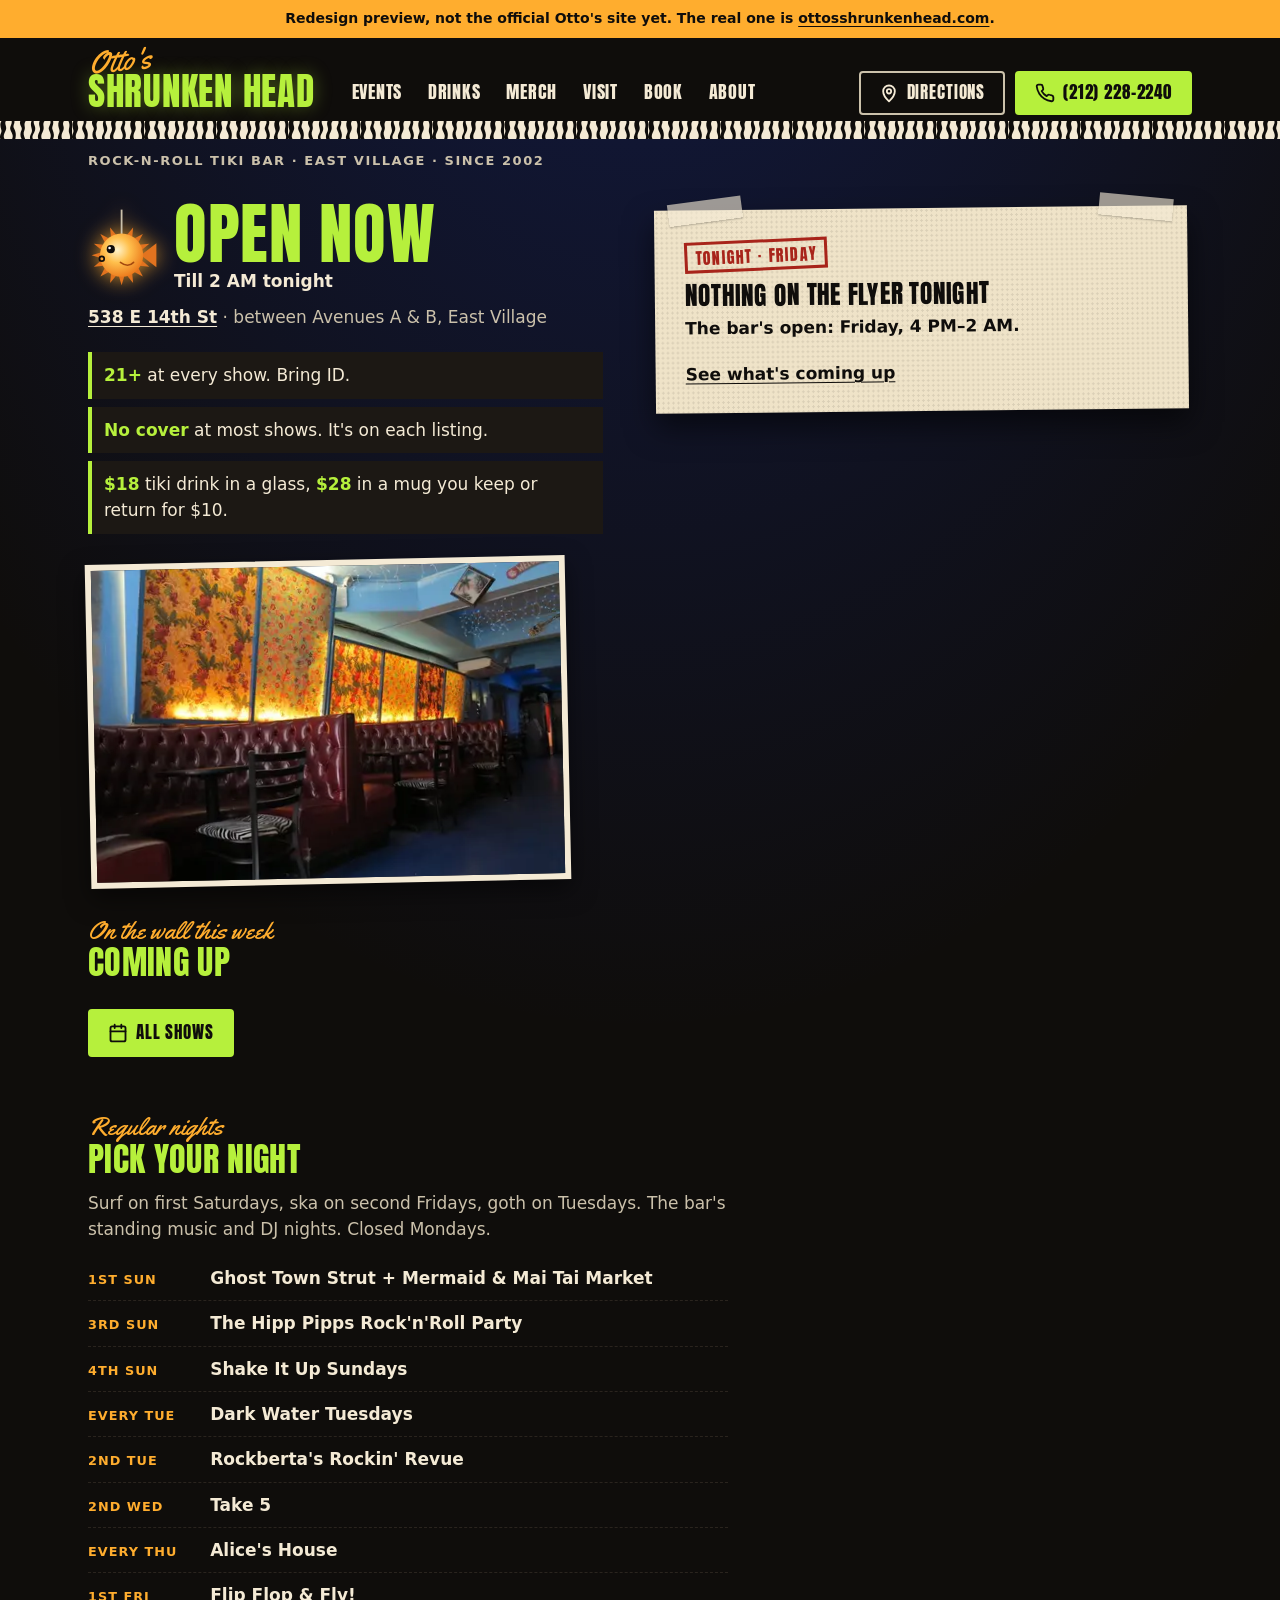
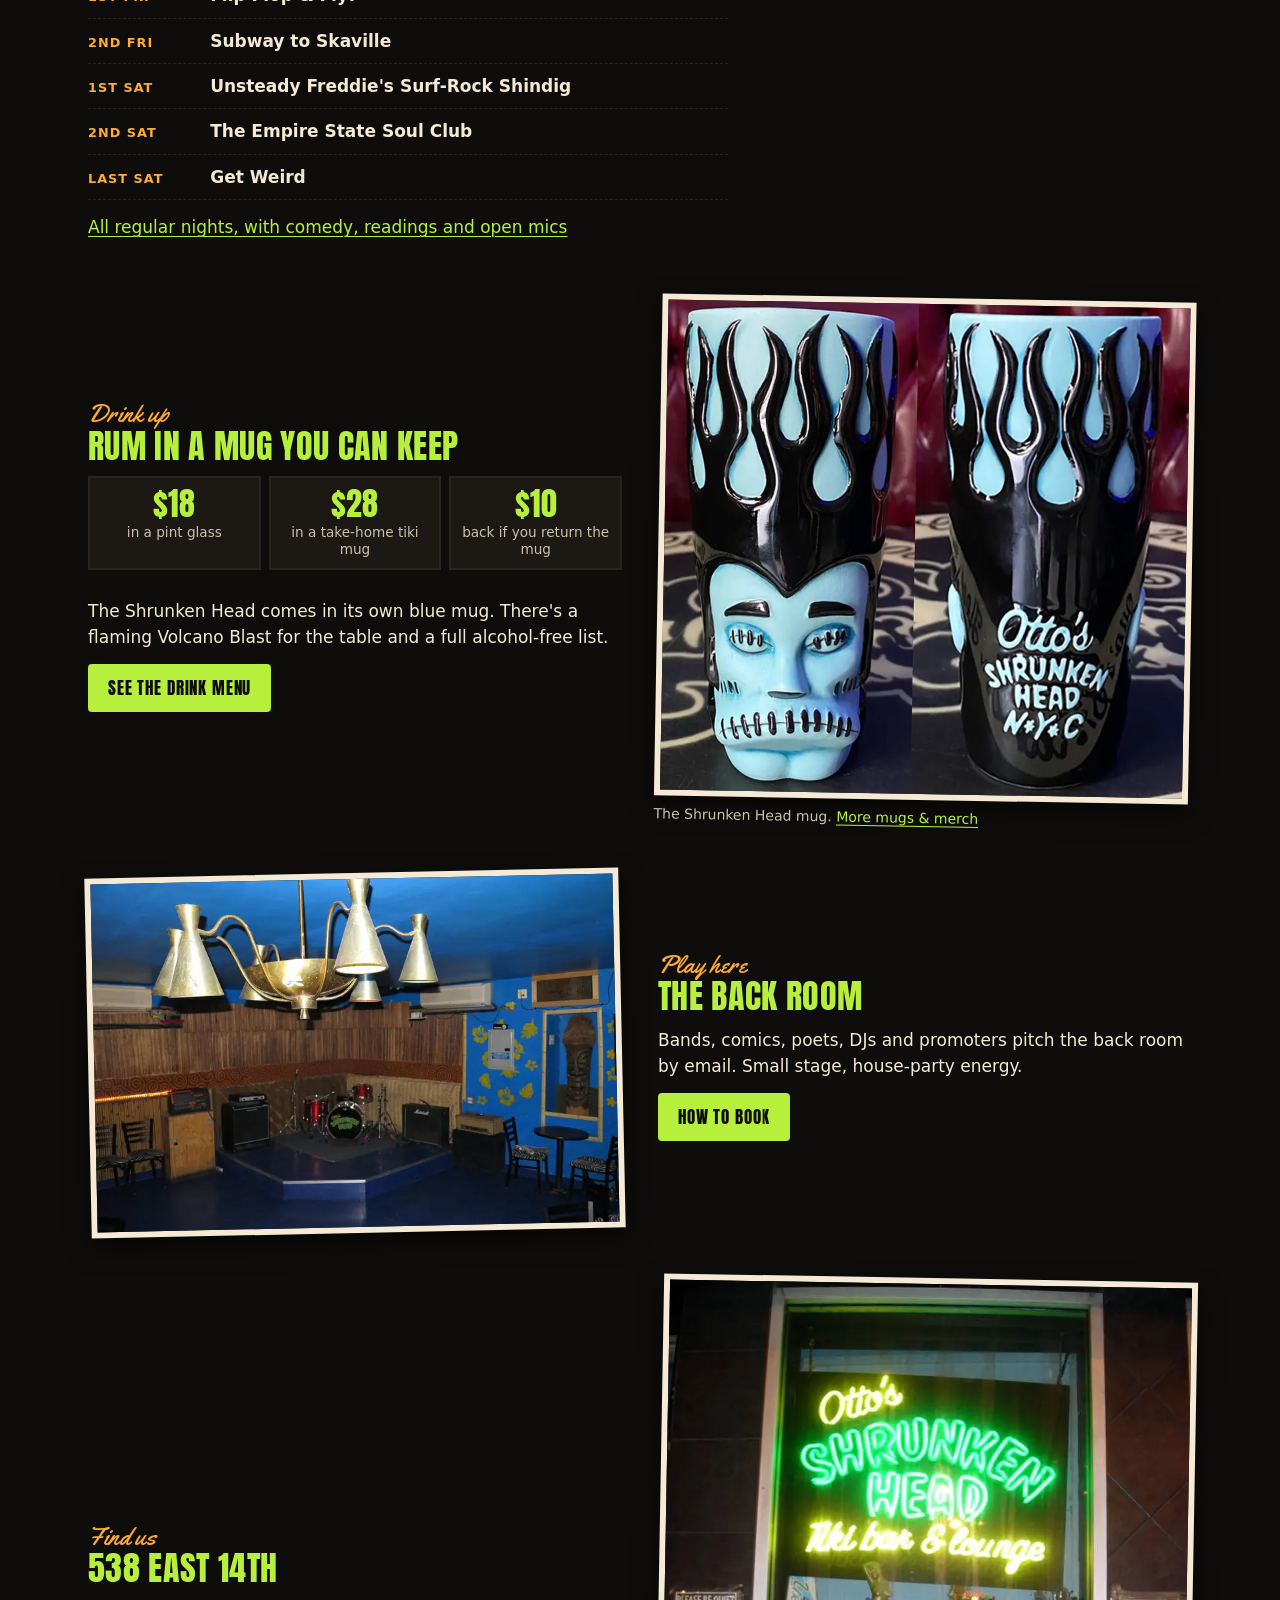
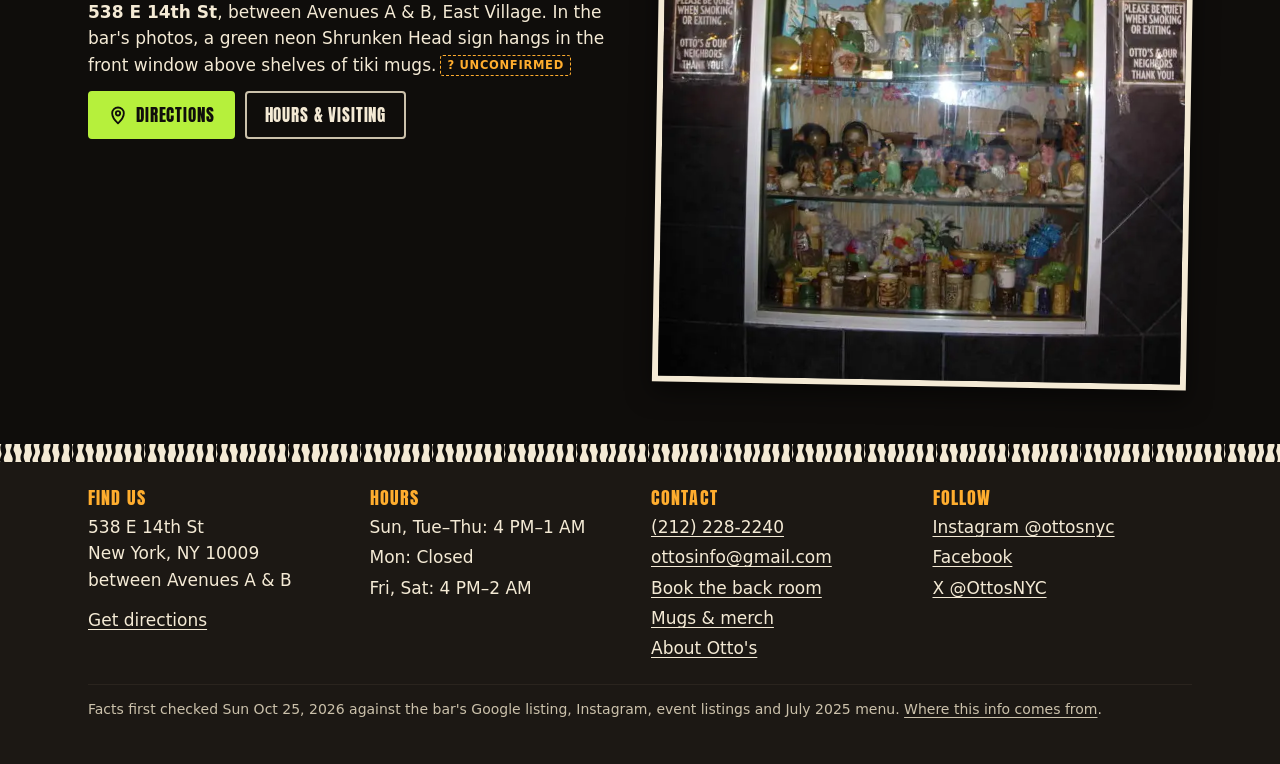
<file: index.html>
<!doctype html>
<html lang="en">
<head>
<meta charset="utf-8">
<meta name="viewport" content="width=device-width, initial-scale=1, viewport-fit=cover">
<title>Otto's Shrunken Head · Tiki bar, East Village NYC · Open tonight?</title>
<meta name="description" content="Is Otto's open tonight? Hours, tonight's bands and DJs, and directions to the rock-n-roll tiki bar at 538 E 14th St, East Village. Most shows free, 21+.">
<link rel="canonical" href="https://ottosshrunkenhead.com/">
<meta name="robots" content="noindex, nofollow">
<meta name="theme-color" content="#0f0d0b">
<meta property="og:type" content="website">
<meta property="og:site_name" content="Otto's Shrunken Head">
<meta property="og:title" content="Otto's Shrunken Head · Tiki bar, East Village NYC · Open tonight?">
<meta property="og:description" content="Is Otto's open tonight? Hours, tonight's bands and DJs, and directions to the rock-n-roll tiki bar at 538 E 14th St, East Village. Most shows free, 21+.">
<meta property="og:url" content="https://ottosshrunkenhead.com/">
<meta property="og:image" content="https://ottosshrunkenhead.com/assets/img/front-window-675.webp">
<link rel="icon" href="assets/favicon.svg" type="image/svg+xml">
<link rel="preload" href="assets/fonts/anton.woff2" as="font" type="font/woff2" crossorigin>
<style>@font-face{font-family:"Anton";src:url("assets/fonts/anton.woff2") format("woff2");font-display:swap}@font-face{font-family:"Yellowtail";src:url("assets/fonts/yellowtail.woff2") format("woff2");font-display:swap}@font-face{font-family:"Anton fallback";src:local("Impact"),local("Arial Narrow Bold"),local("Arial Bold");size-adjust:104%;ascent-override:118%;descent-override:33%}:root{--ink:#0f0d0b;--ink-2:#1c1814;--ink-3:#2a241e;--bone:#f4ead5;--bone-dim:#cbc1ab;--paper:#efe3c8;--lime:#b6f03c;--amber:#ffad2e;--oxblood:#7e1813;--stamp:#a8241a;--blue:#1733b0;--night:#0c1652;--pink:#ff86b9;--sky:#a9bcff;--f-display:"Anton","Anton fallback",Impact,"Arial Narrow Bold",sans-serif;--f-script:"Yellowtail","Brush Script MT",cursive;--f-body:system-ui,-apple-system,"Segoe UI",Roboto,"Helvetica Neue",Arial,sans-serif;--gutter:16px;--max:1160px;--bar-h:64px;--zebra:url("data:image/svg+xml,%3Csvg xmlns='http://www.w3.org/2000/svg' viewBox='0 0 160 40' preserveAspectRatio='none'%3E%3Crect width='160' height='40' fill='%23f4ead5'/%3E%3Cg fill='%230f0d0b'%3E%3Cpath d='M3 0h10c-4 7 3 12 0 20s-7 13-3 20H1c-4-8 4-13 2-20S-1 7 3 0z'/%3E%3Cpath d='M26 0h6c1 6-4 10-1 16s6 12 3 24h-7c4-9-2-14-4-21s4-11 3-19z'/%3E%3Cpath d='M45 0h12c-6 9 1 13-3 21-3 6-1 12 2 19h-8c-4-7-3-14 0-20s-6-11-3-20z'/%3E%3Cpath d='M70 0h5c-1 8 5 12 3 20s-8 12-5 20h-6c-2-9 5-13 4-20S67 8 70 0z'/%3E%3Cpath d='M88 0h11c-5 6-1 11-2 17-1 8-8 13-4 23h-8c-3-10 4-14 4-22 0-6-4-10-1-18z'/%3E%3Cpath d='M112 0h6c2 9-4 12-1 20s4 13 1 20h-7c4-7 1-13-2-20s5-12 3-20z'/%3E%3Cpath d='M131 0h11c-5 8 2 12-1 20-3 7-6 12-3 20h-9c-2-8 5-13 3-20s-4-12-1-20z'/%3E%3Cpath d='M152 0h8v40h-5c3-8-3-13-2-20s3-12-1-20z'/%3E%3C/g%3E%3C/svg%3E")}*,*::before,*::after{box-sizing:border-box}html{-webkit-text-size-adjust:100%;text-size-adjust:100%;scroll-padding-top:16px;scroll-padding-bottom:calc(var(--bar-h) + 24px)}body{margin:0;background:var(--ink);background-image:radial-gradient(120% 60% at 50% -10%,rgba(23,51,176,.38),transparent 60%);background-repeat:no-repeat;color:var(--bone);font:400 1.0625rem/1.55 var(--f-body);padding-bottom:calc(var(--bar-h) + env(safe-area-inset-bottom));overflow-wrap:break-word}img{max-width:100%;height:auto;display:block}a{color:var(--lime);text-underline-offset:.18em;text-decoration-thickness:.08em}a:hover{color:var(--bone)}:focus-visible{outline:3px solid var(--amber);outline-offset:3px;border-radius:2px}h1,h2,h3{line-height:1.05;margin:0}p{margin:0 0 .8em}ul,ol{margin:0;padding:0}[hidden]{display:none !important}.sr-only{position:absolute;width:1px;height:1px;padding:0;margin:-1px;overflow:hidden;clip:rect(0,0,0,0);white-space:nowrap;border:0}.skip{position:absolute;left:8px;top:-60px;z-index:50;background:var(--lime);color:var(--ink);padding:10px 14px;font-weight:700}.skip:focus{top:8px}.wrap{max-width:var(--max);margin:0 auto;padding:0 var(--gutter)}.zebra{height:18px;background:var(--zebra) repeat-x left center / 72px 100%}.preview-bar{margin:0;padding:8px var(--gutter);background:var(--amber);color:var(--ink);font-size:.875rem;font-weight:700;text-align:center}.preview-bar a{color:var(--ink)}.mast{background:var(--ink)}.mast__in{max-width:var(--max);margin:0 auto;padding:8px var(--gutter) 0;display:grid;grid-template-columns:1fr;align-items:end}.logo{display:inline-flex;flex-direction:column;text-decoration:none;color:inherit;padding:2px 0 4px;width:max-content}.logo__otto{font:400 1.5rem/0.8 var(--f-script);color:var(--amber);transform:rotate(-6deg);transform-origin:left bottom;margin-left:2px}.logo__head{font:400 1.75rem/1 var(--f-display);text-transform:uppercase;color:var(--lime);letter-spacing:.02em;margin-top:-2px;text-shadow:0 0 18px rgba(182,240,60,.35)}.nav{min-width:0}.nav ul{list-style:none;display:flex;gap:0;margin:0 calc(var(--gutter) * -1);padding:0 calc(var(--gutter) - 7px);overflow-x:auto;scrollbar-width:none}.nav ul::-webkit-scrollbar{display:none}.nav a{display:flex;align-items:center;min-height:44px;padding:0 7px;white-space:nowrap;font:400 1rem/1 var(--f-display);text-transform:uppercase;letter-spacing:.04em;color:var(--bone);text-decoration:none;border-bottom:4px solid transparent}.nav a:hover{color:var(--lime)}.nav a[aria-current="page"]{color:var(--lime);border-bottom-color:var(--lime)}.mast__cta{display:none}.btn{display:inline-flex;align-items:center;justify-content:center;gap:8px;min-height:48px;padding:0 18px;border-radius:4px;font:400 1.0625rem/1 var(--f-display);text-transform:uppercase;letter-spacing:.05em;text-decoration:none;color:var(--ink);background:var(--lime);border:2px solid var(--lime)}.btn:hover{background:var(--bone);border-color:var(--bone);color:var(--ink)}.btn--ghost{background:transparent;color:var(--bone);border-color:var(--bone-dim)}.btn--ghost:hover{background:var(--bone);color:var(--ink)}.btn svg{width:20px;height:20px;flex:none}.btns{display:flex;flex-wrap:wrap;gap:10px}.unc{display:inline-block;vertical-align:.1em;margin-left:.35em;font:700 .72rem/1 var(--f-body);letter-spacing:.06em;text-transform:uppercase;color:var(--amber);border:1.5px dashed var(--amber);border-radius:3px;padding:4px 6px 3px;text-decoration:none;white-space:nowrap}.unc::before{content:"? "}.unc:hover{background:var(--amber);color:var(--ink)}.flyer .unc,.paper .unc{color:var(--stamp);border-color:var(--stamp)}.flyer .unc:hover,.paper .unc:hover{background:var(--stamp);color:var(--paper)}.unc-note{color:var(--bone-dim);font-size:.9rem}.kicker{font:700 .8125rem/1.3 var(--f-body);text-transform:uppercase;letter-spacing:.12em;color:var(--bone-dim);margin:14px 0 10px}.status{display:grid;grid-template-columns:56px 1fr;gap:4px 14px;align-items:center;margin-bottom:18px}.status__state{font:400 2.75rem/0.95 var(--f-display);text-transform:uppercase;letter-spacing:.01em;color:var(--lime)}.status[data-open="false"] .status__state{color:var(--bone)}.status__detail{margin:2px 0 0;font-weight:600}.status__where{grid-column:1 / -1;margin:6px 0 0;color:var(--bone-dim)}.status__where a{color:var(--bone);font-weight:700}.puffer{width:56px;height:64px}.puffer svg{width:100%;height:100%;overflow:visible}.puffer .p-body{fill:url(#pufLit)}.puffer .p-spike{fill:#e2731f}.puffer[data-lit="true"] svg{filter:drop-shadow(0 0 10px rgba(255,173,46,.85));animation:glow 3.2s ease-in-out infinite}.puffer[data-lit="false"] .p-body{fill:#4b4339}.puffer[data-lit="false"] .p-spike{fill:#3a332c}@keyframes glow{50%{filter:drop-shadow(0 0 4px rgba(255,173,46,.55))}}.home-top{display:grid;grid-template-areas:"status" "flyer" "quick"}.home-top>.status{grid-area:status}.home-top>.tonight{grid-area:flyer}.home-top>.quick{grid-area:quick}.quick ul{list-style:none;display:grid;gap:8px;margin:4px 0 0}.quick li{padding:10px 12px;background:var(--ink-2);border-left:4px solid var(--lime)}.quick b{color:var(--lime);font-weight:800}.desk-only{display:none}.flyer{position:relative;color:var(--ink);background-color:var(--paper);background-image:radial-gradient(rgba(15,13,11,.09) 1px,transparent 1.3px);background-size:5px 5px;padding:22px 18px 18px;transform:rotate(-.6deg);box-shadow:0 14px 30px rgba(0,0,0,.55);margin:6px 4px 22px}.flyer::before,.flyer::after{content:"";position:absolute;top:-10px;width:74px;height:22px;background:rgba(244,234,213,.62);box-shadow:0 1px 2px rgba(0,0,0,.25)}.flyer::before{left:14px;transform:rotate(-7deg)}.flyer::after{right:14px;transform:rotate(6deg)}.flyer a{color:var(--ink)}.stamp{display:inline-block;font:400 1rem/1 var(--f-display);text-transform:uppercase;letter-spacing:.08em;color:var(--stamp);border:3px solid var(--stamp);padding:5px 8px 4px;transform:rotate(-2deg);margin:0 0 12px}.flyer__show + .flyer__show{border-top:2px dashed rgba(15,13,11,.35);margin-top:14px;padding-top:14px}.flyer__title{font:400 2rem/1 var(--f-display);text-transform:uppercase;letter-spacing:.01em}.flyer__meta{margin:6px 0 8px;font-weight:700}.flyer__more{display:inline-block;margin-top:12px;font-weight:700;min-height:24px}.flyer--quiet .flyer__title{font-size:1.6rem}.lineup{list-style:none;display:grid;gap:3px}.lineup li{display:grid;grid-template-columns:4.6em 1fr;gap:8px;align-items:baseline}.lineup__t{font-weight:700;font-variant-numeric:tabular-nums;font-size:.95rem}.lineup__act{font:400 1.25rem/1.15 var(--f-display);text-transform:uppercase;letter-spacing:.02em}.lineup--dark .lineup__t{color:var(--bone-dim)}.section{padding:34px 0 10px}.section__kick{font:400 1.6rem/1 var(--f-script);color:var(--amber);margin:0 0 2px}.section__h{font:400 2.1rem/1 var(--f-display);text-transform:uppercase;color:var(--lime);margin-bottom:14px;letter-spacing:.01em}.section__lede{color:var(--bone-dim);max-width:60ch}.page-h{font:400 3rem/0.95 var(--f-display);text-transform:uppercase;color:var(--lime);margin:6px 0 10px}.page-lede{font-size:1.125rem;max-width:56ch}.stubs{list-style:none;display:grid;gap:10px}.stub{display:grid;grid-template-columns:64px 1fr;gap:0;background:var(--ink-2);border-left:6px solid var(--oxblood);text-decoration:none;color:var(--bone);min-height:72px}.stub:hover{background:var(--ink-3);color:var(--bone)}.stub__date{display:grid;place-content:center;text-align:center;border-right:2px dashed var(--ink-3);padding:8px 4px}.stub__dow{font:700 .75rem/1 var(--f-body);text-transform:uppercase;letter-spacing:.1em;color:var(--amber)}.stub__day{font:400 1.9rem/1 var(--f-display)}.stub__mon{font:700 .75rem/1 var(--f-body);text-transform:uppercase;letter-spacing:.1em;color:var(--bone-dim)}.stub__body{padding:10px 12px}.stub__title{font:400 1.25rem/1.1 var(--f-display);text-transform:uppercase;display:block}.stub__line{display:-webkit-box;-webkit-line-clamp:2;-webkit-box-orient:vertical;overflow:hidden;color:var(--bone-dim);font-size:.95rem;margin-top:3px}.kind{display:inline-block;font:700 .72rem/1 var(--f-body);letter-spacing:.08em;text-transform:uppercase;padding:4px 6px 3px;border-radius:2px;color:var(--ink);background:var(--bone);vertical-align:.15em}.kind--music{background:var(--lime)}.kind--dj{background:var(--amber)}.kind--comedy{background:var(--pink)}.kind--openmic{background:var(--bone)}.kind--words{background:var(--sky)}.kind--market,.kind--party{background:var(--amber)}.week{list-style:none;display:grid;gap:14px}.week__day{background:var(--ink-2);padding:14px 14px 10px;border-top:4px solid var(--blue)}.week__name{font:400 1.5rem/1 var(--f-display);text-transform:uppercase;color:var(--bone);margin-bottom:8px}.week__list{list-style:none;display:grid;gap:10px}.week__which{font:700 .78rem/1.2 var(--f-body);text-transform:uppercase;letter-spacing:.08em;color:var(--amber)}.week__title{font-weight:700}.week__desc{color:var(--bone-dim);font-size:.95rem}.week__closed{color:var(--bone-dim)}.picks{list-style:none;display:grid;gap:0;max-width:640px}.picks li{display:grid;grid-template-columns:6.6em 1fr;gap:10px;align-items:baseline;padding:9px 0;border-bottom:1px dashed var(--ink-3)}.picks__when{font:700 .8rem/1.2 var(--f-body);text-transform:uppercase;letter-spacing:.08em;color:var(--amber)}.picks a{color:var(--bone);font-weight:700;text-decoration:none;min-height:24px}.picks__desc{display:block;color:var(--bone-dim);font-size:.92rem;font-weight:400}.picks a:hover{color:var(--lime);text-decoration:underline}.photo{margin:0;position:relative}.photo img{width:100%;border:6px solid var(--bone);box-shadow:0 10px 24px rgba(0,0,0,.5)}.photo figcaption{font-size:.875rem;color:var(--bone-dim);margin-top:8px}.tilt-l{transform:rotate(-1.2deg)}.tilt-r{transform:rotate(1deg)}.split{display:grid;gap:20px;align-items:center}.panel{background:var(--ink-2);padding:18px;border-top:4px solid var(--oxblood)}.panel--blue{border-top-color:var(--blue)}.panel--lime{border-top-color:var(--lime)}.deal{display:grid;grid-template-columns:repeat(3,1fr);gap:8px;margin:10px 0 14px}.deal__item{background:var(--ink-2);border:2px solid var(--ink-3);padding:10px 8px;text-align:center}.deal__price{display:block;font:400 2rem/1 var(--f-display);color:var(--lime)}.deal__label{display:block;font-size:.85rem;color:var(--bone-dim);margin-top:4px;line-height:1.25}.mug-ico{width:44px;height:54px;color:var(--lime)}.chips{list-style:none;display:flex;flex-wrap:wrap;gap:8px;margin:12px 0 6px}.chips a{display:inline-flex;align-items:center;min-height:40px;padding:0 14px;border-radius:999px;border:2px solid var(--bone-dim);color:var(--bone);text-decoration:none;font-weight:700;font-size:.95rem}.chips a:hover{border-color:var(--lime);color:var(--lime)}.day{margin-top:26px}.day__h{position:sticky;top:0;z-index:2;background:var(--ink);display:flex;align-items:baseline;gap:10px;flex-wrap:wrap;padding:10px 0 8px;border-bottom:3px solid var(--bone)}.day__dow{font:400 1.8rem/1 var(--f-display);text-transform:uppercase;color:var(--bone)}.day__date{font:400 1.8rem/1 var(--f-display);text-transform:uppercase;color:var(--bone-dim)}.day__tonight{font:400 1rem/1 var(--f-display);text-transform:uppercase;letter-spacing:.08em;background:var(--lime);color:var(--ink);padding:5px 8px 4px}.show{padding:16px 0 14px;border-bottom:1px solid var(--ink-3)}.show__top{display:flex;align-items:baseline;gap:10px;flex-wrap:wrap;margin-bottom:4px}.show__time{font-weight:800;font-variant-numeric:tabular-nums}.show__title{font:400 1.6rem/1.05 var(--f-display);text-transform:uppercase;letter-spacing:.01em;margin-bottom:8px}.show__desc{color:var(--bone-dim);margin:8px 0 0;max-width:62ch}.show__cover{display:inline-block;margin-top:8px;font-weight:700;color:var(--lime)}.show__flag{margin-top:8px}.regulars{background:var(--night);margin-top:40px;padding:34px 0 30px}.regulars .week__day{background:rgba(255,255,255,.05);border-top-color:var(--lime)}.menu-sec{padding-top:26px}.menu-sec__h{font:400 1.9rem/1 var(--f-display);text-transform:uppercase;color:var(--lime);display:flex;align-items:center;gap:8px;flex-wrap:wrap}.menu-sec__note{color:var(--amber);font-weight:700;margin:6px 0 10px}.drinks{list-style:none;display:grid;gap:0}.drink{padding:12px 0;border-bottom:1px dashed var(--ink-3)}.drink__row{display:flex;justify-content:space-between;gap:12px;align-items:baseline}.drink__name{font:400 1.35rem/1.1 var(--f-display);text-transform:uppercase;letter-spacing:.02em}.drink__price{font-weight:800;color:var(--lime);text-align:right;max-width:11em;flex:none}.drink__desc{color:var(--bone-dim);margin:3px 0 0}.flag{display:inline-block;font:700 .72rem/1 var(--f-body);text-transform:uppercase;letter-spacing:.08em;color:var(--ink);background:var(--amber);padding:4px 6px 3px;border-radius:2px;margin-left:6px;vertical-align:.2em}.prods{list-style:none;display:grid;grid-template-columns:repeat(2,1fr);gap:18px 12px;margin-top:8px}.prod img{width:100%;height:auto;aspect-ratio:4 / 5;object-fit:cover;border:5px solid var(--bone);background:var(--paper)}.prod--out img{filter:grayscale(1);opacity:.55}.prod__name{font:400 1.15rem/1.1 var(--f-display);text-transform:uppercase;letter-spacing:.02em;margin-top:8px}.prod__meta{display:flex;gap:8px;align-items:center;margin:4px 0 0}.prod__price{font-weight:800;color:var(--lime)}.prod__out{font:700 .72rem/1 var(--f-body);text-transform:uppercase;letter-spacing:.08em;color:var(--ink);background:var(--bone-dim);padding:4px 6px 3px;border-radius:2px}.prod__note{color:var(--bone-dim);font-size:.9rem;margin:2px 0 0}.prod__drink{color:var(--amber);font-size:.9rem;font-weight:700;margin:4px 0 0}.prod__buy{display:grid;gap:8px;margin-top:10px}.prod__size{display:grid;gap:4px;font-size:.85rem;font-weight:700;color:var(--bone-dim)}.prod__size select{min-height:40px;padding:0 8px;font:inherit;font-weight:400;color:var(--bone);background:var(--ink-2);border:2px solid var(--ink-3);border-radius:4px}.btn--small{min-height:44px;padding:0 12px;font-size:1rem}.btn.is-added{background:var(--amber);border-color:var(--amber)}.btn.is-added::after{content:" ✓"}.btn:disabled{opacity:.45;cursor:not-allowed}.pairs{list-style:none;display:grid;gap:0;max-width:720px}.pairs li{display:grid;grid-template-columns:48px 1fr;grid-template-rows:auto auto;column-gap:12px;align-items:center;padding:8px 0;border-bottom:1px dashed var(--ink-3)}.pairs img,.pairs__none{grid-row:1 / 3;width:48px;height:60px;object-fit:cover;border:3px solid var(--bone);background:var(--paper)}.pairs__none{border-style:dashed;border-color:var(--ink-3);background:transparent}.pairs__drink{font:400 1.2rem/1.1 var(--f-display);text-transform:uppercase;letter-spacing:.02em;color:var(--bone)}.pairs__mug{color:var(--bone-dim);font-size:.95rem}.pairs__mug a{color:var(--lime)}.drink__mug{display:block;color:var(--amber);font-size:.9rem;margin-top:2px}.drink__mug a{color:var(--amber)}.thanks{background:var(--lime);color:var(--ink);font-weight:700;padding:12px 14px;margin:16px 0 0}.cart-fab{position:fixed;right:14px;bottom:calc(var(--bar-h) + 14px + env(safe-area-inset-bottom));z-index:25;display:inline-flex;align-items:center;gap:8px;min-height:52px;padding:0 18px;border-radius:999px;font:400 1.1rem/1 var(--f-display);text-transform:uppercase;letter-spacing:.05em;color:var(--ink);background:var(--amber);border:3px solid var(--ink);box-shadow:0 8px 24px rgba(0,0,0,.55);cursor:pointer}.cart-fab svg{width:22px;height:22px}dialog.cart{width:min(520px,calc(100vw - 24px));max-height:calc(100vh - 32px);padding:18px;border:0;color:var(--ink);background:var(--paper);box-shadow:0 20px 60px rgba(0,0,0,.7)}dialog.cart::backdrop{background:rgba(15,13,11,.75)}.cart a{color:var(--ink)}.cart__head{display:flex;justify-content:space-between;align-items:center;gap:12px;border-bottom:3px solid var(--ink);padding-bottom:8px}.cart__head h2{font:400 1.8rem/1 var(--f-display);text-transform:uppercase}.cart__x{min-height:44px;padding:0 12px;font:700 .95rem/1 var(--f-body);background:transparent;border:2px solid var(--ink);border-radius:4px;color:var(--ink);cursor:pointer}.cart__empty{margin:16px 0}.cart__lines{list-style:none;display:grid}.cart__line{display:grid;grid-template-columns:1fr auto;grid-template-areas:"name price" "qty rm";gap:6px 10px;padding:12px 0;border-bottom:1px dashed rgba(15,13,11,.35)}.cart__name{grid-area:name;font:400 1.15rem/1.15 var(--f-display);text-transform:uppercase}.cart__price{grid-area:price;font-weight:800}.cart__qty{grid-area:qty;display:inline-flex;align-items:center;gap:10px}.cart__qty button{width:40px;height:40px;font:700 1.2rem/1 var(--f-body);background:var(--ink);color:var(--paper);border:0;border-radius:4px;cursor:pointer}.cart__rm{grid-area:rm;justify-self:end;min-height:40px;background:none;border:0;color:var(--stamp);font:700 .9rem/1 var(--f-body);text-decoration:underline;cursor:pointer}.cart__sums{margin:12px 0;display:grid;gap:4px}.cart__sums div{display:flex;justify-content:space-between}.cart__sums dt,.cart__sums dd{margin:0}.cart__total{font-weight:800;font-size:1.15rem;border-top:2px solid var(--ink);padding-top:6px}.cart__warn{background:var(--stamp);color:var(--paper);font-weight:700;padding:10px 12px}.cart__go{width:100%}.cart__go:hover{background:var(--ink);border-color:var(--ink);color:var(--paper)}.cart__off{background:var(--amber);padding:10px 12px;font-weight:700;margin-top:10px}.cart__off:focus{outline:3px solid var(--ink)}.cart__fine{font-size:.85rem;margin:10px 0 0;color:#4a4036}.press{list-style:none;display:grid;gap:12px}.press li{padding-left:14px;border-left:4px solid var(--blue)}.press__outlet{display:block;font:700 .78rem/1.3 var(--f-body);text-transform:uppercase;letter-spacing:.08em;color:var(--amber)}.press__title{color:var(--bone)}.legends b{font:400 1.25rem/1.15 var(--f-display);text-transform:uppercase;letter-spacing:.02em;color:var(--lime)}.hours{width:100%;border-collapse:collapse;font-size:1.0625rem}.hours th,.hours td{text-align:left;padding:10px 6px;border-bottom:1px solid var(--ink-3)}.hours th{font-weight:700}.hours td{text-align:right;font-variant-numeric:tabular-nums}.hours tr.is-today th,.hours tr.is-today td{color:var(--lime)}.hours tr.is-today th::after{content:" · today";font-weight:400;color:var(--bone-dim)}.facts{list-style:none;display:grid;gap:14px}.facts li{padding-left:16px;border-left:4px solid var(--oxblood);min-width:0;overflow-wrap:anywhere}.facts b{display:block;color:var(--bone)}.gear{padding-left:1.2em;display:grid;gap:4px}.src-table{width:100%;border-collapse:collapse;font-size:.95rem}.src-table th,.src-table td{text-align:left;vertical-align:top;padding:10px 8px;border-bottom:1px solid var(--ink-3)}.src-table thead th{color:var(--bone-dim);font-size:.8rem;text-transform:uppercase;letter-spacing:.08em}.ok{color:var(--lime);font-weight:700}.no{color:var(--amber);font-weight:700}.table-scroll{overflow-x:auto}.mailto-box{background:var(--paper);color:var(--ink);padding:16px;font-family:ui-monospace,Menlo,monospace;font-size:.9rem;white-space:pre-wrap;margin:10px 0 14px}.foot{margin-top:48px;background:var(--ink-2)}.foot__in{max-width:var(--max);margin:0 auto;padding:26px var(--gutter) 30px;display:grid;gap:22px}.foot h2{font:400 1.15rem/1 var(--f-display);text-transform:uppercase;letter-spacing:.06em;color:var(--amber);margin-bottom:8px}.foot ul{list-style:none;display:grid;gap:4px}.foot a{color:var(--bone);min-height:24px;display:inline-block}.foot__note{color:var(--bone-dim);font-size:.875rem;border-top:1px solid var(--ink-3);padding-top:14px}.foot__note a{color:var(--bone-dim)}.actbar{position:fixed;left:0;right:0;bottom:0;z-index:20;background:var(--ink);padding-bottom:env(safe-area-inset-bottom);box-shadow:0 -6px 20px rgba(0,0,0,.5)}.actbar .zebra{height:8px;background-size:32px 100%}.actbar ul{list-style:none;display:grid;grid-template-columns:repeat(3,1fr)}.actbar a{display:flex;flex-direction:column;align-items:center;justify-content:center;gap:3px;min-height:58px;color:var(--bone);text-decoration:none;font:400 .95rem/1 var(--f-display);text-transform:uppercase;letter-spacing:.06em}.actbar a:hover{color:var(--lime)}.actbar svg{width:22px;height:22px;color:var(--lime)}.actbar li + li a{border-left:1px solid var(--ink-3)}@media (min-width:700px){:root{--gutter:28px}.page-h{font-size:4.2rem}.split{grid-template-columns:1fr 1fr;gap:36px}.week{grid-template-columns:repeat(2,1fr)}.foot__in{grid-template-columns:repeat(4,1fr)}.foot__note{grid-column:1 / -1}.stubs{grid-template-columns:repeat(2,1fr)}.prods{grid-template-columns:repeat(3,1fr)}}@media (min-width:960px){:root{--bar-h:0px}.cart-fab{bottom:22px;right:22px}body{padding-bottom:0}.actbar{display:none}.mast__in{grid-template-columns:auto 1fr auto;gap:28px;padding-top:12px;padding-bottom:6px}.logo__otto{font-size:1.9rem}.logo__head{font-size:2.3rem}.nav ul{margin:0;padding:0;gap:8px}.nav a{font-size:1.15rem;padding:0 9px}.prods{grid-template-columns:repeat(4,1fr);gap:26px 20px}.mast__cta{display:flex;gap:10px;align-items:center}.mast__cta .btn{min-height:44px}.home-top{grid-template-columns:1fr 1.05fr;grid-template-areas:"status flyer" "quick flyer";grid-template-rows:auto 1fr;column-gap:48px;align-items:start;padding-top:22px}.desk-only{display:block;margin-top:26px;max-width:480px}.status__state{font-size:4.2rem}.status{grid-template-columns:72px 1fr}.puffer{width:72px;height:82px}.flyer{padding:30px 30px 26px}.flyer__title{font-size:2.6rem}.week{grid-template-columns:repeat(3,1fr)}.events-layout{display:grid;grid-template-columns:1fr 340px;gap:48px;align-items:start}.events-aside{position:sticky;top:20px}.menu-cols{columns:2;column-gap:48px}.menu-cols .menu-sec{break-inside:avoid}}@media (prefers-reduced-motion:reduce){*,*::before,*::after{animation:none !important;transition:none !important;scroll-behavior:auto !important}}@media print{.actbar,.mast__cta,.nav,.skip{display:none}body{background:#fff;color:#000}}</style>
<noscript><style>[data-status-live],.puffer{display:none}.nojs-hours{display:block!important}.status{grid-template-columns:1fr}</style></noscript>

<script type="application/ld+json">{"@context":"https://schema.org","@type":"BarOrPub","@id":"https://ottosshrunkenhead.com/#bar","name":"Otto's Shrunken Head","description":"Rock-n-roll tiki bar in the East Village since 2002. Rum drinks in tiki mugs up front, bands, DJs, comedy and open mics in the back room, most nights free.","url":"https://ottosshrunkenhead.com/","image":["https://ottosshrunkenhead.com/assets/img/front-window-675.webp","https://ottosshrunkenhead.com/assets/img/booths-1200.webp","https://ottosshrunkenhead.com/assets/img/back-room-stage-1200.webp"],"telephone":"+1-212-228-2240","email":"ottosinfo@gmail.com","address":{"@type":"PostalAddress","streetAddress":"538 E 14th St","addressLocality":"New York","addressRegion":"NY","postalCode":"10009","addressCountry":"US"},"geo":{"@type":"GeoCoordinates","latitude":40.7294629,"longitude":-73.9786985},"hasMap":"https://www.google.com/maps/search/?api=1&query=Otto's%20Shrunken%20Head%2C%20538%20E%2014th%20St%2C%20New%20York%2C%20NY%2010009","openingHoursSpecification":[{"@type":"OpeningHoursSpecification","dayOfWeek":["Sunday","Tuesday","Wednesday","Thursday"],"opens":"16:00","closes":"01:00"},{"@type":"OpeningHoursSpecification","dayOfWeek":["Friday","Saturday"],"opens":"16:00","closes":"02:00"}],"hasMenu":"https://ottosshrunkenhead.com/drinks.html","foundingDate":"2002","amenityFeature":[{"@type":"LocationFeatureSpecification","name":"Wheelchair-accessible entrance","value":true},{"@type":"LocationFeatureSpecification","name":"Wheelchair-accessible restroom","value":true},{"@type":"LocationFeatureSpecification","name":"Live music","value":true}],"sameAs":["https://www.instagram.com/ottosnyc/","https://www.facebook.com/OttosShrunkenHead","https://x.com/OttosNYC"]}</script>
</head>
<body>
<a class="skip" href="#main">Skip to content</a>
<p class="preview-bar">Redesign preview, not the official Otto's site yet. The real one is <a href="https://ottosshrunkenhead.com/">ottosshrunkenhead.com</a>.</p>
<header class="mast">
<div class="mast__in">
<a class="logo" href="index.html"><span class="logo__otto">Otto's</span><span class="logo__head">Shrunken Head</span><span class="sr-only">, home</span></a>
<nav class="nav" aria-label="Main"><ul><li><a href="events.html">Events</a></li><li><a href="drinks.html">Drinks</a></li><li><a href="merch.html">Merch</a></li><li><a href="visit.html">Visit</a></li><li><a href="book.html">Book</a></li><li><a href="about.html">About</a></li></ul></nav>
<div class="mast__cta"><a class="btn btn--ghost" href="https://www.google.com/maps/dir/?api=1&amp;destination=Otto's%20Shrunken%20Head%2C%20538%20E%2014th%20St%2C%20New%20York%2C%20NY%2010009"><svg viewBox="0 0 24 24" fill="none" stroke="currentColor" stroke-width="2.2" stroke-linecap="round" stroke-linejoin="round" aria-hidden="true" focusable="false"><path d="M12 22s7-6.2 7-12a7 7 0 1 0-14 0c0 5.8 7 12 7 12z"/><circle cx="12" cy="10" r="2.6"/></svg> Directions</a><a class="btn" href="tel:+12122282240"><svg viewBox="0 0 24 24" fill="none" stroke="currentColor" stroke-width="2.2" stroke-linecap="round" stroke-linejoin="round" aria-hidden="true" focusable="false"><path d="M22 16.9v3a2 2 0 0 1-2.2 2 19.8 19.8 0 0 1-8.6-3.1 19.5 19.5 0 0 1-6-6A19.8 19.8 0 0 1 2.1 4.2 2 2 0 0 1 4.1 2h3a2 2 0 0 1 2 1.7c.1.9.4 1.8.7 2.7a2 2 0 0 1-.5 2.1L8 9.8a16 16 0 0 0 6 6l1.3-1.3a2 2 0 0 1 2.1-.4c.9.3 1.8.6 2.7.7a2 2 0 0 1 1.7 2z"/></svg> (212) 228-2240</a></div>
</div>
<div class="zebra"></div>
</header>
<main id="main">

<div class="wrap">
<h1 class="kicker"><span class="sr-only">Otto's Shrunken Head: </span>Rock-n-roll tiki bar · East Village · since 2002</h1>
<div class="home-top">
<section class="status" data-status data-open="false" aria-labelledby="status-state">
<div class="puffer" data-lit="false"><svg viewBox="0 0 60 64" aria-hidden="true" focusable="false">
<defs><radialGradient id="pufLit" cx="40%" cy="38%" r="65%"><stop offset="0" stop-color="#fff4cc"/><stop offset=".45" stop-color="#ffc04d"/><stop offset="1" stop-color="#ec7a1c"/></radialGradient></defs>
<line x1="28" y1="0" x2="28" y2="21" stroke="#cbc1ab" stroke-width="1.5"/>
<polygon class="p-spike" points="44.5,42.1 51.1,47.6 42.6,46.8"/><polygon class="p-spike" points="41.7,48.1 45.7,55.7 38.1,51.7"/><polygon class="p-spike" points="36.8,52.6 37.6,61.1 32.1,54.5"/><polygon class="p-spike" points="30.5,54.8 28.0,63.0 25.5,54.8"/><polygon class="p-spike" points="23.9,54.5 18.4,61.1 19.2,52.6"/><polygon class="p-spike" points="17.9,51.7 10.3,55.7 14.3,48.1"/><polygon class="p-spike" points="13.4,46.8 4.9,47.6 11.5,42.1"/><polygon class="p-spike" points="11.2,40.5 3.0,38.0 11.2,35.5"/><polygon class="p-spike" points="11.5,33.9 4.9,28.4 13.4,29.2"/><polygon class="p-spike" points="14.3,27.9 10.3,20.3 17.9,24.3"/><polygon class="p-spike" points="19.2,23.4 18.4,14.9 23.9,21.5"/><polygon class="p-spike" points="32.1,21.5 37.6,14.9 36.8,23.4"/><polygon class="p-spike" points="38.1,24.3 45.7,20.3 41.7,27.9"/><polygon class="p-spike" points="42.6,29.2 51.1,28.4 44.5,33.9"/>
<polygon class="p-spike" points="44,38 57,28 57,48"/>
<circle class="p-body" cx="28" cy="38" r="18"/>
<circle cx="19" cy="33" r="3.4" fill="#0f0d0b"/><circle cx="18" cy="32" r="1.1" fill="#fff"/>
<circle cx="11.5" cy="41" r="2" fill="none" stroke="#0f0d0b" stroke-width="1.4"/>
<path d="M27 44c4 3 8 3 11 0" fill="none" stroke="#a3480f" stroke-width="1.3" stroke-linecap="round"/>
</svg></div>
<div data-status-live>
<h2 class="status__state" id="status-state" data-status-state>Closed now</h2>
<p class="status__detail" data-status-detail>Opens tomorrow at 4 PM</p>
</div>
<p class="status__detail nojs-hours" hidden>Sun, Tue–Thu 4 PM–1 AM · Mon Closed · Fri, Sat 4 PM–2 AM</p>
<p class="status__where"><a href="https://www.google.com/maps/dir/?api=1&amp;destination=Otto's%20Shrunken%20Head%2C%20538%20E%2014th%20St%2C%20New%20York%2C%20NY%2010009">538 E 14th St</a> · between Avenues A &amp; B, East Village</p>
</section>
<section class="quick" aria-label="Good to know">
<ul><li><b>21+</b> at every show. Bring ID.</li><li><b>No cover</b> at most shows. It's on each listing.</li><li><b>$18</b> tiki drink in a glass, <b>$28</b> in a mug you keep or return for $10.</li></ul>
<figure class="photo tilt-l desk-only"><img src="assets/img/booths-800.webp" srcset="assets/img/booths-480.webp 480w, assets/img/booths-800.webp 800w, assets/img/booths-1200.webp 1200w" sizes="480px" width="1200" height="801" alt="Red tufted leather booths under backlit orange floral panels, with a zebra-print chair." loading="lazy" decoding="async"></figure>
</section>
<section class="tonight" id="tonight" aria-labelledby="tonight-h">
<h2 id="tonight-h" class="sr-only">What's on tonight</h2>

<article class="flyer" data-night="2026-10-27" hidden>
<p class="stamp">Tonight · Tue Oct 27</p>
<div class="flyer__show">
<h3 class="flyer__title">Live music</h3>

<ol class="lineup "><li><span class="lineup__t">7 PM</span><span class="lineup__act">Jeff Weiss and the Earth Affair</span></li></ol>
</div><div class="flyer__show">
<h3 class="flyer__title">Bird &amp; Friends: Cosmic Unity</h3>
<p class="flyer__meta">9 PM–11 PM <span class="kind kind--comedy">Comedy</span></p>
<ol class="lineup "><li><span class="lineup__t">w/</span><span class="lineup__act">Michael Bird</span></li></ol>
</div><div class="flyer__show">
<h3 class="flyer__title">Party City</h3>
<p class="flyer__meta">11 PM <span class="kind kind--comedy">Comedy</span></p>

</div>
<a class="flyer__more" href="events.html#d-2026-10-27">Tonight's full listing</a>
</article>
<article class="flyer" data-night="2026-10-28" hidden>
<p class="stamp">Tonight · Wed Oct 28</p>
<div class="flyer__show">
<h3 class="flyer__title">Otto's Wednesday Band Night</h3>
<p class="flyer__meta">7 PM <span class="kind kind--openmic">Open mic</span></p>
<ol class="lineup "><li><span class="lineup__t">w/</span><span class="lineup__act">Otto's Shrunken Dead</span></li><li><span class="lineup__t">w/</span><span class="lineup__act">Early Days</span></li><li><span class="lineup__t">w/</span><span class="lineup__act">The Otto's Wednesday Band</span></li></ol>
</div>
<a class="flyer__more" href="events.html#d-2026-10-28">Tonight's full listing</a>
</article>
<article class="flyer" data-night="2026-10-29" hidden>
<p class="stamp">Tonight · Thu Oct 29</p>
<div class="flyer__show">
<h3 class="flyer__title">Alice's House</h3>
<p class="flyer__meta">6 PM <span class="kind kind--dj">DJ night</span></p>
<ol class="lineup "><li><span class="lineup__t">w/</span><span class="lineup__act">DJ Pitter Pat</span></li></ol>
</div><div class="flyer__show">
<h3 class="flyer__title">Live music</h3>
<p class="flyer__meta">7 PM–10 PM </p>
<ol class="lineup "><li><span class="lineup__t">7 PM</span><span class="lineup__act">Butter</span></li></ol>
</div>
<a class="flyer__more" href="events.html#d-2026-10-29">Tonight's full listing</a>
</article>
<article class="flyer" data-night="2026-10-30" hidden>
<p class="stamp">Tonight · Fri Oct 30</p>
<div class="flyer__show">
<h3 class="flyer__title">Live music</h3>

<ol class="lineup "><li><span class="lineup__t">7 PM</span><span class="lineup__act">Shawtime Duo</span></li><li><span class="lineup__t">8 PM</span><span class="lineup__act">Charbroiled Nuns</span></li><li><span class="lineup__t">9 PM</span><span class="lineup__act">Jabber Brigade</span></li><li><span class="lineup__t">10 PM</span><span class="lineup__act">Green Hell</span></li><li><span class="lineup__t">11 PM</span><span class="lineup__act">Rawmones</span></li></ol>
</div>
<a class="flyer__more" href="events.html#d-2026-10-30">Tonight's full listing</a>
</article>
<article class="flyer" data-night="2026-10-31" hidden>
<p class="stamp">Tonight · Sat Oct 31</p>
<div class="flyer__show">
<h3 class="flyer__title">Get Weird! Halloween Show</h3>
<p class="flyer__meta">7 PM <span class="kind kind--music">Live music</span></p>
<ol class="lineup "><li><span class="lineup__t">8 PM</span><span class="lineup__act">The Rover Boys Trio</span></li><li><span class="lineup__t">9 PM</span><span class="lineup__act">Band of Others</span></li><li><span class="lineup__t">10 PM</span><span class="lineup__act">The Pepperpot Bats</span></li><li><span class="lineup__t">11 PM</span><span class="lineup__act">Tarantinos NYC</span></li><li><span class="lineup__t">w/</span><span class="lineup__act">DJ Greg-Gory</span></li><li><span class="lineup__t">w/</span><span class="lineup__act">DJ Sindi Halfrats</span></li><li><span class="lineup__t">w/</span><span class="lineup__act">DJ One Iced Jack</span></li></ol>
</div>
<a class="flyer__more" href="events.html#d-2026-10-31">Tonight's full listing</a>
</article>
<article class="flyer" data-night="2026-11-01" hidden>
<p class="stamp">Tonight · Sun Nov 1</p>
<div class="flyer__show">
<h3 class="flyer__title">Honky Tonkin' at the Tiki Punk Bar</h3>
<p class="flyer__meta"> <span class="kind kind--music">Live music</span></p>
<ol class="lineup "><li><span class="lineup__t">6 PM</span><span class="lineup__act">James Godwin</span></li><li><span class="lineup__t">7 PM</span><span class="lineup__act">The Silver Dollar Generals</span></li><li><span class="lineup__t">8 PM</span><span class="lineup__act">Bang Bang Band Girl</span></li><li><span class="lineup__t">9 PM</span><span class="lineup__act">Florida Mans</span></li></ol>
</div>
<a class="flyer__more" href="events.html#d-2026-11-01">Tonight's full listing</a>
</article>
<article class="flyer" data-night="2026-11-03" hidden>
<p class="stamp">Tonight · Tue Nov 3</p>
<div class="flyer__show">
<h3 class="flyer__title">Old 2 Begin</h3>
<p class="flyer__meta">5 PM–7 PM <span class="kind kind--openmic">Open mic</span></p>

</div><div class="flyer__show">
<h3 class="flyer__title">Dark Water Tuesdays</h3>
<p class="flyer__meta">9 PM <span class="kind kind--dj">DJ night</span></p>
<ol class="lineup "><li><span class="lineup__t">w/</span><span class="lineup__act">DJ Paradox</span></li><li><span class="lineup__t">w/</span><span class="lineup__act">DJ Pitter Pat</span></li></ol>
</div><div class="flyer__show">
<h3 class="flyer__title">Bird &amp; Friends: Cosmic Unity</h3>
<p class="flyer__meta">9 PM–11 PM <span class="kind kind--comedy">Comedy</span></p>
<ol class="lineup "><li><span class="lineup__t">w/</span><span class="lineup__act">Michael Bird</span></li></ol>
</div><div class="flyer__show">
<h3 class="flyer__title">LMAO Show</h3>
<p class="flyer__meta">11 PM · One-drink minimum <span class="kind kind--comedy">Comedy</span></p>

</div>
<a class="flyer__more" href="events.html#d-2026-11-03">Tonight's full listing</a>
</article>
<article class="flyer" data-night="2026-11-04" hidden>
<p class="stamp">Tonight · Wed Nov 4</p>
<div class="flyer__show">
<h3 class="flyer__title">Otto's Wednesday Open Mic</h3>
<p class="flyer__meta">5 PM–10:30 PM <span class="kind kind--openmic">Open mic</span></p>

</div>
<a class="flyer__more" href="events.html#d-2026-11-04">Tonight's full listing</a>
</article>
<article class="flyer" data-night="2026-11-05" hidden>
<p class="stamp">Tonight · Thu Nov 5</p>
<div class="flyer__show">
<h3 class="flyer__title">Alice's House</h3>
<p class="flyer__meta">6 PM <span class="kind kind--dj">DJ night</span></p>
<ol class="lineup "><li><span class="lineup__t">w/</span><span class="lineup__act">DJ Pitter Pat</span></li></ol>
</div><div class="flyer__show">
<h3 class="flyer__title">Sit &amp; Die Co.</h3>
<p class="flyer__meta">8 PM–10 PM · No cover <span class="kind kind--music">Live music</span></p>
<ol class="lineup "><li><span class="lineup__t">w/</span><span class="lineup__act">Sit &amp; Die Co.</span></li><li><span class="lineup__t">w/</span><span class="lineup__act">Stella Rose Saint Clair</span></li></ol>
</div>
<a class="flyer__more" href="events.html#d-2026-11-05">Tonight's full listing</a>
</article>
<article class="flyer" data-night="2026-11-06" hidden>
<p class="stamp">Tonight · Fri Nov 6</p>
<div class="flyer__show">
<h3 class="flyer__title">No Name… and a Bag of Chips</h3>
<p class="flyer__meta">7 PM–8:30 PM · No cover <span class="kind kind--comedy">Comedy</span></p>
<ol class="lineup "><li><span class="lineup__t">w/</span><span class="lineup__act">The Summer Replacements</span></li><li><span class="lineup__t">w/</span><span class="lineup__act">Eric Vetter</span></li></ol>
</div><div class="flyer__show">
<h3 class="flyer__title">Flip Flop &amp; Fly!</h3>
<p class="flyer__meta">No cover <span class="kind kind--music">Live music</span></p>
<ol class="lineup "><li><span class="lineup__t">9 PM</span><span class="lineup__act">The Upper Hand</span></li><li><span class="lineup__t">10 PM</span><span class="lineup__act">Marley Bone</span></li><li><span class="lineup__t">11 PM</span><span class="lineup__act">The Black Angels NYC</span></li></ol>
</div>
<a class="flyer__more" href="events.html#d-2026-11-06">Tonight's full listing</a>
</article>
<article class="flyer" data-night="2026-11-07" hidden>
<p class="stamp">Tonight · Sat Nov 7</p>
<div class="flyer__show">
<h3 class="flyer__title">Live music</h3>

<ol class="lineup "><li><span class="lineup__t">5 PM</span><span class="lineup__act">Bloody Muffs</span></li><li><span class="lineup__t">6 PM</span><span class="lineup__act">Giftshop</span></li></ol>
</div><div class="flyer__show">
<h3 class="flyer__title">Unsteady Freddie's Surf-Rock Shindig</h3>
<p class="flyer__meta"> <span class="kind kind--music">Live music</span></p>
<ol class="lineup "><li><span class="lineup__t">8 PM</span><span class="lineup__act">The Weisstronauts</span></li><li><span class="lineup__t">9:30 PM</span><span class="lineup__act">9th Wave</span></li><li><span class="lineup__t">11 PM</span><span class="lineup__act">The Supertones</span></li></ol>
</div>
<a class="flyer__more" href="events.html#d-2026-11-07">Tonight's full listing</a>
</article>
<article class="flyer" data-night="2026-11-08" hidden>
<p class="stamp">Tonight · Sun Nov 8</p>
<div class="flyer__show">
<h3 class="flyer__title">Live music</h3>

<ol class="lineup "><li><span class="lineup__t">7 PM</span><span class="lineup__act">Gary Hood</span></li><li><span class="lineup__t">7:40 PM</span><span class="lineup__act">Ruminators with Patti Rothberg</span></li><li><span class="lineup__t">8:30 PM</span><span class="lineup__act">Didi Champagne (The Blueberry High Heels)</span></li><li><span class="lineup__t">9:15 PM</span><span class="lineup__act">Laurie Towers and John Pietaro, The Red Microphone</span></li></ol>
</div>
<a class="flyer__more" href="events.html#d-2026-11-08">Tonight's full listing</a>
</article>
<article class="flyer flyer--quiet" data-night="quiet" hidden>
<p class="stamp" data-fill-day>Tonight · Monday</p>
<h3 class="flyer__title">Nothing on the flyer tonight</h3>
<p class="flyer__meta">The bar's open: <span data-fill>Opens tomorrow at 4 PM</span>.</p>
<a class="flyer__more" href="events.html">See what's coming up</a>
</article>
<article class="flyer flyer--quiet" data-night="closed">
<p class="stamp" data-fill-day>Tonight · Monday</p>
<h3 class="flyer__title">Closed tonight</h3>
<p class="flyer__meta"><span data-fill>Opens tomorrow at 4 PM</span>.</p>
<a class="flyer__more" href="events.html">See what's coming up</a>
</article>
</section>
</div>

<section class="section" aria-labelledby="up-h">
<p class="section__kick">On the wall this week</p>
<h2 class="section__h" id="up-h">Coming up</h2>
<ul class="stubs" data-upcoming data-limit="6" data-after-tonight><li data-date="2026-10-27"><a class="stub" href="events.html#e-2026-10-27-jeff-weiss">
<span class="stub__date"><span class="stub__dow">Tue</span><span class="stub__day">27</span><span class="stub__mon">Oct</span></span>
<span class="stub__body"><span class="stub__title">Live music</span><span class="stub__line">7 PM · Jeff Weiss and the Earth Affair</span></span>
</a></li><li data-date="2026-10-27"><a class="stub" href="events.html#e-2026-10-27-bird-and-friends">
<span class="stub__date"><span class="stub__dow">Tue</span><span class="stub__day">27</span><span class="stub__mon">Oct</span></span>
<span class="stub__body"><span class="stub__title">Bird &amp; Friends: Cosmic Unity</span><span class="stub__line">9 PM · Michael Bird</span></span>
</a></li><li data-date="2026-10-27"><a class="stub" href="events.html#e-2026-10-27-party-city">
<span class="stub__date"><span class="stub__dow">Tue</span><span class="stub__day">27</span><span class="stub__mon">Oct</span></span>
<span class="stub__body"><span class="stub__title">Party City</span><span class="stub__line">11 PM · Comedy hour with fresh sets built from your suggestions. Newcomers can sign up for a five-minute slot.</span></span>
</a></li><li data-date="2026-10-28"><a class="stub" href="events.html#e-2026-10-28-wednesday-band-night">
<span class="stub__date"><span class="stub__dow">Wed</span><span class="stub__day">28</span><span class="stub__mon">Oct</span></span>
<span class="stub__body"><span class="stub__title">Otto's Wednesday Band Night</span><span class="stub__line">7 PM · Otto's Shrunken Dead · Early Days · The Otto's Wednesday Band</span></span>
</a></li><li data-date="2026-10-29"><a class="stub" href="events.html#e-2026-10-29-alices-house">
<span class="stub__date"><span class="stub__dow">Thu</span><span class="stub__day">29</span><span class="stub__mon">Oct</span></span>
<span class="stub__body"><span class="stub__title">Alice's House</span><span class="stub__line">6 PM · DJ Pitter Pat</span></span>
</a></li><li data-date="2026-10-29"><a class="stub" href="events.html#e-2026-10-29-butter">
<span class="stub__date"><span class="stub__dow">Thu</span><span class="stub__day">29</span><span class="stub__mon">Oct</span></span>
<span class="stub__body"><span class="stub__title">Live music</span><span class="stub__line">7 PM · Butter</span></span>
</a></li><li data-date="2026-10-30" hidden><a class="stub" href="events.html#e-2026-10-30-live-music">
<span class="stub__date"><span class="stub__dow">Fri</span><span class="stub__day">30</span><span class="stub__mon">Oct</span></span>
<span class="stub__body"><span class="stub__title">Live music</span><span class="stub__line">7 PM · Shawtime Duo · Charbroiled Nuns · Jabber Brigade + 2 more</span></span>
</a></li><li data-date="2026-10-31" hidden><a class="stub" href="events.html#e-2026-10-31-get-weird-halloween">
<span class="stub__date"><span class="stub__dow">Sat</span><span class="stub__day">31</span><span class="stub__mon">Oct</span></span>
<span class="stub__body"><span class="stub__title">Get Weird! Halloween Show</span><span class="stub__line">7 PM · The Rover Boys Trio · Band of Others · The Pepperpot Bats + 4 more</span></span>
</a></li><li data-date="2026-11-01" hidden><a class="stub" href="events.html#e-2026-11-01-honky-tonkin">
<span class="stub__date"><span class="stub__dow">Sun</span><span class="stub__day">1</span><span class="stub__mon">Nov</span></span>
<span class="stub__body"><span class="stub__title">Honky Tonkin' at the Tiki Punk Bar</span><span class="stub__line">6 PM · James Godwin · The Silver Dollar Generals · Bang Bang Band Girl + 1 more</span></span>
</a></li><li data-date="2026-11-03" hidden><a class="stub" href="events.html#e-2026-11-03-old-2-begin">
<span class="stub__date"><span class="stub__dow">Tue</span><span class="stub__day">3</span><span class="stub__mon">Nov</span></span>
<span class="stub__body"><span class="stub__title">Old 2 Begin</span><span class="stub__line">5 PM · Variety open mic for writers and performers 35 and over.</span></span>
</a></li><li data-date="2026-11-03" hidden><a class="stub" href="events.html#e-2026-11-03-dark-water">
<span class="stub__date"><span class="stub__dow">Tue</span><span class="stub__day">3</span><span class="stub__mon">Nov</span></span>
<span class="stub__body"><span class="stub__title">Dark Water Tuesdays</span><span class="stub__line">9 PM · DJ Paradox · DJ Pitter Pat</span></span>
</a></li><li data-date="2026-11-03" hidden><a class="stub" href="events.html#e-2026-11-03-bird-and-friends">
<span class="stub__date"><span class="stub__dow">Tue</span><span class="stub__day">3</span><span class="stub__mon">Nov</span></span>
<span class="stub__body"><span class="stub__title">Bird &amp; Friends: Cosmic Unity</span><span class="stub__line">9 PM · Michael Bird</span></span>
</a></li><li data-date="2026-11-03" hidden><a class="stub" href="events.html#e-2026-11-03-lmao-show">
<span class="stub__date"><span class="stub__dow">Tue</span><span class="stub__day">3</span><span class="stub__mon">Nov</span></span>
<span class="stub__body"><span class="stub__title">LMAO Show</span><span class="stub__line">11 PM · Stand-up from comics seen on Adult Swim, Amazon Prime and Just for Laughs.</span></span>
</a></li><li data-date="2026-11-04" hidden><a class="stub" href="events.html#e-2026-11-04-wednesday-open-mic">
<span class="stub__date"><span class="stub__dow">Wed</span><span class="stub__day">4</span><span class="stub__mon">Nov</span></span>
<span class="stub__body"><span class="stub__title">Otto's Wednesday Open Mic</span><span class="stub__line">5 PM · Open mic for musicians.</span></span>
</a></li><li data-date="2026-11-05" hidden><a class="stub" href="events.html#e-2026-11-05-alices-house">
<span class="stub__date"><span class="stub__dow">Thu</span><span class="stub__day">5</span><span class="stub__mon">Nov</span></span>
<span class="stub__body"><span class="stub__title">Alice's House</span><span class="stub__line">6 PM · DJ Pitter Pat</span></span>
</a></li><li data-date="2026-11-05" hidden><a class="stub" href="events.html#e-2026-11-05-sit-and-die">
<span class="stub__date"><span class="stub__dow">Thu</span><span class="stub__day">5</span><span class="stub__mon">Nov</span></span>
<span class="stub__body"><span class="stub__title">Sit &amp; Die Co.</span><span class="stub__line">8 PM · Sit &amp; Die Co. · Stella Rose Saint Clair</span></span>
</a></li><li data-date="2026-11-06" hidden><a class="stub" href="events.html#e-2026-11-06-no-name">
<span class="stub__date"><span class="stub__dow">Fri</span><span class="stub__day">6</span><span class="stub__mon">Nov</span></span>
<span class="stub__body"><span class="stub__title">No Name… and a Bag of Chips</span><span class="stub__line">7 PM · The Summer Replacements · Eric Vetter</span></span>
</a></li><li data-date="2026-11-06" hidden><a class="stub" href="events.html#e-2026-11-06-flip-flop-and-fly">
<span class="stub__date"><span class="stub__dow">Fri</span><span class="stub__day">6</span><span class="stub__mon">Nov</span></span>
<span class="stub__body"><span class="stub__title">Flip Flop &amp; Fly!</span><span class="stub__line">9 PM · The Upper Hand · Marley Bone · The Black Angels NYC</span></span>
</a></li><li data-date="2026-11-07" hidden><a class="stub" href="events.html#e-2026-11-07-bloody-muffs">
<span class="stub__date"><span class="stub__dow">Sat</span><span class="stub__day">7</span><span class="stub__mon">Nov</span></span>
<span class="stub__body"><span class="stub__title">Live music</span><span class="stub__line">5 PM · Bloody Muffs · Giftshop</span></span>
</a></li><li data-date="2026-11-07" hidden><a class="stub" href="events.html#e-2026-11-07-surf-rock-shindig">
<span class="stub__date"><span class="stub__dow">Sat</span><span class="stub__day">7</span><span class="stub__mon">Nov</span></span>
<span class="stub__body"><span class="stub__title">Unsteady Freddie's Surf-Rock Shindig</span><span class="stub__line">8 PM · The Weisstronauts · 9th Wave · The Supertones</span></span>
</a></li><li data-date="2026-11-08" hidden><a class="stub" href="events.html#e-2026-11-08-live-music">
<span class="stub__date"><span class="stub__dow">Sun</span><span class="stub__day">8</span><span class="stub__mon">Nov</span></span>
<span class="stub__body"><span class="stub__title">Live music</span><span class="stub__line">7 PM · Gary Hood · Ruminators with Patti Rothberg · Didi Champagne (The Blueberry High Heels) + 1 more</span></span>
</a></li><li data-date="2026-11-10" hidden><a class="stub" href="events.html#e-2026-11-10-bird-and-friends">
<span class="stub__date"><span class="stub__dow">Tue</span><span class="stub__day">10</span><span class="stub__mon">Nov</span></span>
<span class="stub__body"><span class="stub__title">Bird &amp; Friends: Cosmic Unity</span><span class="stub__line">9 PM · Michael Bird</span></span>
</a></li><li data-date="2026-11-10" hidden><a class="stub" href="events.html#e-2026-11-10-party-city">
<span class="stub__date"><span class="stub__dow">Tue</span><span class="stub__day">10</span><span class="stub__mon">Nov</span></span>
<span class="stub__body"><span class="stub__title">Party City</span><span class="stub__line">11 PM · Comedy hour with fresh sets built from your suggestions. Newcomers can sign up for a five-minute slot.</span></span>
</a></li><li data-date="2026-11-11" hidden><a class="stub" href="events.html#e-2026-11-11-take-5">
<span class="stub__date"><span class="stub__dow">Wed</span><span class="stub__day">11</span><span class="stub__mon">Nov</span></span>
<span class="stub__body"><span class="stub__title">Take 5</span><span class="stub__line">7 PM · DJ Yana Lil' Jerk</span></span>
</a></li><li data-date="2026-11-11" hidden><a class="stub" href="events.html#e-2026-11-11-wednesday-band-night">
<span class="stub__date"><span class="stub__dow">Wed</span><span class="stub__day">11</span><span class="stub__mon">Nov</span></span>
<span class="stub__body"><span class="stub__title">Otto's Wednesday Band Night</span><span class="stub__line">7 PM · Otto's Shrunken Dead · Early Days · The Otto's Wednesday Band</span></span>
</a></li><li data-date="2026-11-12" hidden><a class="stub" href="events.html#e-2026-11-12-alices-house">
<span class="stub__date"><span class="stub__dow">Thu</span><span class="stub__day">12</span><span class="stub__mon">Nov</span></span>
<span class="stub__body"><span class="stub__title">Alice's House</span><span class="stub__line">6 PM · DJ Pitter Pat</span></span>
</a></li><li data-date="2026-11-13" hidden><a class="stub" href="events.html#e-2026-11-13-subway-to-skaville">
<span class="stub__date"><span class="stub__dow">Fri</span><span class="stub__day">13</span><span class="stub__mon">Nov</span></span>
<span class="stub__body"><span class="stub__title">Subway to Skaville</span><span class="stub__line">8 PM · Kmoy · The Soularites · The Operators + 3 more</span></span>
</a></li><li data-date="2026-11-14" hidden><a class="stub" href="events.html#e-2026-11-14-live-music">
<span class="stub__date"><span class="stub__dow">Sat</span><span class="stub__day">14</span><span class="stub__mon">Nov</span></span>
<span class="stub__body"><span class="stub__title">Live music</span><span class="stub__line">5 PM · Marissa Gamble · Never Sometimes Always · So Choice</span></span>
</a></li><li data-date="2026-11-14" hidden><a class="stub" href="events.html#e-2026-11-14-empire-state-soul-club">
<span class="stub__date"><span class="stub__dow">Sat</span><span class="stub__day">14</span><span class="stub__mon">Nov</span></span>
<span class="stub__body"><span class="stub__title">The Empire State Soul Club</span><span class="stub__line">9 PM · DJ Connie T. Empress</span></span>
</a></li><li data-date="2026-11-15" hidden><a class="stub" href="events.html#e-2026-11-15-mike-mok">
<span class="stub__date"><span class="stub__dow">Sun</span><span class="stub__day">15</span><span class="stub__mon">Nov</span></span>
<span class="stub__body"><span class="stub__title">Live music</span><span class="stub__line">4:30 PM · Mike Mok and the Em-Tones</span></span>
</a></li><li data-date="2026-11-17" hidden><a class="stub" href="events.html#e-2026-11-17-michael-piroli">
<span class="stub__date"><span class="stub__dow">Tue</span><span class="stub__day">17</span><span class="stub__mon">Nov</span></span>
<span class="stub__body"><span class="stub__title">Live music</span><span class="stub__line">7:30 PM · Michael Piroli</span></span>
</a></li><li data-date="2026-11-17" hidden><a class="stub" href="events.html#e-2026-11-17-bird-and-friends">
<span class="stub__date"><span class="stub__dow">Tue</span><span class="stub__day">17</span><span class="stub__mon">Nov</span></span>
<span class="stub__body"><span class="stub__title">Bird &amp; Friends: Cosmic Unity</span><span class="stub__line">9 PM · Michael Bird</span></span>
</a></li><li data-date="2026-11-18" hidden><a class="stub" href="events.html#e-2026-11-18-wednesday-open-mic">
<span class="stub__date"><span class="stub__dow">Wed</span><span class="stub__day">18</span><span class="stub__mon">Nov</span></span>
<span class="stub__body"><span class="stub__title">Otto's Wednesday Open Mic</span><span class="stub__line">5 PM · Open mic for musicians.</span></span>
</a></li><li data-date="2026-11-18" hidden><a class="stub" href="events.html#e-2026-11-18-old-2-begin">
<span class="stub__date"><span class="stub__dow">Wed</span><span class="stub__day">18</span><span class="stub__mon">Nov</span></span>
<span class="stub__body"><span class="stub__title">Old 2 Begin</span><span class="stub__line">5 PM · Variety open mic for writers and performers 35 and over.</span></span>
</a></li><li data-date="2026-11-19" hidden><a class="stub" href="events.html#e-2026-11-19-alices-house">
<span class="stub__date"><span class="stub__dow">Thu</span><span class="stub__day">19</span><span class="stub__mon">Nov</span></span>
<span class="stub__body"><span class="stub__title">Alice's House</span><span class="stub__line">6 PM · DJ Pitter Pat</span></span>
</a></li><li data-date="2026-11-19" hidden><a class="stub" href="events.html#e-2026-11-19-neuronautic">
<span class="stub__date"><span class="stub__dow">Thu</span><span class="stub__day">19</span><span class="stub__mon">Nov</span></span>
<span class="stub__body"><span class="stub__title">NeuroNautic Institute Presents</span><span class="stub__line">7 PM · Monthly reading series from the NeuroNautic art collective and poetry press.</span></span>
</a></li><li data-date="2026-11-19" hidden><a class="stub" href="events.html#e-2026-11-19-kay-allen">
<span class="stub__date"><span class="stub__dow">Thu</span><span class="stub__day">19</span><span class="stub__mon">Nov</span></span>
<span class="stub__body"><span class="stub__title">Live music</span><span class="stub__line">9:30 PM · Kay Allen</span></span>
</a></li><li data-date="2026-11-20" hidden><a class="stub" href="events.html#e-2026-11-20-adverse-abstraction">
<span class="stub__date"><span class="stub__dow">Fri</span><span class="stub__day">20</span><span class="stub__mon">Nov</span></span>
<span class="stub__body"><span class="stub__title">Adverse Abstraction</span><span class="stub__line">5:30 PM · Poetry and experimental work from new and established artists.</span></span>
</a></li><li data-date="2026-11-21" hidden><a class="stub" href="events.html#e-2026-11-21-live-music">
<span class="stub__date"><span class="stub__dow">Sat</span><span class="stub__day">21</span><span class="stub__mon">Nov</span></span>
<span class="stub__body"><span class="stub__title">Live music</span><span class="stub__line">7:30 PM · Vipers in the Grass · Zerof's · Polyabuse + 1 more</span></span>
</a></li></ul>
<p style="margin-top:16px"><a class="btn" href="events.html"><svg viewBox="0 0 24 24" fill="none" stroke="currentColor" stroke-width="2.2" stroke-linecap="round" stroke-linejoin="round" aria-hidden="true" focusable="false"><rect x="3" y="4" width="18" height="18" rx="2"/><path d="M16 2v4M8 2v4M3 10h18"/></svg> All shows</a></p>
</section>

<section class="section" aria-labelledby="wk-h">
<p class="section__kick">Regular nights</p>
<h2 class="section__h" id="wk-h">Pick your night</h2>
<p class="section__lede">Surf on first Saturdays, ska on second Fridays, goth on Tuesdays. The bar's standing music and DJ nights. Closed Mondays.</p>
<ul class="picks"><li><span class="picks__when">1st Sun</span><a href="events.html#r-ghost-town-strut">Ghost Town Strut + Mermaid &amp; Mai Tai Market</a></li><li><span class="picks__when">3rd Sun</span><a href="events.html#r-hipp-pipps">The Hipp Pipps Rock'n'Roll Party</a></li><li><span class="picks__when">4th Sun</span><a href="events.html#r-shake-it-up">Shake It Up Sundays</a></li><li><span class="picks__when">Every Tue</span><a href="events.html#r-dark-water">Dark Water Tuesdays</a></li><li><span class="picks__when">2nd Tue</span><a href="events.html#r-rockberta">Rockberta's Rockin' Revue</a></li><li><span class="picks__when">2nd Wed</span><a href="events.html#r-take-5">Take 5</a></li><li><span class="picks__when">Every Thu</span><a href="events.html#r-alices-house">Alice's House</a></li><li><span class="picks__when">1st Fri</span><a href="events.html#r-flip-flop-fly">Flip Flop &amp; Fly!</a></li><li><span class="picks__when">2nd Fri</span><a href="events.html#r-skaville">Subway to Skaville</a></li><li><span class="picks__when">1st Sat</span><a href="events.html#r-surf-rock-shindig">Unsteady Freddie's Surf-Rock Shindig</a></li><li><span class="picks__when">2nd Sat</span><a href="events.html#r-empire-state-soul-club">The Empire State Soul Club</a></li><li><span class="picks__when">Last Sat</span><a href="events.html#r-get-weird">Get Weird</a></li></ul>
<p style="margin-top:14px"><a href="events.html#regulars">All regular nights, with comedy, readings and open mics</a></p>
</section>

<section class="section split" aria-labelledby="dr-h">
<div>
<p class="section__kick">Drink up</p>
<h2 class="section__h" id="dr-h">Rum in a mug you can keep</h2>
<div class="deal" role="list"><p class="deal__item" role="listitem"><span class="deal__price">$18</span><span class="deal__label">in a pint glass</span></p><p class="deal__item" role="listitem"><span class="deal__price">$28</span><span class="deal__label">in a take-home tiki mug</span></p><p class="deal__item" role="listitem"><span class="deal__price">$10</span><span class="deal__label">back if you return the mug</span></p></div>
<p>The Shrunken Head comes in its own blue mug. There's a flaming Volcano Blast for the table and a full alcohol-free list.</p>
<p><a class="btn" href="drinks.html">See the drink menu</a></p>
</div>
<figure class="photo tilt-r"><img src="assets/img/blue-mug-853.webp" srcset="assets/img/blue-mug-480.webp 480w, assets/img/blue-mug-853.webp 853w" sizes="(min-width: 700px) 45vw, 100vw" width="853" height="800" alt="The Otto's Shrunken Head mug in light blue and black, each with flames over a carved shrunken-head face." loading="lazy" decoding="async"><figcaption>The Shrunken Head mug. <a href="merch.html">More mugs &amp; merch</a></figcaption></figure>
</section>

<section class="section split" aria-labelledby="bk-h">
<figure class="photo tilt-l"><img src="assets/img/back-room-stage-800.webp" srcset="assets/img/back-room-stage-480.webp 480w, assets/img/back-room-stage-800.webp 800w, assets/img/back-room-stage-1200.webp 1200w" sizes="(min-width: 700px) 45vw, 100vw" width="1200" height="801" alt="The back room: a low carpeted stage with a drum kit and amps under a brass atomic-age chandelier, blue walls." loading="lazy" decoding="async"></figure>
<div>
<p class="section__kick">Play here</p>
<h2 class="section__h" id="bk-h">The back room</h2>
<p>Bands, comics, poets, DJs and promoters pitch the back room by email. Small stage, house-party energy.</p>
<p><a class="btn" href="book.html">How to book</a></p>
</div>
</section>

<section class="section split" aria-labelledby="fd-h">
<div>
<p class="section__kick">Find us</p>
<h2 class="section__h" id="fd-h">538 East 14th</h2>
<p><strong>538 E 14th St</strong>, between Avenues A &amp; B, East Village. In the bar's photos, a green neon Shrunken Head sign hangs in the front window above shelves of tiki mugs.<a class="unc" href="sources.html#f-window-sign" title="Seen in the bar's own photo from 2011. No recent photo checked.">Unconfirmed<span class="sr-only">: Green neon Shrunken Head sign in the front window. See sources</span></a></p>
<div class="btns"><a class="btn" href="https://www.google.com/maps/dir/?api=1&amp;destination=Otto's%20Shrunken%20Head%2C%20538%20E%2014th%20St%2C%20New%20York%2C%20NY%2010009"><svg viewBox="0 0 24 24" fill="none" stroke="currentColor" stroke-width="2.2" stroke-linecap="round" stroke-linejoin="round" aria-hidden="true" focusable="false"><path d="M12 22s7-6.2 7-12a7 7 0 1 0-14 0c0 5.8 7 12 7 12z"/><circle cx="12" cy="10" r="2.6"/></svg> Directions</a><a class="btn btn--ghost" href="visit.html">Hours & visiting</a></div>
</div>
<figure class="photo tilt-r"><img src="assets/img/front-window-675.webp" srcset="assets/img/front-window-480.webp 480w, assets/img/front-window-675.webp 675w" sizes="(min-width: 700px) 45vw, 100vw" width="675" height="900" alt="Otto's front window at night: green neon reading Otto's Shrunken Head, Tiki bar &amp; lounge, over shelves of tiki mugs." loading="lazy" decoding="async"></figure>
</section>
</div>
</main>
<footer class="foot">
<div class="zebra"></div>
<div class="foot__in">
<section aria-labelledby="ft-find"><h2 id="ft-find">Find us</h2><p>538 E 14th St<br>New York, NY 10009<br>between Avenues A &amp; B</p><a href="https://www.google.com/maps/dir/?api=1&amp;destination=Otto's%20Shrunken%20Head%2C%20538%20E%2014th%20St%2C%20New%20York%2C%20NY%2010009">Get directions</a></section>
<section aria-labelledby="ft-hours"><h2 id="ft-hours">Hours</h2><ul><li>Sun, Tue–Thu: 4 PM–1 AM</li><li>Mon: Closed</li><li>Fri, Sat: 4 PM–2 AM</li></ul></section>
<section aria-labelledby="ft-contact"><h2 id="ft-contact">Contact</h2><ul><li><a href="tel:+12122282240">(212) 228-2240</a></li><li><a href="mailto:ottosinfo@gmail.com">ottosinfo@gmail.com</a></li><li><a href="book.html">Book the back room</a></li><li><a href="merch.html">Mugs & merch</a></li><li><a href="about.html">About Otto's</a></li></ul></section>
<section aria-labelledby="ft-follow"><h2 id="ft-follow">Follow</h2><ul><li><a href="https://www.instagram.com/ottosnyc/">Instagram @ottosnyc</a></li><li><a href="https://www.facebook.com/OttosShrunkenHead">Facebook</a></li><li><a href="https://x.com/OttosNYC">X @OttosNYC</a></li></ul></section>
<p class="foot__note">Facts first checked Sun Oct 25, 2026 against the bar's Google listing, Instagram, event listings and July 2025 menu. <a href="sources.html">Where this info comes from</a>.</p>
</div>
</footer>
<nav class="actbar" aria-label="Quick actions">
<div class="zebra"></div>
<ul>
<li><a href="https://www.google.com/maps/dir/?api=1&amp;destination=Otto's%20Shrunken%20Head%2C%20538%20E%2014th%20St%2C%20New%20York%2C%20NY%2010009"><svg viewBox="0 0 24 24" fill="none" stroke="currentColor" stroke-width="2.2" stroke-linecap="round" stroke-linejoin="round" aria-hidden="true" focusable="false"><path d="M12 22s7-6.2 7-12a7 7 0 1 0-14 0c0 5.8 7 12 7 12z"/><circle cx="12" cy="10" r="2.6"/></svg>Directions</a></li>
<li><a href="tel:+12122282240"><svg viewBox="0 0 24 24" fill="none" stroke="currentColor" stroke-width="2.2" stroke-linecap="round" stroke-linejoin="round" aria-hidden="true" focusable="false"><path d="M22 16.9v3a2 2 0 0 1-2.2 2 19.8 19.8 0 0 1-8.6-3.1 19.5 19.5 0 0 1-6-6A19.8 19.8 0 0 1 2.1 4.2 2 2 0 0 1 4.1 2h3a2 2 0 0 1 2 1.7c.1.9.4 1.8.7 2.7a2 2 0 0 1-.5 2.1L8 9.8a16 16 0 0 0 6 6l1.3-1.3a2 2 0 0 1 2.1-.4c.9.3 1.8.6 2.7.7a2 2 0 0 1 1.7 2z"/></svg>Call</a></li>
<li><a href="events.html"><svg viewBox="0 0 24 24" fill="none" stroke="currentColor" stroke-width="2.2" stroke-linecap="round" stroke-linejoin="round" aria-hidden="true" focusable="false"><rect x="3" y="4" width="18" height="18" rx="2"/><path d="M16 2v4M8 2v4M3 10h18"/></svg>Shows</a></li>
</ul>
</nav>
<script>window.OTTO_HOURS=[[16,25],null,[16,25],[16,25],[16,25],[16,26],[16,26]];(function () {
var H = window.OTTO_HOURS;
var SHORT = ['Sun', 'Mon', 'Tue', 'Wed', 'Thu', 'Fri', 'Sat'];
var LONG = ['Sunday', 'Monday', 'Tuesday', 'Wednesday', 'Thursday', 'Friday', 'Saturday'];
var p = {};
try {
new Intl.DateTimeFormat('en-US', { timeZone: 'America/New_York', year: 'numeric', month: '2-digit', day: '2-digit', hour: '2-digit', minute: '2-digit', hourCycle: 'h23', weekday: 'short' })
.formatToParts(new Date()).forEach(function (x) { p[x.type] = x.value; });
} catch (e) { return; }
var dow = SHORT.indexOf(p.weekday), mins = (+p.hour) * 60 + (+p.minute);
var today = p.year + '-' + p.month + '-' + p.day;
function shift(iso, n) { var t = new Date(iso + 'T12:00:00Z'); t.setUTCDate(t.getUTCDate() + n); return t.toISOString().slice(0, 10); }
function clock(h) { var hr = Math.floor(h) % 24, m = Math.round((h % 1) * 60), x = hr % 12 || 12; return x + (m ? ':' + (m < 10 ? '0' : '') + m : '') + (hr < 12 ? ' AM' : ' PM'); }
// Open now?
var y = H[(dow + 6) % 7], t = H[dow], open = false, closeAt = null, late = false;
if (y && y[1] > 24 && mins < (y[1] - 24) * 60) { open = true; closeAt = y[1]; late = true; }
else if (t && mins >= t[0] * 60 && (t[1] > 24 || mins < t[1] * 60)) { open = true; closeAt = t[1]; }
// "Tonight" stays on the previous evening while the bar is still open after midnight
var night = late ? shift(today, -1) : today;
var nightDow = late ? (dow + 6) % 7 : dow;
var detail;
if (open) detail = 'Till ' + clock(closeAt) + (closeAt > 24 && mins >= 12 * 60 ? ' tonight' : '');
else if (t && mins < t[0] * 60) detail = 'Opens today at ' + clock(t[0]);
else {
for (var k = 1; k <= 7; k++) {
var nx = H[(dow + k) % 7];
if (nx) { detail = 'Opens ' + (k === 1 ? 'tomorrow' : LONG[(dow + k) % 7]) + ' at ' + clock(nx[0]); break; }
}
}
var st = document.querySelector('[data-status]');
if (st) {
st.setAttribute('data-open', open ? 'true' : 'false');
st.querySelector('[data-status-state]').textContent = open ? 'Open now' : 'Closed now';
st.querySelector('[data-status-detail]').textContent = detail;
var pf = st.querySelector('.puffer');
if (pf) pf.setAttribute('data-lit', open ? 'true' : 'false');
}
// Tonight's flyer
var flyers = document.querySelectorAll('[data-night]');
if (flyers.length) {
var hit = null;
for (var i = 0; i < flyers.length; i++) if (flyers[i].getAttribute('data-night') === night) hit = flyers[i];
if (!hit) {
var hn = H[nightDow];
hit = document.querySelector(hn ? '[data-night="quiet"]' : '[data-night="closed"]');
var slot = hit && hit.querySelector('[data-fill]');
if (slot) slot.textContent = hn ? LONG[nightDow] + ', ' + clock(hn[0]) + '–' + clock(hn[1]) : (detail || '');
var lab = hit && hit.querySelector('[data-fill-day]');
if (lab) lab.textContent = 'Tonight · ' + LONG[nightDow];
}
for (var j = 0; j < flyers.length; j++) flyers[j].hidden = flyers[j] !== hit;
}
// Upcoming lists: hide past dates, honour data-limit, optionally skip tonight
var lists = document.querySelectorAll('[data-upcoming]');
for (var a = 0; a < lists.length; a++) {
var L = lists[a], limit = +L.getAttribute('data-limit') || 999, after = L.hasAttribute('data-after-tonight'), shown = 0;
var items = L.querySelectorAll('[data-date]');
for (var b = 0; b < items.length; b++) {
var d = items[b].getAttribute('data-date');
var keep = (after ? d > night : d >= night) && shown < limit;
items[b].hidden = !keep;
if (keep) shown++;
}
}
// Day groups on the events page
var days = document.querySelectorAll('[data-day]');
for (var c = 0; c < days.length; c++) {
var dd = days[c].getAttribute('data-day');
days[c].hidden = dd < night;
var badge = days[c].querySelector('[data-tonight-badge]');
if (badge) badge.hidden = dd !== night;
}
var tl = document.querySelector('[data-tonight-link]');
if (tl) tl.hidden = !document.querySelector('[data-day="' + night + '"]');
// Hours table
var rows = document.querySelectorAll('[data-dow]');
for (var r = 0; r < rows.length; r++) {
var isToday = +rows[r].getAttribute('data-dow') === nightDow;
rows[r].classList.toggle('is-today', isToday);
if (isToday) rows[r].setAttribute('aria-current', 'date'); else rows[r].removeAttribute('aria-current');
}
})();</script>
</body>
</html>
</file>
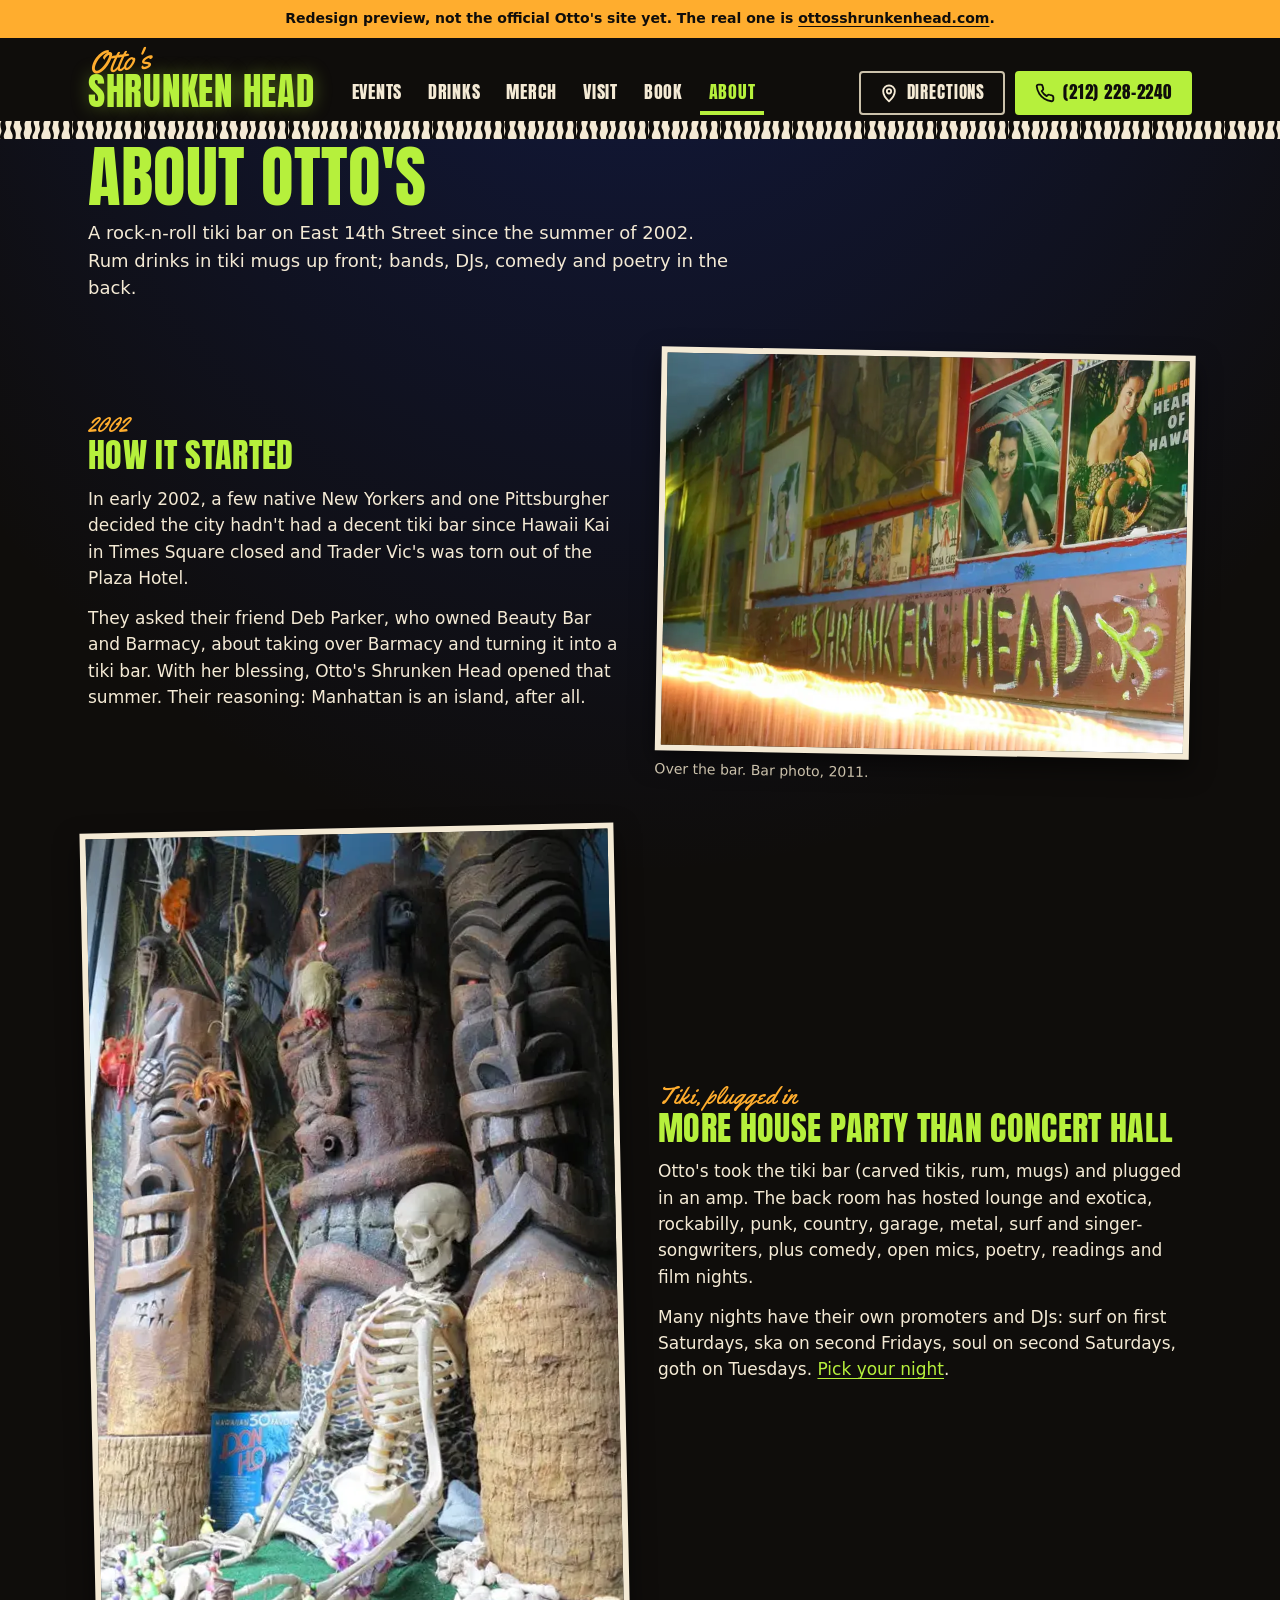
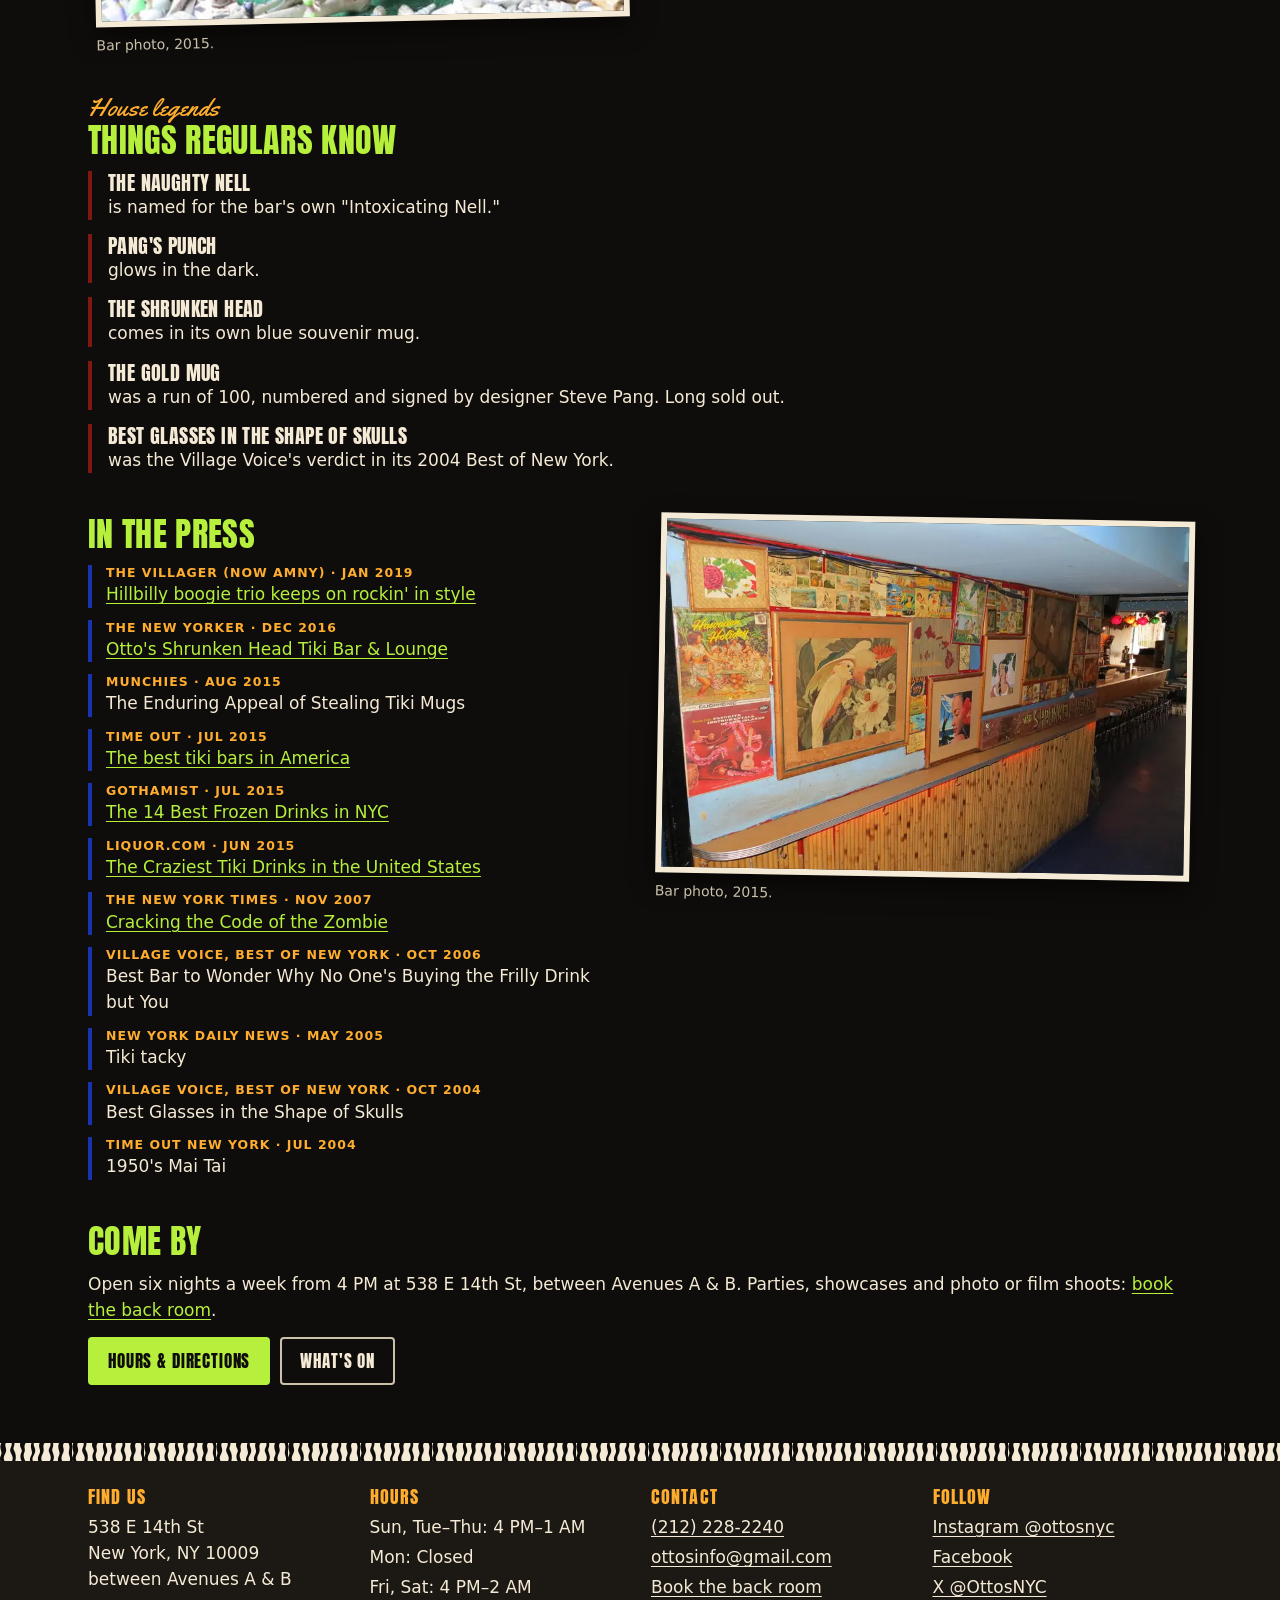
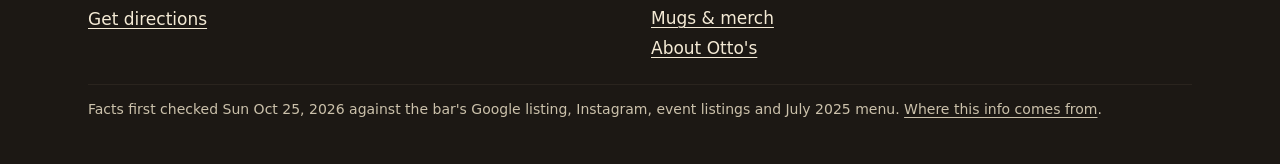
<file: about.html>
<!doctype html>
<html lang="en">
<head>
<meta charset="utf-8">
<meta name="viewport" content="width=device-width, initial-scale=1, viewport-fit=cover">
<title>About · Otto's Shrunken Head, East Village tiki bar since 2002</title>
<meta name="description" content="How Otto's Shrunken Head became New York's rock-n-roll tiki bar in 2002: the history, the house legends and the press.">
<link rel="canonical" href="https://ottosshrunkenhead.com/about.html">
<meta name="robots" content="noindex, nofollow">
<meta name="theme-color" content="#0f0d0b">
<meta property="og:type" content="website">
<meta property="og:site_name" content="Otto's Shrunken Head">
<meta property="og:title" content="About · Otto's Shrunken Head, East Village tiki bar since 2002">
<meta property="og:description" content="How Otto's Shrunken Head became New York's rock-n-roll tiki bar in 2002: the history, the house legends and the press.">
<meta property="og:url" content="https://ottosshrunkenhead.com/about.html">
<meta property="og:image" content="https://ottosshrunkenhead.com/assets/img/front-window-675.webp">
<link rel="icon" href="assets/favicon.svg" type="image/svg+xml">
<link rel="preload" href="assets/fonts/anton.woff2" as="font" type="font/woff2" crossorigin>
<style>@font-face{font-family:"Anton";src:url("assets/fonts/anton.woff2") format("woff2");font-display:swap}@font-face{font-family:"Yellowtail";src:url("assets/fonts/yellowtail.woff2") format("woff2");font-display:swap}@font-face{font-family:"Anton fallback";src:local("Impact"),local("Arial Narrow Bold"),local("Arial Bold");size-adjust:104%;ascent-override:118%;descent-override:33%}:root{--ink:#0f0d0b;--ink-2:#1c1814;--ink-3:#2a241e;--bone:#f4ead5;--bone-dim:#cbc1ab;--paper:#efe3c8;--lime:#b6f03c;--amber:#ffad2e;--oxblood:#7e1813;--stamp:#a8241a;--blue:#1733b0;--night:#0c1652;--pink:#ff86b9;--sky:#a9bcff;--f-display:"Anton","Anton fallback",Impact,"Arial Narrow Bold",sans-serif;--f-script:"Yellowtail","Brush Script MT",cursive;--f-body:system-ui,-apple-system,"Segoe UI",Roboto,"Helvetica Neue",Arial,sans-serif;--gutter:16px;--max:1160px;--bar-h:64px;--zebra:url("data:image/svg+xml,%3Csvg xmlns='http://www.w3.org/2000/svg' viewBox='0 0 160 40' preserveAspectRatio='none'%3E%3Crect width='160' height='40' fill='%23f4ead5'/%3E%3Cg fill='%230f0d0b'%3E%3Cpath d='M3 0h10c-4 7 3 12 0 20s-7 13-3 20H1c-4-8 4-13 2-20S-1 7 3 0z'/%3E%3Cpath d='M26 0h6c1 6-4 10-1 16s6 12 3 24h-7c4-9-2-14-4-21s4-11 3-19z'/%3E%3Cpath d='M45 0h12c-6 9 1 13-3 21-3 6-1 12 2 19h-8c-4-7-3-14 0-20s-6-11-3-20z'/%3E%3Cpath d='M70 0h5c-1 8 5 12 3 20s-8 12-5 20h-6c-2-9 5-13 4-20S67 8 70 0z'/%3E%3Cpath d='M88 0h11c-5 6-1 11-2 17-1 8-8 13-4 23h-8c-3-10 4-14 4-22 0-6-4-10-1-18z'/%3E%3Cpath d='M112 0h6c2 9-4 12-1 20s4 13 1 20h-7c4-7 1-13-2-20s5-12 3-20z'/%3E%3Cpath d='M131 0h11c-5 8 2 12-1 20-3 7-6 12-3 20h-9c-2-8 5-13 3-20s-4-12-1-20z'/%3E%3Cpath d='M152 0h8v40h-5c3-8-3-13-2-20s3-12-1-20z'/%3E%3C/g%3E%3C/svg%3E")}*,*::before,*::after{box-sizing:border-box}html{-webkit-text-size-adjust:100%;text-size-adjust:100%;scroll-padding-top:16px;scroll-padding-bottom:calc(var(--bar-h) + 24px)}body{margin:0;background:var(--ink);background-image:radial-gradient(120% 60% at 50% -10%,rgba(23,51,176,.38),transparent 60%);background-repeat:no-repeat;color:var(--bone);font:400 1.0625rem/1.55 var(--f-body);padding-bottom:calc(var(--bar-h) + env(safe-area-inset-bottom));overflow-wrap:break-word}img{max-width:100%;height:auto;display:block}a{color:var(--lime);text-underline-offset:.18em;text-decoration-thickness:.08em}a:hover{color:var(--bone)}:focus-visible{outline:3px solid var(--amber);outline-offset:3px;border-radius:2px}h1,h2,h3{line-height:1.05;margin:0}p{margin:0 0 .8em}ul,ol{margin:0;padding:0}[hidden]{display:none !important}.sr-only{position:absolute;width:1px;height:1px;padding:0;margin:-1px;overflow:hidden;clip:rect(0,0,0,0);white-space:nowrap;border:0}.skip{position:absolute;left:8px;top:-60px;z-index:50;background:var(--lime);color:var(--ink);padding:10px 14px;font-weight:700}.skip:focus{top:8px}.wrap{max-width:var(--max);margin:0 auto;padding:0 var(--gutter)}.zebra{height:18px;background:var(--zebra) repeat-x left center / 72px 100%}.preview-bar{margin:0;padding:8px var(--gutter);background:var(--amber);color:var(--ink);font-size:.875rem;font-weight:700;text-align:center}.preview-bar a{color:var(--ink)}.mast{background:var(--ink)}.mast__in{max-width:var(--max);margin:0 auto;padding:8px var(--gutter) 0;display:grid;grid-template-columns:1fr;align-items:end}.logo{display:inline-flex;flex-direction:column;text-decoration:none;color:inherit;padding:2px 0 4px;width:max-content}.logo__otto{font:400 1.5rem/0.8 var(--f-script);color:var(--amber);transform:rotate(-6deg);transform-origin:left bottom;margin-left:2px}.logo__head{font:400 1.75rem/1 var(--f-display);text-transform:uppercase;color:var(--lime);letter-spacing:.02em;margin-top:-2px;text-shadow:0 0 18px rgba(182,240,60,.35)}.nav{min-width:0}.nav ul{list-style:none;display:flex;gap:0;margin:0 calc(var(--gutter) * -1);padding:0 calc(var(--gutter) - 7px);overflow-x:auto;scrollbar-width:none}.nav ul::-webkit-scrollbar{display:none}.nav a{display:flex;align-items:center;min-height:44px;padding:0 7px;white-space:nowrap;font:400 1rem/1 var(--f-display);text-transform:uppercase;letter-spacing:.04em;color:var(--bone);text-decoration:none;border-bottom:4px solid transparent}.nav a:hover{color:var(--lime)}.nav a[aria-current="page"]{color:var(--lime);border-bottom-color:var(--lime)}.mast__cta{display:none}.btn{display:inline-flex;align-items:center;justify-content:center;gap:8px;min-height:48px;padding:0 18px;border-radius:4px;font:400 1.0625rem/1 var(--f-display);text-transform:uppercase;letter-spacing:.05em;text-decoration:none;color:var(--ink);background:var(--lime);border:2px solid var(--lime)}.btn:hover{background:var(--bone);border-color:var(--bone);color:var(--ink)}.btn--ghost{background:transparent;color:var(--bone);border-color:var(--bone-dim)}.btn--ghost:hover{background:var(--bone);color:var(--ink)}.btn svg{width:20px;height:20px;flex:none}.btns{display:flex;flex-wrap:wrap;gap:10px}.unc{display:inline-block;vertical-align:.1em;margin-left:.35em;font:700 .72rem/1 var(--f-body);letter-spacing:.06em;text-transform:uppercase;color:var(--amber);border:1.5px dashed var(--amber);border-radius:3px;padding:4px 6px 3px;text-decoration:none;white-space:nowrap}.unc::before{content:"? "}.unc:hover{background:var(--amber);color:var(--ink)}.flyer .unc,.paper .unc{color:var(--stamp);border-color:var(--stamp)}.flyer .unc:hover,.paper .unc:hover{background:var(--stamp);color:var(--paper)}.unc-note{color:var(--bone-dim);font-size:.9rem}.kicker{font:700 .8125rem/1.3 var(--f-body);text-transform:uppercase;letter-spacing:.12em;color:var(--bone-dim);margin:14px 0 10px}.status{display:grid;grid-template-columns:56px 1fr;gap:4px 14px;align-items:center;margin-bottom:18px}.status__state{font:400 2.75rem/0.95 var(--f-display);text-transform:uppercase;letter-spacing:.01em;color:var(--lime)}.status[data-open="false"] .status__state{color:var(--bone)}.status__detail{margin:2px 0 0;font-weight:600}.status__where{grid-column:1 / -1;margin:6px 0 0;color:var(--bone-dim)}.status__where a{color:var(--bone);font-weight:700}.puffer{width:56px;height:64px}.puffer svg{width:100%;height:100%;overflow:visible}.puffer .p-body{fill:url(#pufLit)}.puffer .p-spike{fill:#e2731f}.puffer[data-lit="true"] svg{filter:drop-shadow(0 0 10px rgba(255,173,46,.85));animation:glow 3.2s ease-in-out infinite}.puffer[data-lit="false"] .p-body{fill:#4b4339}.puffer[data-lit="false"] .p-spike{fill:#3a332c}@keyframes glow{50%{filter:drop-shadow(0 0 4px rgba(255,173,46,.55))}}.home-top{display:grid;grid-template-areas:"status" "flyer" "quick"}.home-top>.status{grid-area:status}.home-top>.tonight{grid-area:flyer}.home-top>.quick{grid-area:quick}.quick ul{list-style:none;display:grid;gap:8px;margin:4px 0 0}.quick li{padding:10px 12px;background:var(--ink-2);border-left:4px solid var(--lime)}.quick b{color:var(--lime);font-weight:800}.desk-only{display:none}.flyer{position:relative;color:var(--ink);background-color:var(--paper);background-image:radial-gradient(rgba(15,13,11,.09) 1px,transparent 1.3px);background-size:5px 5px;padding:22px 18px 18px;transform:rotate(-.6deg);box-shadow:0 14px 30px rgba(0,0,0,.55);margin:6px 4px 22px}.flyer::before,.flyer::after{content:"";position:absolute;top:-10px;width:74px;height:22px;background:rgba(244,234,213,.62);box-shadow:0 1px 2px rgba(0,0,0,.25)}.flyer::before{left:14px;transform:rotate(-7deg)}.flyer::after{right:14px;transform:rotate(6deg)}.flyer a{color:var(--ink)}.stamp{display:inline-block;font:400 1rem/1 var(--f-display);text-transform:uppercase;letter-spacing:.08em;color:var(--stamp);border:3px solid var(--stamp);padding:5px 8px 4px;transform:rotate(-2deg);margin:0 0 12px}.flyer__show + .flyer__show{border-top:2px dashed rgba(15,13,11,.35);margin-top:14px;padding-top:14px}.flyer__title{font:400 2rem/1 var(--f-display);text-transform:uppercase;letter-spacing:.01em}.flyer__meta{margin:6px 0 8px;font-weight:700}.flyer__more{display:inline-block;margin-top:12px;font-weight:700;min-height:24px}.flyer--quiet .flyer__title{font-size:1.6rem}.lineup{list-style:none;display:grid;gap:3px}.lineup li{display:grid;grid-template-columns:4.6em 1fr;gap:8px;align-items:baseline}.lineup__t{font-weight:700;font-variant-numeric:tabular-nums;font-size:.95rem}.lineup__act{font:400 1.25rem/1.15 var(--f-display);text-transform:uppercase;letter-spacing:.02em}.lineup--dark .lineup__t{color:var(--bone-dim)}.section{padding:34px 0 10px}.section__kick{font:400 1.6rem/1 var(--f-script);color:var(--amber);margin:0 0 2px}.section__h{font:400 2.1rem/1 var(--f-display);text-transform:uppercase;color:var(--lime);margin-bottom:14px;letter-spacing:.01em}.section__lede{color:var(--bone-dim);max-width:60ch}.page-h{font:400 3rem/0.95 var(--f-display);text-transform:uppercase;color:var(--lime);margin:6px 0 10px}.page-lede{font-size:1.125rem;max-width:56ch}.stubs{list-style:none;display:grid;gap:10px}.stub{display:grid;grid-template-columns:64px 1fr;gap:0;background:var(--ink-2);border-left:6px solid var(--oxblood);text-decoration:none;color:var(--bone);min-height:72px}.stub:hover{background:var(--ink-3);color:var(--bone)}.stub__date{display:grid;place-content:center;text-align:center;border-right:2px dashed var(--ink-3);padding:8px 4px}.stub__dow{font:700 .75rem/1 var(--f-body);text-transform:uppercase;letter-spacing:.1em;color:var(--amber)}.stub__day{font:400 1.9rem/1 var(--f-display)}.stub__mon{font:700 .75rem/1 var(--f-body);text-transform:uppercase;letter-spacing:.1em;color:var(--bone-dim)}.stub__body{padding:10px 12px}.stub__title{font:400 1.25rem/1.1 var(--f-display);text-transform:uppercase;display:block}.stub__line{display:-webkit-box;-webkit-line-clamp:2;-webkit-box-orient:vertical;overflow:hidden;color:var(--bone-dim);font-size:.95rem;margin-top:3px}.kind{display:inline-block;font:700 .72rem/1 var(--f-body);letter-spacing:.08em;text-transform:uppercase;padding:4px 6px 3px;border-radius:2px;color:var(--ink);background:var(--bone);vertical-align:.15em}.kind--music{background:var(--lime)}.kind--dj{background:var(--amber)}.kind--comedy{background:var(--pink)}.kind--openmic{background:var(--bone)}.kind--words{background:var(--sky)}.kind--market,.kind--party{background:var(--amber)}.week{list-style:none;display:grid;gap:14px}.week__day{background:var(--ink-2);padding:14px 14px 10px;border-top:4px solid var(--blue)}.week__name{font:400 1.5rem/1 var(--f-display);text-transform:uppercase;color:var(--bone);margin-bottom:8px}.week__list{list-style:none;display:grid;gap:10px}.week__which{font:700 .78rem/1.2 var(--f-body);text-transform:uppercase;letter-spacing:.08em;color:var(--amber)}.week__title{font-weight:700}.week__desc{color:var(--bone-dim);font-size:.95rem}.week__closed{color:var(--bone-dim)}.picks{list-style:none;display:grid;gap:0;max-width:640px}.picks li{display:grid;grid-template-columns:6.6em 1fr;gap:10px;align-items:baseline;padding:9px 0;border-bottom:1px dashed var(--ink-3)}.picks__when{font:700 .8rem/1.2 var(--f-body);text-transform:uppercase;letter-spacing:.08em;color:var(--amber)}.picks a{color:var(--bone);font-weight:700;text-decoration:none;min-height:24px}.picks__desc{display:block;color:var(--bone-dim);font-size:.92rem;font-weight:400}.picks a:hover{color:var(--lime);text-decoration:underline}.photo{margin:0;position:relative}.photo img{width:100%;border:6px solid var(--bone);box-shadow:0 10px 24px rgba(0,0,0,.5)}.photo figcaption{font-size:.875rem;color:var(--bone-dim);margin-top:8px}.tilt-l{transform:rotate(-1.2deg)}.tilt-r{transform:rotate(1deg)}.split{display:grid;gap:20px;align-items:center}.panel{background:var(--ink-2);padding:18px;border-top:4px solid var(--oxblood)}.panel--blue{border-top-color:var(--blue)}.panel--lime{border-top-color:var(--lime)}.deal{display:grid;grid-template-columns:repeat(3,1fr);gap:8px;margin:10px 0 14px}.deal__item{background:var(--ink-2);border:2px solid var(--ink-3);padding:10px 8px;text-align:center}.deal__price{display:block;font:400 2rem/1 var(--f-display);color:var(--lime)}.deal__label{display:block;font-size:.85rem;color:var(--bone-dim);margin-top:4px;line-height:1.25}.mug-ico{width:44px;height:54px;color:var(--lime)}.chips{list-style:none;display:flex;flex-wrap:wrap;gap:8px;margin:12px 0 6px}.chips a{display:inline-flex;align-items:center;min-height:40px;padding:0 14px;border-radius:999px;border:2px solid var(--bone-dim);color:var(--bone);text-decoration:none;font-weight:700;font-size:.95rem}.chips a:hover{border-color:var(--lime);color:var(--lime)}.day{margin-top:26px}.day__h{position:sticky;top:0;z-index:2;background:var(--ink);display:flex;align-items:baseline;gap:10px;flex-wrap:wrap;padding:10px 0 8px;border-bottom:3px solid var(--bone)}.day__dow{font:400 1.8rem/1 var(--f-display);text-transform:uppercase;color:var(--bone)}.day__date{font:400 1.8rem/1 var(--f-display);text-transform:uppercase;color:var(--bone-dim)}.day__tonight{font:400 1rem/1 var(--f-display);text-transform:uppercase;letter-spacing:.08em;background:var(--lime);color:var(--ink);padding:5px 8px 4px}.show{padding:16px 0 14px;border-bottom:1px solid var(--ink-3)}.show__top{display:flex;align-items:baseline;gap:10px;flex-wrap:wrap;margin-bottom:4px}.show__time{font-weight:800;font-variant-numeric:tabular-nums}.show__title{font:400 1.6rem/1.05 var(--f-display);text-transform:uppercase;letter-spacing:.01em;margin-bottom:8px}.show__desc{color:var(--bone-dim);margin:8px 0 0;max-width:62ch}.show__cover{display:inline-block;margin-top:8px;font-weight:700;color:var(--lime)}.show__flag{margin-top:8px}.regulars{background:var(--night);margin-top:40px;padding:34px 0 30px}.regulars .week__day{background:rgba(255,255,255,.05);border-top-color:var(--lime)}.menu-sec{padding-top:26px}.menu-sec__h{font:400 1.9rem/1 var(--f-display);text-transform:uppercase;color:var(--lime);display:flex;align-items:center;gap:8px;flex-wrap:wrap}.menu-sec__note{color:var(--amber);font-weight:700;margin:6px 0 10px}.drinks{list-style:none;display:grid;gap:0}.drink{padding:12px 0;border-bottom:1px dashed var(--ink-3)}.drink__row{display:flex;justify-content:space-between;gap:12px;align-items:baseline}.drink__name{font:400 1.35rem/1.1 var(--f-display);text-transform:uppercase;letter-spacing:.02em}.drink__price{font-weight:800;color:var(--lime);text-align:right;max-width:11em;flex:none}.drink__desc{color:var(--bone-dim);margin:3px 0 0}.flag{display:inline-block;font:700 .72rem/1 var(--f-body);text-transform:uppercase;letter-spacing:.08em;color:var(--ink);background:var(--amber);padding:4px 6px 3px;border-radius:2px;margin-left:6px;vertical-align:.2em}.prods{list-style:none;display:grid;grid-template-columns:repeat(2,1fr);gap:18px 12px;margin-top:8px}.prod img{width:100%;height:auto;aspect-ratio:4 / 5;object-fit:cover;border:5px solid var(--bone);background:var(--paper)}.prod--out img{filter:grayscale(1);opacity:.55}.prod__name{font:400 1.15rem/1.1 var(--f-display);text-transform:uppercase;letter-spacing:.02em;margin-top:8px}.prod__meta{display:flex;gap:8px;align-items:center;margin:4px 0 0}.prod__price{font-weight:800;color:var(--lime)}.prod__out{font:700 .72rem/1 var(--f-body);text-transform:uppercase;letter-spacing:.08em;color:var(--ink);background:var(--bone-dim);padding:4px 6px 3px;border-radius:2px}.prod__note{color:var(--bone-dim);font-size:.9rem;margin:2px 0 0}.prod__drink{color:var(--amber);font-size:.9rem;font-weight:700;margin:4px 0 0}.prod__buy{display:grid;gap:8px;margin-top:10px}.prod__size{display:grid;gap:4px;font-size:.85rem;font-weight:700;color:var(--bone-dim)}.prod__size select{min-height:40px;padding:0 8px;font:inherit;font-weight:400;color:var(--bone);background:var(--ink-2);border:2px solid var(--ink-3);border-radius:4px}.btn--small{min-height:44px;padding:0 12px;font-size:1rem}.btn.is-added{background:var(--amber);border-color:var(--amber)}.btn.is-added::after{content:" ✓"}.btn:disabled{opacity:.45;cursor:not-allowed}.pairs{list-style:none;display:grid;gap:0;max-width:720px}.pairs li{display:grid;grid-template-columns:48px 1fr;grid-template-rows:auto auto;column-gap:12px;align-items:center;padding:8px 0;border-bottom:1px dashed var(--ink-3)}.pairs img,.pairs__none{grid-row:1 / 3;width:48px;height:60px;object-fit:cover;border:3px solid var(--bone);background:var(--paper)}.pairs__none{border-style:dashed;border-color:var(--ink-3);background:transparent}.pairs__drink{font:400 1.2rem/1.1 var(--f-display);text-transform:uppercase;letter-spacing:.02em;color:var(--bone)}.pairs__mug{color:var(--bone-dim);font-size:.95rem}.pairs__mug a{color:var(--lime)}.drink__mug{display:block;color:var(--amber);font-size:.9rem;margin-top:2px}.drink__mug a{color:var(--amber)}.thanks{background:var(--lime);color:var(--ink);font-weight:700;padding:12px 14px;margin:16px 0 0}.cart-fab{position:fixed;right:14px;bottom:calc(var(--bar-h) + 14px + env(safe-area-inset-bottom));z-index:25;display:inline-flex;align-items:center;gap:8px;min-height:52px;padding:0 18px;border-radius:999px;font:400 1.1rem/1 var(--f-display);text-transform:uppercase;letter-spacing:.05em;color:var(--ink);background:var(--amber);border:3px solid var(--ink);box-shadow:0 8px 24px rgba(0,0,0,.55);cursor:pointer}.cart-fab svg{width:22px;height:22px}dialog.cart{width:min(520px,calc(100vw - 24px));max-height:calc(100vh - 32px);padding:18px;border:0;color:var(--ink);background:var(--paper);box-shadow:0 20px 60px rgba(0,0,0,.7)}dialog.cart::backdrop{background:rgba(15,13,11,.75)}.cart a{color:var(--ink)}.cart__head{display:flex;justify-content:space-between;align-items:center;gap:12px;border-bottom:3px solid var(--ink);padding-bottom:8px}.cart__head h2{font:400 1.8rem/1 var(--f-display);text-transform:uppercase}.cart__x{min-height:44px;padding:0 12px;font:700 .95rem/1 var(--f-body);background:transparent;border:2px solid var(--ink);border-radius:4px;color:var(--ink);cursor:pointer}.cart__empty{margin:16px 0}.cart__lines{list-style:none;display:grid}.cart__line{display:grid;grid-template-columns:1fr auto;grid-template-areas:"name price" "qty rm";gap:6px 10px;padding:12px 0;border-bottom:1px dashed rgba(15,13,11,.35)}.cart__name{grid-area:name;font:400 1.15rem/1.15 var(--f-display);text-transform:uppercase}.cart__price{grid-area:price;font-weight:800}.cart__qty{grid-area:qty;display:inline-flex;align-items:center;gap:10px}.cart__qty button{width:40px;height:40px;font:700 1.2rem/1 var(--f-body);background:var(--ink);color:var(--paper);border:0;border-radius:4px;cursor:pointer}.cart__rm{grid-area:rm;justify-self:end;min-height:40px;background:none;border:0;color:var(--stamp);font:700 .9rem/1 var(--f-body);text-decoration:underline;cursor:pointer}.cart__sums{margin:12px 0;display:grid;gap:4px}.cart__sums div{display:flex;justify-content:space-between}.cart__sums dt,.cart__sums dd{margin:0}.cart__total{font-weight:800;font-size:1.15rem;border-top:2px solid var(--ink);padding-top:6px}.cart__warn{background:var(--stamp);color:var(--paper);font-weight:700;padding:10px 12px}.cart__go{width:100%}.cart__go:hover{background:var(--ink);border-color:var(--ink);color:var(--paper)}.cart__off{background:var(--amber);padding:10px 12px;font-weight:700;margin-top:10px}.cart__off:focus{outline:3px solid var(--ink)}.cart__fine{font-size:.85rem;margin:10px 0 0;color:#4a4036}.press{list-style:none;display:grid;gap:12px}.press li{padding-left:14px;border-left:4px solid var(--blue)}.press__outlet{display:block;font:700 .78rem/1.3 var(--f-body);text-transform:uppercase;letter-spacing:.08em;color:var(--amber)}.press__title{color:var(--bone)}.legends b{font:400 1.25rem/1.15 var(--f-display);text-transform:uppercase;letter-spacing:.02em;color:var(--lime)}.hours{width:100%;border-collapse:collapse;font-size:1.0625rem}.hours th,.hours td{text-align:left;padding:10px 6px;border-bottom:1px solid var(--ink-3)}.hours th{font-weight:700}.hours td{text-align:right;font-variant-numeric:tabular-nums}.hours tr.is-today th,.hours tr.is-today td{color:var(--lime)}.hours tr.is-today th::after{content:" · today";font-weight:400;color:var(--bone-dim)}.facts{list-style:none;display:grid;gap:14px}.facts li{padding-left:16px;border-left:4px solid var(--oxblood);min-width:0;overflow-wrap:anywhere}.facts b{display:block;color:var(--bone)}.gear{padding-left:1.2em;display:grid;gap:4px}.src-table{width:100%;border-collapse:collapse;font-size:.95rem}.src-table th,.src-table td{text-align:left;vertical-align:top;padding:10px 8px;border-bottom:1px solid var(--ink-3)}.src-table thead th{color:var(--bone-dim);font-size:.8rem;text-transform:uppercase;letter-spacing:.08em}.ok{color:var(--lime);font-weight:700}.no{color:var(--amber);font-weight:700}.table-scroll{overflow-x:auto}.mailto-box{background:var(--paper);color:var(--ink);padding:16px;font-family:ui-monospace,Menlo,monospace;font-size:.9rem;white-space:pre-wrap;margin:10px 0 14px}.foot{margin-top:48px;background:var(--ink-2)}.foot__in{max-width:var(--max);margin:0 auto;padding:26px var(--gutter) 30px;display:grid;gap:22px}.foot h2{font:400 1.15rem/1 var(--f-display);text-transform:uppercase;letter-spacing:.06em;color:var(--amber);margin-bottom:8px}.foot ul{list-style:none;display:grid;gap:4px}.foot a{color:var(--bone);min-height:24px;display:inline-block}.foot__note{color:var(--bone-dim);font-size:.875rem;border-top:1px solid var(--ink-3);padding-top:14px}.foot__note a{color:var(--bone-dim)}.actbar{position:fixed;left:0;right:0;bottom:0;z-index:20;background:var(--ink);padding-bottom:env(safe-area-inset-bottom);box-shadow:0 -6px 20px rgba(0,0,0,.5)}.actbar .zebra{height:8px;background-size:32px 100%}.actbar ul{list-style:none;display:grid;grid-template-columns:repeat(3,1fr)}.actbar a{display:flex;flex-direction:column;align-items:center;justify-content:center;gap:3px;min-height:58px;color:var(--bone);text-decoration:none;font:400 .95rem/1 var(--f-display);text-transform:uppercase;letter-spacing:.06em}.actbar a:hover{color:var(--lime)}.actbar svg{width:22px;height:22px;color:var(--lime)}.actbar li + li a{border-left:1px solid var(--ink-3)}@media (min-width:700px){:root{--gutter:28px}.page-h{font-size:4.2rem}.split{grid-template-columns:1fr 1fr;gap:36px}.week{grid-template-columns:repeat(2,1fr)}.foot__in{grid-template-columns:repeat(4,1fr)}.foot__note{grid-column:1 / -1}.stubs{grid-template-columns:repeat(2,1fr)}.prods{grid-template-columns:repeat(3,1fr)}}@media (min-width:960px){:root{--bar-h:0px}.cart-fab{bottom:22px;right:22px}body{padding-bottom:0}.actbar{display:none}.mast__in{grid-template-columns:auto 1fr auto;gap:28px;padding-top:12px;padding-bottom:6px}.logo__otto{font-size:1.9rem}.logo__head{font-size:2.3rem}.nav ul{margin:0;padding:0;gap:8px}.nav a{font-size:1.15rem;padding:0 9px}.prods{grid-template-columns:repeat(4,1fr);gap:26px 20px}.mast__cta{display:flex;gap:10px;align-items:center}.mast__cta .btn{min-height:44px}.home-top{grid-template-columns:1fr 1.05fr;grid-template-areas:"status flyer" "quick flyer";grid-template-rows:auto 1fr;column-gap:48px;align-items:start;padding-top:22px}.desk-only{display:block;margin-top:26px;max-width:480px}.status__state{font-size:4.2rem}.status{grid-template-columns:72px 1fr}.puffer{width:72px;height:82px}.flyer{padding:30px 30px 26px}.flyer__title{font-size:2.6rem}.week{grid-template-columns:repeat(3,1fr)}.events-layout{display:grid;grid-template-columns:1fr 340px;gap:48px;align-items:start}.events-aside{position:sticky;top:20px}.menu-cols{columns:2;column-gap:48px}.menu-cols .menu-sec{break-inside:avoid}}@media (prefers-reduced-motion:reduce){*,*::before,*::after{animation:none !important;transition:none !important;scroll-behavior:auto !important}}@media print{.actbar,.mast__cta,.nav,.skip{display:none}body{background:#fff;color:#000}}</style>
<noscript><style>[data-status-live],.puffer{display:none}.nojs-hours{display:block!important}.status{grid-template-columns:1fr}</style></noscript>


</head>
<body>
<a class="skip" href="#main">Skip to content</a>
<p class="preview-bar">Redesign preview, not the official Otto's site yet. The real one is <a href="https://ottosshrunkenhead.com/">ottosshrunkenhead.com</a>.</p>
<header class="mast">
<div class="mast__in">
<a class="logo" href="index.html"><span class="logo__otto">Otto's</span><span class="logo__head">Shrunken Head</span><span class="sr-only">, home</span></a>
<nav class="nav" aria-label="Main"><ul><li><a href="events.html">Events</a></li><li><a href="drinks.html">Drinks</a></li><li><a href="merch.html">Merch</a></li><li><a href="visit.html">Visit</a></li><li><a href="book.html">Book</a></li><li><a href="about.html" aria-current="page">About</a></li></ul></nav>
<div class="mast__cta"><a class="btn btn--ghost" href="https://www.google.com/maps/dir/?api=1&amp;destination=Otto's%20Shrunken%20Head%2C%20538%20E%2014th%20St%2C%20New%20York%2C%20NY%2010009"><svg viewBox="0 0 24 24" fill="none" stroke="currentColor" stroke-width="2.2" stroke-linecap="round" stroke-linejoin="round" aria-hidden="true" focusable="false"><path d="M12 22s7-6.2 7-12a7 7 0 1 0-14 0c0 5.8 7 12 7 12z"/><circle cx="12" cy="10" r="2.6"/></svg> Directions</a><a class="btn" href="tel:+12122282240"><svg viewBox="0 0 24 24" fill="none" stroke="currentColor" stroke-width="2.2" stroke-linecap="round" stroke-linejoin="round" aria-hidden="true" focusable="false"><path d="M22 16.9v3a2 2 0 0 1-2.2 2 19.8 19.8 0 0 1-8.6-3.1 19.5 19.5 0 0 1-6-6A19.8 19.8 0 0 1 2.1 4.2 2 2 0 0 1 4.1 2h3a2 2 0 0 1 2 1.7c.1.9.4 1.8.7 2.7a2 2 0 0 1-.5 2.1L8 9.8a16 16 0 0 0 6 6l1.3-1.3a2 2 0 0 1 2.1-.4c.9.3 1.8.6 2.7.7a2 2 0 0 1 1.7 2z"/></svg> (212) 228-2240</a></div>
</div>
<div class="zebra"></div>
</header>
<main id="main">

<div class="wrap">
<h1 class="page-h">About Otto's</h1>
<p class="page-lede">A rock-n-roll tiki bar on East 14th Street since the summer of 2002. Rum drinks in tiki mugs up front; bands, DJs, comedy and poetry in the back.</p>

<section class="section split" aria-labelledby="start-h">
<div>
<p class="section__kick">2002</p>
<h2 class="section__h" id="start-h">How it started</h2>
<p>In early 2002, a few native New Yorkers and one Pittsburgher decided the city hadn't had a decent tiki bar since Hawaii Kai in Times Square closed and Trader Vic's was torn out of the Plaza Hotel.</p>
<p>They asked their friend Deb Parker, who owned Beauty Bar and Barmacy, about taking over Barmacy and turning it into a tiki bar. With her blessing, Otto's Shrunken Head opened that summer. Their reasoning: Manhattan is an island, after all.</p>
</div>
<figure class="photo tilt-r"><img src="assets/img/sign-800.webp" srcset="assets/img/sign-480.webp 480w, assets/img/sign-800.webp 800w" sizes="(min-width: 700px) 45vw, 100vw" width="800" height="600" alt="Hand-painted lime-green lettering reading The Shrunken Head on dark wood above the bar, under framed pin-up paintings." loading="lazy" decoding="async"><figcaption>Over the bar. Bar photo, 2011.</figcaption></figure>
</section>

<section class="section split" aria-labelledby="plug-h">
<figure class="photo tilt-l"><img src="assets/img/tikis-480.webp" srcset="assets/img/tikis-480.webp 480w" sizes="(min-width: 700px) 30vw, 100vw" width="480" height="719" alt="Carved wooden tiki poles with a seated skeleton at their base." loading="lazy" decoding="async"><figcaption>Bar photo, 2015.</figcaption></figure>
<div>
<p class="section__kick">Tiki, plugged in</p>
<h2 class="section__h" id="plug-h">More house party than concert hall</h2>
<p>Otto's took the tiki bar (carved tikis, rum, mugs) and plugged in an amp. The back room has hosted lounge and exotica, rockabilly, punk, country, garage, metal, surf and singer-songwriters, plus comedy, open mics, poetry, readings and film nights.</p>
<p>Many nights have their own promoters and DJs: surf on first Saturdays, ska on second Fridays, soul on second Saturdays, goth on Tuesdays. <a href="events.html#regulars">Pick your night</a>.</p>
</div>
</section>

<section class="section" aria-labelledby="leg-h">
<p class="section__kick">House legends</p>
<h2 class="section__h" id="leg-h">Things regulars know</h2>
<ul class="facts legends"><li><b>The Naughty Nell</b>is named for the bar's own &quot;Intoxicating Nell.&quot;</li><li><b>Pang's Punch</b>glows in the dark.</li><li><b>The Shrunken Head</b>comes in its own blue souvenir mug.</li><li><b>The Gold Mug</b>was a run of 100, numbered and signed by designer Steve Pang. Long sold out.</li><li><b>Best Glasses in the Shape of Skulls</b>was the Village Voice's verdict in its 2004 Best of New York.</li></ul>
</section>

<section class="section split" aria-labelledby="pr-h" style="align-items:start">
<div>
<h2 class="section__h" id="pr-h">In the press</h2>
<ul class="press"><li><span class="press__outlet">The Villager (now amNY) · Jan 2019</span><a href="https://www.amny.com/news/hillbilly-boogie-trio-keeps-on-rockin-in-style/">Hillbilly boogie trio keeps on rockin' in style</a></li><li><span class="press__outlet">The New Yorker · Dec 2016</span><a href="https://www.newyorker.com/magazine/2016/12/12/ottos-shrunken-head-tiki-bar-lounge">Otto's Shrunken Head Tiki Bar &amp; Lounge</a></li><li><span class="press__outlet">Munchies · Aug 2015</span><span class="press__title">The Enduring Appeal of Stealing Tiki Mugs</span></li><li><span class="press__outlet">Time Out · Jul 2015</span><a href="https://www.timeout.com/newyork/bars/best-tiki-bars-in-america">The best tiki bars in America</a></li><li><span class="press__outlet">Gothamist · Jul 2015</span><a href="https://gothamist.com/food/the-14-best-frozen-drinks-in-nyc">The 14 Best Frozen Drinks in NYC</a></li><li><span class="press__outlet">Liquor.com · Jun 2015</span><a href="https://www.liquor.com/articles/most-outrageous-tiki-drinks/">The Craziest Tiki Drinks in the United States</a></li><li><span class="press__outlet">The New York Times · Nov 2007</span><a href="https://www.nytimes.com/2007/11/28/dining/28tiki.html">Cracking the Code of the Zombie</a></li><li><span class="press__outlet">Village Voice, Best of New York · Oct 2006</span><span class="press__title">Best Bar to Wonder Why No One's Buying the Frilly Drink but You</span></li><li><span class="press__outlet">New York Daily News · May 2005</span><span class="press__title">Tiki tacky</span></li><li><span class="press__outlet">Village Voice, Best of New York · Oct 2004</span><span class="press__title">Best Glasses in the Shape of Skulls</span></li><li><span class="press__outlet">Time Out New York · Jul 2004</span><span class="press__title">1950's Mai Tai</span></li></ul>
</div>
<figure class="photo tilt-r"><img src="assets/img/bar-wall-800.webp" srcset="assets/img/bar-wall-480.webp 480w, assets/img/bar-wall-800.webp 800w" sizes="(min-width: 700px) 45vw, 100vw" width="800" height="534" alt="The bar: bamboo-fronted counter under a wall of framed vintage tiki and pin-up art." loading="lazy" decoding="async"><figcaption>Bar photo, 2015.</figcaption></figure>
</section>

<section class="section" aria-labelledby="cb-h">
<h2 class="section__h" id="cb-h">Come by</h2>
<p>Open six nights a week from 4 PM at 538 E 14th St, between Avenues A &amp; B. Parties, showcases and photo or film shoots: <a href="book.html">book the back room</a>.</p>
<div class="btns"><a class="btn" href="visit.html">Hours & directions</a><a class="btn btn--ghost" href="events.html">What's on</a></div>
</section>
</div>
</main>
<footer class="foot">
<div class="zebra"></div>
<div class="foot__in">
<section aria-labelledby="ft-find"><h2 id="ft-find">Find us</h2><p>538 E 14th St<br>New York, NY 10009<br>between Avenues A &amp; B</p><a href="https://www.google.com/maps/dir/?api=1&amp;destination=Otto's%20Shrunken%20Head%2C%20538%20E%2014th%20St%2C%20New%20York%2C%20NY%2010009">Get directions</a></section>
<section aria-labelledby="ft-hours"><h2 id="ft-hours">Hours</h2><ul><li>Sun, Tue–Thu: 4 PM–1 AM</li><li>Mon: Closed</li><li>Fri, Sat: 4 PM–2 AM</li></ul></section>
<section aria-labelledby="ft-contact"><h2 id="ft-contact">Contact</h2><ul><li><a href="tel:+12122282240">(212) 228-2240</a></li><li><a href="mailto:ottosinfo@gmail.com">ottosinfo@gmail.com</a></li><li><a href="book.html">Book the back room</a></li><li><a href="merch.html">Mugs & merch</a></li><li><a href="about.html">About Otto's</a></li></ul></section>
<section aria-labelledby="ft-follow"><h2 id="ft-follow">Follow</h2><ul><li><a href="https://www.instagram.com/ottosnyc/">Instagram @ottosnyc</a></li><li><a href="https://www.facebook.com/OttosShrunkenHead">Facebook</a></li><li><a href="https://x.com/OttosNYC">X @OttosNYC</a></li></ul></section>
<p class="foot__note">Facts first checked Sun Oct 25, 2026 against the bar's Google listing, Instagram, event listings and July 2025 menu. <a href="sources.html">Where this info comes from</a>.</p>
</div>
</footer>
<nav class="actbar" aria-label="Quick actions">
<div class="zebra"></div>
<ul>
<li><a href="https://www.google.com/maps/dir/?api=1&amp;destination=Otto's%20Shrunken%20Head%2C%20538%20E%2014th%20St%2C%20New%20York%2C%20NY%2010009"><svg viewBox="0 0 24 24" fill="none" stroke="currentColor" stroke-width="2.2" stroke-linecap="round" stroke-linejoin="round" aria-hidden="true" focusable="false"><path d="M12 22s7-6.2 7-12a7 7 0 1 0-14 0c0 5.8 7 12 7 12z"/><circle cx="12" cy="10" r="2.6"/></svg>Directions</a></li>
<li><a href="tel:+12122282240"><svg viewBox="0 0 24 24" fill="none" stroke="currentColor" stroke-width="2.2" stroke-linecap="round" stroke-linejoin="round" aria-hidden="true" focusable="false"><path d="M22 16.9v3a2 2 0 0 1-2.2 2 19.8 19.8 0 0 1-8.6-3.1 19.5 19.5 0 0 1-6-6A19.8 19.8 0 0 1 2.1 4.2 2 2 0 0 1 4.1 2h3a2 2 0 0 1 2 1.7c.1.9.4 1.8.7 2.7a2 2 0 0 1-.5 2.1L8 9.8a16 16 0 0 0 6 6l1.3-1.3a2 2 0 0 1 2.1-.4c.9.3 1.8.6 2.7.7a2 2 0 0 1 1.7 2z"/></svg>Call</a></li>
<li><a href="events.html"><svg viewBox="0 0 24 24" fill="none" stroke="currentColor" stroke-width="2.2" stroke-linecap="round" stroke-linejoin="round" aria-hidden="true" focusable="false"><rect x="3" y="4" width="18" height="18" rx="2"/><path d="M16 2v4M8 2v4M3 10h18"/></svg>Shows</a></li>
</ul>
</nav>
<script>window.OTTO_HOURS=[[16,25],null,[16,25],[16,25],[16,25],[16,26],[16,26]];(function () {
var H = window.OTTO_HOURS;
var SHORT = ['Sun', 'Mon', 'Tue', 'Wed', 'Thu', 'Fri', 'Sat'];
var LONG = ['Sunday', 'Monday', 'Tuesday', 'Wednesday', 'Thursday', 'Friday', 'Saturday'];
var p = {};
try {
new Intl.DateTimeFormat('en-US', { timeZone: 'America/New_York', year: 'numeric', month: '2-digit', day: '2-digit', hour: '2-digit', minute: '2-digit', hourCycle: 'h23', weekday: 'short' })
.formatToParts(new Date()).forEach(function (x) { p[x.type] = x.value; });
} catch (e) { return; }
var dow = SHORT.indexOf(p.weekday), mins = (+p.hour) * 60 + (+p.minute);
var today = p.year + '-' + p.month + '-' + p.day;
function shift(iso, n) { var t = new Date(iso + 'T12:00:00Z'); t.setUTCDate(t.getUTCDate() + n); return t.toISOString().slice(0, 10); }
function clock(h) { var hr = Math.floor(h) % 24, m = Math.round((h % 1) * 60), x = hr % 12 || 12; return x + (m ? ':' + (m < 10 ? '0' : '') + m : '') + (hr < 12 ? ' AM' : ' PM'); }
// Open now?
var y = H[(dow + 6) % 7], t = H[dow], open = false, closeAt = null, late = false;
if (y && y[1] > 24 && mins < (y[1] - 24) * 60) { open = true; closeAt = y[1]; late = true; }
else if (t && mins >= t[0] * 60 && (t[1] > 24 || mins < t[1] * 60)) { open = true; closeAt = t[1]; }
// "Tonight" stays on the previous evening while the bar is still open after midnight
var night = late ? shift(today, -1) : today;
var nightDow = late ? (dow + 6) % 7 : dow;
var detail;
if (open) detail = 'Till ' + clock(closeAt) + (closeAt > 24 && mins >= 12 * 60 ? ' tonight' : '');
else if (t && mins < t[0] * 60) detail = 'Opens today at ' + clock(t[0]);
else {
for (var k = 1; k <= 7; k++) {
var nx = H[(dow + k) % 7];
if (nx) { detail = 'Opens ' + (k === 1 ? 'tomorrow' : LONG[(dow + k) % 7]) + ' at ' + clock(nx[0]); break; }
}
}
var st = document.querySelector('[data-status]');
if (st) {
st.setAttribute('data-open', open ? 'true' : 'false');
st.querySelector('[data-status-state]').textContent = open ? 'Open now' : 'Closed now';
st.querySelector('[data-status-detail]').textContent = detail;
var pf = st.querySelector('.puffer');
if (pf) pf.setAttribute('data-lit', open ? 'true' : 'false');
}
// Tonight's flyer
var flyers = document.querySelectorAll('[data-night]');
if (flyers.length) {
var hit = null;
for (var i = 0; i < flyers.length; i++) if (flyers[i].getAttribute('data-night') === night) hit = flyers[i];
if (!hit) {
var hn = H[nightDow];
hit = document.querySelector(hn ? '[data-night="quiet"]' : '[data-night="closed"]');
var slot = hit && hit.querySelector('[data-fill]');
if (slot) slot.textContent = hn ? LONG[nightDow] + ', ' + clock(hn[0]) + '–' + clock(hn[1]) : (detail || '');
var lab = hit && hit.querySelector('[data-fill-day]');
if (lab) lab.textContent = 'Tonight · ' + LONG[nightDow];
}
for (var j = 0; j < flyers.length; j++) flyers[j].hidden = flyers[j] !== hit;
}
// Upcoming lists: hide past dates, honour data-limit, optionally skip tonight
var lists = document.querySelectorAll('[data-upcoming]');
for (var a = 0; a < lists.length; a++) {
var L = lists[a], limit = +L.getAttribute('data-limit') || 999, after = L.hasAttribute('data-after-tonight'), shown = 0;
var items = L.querySelectorAll('[data-date]');
for (var b = 0; b < items.length; b++) {
var d = items[b].getAttribute('data-date');
var keep = (after ? d > night : d >= night) && shown < limit;
items[b].hidden = !keep;
if (keep) shown++;
}
}
// Day groups on the events page
var days = document.querySelectorAll('[data-day]');
for (var c = 0; c < days.length; c++) {
var dd = days[c].getAttribute('data-day');
days[c].hidden = dd < night;
var badge = days[c].querySelector('[data-tonight-badge]');
if (badge) badge.hidden = dd !== night;
}
var tl = document.querySelector('[data-tonight-link]');
if (tl) tl.hidden = !document.querySelector('[data-day="' + night + '"]');
// Hours table
var rows = document.querySelectorAll('[data-dow]');
for (var r = 0; r < rows.length; r++) {
var isToday = +rows[r].getAttribute('data-dow') === nightDow;
rows[r].classList.toggle('is-today', isToday);
if (isToday) rows[r].setAttribute('aria-current', 'date'); else rows[r].removeAttribute('aria-current');
}
})();</script>
</body>
</html>
</file>
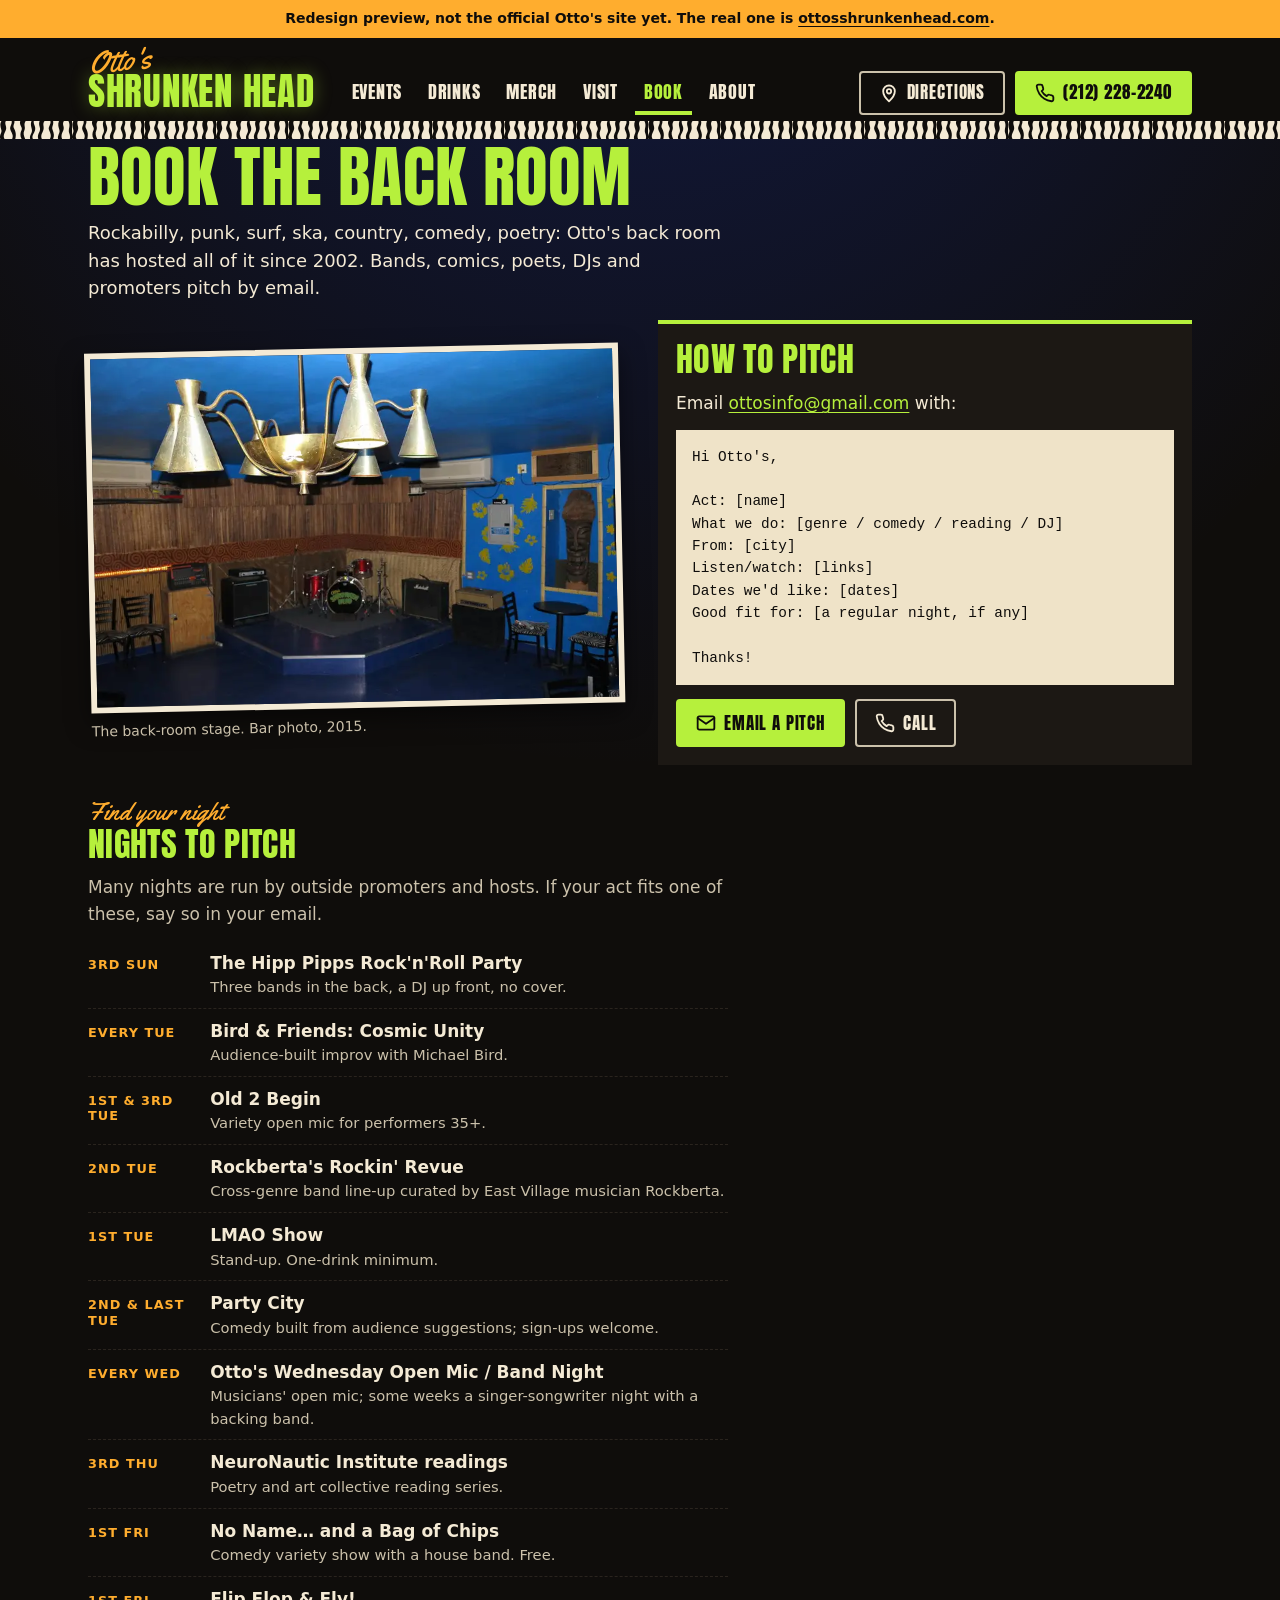
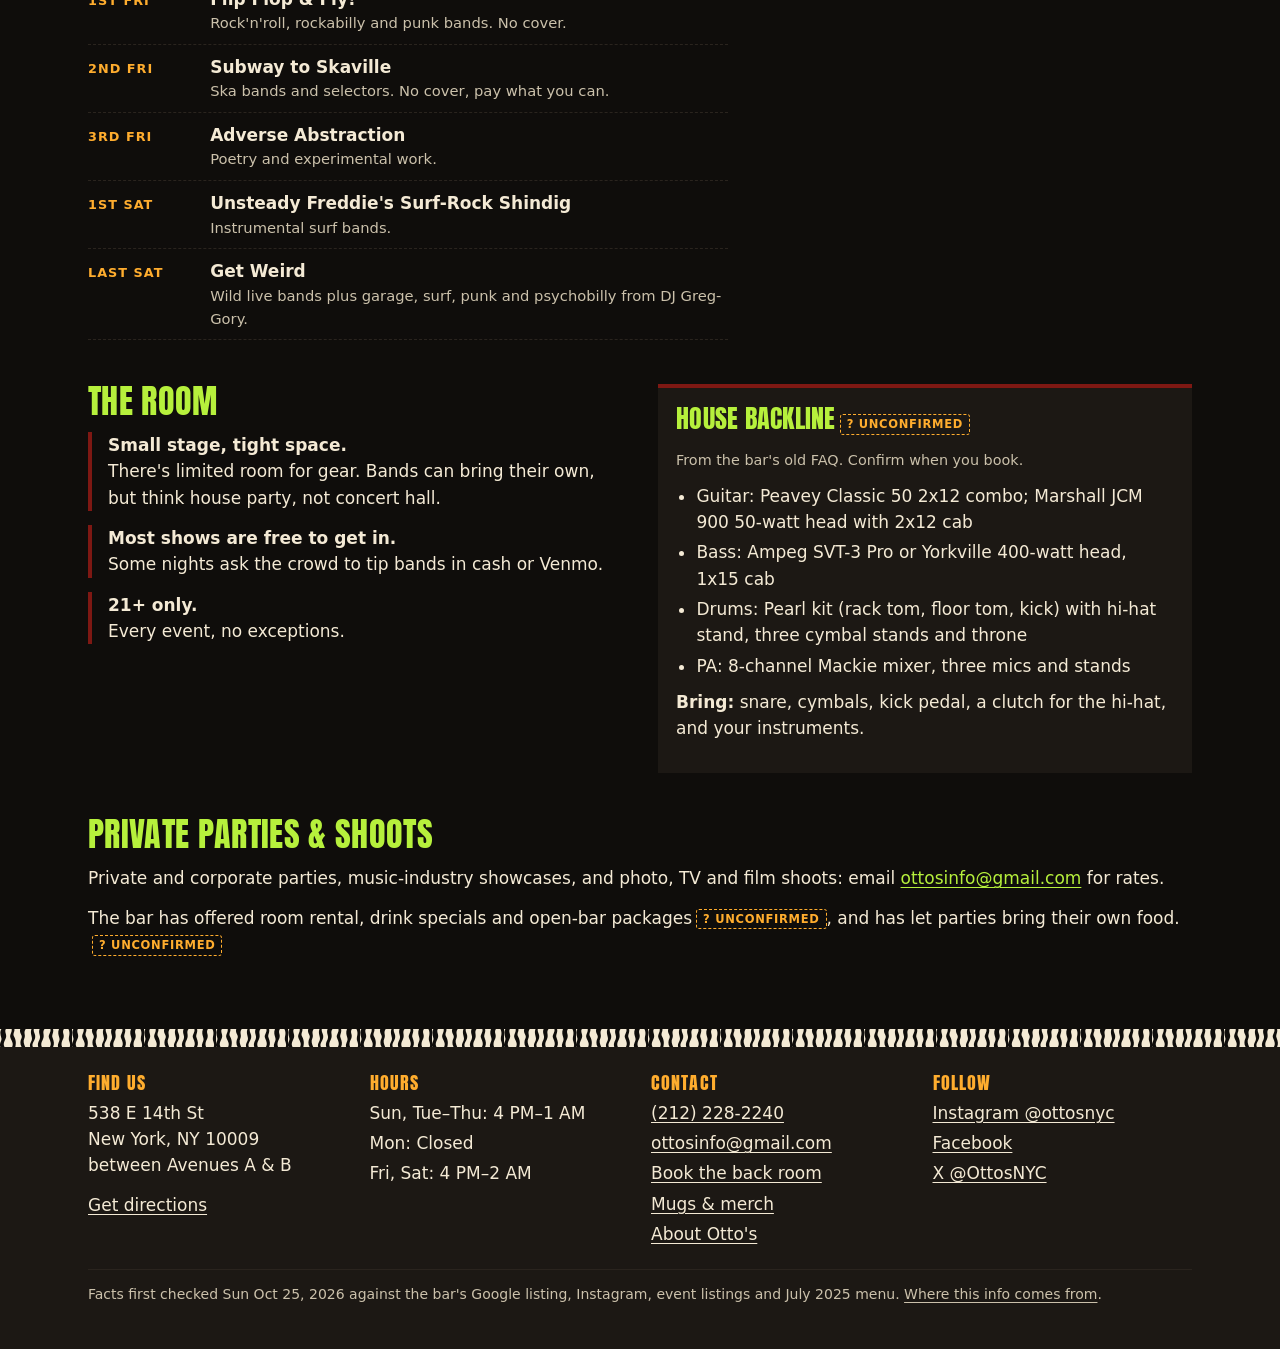
<file: book.html>
<!doctype html>
<html lang="en">
<head>
<meta charset="utf-8">
<meta name="viewport" content="width=device-width, initial-scale=1, viewport-fit=cover">
<title>Book the back room · bands, comedy, parties · Otto's Shrunken Head</title>
<meta name="description" content="Play Otto's Shrunken Head: how bands, comics, poets and promoters pitch the East Village back room, which nights fit, the house backline, and private parties.">
<link rel="canonical" href="https://ottosshrunkenhead.com/book.html">
<meta name="robots" content="noindex, nofollow">
<meta name="theme-color" content="#0f0d0b">
<meta property="og:type" content="website">
<meta property="og:site_name" content="Otto's Shrunken Head">
<meta property="og:title" content="Book the back room · bands, comedy, parties · Otto's Shrunken Head">
<meta property="og:description" content="Play Otto's Shrunken Head: how bands, comics, poets and promoters pitch the East Village back room, which nights fit, the house backline, and private parties.">
<meta property="og:url" content="https://ottosshrunkenhead.com/book.html">
<meta property="og:image" content="https://ottosshrunkenhead.com/assets/img/front-window-675.webp">
<link rel="icon" href="assets/favicon.svg" type="image/svg+xml">
<link rel="preload" href="assets/fonts/anton.woff2" as="font" type="font/woff2" crossorigin>
<style>@font-face{font-family:"Anton";src:url("assets/fonts/anton.woff2") format("woff2");font-display:swap}@font-face{font-family:"Yellowtail";src:url("assets/fonts/yellowtail.woff2") format("woff2");font-display:swap}@font-face{font-family:"Anton fallback";src:local("Impact"),local("Arial Narrow Bold"),local("Arial Bold");size-adjust:104%;ascent-override:118%;descent-override:33%}:root{--ink:#0f0d0b;--ink-2:#1c1814;--ink-3:#2a241e;--bone:#f4ead5;--bone-dim:#cbc1ab;--paper:#efe3c8;--lime:#b6f03c;--amber:#ffad2e;--oxblood:#7e1813;--stamp:#a8241a;--blue:#1733b0;--night:#0c1652;--pink:#ff86b9;--sky:#a9bcff;--f-display:"Anton","Anton fallback",Impact,"Arial Narrow Bold",sans-serif;--f-script:"Yellowtail","Brush Script MT",cursive;--f-body:system-ui,-apple-system,"Segoe UI",Roboto,"Helvetica Neue",Arial,sans-serif;--gutter:16px;--max:1160px;--bar-h:64px;--zebra:url("data:image/svg+xml,%3Csvg xmlns='http://www.w3.org/2000/svg' viewBox='0 0 160 40' preserveAspectRatio='none'%3E%3Crect width='160' height='40' fill='%23f4ead5'/%3E%3Cg fill='%230f0d0b'%3E%3Cpath d='M3 0h10c-4 7 3 12 0 20s-7 13-3 20H1c-4-8 4-13 2-20S-1 7 3 0z'/%3E%3Cpath d='M26 0h6c1 6-4 10-1 16s6 12 3 24h-7c4-9-2-14-4-21s4-11 3-19z'/%3E%3Cpath d='M45 0h12c-6 9 1 13-3 21-3 6-1 12 2 19h-8c-4-7-3-14 0-20s-6-11-3-20z'/%3E%3Cpath d='M70 0h5c-1 8 5 12 3 20s-8 12-5 20h-6c-2-9 5-13 4-20S67 8 70 0z'/%3E%3Cpath d='M88 0h11c-5 6-1 11-2 17-1 8-8 13-4 23h-8c-3-10 4-14 4-22 0-6-4-10-1-18z'/%3E%3Cpath d='M112 0h6c2 9-4 12-1 20s4 13 1 20h-7c4-7 1-13-2-20s5-12 3-20z'/%3E%3Cpath d='M131 0h11c-5 8 2 12-1 20-3 7-6 12-3 20h-9c-2-8 5-13 3-20s-4-12-1-20z'/%3E%3Cpath d='M152 0h8v40h-5c3-8-3-13-2-20s3-12-1-20z'/%3E%3C/g%3E%3C/svg%3E")}*,*::before,*::after{box-sizing:border-box}html{-webkit-text-size-adjust:100%;text-size-adjust:100%;scroll-padding-top:16px;scroll-padding-bottom:calc(var(--bar-h) + 24px)}body{margin:0;background:var(--ink);background-image:radial-gradient(120% 60% at 50% -10%,rgba(23,51,176,.38),transparent 60%);background-repeat:no-repeat;color:var(--bone);font:400 1.0625rem/1.55 var(--f-body);padding-bottom:calc(var(--bar-h) + env(safe-area-inset-bottom));overflow-wrap:break-word}img{max-width:100%;height:auto;display:block}a{color:var(--lime);text-underline-offset:.18em;text-decoration-thickness:.08em}a:hover{color:var(--bone)}:focus-visible{outline:3px solid var(--amber);outline-offset:3px;border-radius:2px}h1,h2,h3{line-height:1.05;margin:0}p{margin:0 0 .8em}ul,ol{margin:0;padding:0}[hidden]{display:none !important}.sr-only{position:absolute;width:1px;height:1px;padding:0;margin:-1px;overflow:hidden;clip:rect(0,0,0,0);white-space:nowrap;border:0}.skip{position:absolute;left:8px;top:-60px;z-index:50;background:var(--lime);color:var(--ink);padding:10px 14px;font-weight:700}.skip:focus{top:8px}.wrap{max-width:var(--max);margin:0 auto;padding:0 var(--gutter)}.zebra{height:18px;background:var(--zebra) repeat-x left center / 72px 100%}.preview-bar{margin:0;padding:8px var(--gutter);background:var(--amber);color:var(--ink);font-size:.875rem;font-weight:700;text-align:center}.preview-bar a{color:var(--ink)}.mast{background:var(--ink)}.mast__in{max-width:var(--max);margin:0 auto;padding:8px var(--gutter) 0;display:grid;grid-template-columns:1fr;align-items:end}.logo{display:inline-flex;flex-direction:column;text-decoration:none;color:inherit;padding:2px 0 4px;width:max-content}.logo__otto{font:400 1.5rem/0.8 var(--f-script);color:var(--amber);transform:rotate(-6deg);transform-origin:left bottom;margin-left:2px}.logo__head{font:400 1.75rem/1 var(--f-display);text-transform:uppercase;color:var(--lime);letter-spacing:.02em;margin-top:-2px;text-shadow:0 0 18px rgba(182,240,60,.35)}.nav{min-width:0}.nav ul{list-style:none;display:flex;gap:0;margin:0 calc(var(--gutter) * -1);padding:0 calc(var(--gutter) - 7px);overflow-x:auto;scrollbar-width:none}.nav ul::-webkit-scrollbar{display:none}.nav a{display:flex;align-items:center;min-height:44px;padding:0 7px;white-space:nowrap;font:400 1rem/1 var(--f-display);text-transform:uppercase;letter-spacing:.04em;color:var(--bone);text-decoration:none;border-bottom:4px solid transparent}.nav a:hover{color:var(--lime)}.nav a[aria-current="page"]{color:var(--lime);border-bottom-color:var(--lime)}.mast__cta{display:none}.btn{display:inline-flex;align-items:center;justify-content:center;gap:8px;min-height:48px;padding:0 18px;border-radius:4px;font:400 1.0625rem/1 var(--f-display);text-transform:uppercase;letter-spacing:.05em;text-decoration:none;color:var(--ink);background:var(--lime);border:2px solid var(--lime)}.btn:hover{background:var(--bone);border-color:var(--bone);color:var(--ink)}.btn--ghost{background:transparent;color:var(--bone);border-color:var(--bone-dim)}.btn--ghost:hover{background:var(--bone);color:var(--ink)}.btn svg{width:20px;height:20px;flex:none}.btns{display:flex;flex-wrap:wrap;gap:10px}.unc{display:inline-block;vertical-align:.1em;margin-left:.35em;font:700 .72rem/1 var(--f-body);letter-spacing:.06em;text-transform:uppercase;color:var(--amber);border:1.5px dashed var(--amber);border-radius:3px;padding:4px 6px 3px;text-decoration:none;white-space:nowrap}.unc::before{content:"? "}.unc:hover{background:var(--amber);color:var(--ink)}.flyer .unc,.paper .unc{color:var(--stamp);border-color:var(--stamp)}.flyer .unc:hover,.paper .unc:hover{background:var(--stamp);color:var(--paper)}.unc-note{color:var(--bone-dim);font-size:.9rem}.kicker{font:700 .8125rem/1.3 var(--f-body);text-transform:uppercase;letter-spacing:.12em;color:var(--bone-dim);margin:14px 0 10px}.status{display:grid;grid-template-columns:56px 1fr;gap:4px 14px;align-items:center;margin-bottom:18px}.status__state{font:400 2.75rem/0.95 var(--f-display);text-transform:uppercase;letter-spacing:.01em;color:var(--lime)}.status[data-open="false"] .status__state{color:var(--bone)}.status__detail{margin:2px 0 0;font-weight:600}.status__where{grid-column:1 / -1;margin:6px 0 0;color:var(--bone-dim)}.status__where a{color:var(--bone);font-weight:700}.puffer{width:56px;height:64px}.puffer svg{width:100%;height:100%;overflow:visible}.puffer .p-body{fill:url(#pufLit)}.puffer .p-spike{fill:#e2731f}.puffer[data-lit="true"] svg{filter:drop-shadow(0 0 10px rgba(255,173,46,.85));animation:glow 3.2s ease-in-out infinite}.puffer[data-lit="false"] .p-body{fill:#4b4339}.puffer[data-lit="false"] .p-spike{fill:#3a332c}@keyframes glow{50%{filter:drop-shadow(0 0 4px rgba(255,173,46,.55))}}.home-top{display:grid;grid-template-areas:"status" "flyer" "quick"}.home-top>.status{grid-area:status}.home-top>.tonight{grid-area:flyer}.home-top>.quick{grid-area:quick}.quick ul{list-style:none;display:grid;gap:8px;margin:4px 0 0}.quick li{padding:10px 12px;background:var(--ink-2);border-left:4px solid var(--lime)}.quick b{color:var(--lime);font-weight:800}.desk-only{display:none}.flyer{position:relative;color:var(--ink);background-color:var(--paper);background-image:radial-gradient(rgba(15,13,11,.09) 1px,transparent 1.3px);background-size:5px 5px;padding:22px 18px 18px;transform:rotate(-.6deg);box-shadow:0 14px 30px rgba(0,0,0,.55);margin:6px 4px 22px}.flyer::before,.flyer::after{content:"";position:absolute;top:-10px;width:74px;height:22px;background:rgba(244,234,213,.62);box-shadow:0 1px 2px rgba(0,0,0,.25)}.flyer::before{left:14px;transform:rotate(-7deg)}.flyer::after{right:14px;transform:rotate(6deg)}.flyer a{color:var(--ink)}.stamp{display:inline-block;font:400 1rem/1 var(--f-display);text-transform:uppercase;letter-spacing:.08em;color:var(--stamp);border:3px solid var(--stamp);padding:5px 8px 4px;transform:rotate(-2deg);margin:0 0 12px}.flyer__show + .flyer__show{border-top:2px dashed rgba(15,13,11,.35);margin-top:14px;padding-top:14px}.flyer__title{font:400 2rem/1 var(--f-display);text-transform:uppercase;letter-spacing:.01em}.flyer__meta{margin:6px 0 8px;font-weight:700}.flyer__more{display:inline-block;margin-top:12px;font-weight:700;min-height:24px}.flyer--quiet .flyer__title{font-size:1.6rem}.lineup{list-style:none;display:grid;gap:3px}.lineup li{display:grid;grid-template-columns:4.6em 1fr;gap:8px;align-items:baseline}.lineup__t{font-weight:700;font-variant-numeric:tabular-nums;font-size:.95rem}.lineup__act{font:400 1.25rem/1.15 var(--f-display);text-transform:uppercase;letter-spacing:.02em}.lineup--dark .lineup__t{color:var(--bone-dim)}.section{padding:34px 0 10px}.section__kick{font:400 1.6rem/1 var(--f-script);color:var(--amber);margin:0 0 2px}.section__h{font:400 2.1rem/1 var(--f-display);text-transform:uppercase;color:var(--lime);margin-bottom:14px;letter-spacing:.01em}.section__lede{color:var(--bone-dim);max-width:60ch}.page-h{font:400 3rem/0.95 var(--f-display);text-transform:uppercase;color:var(--lime);margin:6px 0 10px}.page-lede{font-size:1.125rem;max-width:56ch}.stubs{list-style:none;display:grid;gap:10px}.stub{display:grid;grid-template-columns:64px 1fr;gap:0;background:var(--ink-2);border-left:6px solid var(--oxblood);text-decoration:none;color:var(--bone);min-height:72px}.stub:hover{background:var(--ink-3);color:var(--bone)}.stub__date{display:grid;place-content:center;text-align:center;border-right:2px dashed var(--ink-3);padding:8px 4px}.stub__dow{font:700 .75rem/1 var(--f-body);text-transform:uppercase;letter-spacing:.1em;color:var(--amber)}.stub__day{font:400 1.9rem/1 var(--f-display)}.stub__mon{font:700 .75rem/1 var(--f-body);text-transform:uppercase;letter-spacing:.1em;color:var(--bone-dim)}.stub__body{padding:10px 12px}.stub__title{font:400 1.25rem/1.1 var(--f-display);text-transform:uppercase;display:block}.stub__line{display:-webkit-box;-webkit-line-clamp:2;-webkit-box-orient:vertical;overflow:hidden;color:var(--bone-dim);font-size:.95rem;margin-top:3px}.kind{display:inline-block;font:700 .72rem/1 var(--f-body);letter-spacing:.08em;text-transform:uppercase;padding:4px 6px 3px;border-radius:2px;color:var(--ink);background:var(--bone);vertical-align:.15em}.kind--music{background:var(--lime)}.kind--dj{background:var(--amber)}.kind--comedy{background:var(--pink)}.kind--openmic{background:var(--bone)}.kind--words{background:var(--sky)}.kind--market,.kind--party{background:var(--amber)}.week{list-style:none;display:grid;gap:14px}.week__day{background:var(--ink-2);padding:14px 14px 10px;border-top:4px solid var(--blue)}.week__name{font:400 1.5rem/1 var(--f-display);text-transform:uppercase;color:var(--bone);margin-bottom:8px}.week__list{list-style:none;display:grid;gap:10px}.week__which{font:700 .78rem/1.2 var(--f-body);text-transform:uppercase;letter-spacing:.08em;color:var(--amber)}.week__title{font-weight:700}.week__desc{color:var(--bone-dim);font-size:.95rem}.week__closed{color:var(--bone-dim)}.picks{list-style:none;display:grid;gap:0;max-width:640px}.picks li{display:grid;grid-template-columns:6.6em 1fr;gap:10px;align-items:baseline;padding:9px 0;border-bottom:1px dashed var(--ink-3)}.picks__when{font:700 .8rem/1.2 var(--f-body);text-transform:uppercase;letter-spacing:.08em;color:var(--amber)}.picks a{color:var(--bone);font-weight:700;text-decoration:none;min-height:24px}.picks__desc{display:block;color:var(--bone-dim);font-size:.92rem;font-weight:400}.picks a:hover{color:var(--lime);text-decoration:underline}.photo{margin:0;position:relative}.photo img{width:100%;border:6px solid var(--bone);box-shadow:0 10px 24px rgba(0,0,0,.5)}.photo figcaption{font-size:.875rem;color:var(--bone-dim);margin-top:8px}.tilt-l{transform:rotate(-1.2deg)}.tilt-r{transform:rotate(1deg)}.split{display:grid;gap:20px;align-items:center}.panel{background:var(--ink-2);padding:18px;border-top:4px solid var(--oxblood)}.panel--blue{border-top-color:var(--blue)}.panel--lime{border-top-color:var(--lime)}.deal{display:grid;grid-template-columns:repeat(3,1fr);gap:8px;margin:10px 0 14px}.deal__item{background:var(--ink-2);border:2px solid var(--ink-3);padding:10px 8px;text-align:center}.deal__price{display:block;font:400 2rem/1 var(--f-display);color:var(--lime)}.deal__label{display:block;font-size:.85rem;color:var(--bone-dim);margin-top:4px;line-height:1.25}.mug-ico{width:44px;height:54px;color:var(--lime)}.chips{list-style:none;display:flex;flex-wrap:wrap;gap:8px;margin:12px 0 6px}.chips a{display:inline-flex;align-items:center;min-height:40px;padding:0 14px;border-radius:999px;border:2px solid var(--bone-dim);color:var(--bone);text-decoration:none;font-weight:700;font-size:.95rem}.chips a:hover{border-color:var(--lime);color:var(--lime)}.day{margin-top:26px}.day__h{position:sticky;top:0;z-index:2;background:var(--ink);display:flex;align-items:baseline;gap:10px;flex-wrap:wrap;padding:10px 0 8px;border-bottom:3px solid var(--bone)}.day__dow{font:400 1.8rem/1 var(--f-display);text-transform:uppercase;color:var(--bone)}.day__date{font:400 1.8rem/1 var(--f-display);text-transform:uppercase;color:var(--bone-dim)}.day__tonight{font:400 1rem/1 var(--f-display);text-transform:uppercase;letter-spacing:.08em;background:var(--lime);color:var(--ink);padding:5px 8px 4px}.show{padding:16px 0 14px;border-bottom:1px solid var(--ink-3)}.show__top{display:flex;align-items:baseline;gap:10px;flex-wrap:wrap;margin-bottom:4px}.show__time{font-weight:800;font-variant-numeric:tabular-nums}.show__title{font:400 1.6rem/1.05 var(--f-display);text-transform:uppercase;letter-spacing:.01em;margin-bottom:8px}.show__desc{color:var(--bone-dim);margin:8px 0 0;max-width:62ch}.show__cover{display:inline-block;margin-top:8px;font-weight:700;color:var(--lime)}.show__flag{margin-top:8px}.regulars{background:var(--night);margin-top:40px;padding:34px 0 30px}.regulars .week__day{background:rgba(255,255,255,.05);border-top-color:var(--lime)}.menu-sec{padding-top:26px}.menu-sec__h{font:400 1.9rem/1 var(--f-display);text-transform:uppercase;color:var(--lime);display:flex;align-items:center;gap:8px;flex-wrap:wrap}.menu-sec__note{color:var(--amber);font-weight:700;margin:6px 0 10px}.drinks{list-style:none;display:grid;gap:0}.drink{padding:12px 0;border-bottom:1px dashed var(--ink-3)}.drink__row{display:flex;justify-content:space-between;gap:12px;align-items:baseline}.drink__name{font:400 1.35rem/1.1 var(--f-display);text-transform:uppercase;letter-spacing:.02em}.drink__price{font-weight:800;color:var(--lime);text-align:right;max-width:11em;flex:none}.drink__desc{color:var(--bone-dim);margin:3px 0 0}.flag{display:inline-block;font:700 .72rem/1 var(--f-body);text-transform:uppercase;letter-spacing:.08em;color:var(--ink);background:var(--amber);padding:4px 6px 3px;border-radius:2px;margin-left:6px;vertical-align:.2em}.prods{list-style:none;display:grid;grid-template-columns:repeat(2,1fr);gap:18px 12px;margin-top:8px}.prod img{width:100%;height:auto;aspect-ratio:4 / 5;object-fit:cover;border:5px solid var(--bone);background:var(--paper)}.prod--out img{filter:grayscale(1);opacity:.55}.prod__name{font:400 1.15rem/1.1 var(--f-display);text-transform:uppercase;letter-spacing:.02em;margin-top:8px}.prod__meta{display:flex;gap:8px;align-items:center;margin:4px 0 0}.prod__price{font-weight:800;color:var(--lime)}.prod__out{font:700 .72rem/1 var(--f-body);text-transform:uppercase;letter-spacing:.08em;color:var(--ink);background:var(--bone-dim);padding:4px 6px 3px;border-radius:2px}.prod__note{color:var(--bone-dim);font-size:.9rem;margin:2px 0 0}.prod__drink{color:var(--amber);font-size:.9rem;font-weight:700;margin:4px 0 0}.prod__buy{display:grid;gap:8px;margin-top:10px}.prod__size{display:grid;gap:4px;font-size:.85rem;font-weight:700;color:var(--bone-dim)}.prod__size select{min-height:40px;padding:0 8px;font:inherit;font-weight:400;color:var(--bone);background:var(--ink-2);border:2px solid var(--ink-3);border-radius:4px}.btn--small{min-height:44px;padding:0 12px;font-size:1rem}.btn.is-added{background:var(--amber);border-color:var(--amber)}.btn.is-added::after{content:" ✓"}.btn:disabled{opacity:.45;cursor:not-allowed}.pairs{list-style:none;display:grid;gap:0;max-width:720px}.pairs li{display:grid;grid-template-columns:48px 1fr;grid-template-rows:auto auto;column-gap:12px;align-items:center;padding:8px 0;border-bottom:1px dashed var(--ink-3)}.pairs img,.pairs__none{grid-row:1 / 3;width:48px;height:60px;object-fit:cover;border:3px solid var(--bone);background:var(--paper)}.pairs__none{border-style:dashed;border-color:var(--ink-3);background:transparent}.pairs__drink{font:400 1.2rem/1.1 var(--f-display);text-transform:uppercase;letter-spacing:.02em;color:var(--bone)}.pairs__mug{color:var(--bone-dim);font-size:.95rem}.pairs__mug a{color:var(--lime)}.drink__mug{display:block;color:var(--amber);font-size:.9rem;margin-top:2px}.drink__mug a{color:var(--amber)}.thanks{background:var(--lime);color:var(--ink);font-weight:700;padding:12px 14px;margin:16px 0 0}.cart-fab{position:fixed;right:14px;bottom:calc(var(--bar-h) + 14px + env(safe-area-inset-bottom));z-index:25;display:inline-flex;align-items:center;gap:8px;min-height:52px;padding:0 18px;border-radius:999px;font:400 1.1rem/1 var(--f-display);text-transform:uppercase;letter-spacing:.05em;color:var(--ink);background:var(--amber);border:3px solid var(--ink);box-shadow:0 8px 24px rgba(0,0,0,.55);cursor:pointer}.cart-fab svg{width:22px;height:22px}dialog.cart{width:min(520px,calc(100vw - 24px));max-height:calc(100vh - 32px);padding:18px;border:0;color:var(--ink);background:var(--paper);box-shadow:0 20px 60px rgba(0,0,0,.7)}dialog.cart::backdrop{background:rgba(15,13,11,.75)}.cart a{color:var(--ink)}.cart__head{display:flex;justify-content:space-between;align-items:center;gap:12px;border-bottom:3px solid var(--ink);padding-bottom:8px}.cart__head h2{font:400 1.8rem/1 var(--f-display);text-transform:uppercase}.cart__x{min-height:44px;padding:0 12px;font:700 .95rem/1 var(--f-body);background:transparent;border:2px solid var(--ink);border-radius:4px;color:var(--ink);cursor:pointer}.cart__empty{margin:16px 0}.cart__lines{list-style:none;display:grid}.cart__line{display:grid;grid-template-columns:1fr auto;grid-template-areas:"name price" "qty rm";gap:6px 10px;padding:12px 0;border-bottom:1px dashed rgba(15,13,11,.35)}.cart__name{grid-area:name;font:400 1.15rem/1.15 var(--f-display);text-transform:uppercase}.cart__price{grid-area:price;font-weight:800}.cart__qty{grid-area:qty;display:inline-flex;align-items:center;gap:10px}.cart__qty button{width:40px;height:40px;font:700 1.2rem/1 var(--f-body);background:var(--ink);color:var(--paper);border:0;border-radius:4px;cursor:pointer}.cart__rm{grid-area:rm;justify-self:end;min-height:40px;background:none;border:0;color:var(--stamp);font:700 .9rem/1 var(--f-body);text-decoration:underline;cursor:pointer}.cart__sums{margin:12px 0;display:grid;gap:4px}.cart__sums div{display:flex;justify-content:space-between}.cart__sums dt,.cart__sums dd{margin:0}.cart__total{font-weight:800;font-size:1.15rem;border-top:2px solid var(--ink);padding-top:6px}.cart__warn{background:var(--stamp);color:var(--paper);font-weight:700;padding:10px 12px}.cart__go{width:100%}.cart__go:hover{background:var(--ink);border-color:var(--ink);color:var(--paper)}.cart__off{background:var(--amber);padding:10px 12px;font-weight:700;margin-top:10px}.cart__off:focus{outline:3px solid var(--ink)}.cart__fine{font-size:.85rem;margin:10px 0 0;color:#4a4036}.press{list-style:none;display:grid;gap:12px}.press li{padding-left:14px;border-left:4px solid var(--blue)}.press__outlet{display:block;font:700 .78rem/1.3 var(--f-body);text-transform:uppercase;letter-spacing:.08em;color:var(--amber)}.press__title{color:var(--bone)}.legends b{font:400 1.25rem/1.15 var(--f-display);text-transform:uppercase;letter-spacing:.02em;color:var(--lime)}.hours{width:100%;border-collapse:collapse;font-size:1.0625rem}.hours th,.hours td{text-align:left;padding:10px 6px;border-bottom:1px solid var(--ink-3)}.hours th{font-weight:700}.hours td{text-align:right;font-variant-numeric:tabular-nums}.hours tr.is-today th,.hours tr.is-today td{color:var(--lime)}.hours tr.is-today th::after{content:" · today";font-weight:400;color:var(--bone-dim)}.facts{list-style:none;display:grid;gap:14px}.facts li{padding-left:16px;border-left:4px solid var(--oxblood);min-width:0;overflow-wrap:anywhere}.facts b{display:block;color:var(--bone)}.gear{padding-left:1.2em;display:grid;gap:4px}.src-table{width:100%;border-collapse:collapse;font-size:.95rem}.src-table th,.src-table td{text-align:left;vertical-align:top;padding:10px 8px;border-bottom:1px solid var(--ink-3)}.src-table thead th{color:var(--bone-dim);font-size:.8rem;text-transform:uppercase;letter-spacing:.08em}.ok{color:var(--lime);font-weight:700}.no{color:var(--amber);font-weight:700}.table-scroll{overflow-x:auto}.mailto-box{background:var(--paper);color:var(--ink);padding:16px;font-family:ui-monospace,Menlo,monospace;font-size:.9rem;white-space:pre-wrap;margin:10px 0 14px}.foot{margin-top:48px;background:var(--ink-2)}.foot__in{max-width:var(--max);margin:0 auto;padding:26px var(--gutter) 30px;display:grid;gap:22px}.foot h2{font:400 1.15rem/1 var(--f-display);text-transform:uppercase;letter-spacing:.06em;color:var(--amber);margin-bottom:8px}.foot ul{list-style:none;display:grid;gap:4px}.foot a{color:var(--bone);min-height:24px;display:inline-block}.foot__note{color:var(--bone-dim);font-size:.875rem;border-top:1px solid var(--ink-3);padding-top:14px}.foot__note a{color:var(--bone-dim)}.actbar{position:fixed;left:0;right:0;bottom:0;z-index:20;background:var(--ink);padding-bottom:env(safe-area-inset-bottom);box-shadow:0 -6px 20px rgba(0,0,0,.5)}.actbar .zebra{height:8px;background-size:32px 100%}.actbar ul{list-style:none;display:grid;grid-template-columns:repeat(3,1fr)}.actbar a{display:flex;flex-direction:column;align-items:center;justify-content:center;gap:3px;min-height:58px;color:var(--bone);text-decoration:none;font:400 .95rem/1 var(--f-display);text-transform:uppercase;letter-spacing:.06em}.actbar a:hover{color:var(--lime)}.actbar svg{width:22px;height:22px;color:var(--lime)}.actbar li + li a{border-left:1px solid var(--ink-3)}@media (min-width:700px){:root{--gutter:28px}.page-h{font-size:4.2rem}.split{grid-template-columns:1fr 1fr;gap:36px}.week{grid-template-columns:repeat(2,1fr)}.foot__in{grid-template-columns:repeat(4,1fr)}.foot__note{grid-column:1 / -1}.stubs{grid-template-columns:repeat(2,1fr)}.prods{grid-template-columns:repeat(3,1fr)}}@media (min-width:960px){:root{--bar-h:0px}.cart-fab{bottom:22px;right:22px}body{padding-bottom:0}.actbar{display:none}.mast__in{grid-template-columns:auto 1fr auto;gap:28px;padding-top:12px;padding-bottom:6px}.logo__otto{font-size:1.9rem}.logo__head{font-size:2.3rem}.nav ul{margin:0;padding:0;gap:8px}.nav a{font-size:1.15rem;padding:0 9px}.prods{grid-template-columns:repeat(4,1fr);gap:26px 20px}.mast__cta{display:flex;gap:10px;align-items:center}.mast__cta .btn{min-height:44px}.home-top{grid-template-columns:1fr 1.05fr;grid-template-areas:"status flyer" "quick flyer";grid-template-rows:auto 1fr;column-gap:48px;align-items:start;padding-top:22px}.desk-only{display:block;margin-top:26px;max-width:480px}.status__state{font-size:4.2rem}.status{grid-template-columns:72px 1fr}.puffer{width:72px;height:82px}.flyer{padding:30px 30px 26px}.flyer__title{font-size:2.6rem}.week{grid-template-columns:repeat(3,1fr)}.events-layout{display:grid;grid-template-columns:1fr 340px;gap:48px;align-items:start}.events-aside{position:sticky;top:20px}.menu-cols{columns:2;column-gap:48px}.menu-cols .menu-sec{break-inside:avoid}}@media (prefers-reduced-motion:reduce){*,*::before,*::after{animation:none !important;transition:none !important;scroll-behavior:auto !important}}@media print{.actbar,.mast__cta,.nav,.skip{display:none}body{background:#fff;color:#000}}</style>
<noscript><style>[data-status-live],.puffer{display:none}.nojs-hours{display:block!important}.status{grid-template-columns:1fr}</style></noscript>


</head>
<body>
<a class="skip" href="#main">Skip to content</a>
<p class="preview-bar">Redesign preview, not the official Otto's site yet. The real one is <a href="https://ottosshrunkenhead.com/">ottosshrunkenhead.com</a>.</p>
<header class="mast">
<div class="mast__in">
<a class="logo" href="index.html"><span class="logo__otto">Otto's</span><span class="logo__head">Shrunken Head</span><span class="sr-only">, home</span></a>
<nav class="nav" aria-label="Main"><ul><li><a href="events.html">Events</a></li><li><a href="drinks.html">Drinks</a></li><li><a href="merch.html">Merch</a></li><li><a href="visit.html">Visit</a></li><li><a href="book.html" aria-current="page">Book</a></li><li><a href="about.html">About</a></li></ul></nav>
<div class="mast__cta"><a class="btn btn--ghost" href="https://www.google.com/maps/dir/?api=1&amp;destination=Otto's%20Shrunken%20Head%2C%20538%20E%2014th%20St%2C%20New%20York%2C%20NY%2010009"><svg viewBox="0 0 24 24" fill="none" stroke="currentColor" stroke-width="2.2" stroke-linecap="round" stroke-linejoin="round" aria-hidden="true" focusable="false"><path d="M12 22s7-6.2 7-12a7 7 0 1 0-14 0c0 5.8 7 12 7 12z"/><circle cx="12" cy="10" r="2.6"/></svg> Directions</a><a class="btn" href="tel:+12122282240"><svg viewBox="0 0 24 24" fill="none" stroke="currentColor" stroke-width="2.2" stroke-linecap="round" stroke-linejoin="round" aria-hidden="true" focusable="false"><path d="M22 16.9v3a2 2 0 0 1-2.2 2 19.8 19.8 0 0 1-8.6-3.1 19.5 19.5 0 0 1-6-6A19.8 19.8 0 0 1 2.1 4.2 2 2 0 0 1 4.1 2h3a2 2 0 0 1 2 1.7c.1.9.4 1.8.7 2.7a2 2 0 0 1-.5 2.1L8 9.8a16 16 0 0 0 6 6l1.3-1.3a2 2 0 0 1 2.1-.4c.9.3 1.8.6 2.7.7a2 2 0 0 1 1.7 2z"/></svg> (212) 228-2240</a></div>
</div>
<div class="zebra"></div>
</header>
<main id="main">

<div class="wrap">
<h1 class="page-h">Book the back room</h1>
<p class="page-lede">Rockabilly, punk, surf, ska, country, comedy, poetry: Otto's back room has hosted all of it since 2002. Bands, comics, poets, DJs and promoters pitch by email.</p>
<div class="split" style="margin-top:18px">
<figure class="photo tilt-l"><img src="assets/img/back-room-stage-800.webp" srcset="assets/img/back-room-stage-480.webp 480w, assets/img/back-room-stage-800.webp 800w, assets/img/back-room-stage-1200.webp 1200w" sizes="(min-width: 700px) 45vw, 100vw" width="1200" height="801" alt="The back-room stage: low carpeted riser with a drum kit and amps, a brass atomic-age chandelier overhead, blue walls."><figcaption>The back-room stage. Bar photo, 2015.</figcaption></figure>
<section class="panel panel--lime" aria-labelledby="pitch-h">
<h2 class="section__h" id="pitch-h">How to pitch</h2>
<p>Email <a href="mailto:ottosinfo@gmail.com">ottosinfo@gmail.com</a> with:</p>
<div class="mailto-box">Hi Otto's,

Act: [name]
What we do: [genre / comedy / reading / DJ]
From: [city]
Listen/watch: [links]
Dates we'd like: [dates]
Good fit for: [a regular night, if any]

Thanks!</div>
<div class="btns"><a class="btn" href="mailto:ottosinfo@gmail.com?subject=Booking%20pitch%3A%20%5Bact%20name%5D%20for%20the%20back%20room&amp;body=Hi%20Otto's%2C%0A%0AAct%3A%20%5Bname%5D%0AWhat%20we%20do%3A%20%5Bgenre%20%2F%20comedy%20%2F%20reading%20%2F%20DJ%5D%0AFrom%3A%20%5Bcity%5D%0AListen%2Fwatch%3A%20%5Blinks%5D%0ADates%20we'd%20like%3A%20%5Bdates%5D%0AGood%20fit%20for%3A%20%5Ba%20regular%20night%2C%20if%20any%5D%0A%0AThanks!"><svg viewBox="0 0 24 24" fill="none" stroke="currentColor" stroke-width="2.2" stroke-linecap="round" stroke-linejoin="round" aria-hidden="true" focusable="false"><rect x="2" y="4" width="20" height="16" rx="2"/><path d="m22 6-10 7L2 6"/></svg> Email a pitch</a><a class="btn btn--ghost" href="tel:+12122282240"><svg viewBox="0 0 24 24" fill="none" stroke="currentColor" stroke-width="2.2" stroke-linecap="round" stroke-linejoin="round" aria-hidden="true" focusable="false"><path d="M22 16.9v3a2 2 0 0 1-2.2 2 19.8 19.8 0 0 1-8.6-3.1 19.5 19.5 0 0 1-6-6A19.8 19.8 0 0 1 2.1 4.2 2 2 0 0 1 4.1 2h3a2 2 0 0 1 2 1.7c.1.9.4 1.8.7 2.7a2 2 0 0 1-.5 2.1L8 9.8a16 16 0 0 0 6 6l1.3-1.3a2 2 0 0 1 2.1-.4c.9.3 1.8.6 2.7.7a2 2 0 0 1 1.7 2z"/></svg> Call</a></div>
</section>
</div>

<section class="section" aria-labelledby="pn-h">
<p class="section__kick">Find your night</p>
<h2 class="section__h" id="pn-h">Nights to pitch</h2>
<p class="section__lede">Many nights are run by outside promoters and hosts. If your act fits one of these, say so in your email.</p>
<ul class="picks"><li><span class="picks__when">3rd Sun</span><span><a href="events.html#r-hipp-pipps">The Hipp Pipps Rock'n'Roll Party</a><span class="picks__desc">Three bands in the back, a DJ up front, no cover.</span></span></li><li><span class="picks__when">Every Tue</span><span><a href="events.html#r-bird-and-friends">Bird &amp; Friends: Cosmic Unity</a><span class="picks__desc">Audience-built improv with Michael Bird.</span></span></li><li><span class="picks__when">1st &amp; 3rd Tue</span><span><a href="events.html#r-old-2-begin">Old 2 Begin</a><span class="picks__desc">Variety open mic for performers 35+.</span></span></li><li><span class="picks__when">2nd Tue</span><span><a href="events.html#r-rockberta">Rockberta's Rockin' Revue</a><span class="picks__desc">Cross-genre band line-up curated by East Village musician Rockberta.</span></span></li><li><span class="picks__when">1st Tue</span><span><a href="events.html#r-lmao">LMAO Show</a><span class="picks__desc">Stand-up. One-drink minimum.</span></span></li><li><span class="picks__when">2nd &amp; Last Tue</span><span><a href="events.html#r-party-city">Party City</a><span class="picks__desc">Comedy built from audience suggestions; sign-ups welcome.</span></span></li><li><span class="picks__when">Every Wed</span><span><a href="events.html#r-wednesday-open-mic">Otto's Wednesday Open Mic / Band Night</a><span class="picks__desc">Musicians' open mic; some weeks a singer-songwriter night with a backing band.</span></span></li><li><span class="picks__when">3rd Thu</span><span><a href="events.html#r-neuronautic">NeuroNautic Institute readings</a><span class="picks__desc">Poetry and art collective reading series.</span></span></li><li><span class="picks__when">1st Fri</span><span><a href="events.html#r-no-name">No Name… and a Bag of Chips</a><span class="picks__desc">Comedy variety show with a house band. Free.</span></span></li><li><span class="picks__when">1st Fri</span><span><a href="events.html#r-flip-flop-fly">Flip Flop &amp; Fly!</a><span class="picks__desc">Rock'n'roll, rockabilly and punk bands. No cover.</span></span></li><li><span class="picks__when">2nd Fri</span><span><a href="events.html#r-skaville">Subway to Skaville</a><span class="picks__desc">Ska bands and selectors. No cover, pay what you can.</span></span></li><li><span class="picks__when">3rd Fri</span><span><a href="events.html#r-adverse-abstraction">Adverse Abstraction</a><span class="picks__desc">Poetry and experimental work.</span></span></li><li><span class="picks__when">1st Sat</span><span><a href="events.html#r-surf-rock-shindig">Unsteady Freddie's Surf-Rock Shindig</a><span class="picks__desc">Instrumental surf bands.</span></span></li><li><span class="picks__when">Last Sat</span><span><a href="events.html#r-get-weird">Get Weird</a><span class="picks__desc">Wild live bands plus garage, surf, punk and psychobilly from DJ Greg-Gory.</span></span></li></ul>
</section>

<section class="section split" aria-labelledby="rm-h" style="align-items:start">
<div>
<h2 class="section__h" id="rm-h">The room</h2>
<ul class="facts"><li><b>Small stage, tight space.</b>There's limited room for gear. Bands can bring their own, but think house party, not concert hall.</li><li><b>Most shows are free to get in.</b>Some nights ask the crowd to tip bands in cash or Venmo.</li><li><b>21+ only.</b>Every event, no exceptions.</li></ul>
</div>
<div class="panel">
<h2 class="section__h" style="font-size:1.6rem">House backline<a class="unc" href="sources.html#f-backline" title="Only listed in the old FAQ, which still mentions MySpace. Gear may have changed.">Unconfirmed<span class="sr-only">: House backline (amps, drum kit, PA). See sources</span></a></h2>
<p class="unc-note">From the bar's old FAQ. Confirm when you book.</p>
<ul class="gear"><li>Guitar: Peavey Classic 50 2x12 combo; Marshall JCM 900 50-watt head with 2x12 cab</li><li>Bass: Ampeg SVT-3 Pro or Yorkville 400-watt head, 1x15 cab</li><li>Drums: Pearl kit (rack tom, floor tom, kick) with hi-hat stand, three cymbal stands and throne</li><li>PA: 8-channel Mackie mixer, three mics and stands</li></ul>
<p style="margin-top:10px"><b>Bring:</b> snare, cymbals, kick pedal, a clutch for the hi-hat, and your instruments.</p>
</div>
</section>

<section class="section" aria-labelledby="pp-h">
<h2 class="section__h" id="pp-h">Private parties &amp; shoots</h2>
<p>Private and corporate parties, music-industry showcases, and photo, TV and film shoots: email <a href="mailto:ottosinfo@gmail.com">ottosinfo@gmail.com</a> for rates.</p>
<p>The bar has offered room rental, drink specials and open-bar packages<a class="unc" href="sources.html#f-party-packages" title="Not confirmed by the bar">Unconfirmed<span class="sr-only">: Party options: room rental rates, drink specials, open-bar packages. See sources</span></a>, and has let parties bring their own food.<a class="unc" href="sources.html#f-outside-food" title="Not confirmed by the bar">Unconfirmed<span class="sr-only">: Private parties may bring their own food. See sources</span></a></p>
</section>
</div>
</main>
<footer class="foot">
<div class="zebra"></div>
<div class="foot__in">
<section aria-labelledby="ft-find"><h2 id="ft-find">Find us</h2><p>538 E 14th St<br>New York, NY 10009<br>between Avenues A &amp; B</p><a href="https://www.google.com/maps/dir/?api=1&amp;destination=Otto's%20Shrunken%20Head%2C%20538%20E%2014th%20St%2C%20New%20York%2C%20NY%2010009">Get directions</a></section>
<section aria-labelledby="ft-hours"><h2 id="ft-hours">Hours</h2><ul><li>Sun, Tue–Thu: 4 PM–1 AM</li><li>Mon: Closed</li><li>Fri, Sat: 4 PM–2 AM</li></ul></section>
<section aria-labelledby="ft-contact"><h2 id="ft-contact">Contact</h2><ul><li><a href="tel:+12122282240">(212) 228-2240</a></li><li><a href="mailto:ottosinfo@gmail.com">ottosinfo@gmail.com</a></li><li><a href="book.html">Book the back room</a></li><li><a href="merch.html">Mugs & merch</a></li><li><a href="about.html">About Otto's</a></li></ul></section>
<section aria-labelledby="ft-follow"><h2 id="ft-follow">Follow</h2><ul><li><a href="https://www.instagram.com/ottosnyc/">Instagram @ottosnyc</a></li><li><a href="https://www.facebook.com/OttosShrunkenHead">Facebook</a></li><li><a href="https://x.com/OttosNYC">X @OttosNYC</a></li></ul></section>
<p class="foot__note">Facts first checked Sun Oct 25, 2026 against the bar's Google listing, Instagram, event listings and July 2025 menu. <a href="sources.html">Where this info comes from</a>.</p>
</div>
</footer>
<nav class="actbar" aria-label="Quick actions">
<div class="zebra"></div>
<ul>
<li><a href="https://www.google.com/maps/dir/?api=1&amp;destination=Otto's%20Shrunken%20Head%2C%20538%20E%2014th%20St%2C%20New%20York%2C%20NY%2010009"><svg viewBox="0 0 24 24" fill="none" stroke="currentColor" stroke-width="2.2" stroke-linecap="round" stroke-linejoin="round" aria-hidden="true" focusable="false"><path d="M12 22s7-6.2 7-12a7 7 0 1 0-14 0c0 5.8 7 12 7 12z"/><circle cx="12" cy="10" r="2.6"/></svg>Directions</a></li>
<li><a href="tel:+12122282240"><svg viewBox="0 0 24 24" fill="none" stroke="currentColor" stroke-width="2.2" stroke-linecap="round" stroke-linejoin="round" aria-hidden="true" focusable="false"><path d="M22 16.9v3a2 2 0 0 1-2.2 2 19.8 19.8 0 0 1-8.6-3.1 19.5 19.5 0 0 1-6-6A19.8 19.8 0 0 1 2.1 4.2 2 2 0 0 1 4.1 2h3a2 2 0 0 1 2 1.7c.1.9.4 1.8.7 2.7a2 2 0 0 1-.5 2.1L8 9.8a16 16 0 0 0 6 6l1.3-1.3a2 2 0 0 1 2.1-.4c.9.3 1.8.6 2.7.7a2 2 0 0 1 1.7 2z"/></svg>Call</a></li>
<li><a href="events.html"><svg viewBox="0 0 24 24" fill="none" stroke="currentColor" stroke-width="2.2" stroke-linecap="round" stroke-linejoin="round" aria-hidden="true" focusable="false"><rect x="3" y="4" width="18" height="18" rx="2"/><path d="M16 2v4M8 2v4M3 10h18"/></svg>Shows</a></li>
</ul>
</nav>
<script>window.OTTO_HOURS=[[16,25],null,[16,25],[16,25],[16,25],[16,26],[16,26]];(function () {
var H = window.OTTO_HOURS;
var SHORT = ['Sun', 'Mon', 'Tue', 'Wed', 'Thu', 'Fri', 'Sat'];
var LONG = ['Sunday', 'Monday', 'Tuesday', 'Wednesday', 'Thursday', 'Friday', 'Saturday'];
var p = {};
try {
new Intl.DateTimeFormat('en-US', { timeZone: 'America/New_York', year: 'numeric', month: '2-digit', day: '2-digit', hour: '2-digit', minute: '2-digit', hourCycle: 'h23', weekday: 'short' })
.formatToParts(new Date()).forEach(function (x) { p[x.type] = x.value; });
} catch (e) { return; }
var dow = SHORT.indexOf(p.weekday), mins = (+p.hour) * 60 + (+p.minute);
var today = p.year + '-' + p.month + '-' + p.day;
function shift(iso, n) { var t = new Date(iso + 'T12:00:00Z'); t.setUTCDate(t.getUTCDate() + n); return t.toISOString().slice(0, 10); }
function clock(h) { var hr = Math.floor(h) % 24, m = Math.round((h % 1) * 60), x = hr % 12 || 12; return x + (m ? ':' + (m < 10 ? '0' : '') + m : '') + (hr < 12 ? ' AM' : ' PM'); }
// Open now?
var y = H[(dow + 6) % 7], t = H[dow], open = false, closeAt = null, late = false;
if (y && y[1] > 24 && mins < (y[1] - 24) * 60) { open = true; closeAt = y[1]; late = true; }
else if (t && mins >= t[0] * 60 && (t[1] > 24 || mins < t[1] * 60)) { open = true; closeAt = t[1]; }
// "Tonight" stays on the previous evening while the bar is still open after midnight
var night = late ? shift(today, -1) : today;
var nightDow = late ? (dow + 6) % 7 : dow;
var detail;
if (open) detail = 'Till ' + clock(closeAt) + (closeAt > 24 && mins >= 12 * 60 ? ' tonight' : '');
else if (t && mins < t[0] * 60) detail = 'Opens today at ' + clock(t[0]);
else {
for (var k = 1; k <= 7; k++) {
var nx = H[(dow + k) % 7];
if (nx) { detail = 'Opens ' + (k === 1 ? 'tomorrow' : LONG[(dow + k) % 7]) + ' at ' + clock(nx[0]); break; }
}
}
var st = document.querySelector('[data-status]');
if (st) {
st.setAttribute('data-open', open ? 'true' : 'false');
st.querySelector('[data-status-state]').textContent = open ? 'Open now' : 'Closed now';
st.querySelector('[data-status-detail]').textContent = detail;
var pf = st.querySelector('.puffer');
if (pf) pf.setAttribute('data-lit', open ? 'true' : 'false');
}
// Tonight's flyer
var flyers = document.querySelectorAll('[data-night]');
if (flyers.length) {
var hit = null;
for (var i = 0; i < flyers.length; i++) if (flyers[i].getAttribute('data-night') === night) hit = flyers[i];
if (!hit) {
var hn = H[nightDow];
hit = document.querySelector(hn ? '[data-night="quiet"]' : '[data-night="closed"]');
var slot = hit && hit.querySelector('[data-fill]');
if (slot) slot.textContent = hn ? LONG[nightDow] + ', ' + clock(hn[0]) + '–' + clock(hn[1]) : (detail || '');
var lab = hit && hit.querySelector('[data-fill-day]');
if (lab) lab.textContent = 'Tonight · ' + LONG[nightDow];
}
for (var j = 0; j < flyers.length; j++) flyers[j].hidden = flyers[j] !== hit;
}
// Upcoming lists: hide past dates, honour data-limit, optionally skip tonight
var lists = document.querySelectorAll('[data-upcoming]');
for (var a = 0; a < lists.length; a++) {
var L = lists[a], limit = +L.getAttribute('data-limit') || 999, after = L.hasAttribute('data-after-tonight'), shown = 0;
var items = L.querySelectorAll('[data-date]');
for (var b = 0; b < items.length; b++) {
var d = items[b].getAttribute('data-date');
var keep = (after ? d > night : d >= night) && shown < limit;
items[b].hidden = !keep;
if (keep) shown++;
}
}
// Day groups on the events page
var days = document.querySelectorAll('[data-day]');
for (var c = 0; c < days.length; c++) {
var dd = days[c].getAttribute('data-day');
days[c].hidden = dd < night;
var badge = days[c].querySelector('[data-tonight-badge]');
if (badge) badge.hidden = dd !== night;
}
var tl = document.querySelector('[data-tonight-link]');
if (tl) tl.hidden = !document.querySelector('[data-day="' + night + '"]');
// Hours table
var rows = document.querySelectorAll('[data-dow]');
for (var r = 0; r < rows.length; r++) {
var isToday = +rows[r].getAttribute('data-dow') === nightDow;
rows[r].classList.toggle('is-today', isToday);
if (isToday) rows[r].setAttribute('aria-current', 'date'); else rows[r].removeAttribute('aria-current');
}
})();</script>
</body>
</html>
</file>
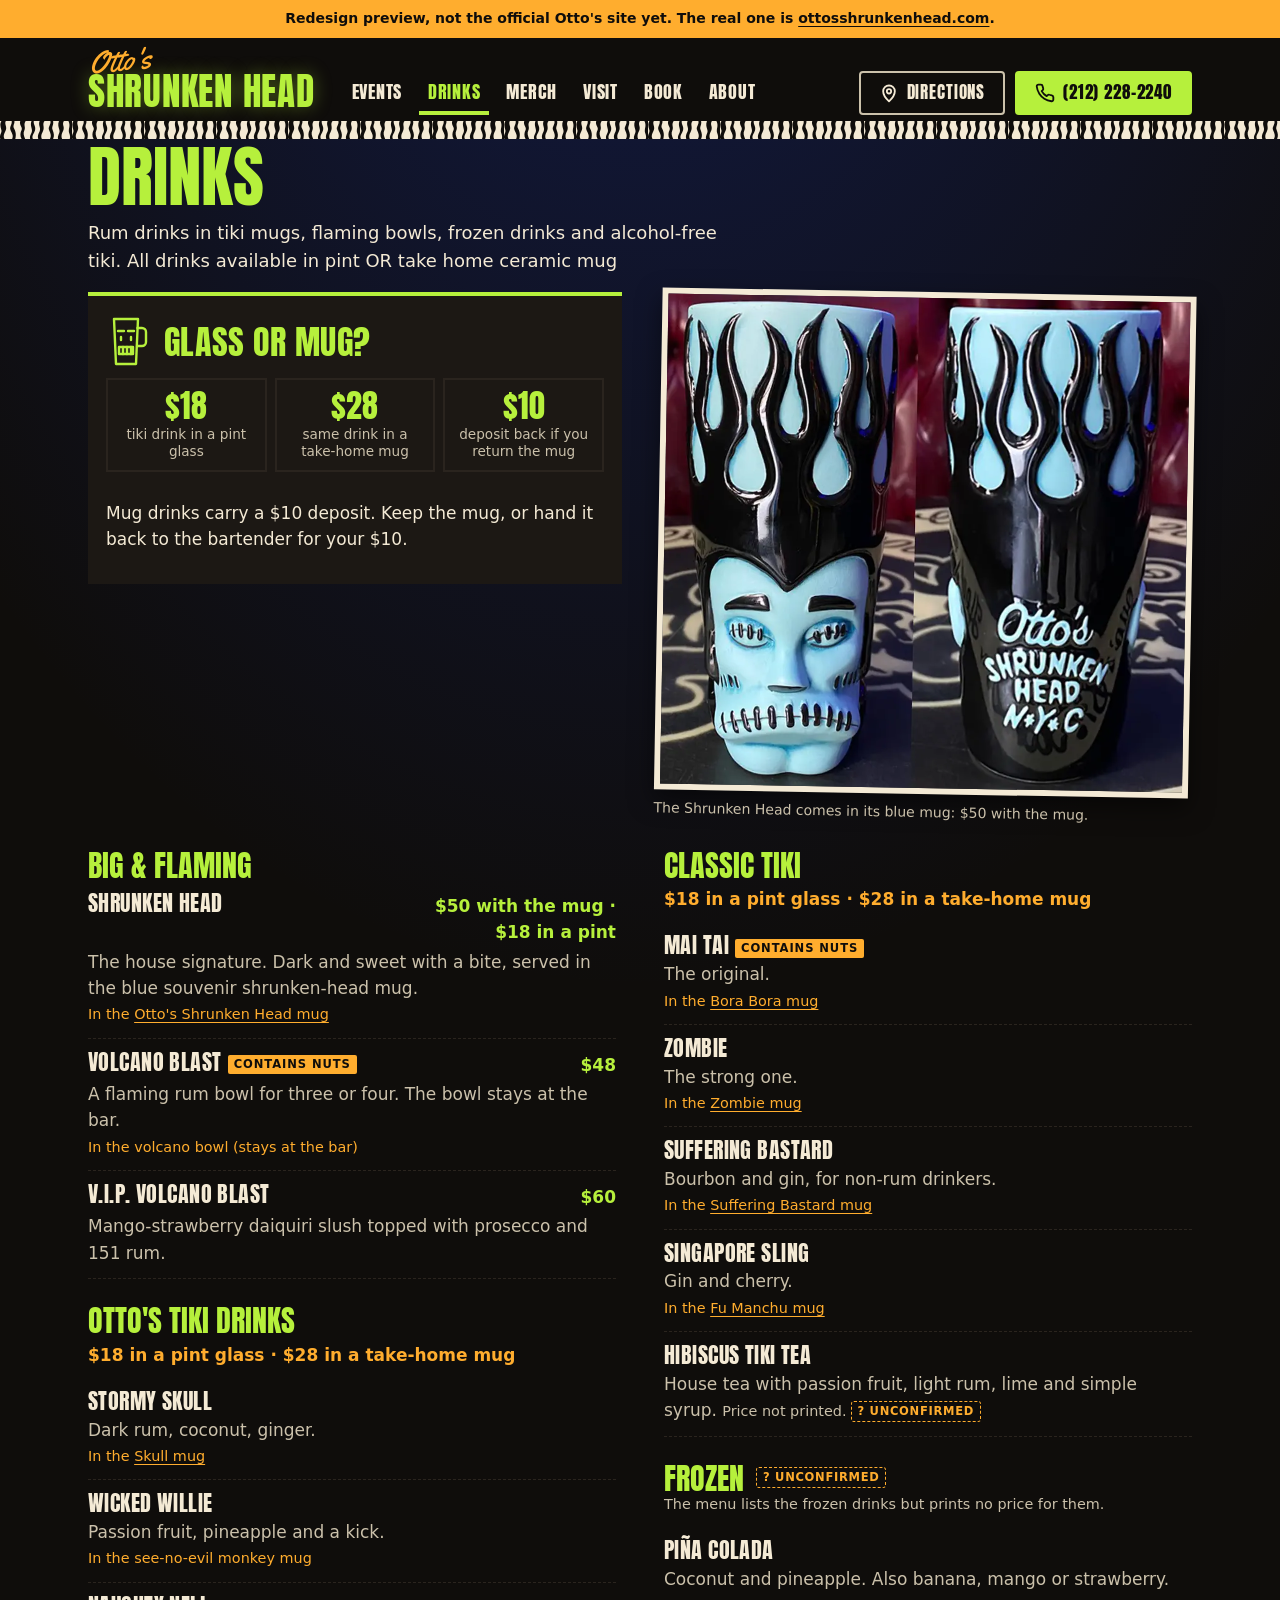
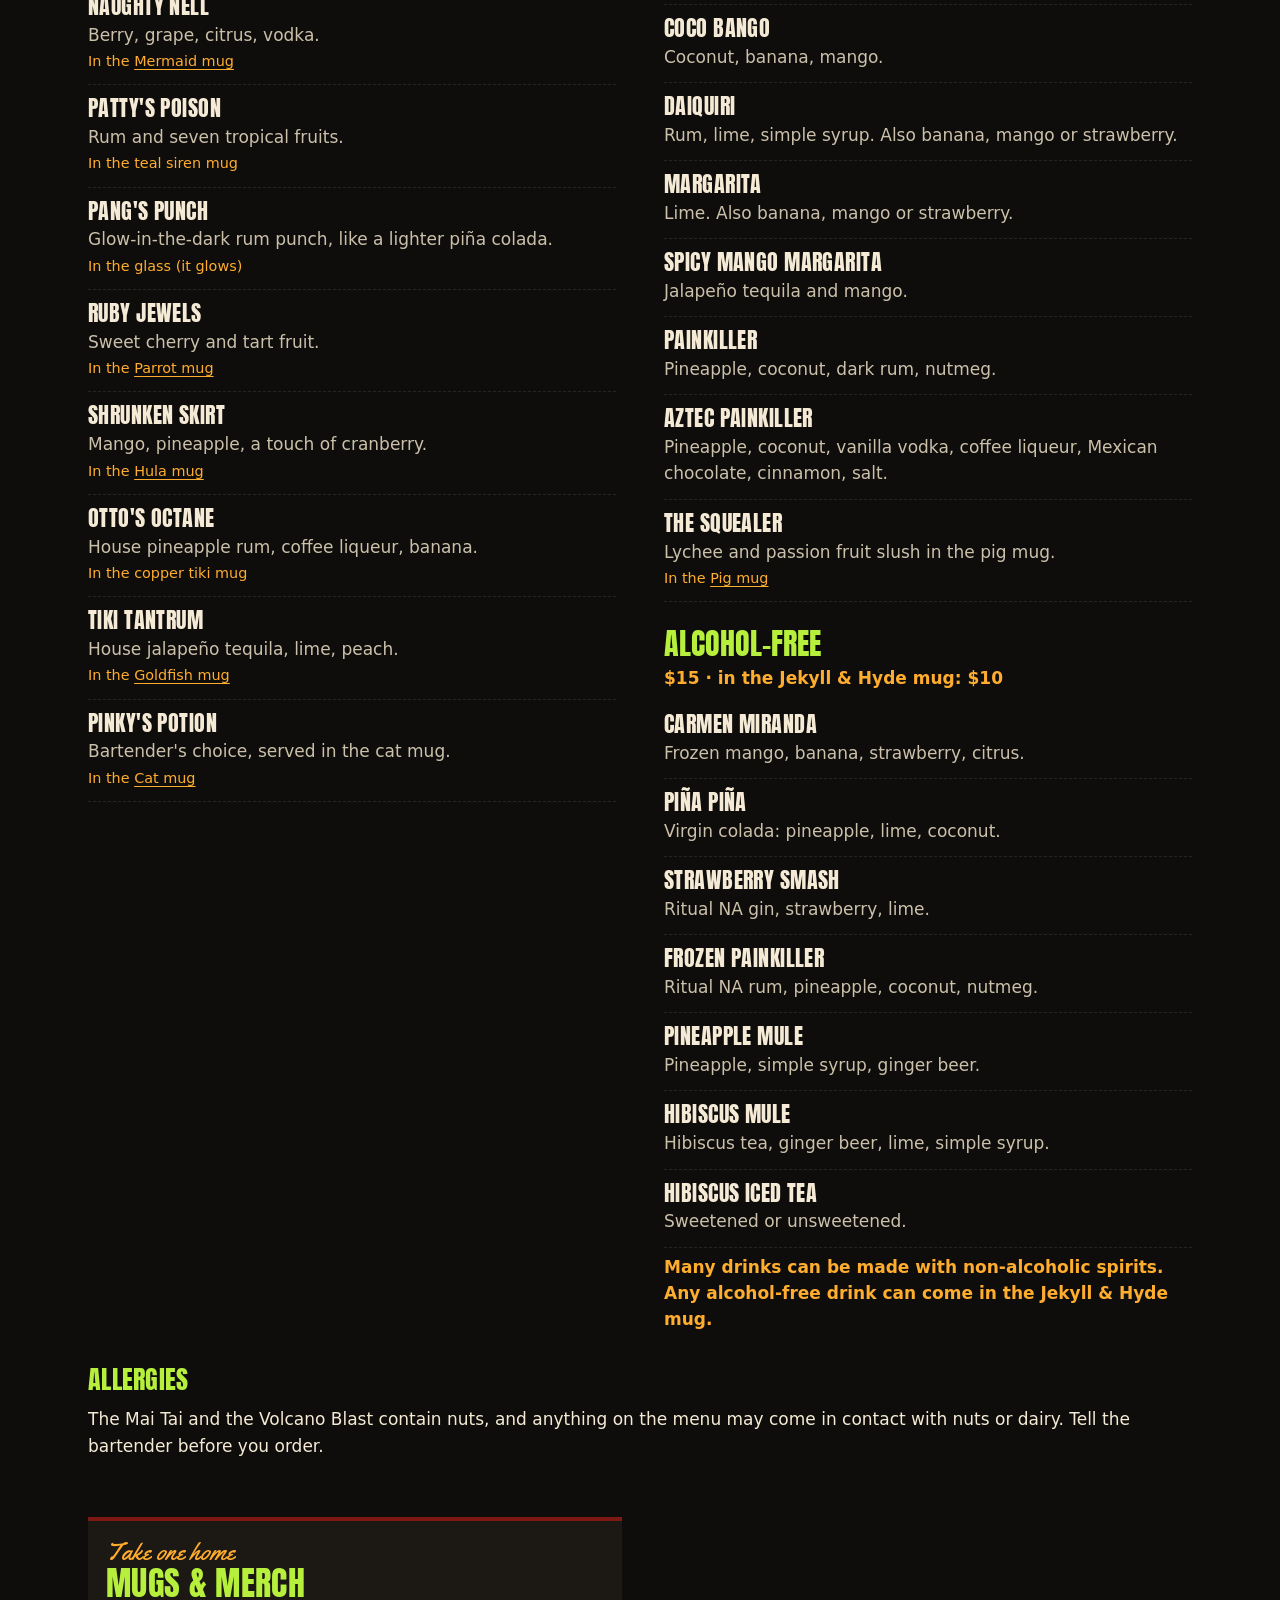
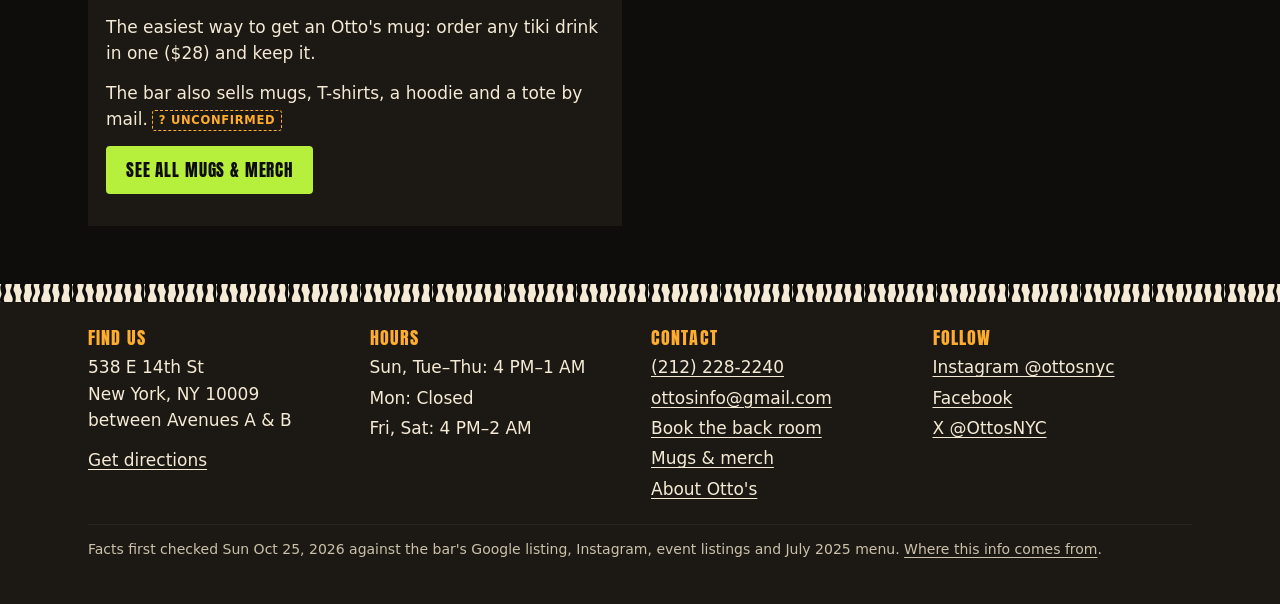
<file: drinks.html>
<!doctype html>
<html lang="en">
<head>
<meta charset="utf-8">
<meta name="viewport" content="width=device-width, initial-scale=1, viewport-fit=cover">
<title>Drink menu &amp; tiki mugs · Otto's Shrunken Head</title>
<meta name="description" content="Otto's tiki drinks are $18 in a pint glass or $28 in a take-home mug ($10 deposit back). Shrunken Head, Volcano Blast, Mai Tai, Zombie, frozen and alcohol-free drinks.">
<link rel="canonical" href="https://ottosshrunkenhead.com/drinks.html">
<meta name="robots" content="noindex, nofollow">
<meta name="theme-color" content="#0f0d0b">
<meta property="og:type" content="website">
<meta property="og:site_name" content="Otto's Shrunken Head">
<meta property="og:title" content="Drink menu &amp; tiki mugs · Otto's Shrunken Head">
<meta property="og:description" content="Otto's tiki drinks are $18 in a pint glass or $28 in a take-home mug ($10 deposit back). Shrunken Head, Volcano Blast, Mai Tai, Zombie, frozen and alcohol-free drinks.">
<meta property="og:url" content="https://ottosshrunkenhead.com/drinks.html">
<meta property="og:image" content="https://ottosshrunkenhead.com/assets/img/front-window-675.webp">
<link rel="icon" href="assets/favicon.svg" type="image/svg+xml">
<link rel="preload" href="assets/fonts/anton.woff2" as="font" type="font/woff2" crossorigin>
<style>@font-face{font-family:"Anton";src:url("assets/fonts/anton.woff2") format("woff2");font-display:swap}@font-face{font-family:"Yellowtail";src:url("assets/fonts/yellowtail.woff2") format("woff2");font-display:swap}@font-face{font-family:"Anton fallback";src:local("Impact"),local("Arial Narrow Bold"),local("Arial Bold");size-adjust:104%;ascent-override:118%;descent-override:33%}:root{--ink:#0f0d0b;--ink-2:#1c1814;--ink-3:#2a241e;--bone:#f4ead5;--bone-dim:#cbc1ab;--paper:#efe3c8;--lime:#b6f03c;--amber:#ffad2e;--oxblood:#7e1813;--stamp:#a8241a;--blue:#1733b0;--night:#0c1652;--pink:#ff86b9;--sky:#a9bcff;--f-display:"Anton","Anton fallback",Impact,"Arial Narrow Bold",sans-serif;--f-script:"Yellowtail","Brush Script MT",cursive;--f-body:system-ui,-apple-system,"Segoe UI",Roboto,"Helvetica Neue",Arial,sans-serif;--gutter:16px;--max:1160px;--bar-h:64px;--zebra:url("data:image/svg+xml,%3Csvg xmlns='http://www.w3.org/2000/svg' viewBox='0 0 160 40' preserveAspectRatio='none'%3E%3Crect width='160' height='40' fill='%23f4ead5'/%3E%3Cg fill='%230f0d0b'%3E%3Cpath d='M3 0h10c-4 7 3 12 0 20s-7 13-3 20H1c-4-8 4-13 2-20S-1 7 3 0z'/%3E%3Cpath d='M26 0h6c1 6-4 10-1 16s6 12 3 24h-7c4-9-2-14-4-21s4-11 3-19z'/%3E%3Cpath d='M45 0h12c-6 9 1 13-3 21-3 6-1 12 2 19h-8c-4-7-3-14 0-20s-6-11-3-20z'/%3E%3Cpath d='M70 0h5c-1 8 5 12 3 20s-8 12-5 20h-6c-2-9 5-13 4-20S67 8 70 0z'/%3E%3Cpath d='M88 0h11c-5 6-1 11-2 17-1 8-8 13-4 23h-8c-3-10 4-14 4-22 0-6-4-10-1-18z'/%3E%3Cpath d='M112 0h6c2 9-4 12-1 20s4 13 1 20h-7c4-7 1-13-2-20s5-12 3-20z'/%3E%3Cpath d='M131 0h11c-5 8 2 12-1 20-3 7-6 12-3 20h-9c-2-8 5-13 3-20s-4-12-1-20z'/%3E%3Cpath d='M152 0h8v40h-5c3-8-3-13-2-20s3-12-1-20z'/%3E%3C/g%3E%3C/svg%3E")}*,*::before,*::after{box-sizing:border-box}html{-webkit-text-size-adjust:100%;text-size-adjust:100%;scroll-padding-top:16px;scroll-padding-bottom:calc(var(--bar-h) + 24px)}body{margin:0;background:var(--ink);background-image:radial-gradient(120% 60% at 50% -10%,rgba(23,51,176,.38),transparent 60%);background-repeat:no-repeat;color:var(--bone);font:400 1.0625rem/1.55 var(--f-body);padding-bottom:calc(var(--bar-h) + env(safe-area-inset-bottom));overflow-wrap:break-word}img{max-width:100%;height:auto;display:block}a{color:var(--lime);text-underline-offset:.18em;text-decoration-thickness:.08em}a:hover{color:var(--bone)}:focus-visible{outline:3px solid var(--amber);outline-offset:3px;border-radius:2px}h1,h2,h3{line-height:1.05;margin:0}p{margin:0 0 .8em}ul,ol{margin:0;padding:0}[hidden]{display:none !important}.sr-only{position:absolute;width:1px;height:1px;padding:0;margin:-1px;overflow:hidden;clip:rect(0,0,0,0);white-space:nowrap;border:0}.skip{position:absolute;left:8px;top:-60px;z-index:50;background:var(--lime);color:var(--ink);padding:10px 14px;font-weight:700}.skip:focus{top:8px}.wrap{max-width:var(--max);margin:0 auto;padding:0 var(--gutter)}.zebra{height:18px;background:var(--zebra) repeat-x left center / 72px 100%}.preview-bar{margin:0;padding:8px var(--gutter);background:var(--amber);color:var(--ink);font-size:.875rem;font-weight:700;text-align:center}.preview-bar a{color:var(--ink)}.mast{background:var(--ink)}.mast__in{max-width:var(--max);margin:0 auto;padding:8px var(--gutter) 0;display:grid;grid-template-columns:1fr;align-items:end}.logo{display:inline-flex;flex-direction:column;text-decoration:none;color:inherit;padding:2px 0 4px;width:max-content}.logo__otto{font:400 1.5rem/0.8 var(--f-script);color:var(--amber);transform:rotate(-6deg);transform-origin:left bottom;margin-left:2px}.logo__head{font:400 1.75rem/1 var(--f-display);text-transform:uppercase;color:var(--lime);letter-spacing:.02em;margin-top:-2px;text-shadow:0 0 18px rgba(182,240,60,.35)}.nav{min-width:0}.nav ul{list-style:none;display:flex;gap:0;margin:0 calc(var(--gutter) * -1);padding:0 calc(var(--gutter) - 7px);overflow-x:auto;scrollbar-width:none}.nav ul::-webkit-scrollbar{display:none}.nav a{display:flex;align-items:center;min-height:44px;padding:0 7px;white-space:nowrap;font:400 1rem/1 var(--f-display);text-transform:uppercase;letter-spacing:.04em;color:var(--bone);text-decoration:none;border-bottom:4px solid transparent}.nav a:hover{color:var(--lime)}.nav a[aria-current="page"]{color:var(--lime);border-bottom-color:var(--lime)}.mast__cta{display:none}.btn{display:inline-flex;align-items:center;justify-content:center;gap:8px;min-height:48px;padding:0 18px;border-radius:4px;font:400 1.0625rem/1 var(--f-display);text-transform:uppercase;letter-spacing:.05em;text-decoration:none;color:var(--ink);background:var(--lime);border:2px solid var(--lime)}.btn:hover{background:var(--bone);border-color:var(--bone);color:var(--ink)}.btn--ghost{background:transparent;color:var(--bone);border-color:var(--bone-dim)}.btn--ghost:hover{background:var(--bone);color:var(--ink)}.btn svg{width:20px;height:20px;flex:none}.btns{display:flex;flex-wrap:wrap;gap:10px}.unc{display:inline-block;vertical-align:.1em;margin-left:.35em;font:700 .72rem/1 var(--f-body);letter-spacing:.06em;text-transform:uppercase;color:var(--amber);border:1.5px dashed var(--amber);border-radius:3px;padding:4px 6px 3px;text-decoration:none;white-space:nowrap}.unc::before{content:"? "}.unc:hover{background:var(--amber);color:var(--ink)}.flyer .unc,.paper .unc{color:var(--stamp);border-color:var(--stamp)}.flyer .unc:hover,.paper .unc:hover{background:var(--stamp);color:var(--paper)}.unc-note{color:var(--bone-dim);font-size:.9rem}.kicker{font:700 .8125rem/1.3 var(--f-body);text-transform:uppercase;letter-spacing:.12em;color:var(--bone-dim);margin:14px 0 10px}.status{display:grid;grid-template-columns:56px 1fr;gap:4px 14px;align-items:center;margin-bottom:18px}.status__state{font:400 2.75rem/0.95 var(--f-display);text-transform:uppercase;letter-spacing:.01em;color:var(--lime)}.status[data-open="false"] .status__state{color:var(--bone)}.status__detail{margin:2px 0 0;font-weight:600}.status__where{grid-column:1 / -1;margin:6px 0 0;color:var(--bone-dim)}.status__where a{color:var(--bone);font-weight:700}.puffer{width:56px;height:64px}.puffer svg{width:100%;height:100%;overflow:visible}.puffer .p-body{fill:url(#pufLit)}.puffer .p-spike{fill:#e2731f}.puffer[data-lit="true"] svg{filter:drop-shadow(0 0 10px rgba(255,173,46,.85));animation:glow 3.2s ease-in-out infinite}.puffer[data-lit="false"] .p-body{fill:#4b4339}.puffer[data-lit="false"] .p-spike{fill:#3a332c}@keyframes glow{50%{filter:drop-shadow(0 0 4px rgba(255,173,46,.55))}}.home-top{display:grid;grid-template-areas:"status" "flyer" "quick"}.home-top>.status{grid-area:status}.home-top>.tonight{grid-area:flyer}.home-top>.quick{grid-area:quick}.quick ul{list-style:none;display:grid;gap:8px;margin:4px 0 0}.quick li{padding:10px 12px;background:var(--ink-2);border-left:4px solid var(--lime)}.quick b{color:var(--lime);font-weight:800}.desk-only{display:none}.flyer{position:relative;color:var(--ink);background-color:var(--paper);background-image:radial-gradient(rgba(15,13,11,.09) 1px,transparent 1.3px);background-size:5px 5px;padding:22px 18px 18px;transform:rotate(-.6deg);box-shadow:0 14px 30px rgba(0,0,0,.55);margin:6px 4px 22px}.flyer::before,.flyer::after{content:"";position:absolute;top:-10px;width:74px;height:22px;background:rgba(244,234,213,.62);box-shadow:0 1px 2px rgba(0,0,0,.25)}.flyer::before{left:14px;transform:rotate(-7deg)}.flyer::after{right:14px;transform:rotate(6deg)}.flyer a{color:var(--ink)}.stamp{display:inline-block;font:400 1rem/1 var(--f-display);text-transform:uppercase;letter-spacing:.08em;color:var(--stamp);border:3px solid var(--stamp);padding:5px 8px 4px;transform:rotate(-2deg);margin:0 0 12px}.flyer__show + .flyer__show{border-top:2px dashed rgba(15,13,11,.35);margin-top:14px;padding-top:14px}.flyer__title{font:400 2rem/1 var(--f-display);text-transform:uppercase;letter-spacing:.01em}.flyer__meta{margin:6px 0 8px;font-weight:700}.flyer__more{display:inline-block;margin-top:12px;font-weight:700;min-height:24px}.flyer--quiet .flyer__title{font-size:1.6rem}.lineup{list-style:none;display:grid;gap:3px}.lineup li{display:grid;grid-template-columns:4.6em 1fr;gap:8px;align-items:baseline}.lineup__t{font-weight:700;font-variant-numeric:tabular-nums;font-size:.95rem}.lineup__act{font:400 1.25rem/1.15 var(--f-display);text-transform:uppercase;letter-spacing:.02em}.lineup--dark .lineup__t{color:var(--bone-dim)}.section{padding:34px 0 10px}.section__kick{font:400 1.6rem/1 var(--f-script);color:var(--amber);margin:0 0 2px}.section__h{font:400 2.1rem/1 var(--f-display);text-transform:uppercase;color:var(--lime);margin-bottom:14px;letter-spacing:.01em}.section__lede{color:var(--bone-dim);max-width:60ch}.page-h{font:400 3rem/0.95 var(--f-display);text-transform:uppercase;color:var(--lime);margin:6px 0 10px}.page-lede{font-size:1.125rem;max-width:56ch}.stubs{list-style:none;display:grid;gap:10px}.stub{display:grid;grid-template-columns:64px 1fr;gap:0;background:var(--ink-2);border-left:6px solid var(--oxblood);text-decoration:none;color:var(--bone);min-height:72px}.stub:hover{background:var(--ink-3);color:var(--bone)}.stub__date{display:grid;place-content:center;text-align:center;border-right:2px dashed var(--ink-3);padding:8px 4px}.stub__dow{font:700 .75rem/1 var(--f-body);text-transform:uppercase;letter-spacing:.1em;color:var(--amber)}.stub__day{font:400 1.9rem/1 var(--f-display)}.stub__mon{font:700 .75rem/1 var(--f-body);text-transform:uppercase;letter-spacing:.1em;color:var(--bone-dim)}.stub__body{padding:10px 12px}.stub__title{font:400 1.25rem/1.1 var(--f-display);text-transform:uppercase;display:block}.stub__line{display:-webkit-box;-webkit-line-clamp:2;-webkit-box-orient:vertical;overflow:hidden;color:var(--bone-dim);font-size:.95rem;margin-top:3px}.kind{display:inline-block;font:700 .72rem/1 var(--f-body);letter-spacing:.08em;text-transform:uppercase;padding:4px 6px 3px;border-radius:2px;color:var(--ink);background:var(--bone);vertical-align:.15em}.kind--music{background:var(--lime)}.kind--dj{background:var(--amber)}.kind--comedy{background:var(--pink)}.kind--openmic{background:var(--bone)}.kind--words{background:var(--sky)}.kind--market,.kind--party{background:var(--amber)}.week{list-style:none;display:grid;gap:14px}.week__day{background:var(--ink-2);padding:14px 14px 10px;border-top:4px solid var(--blue)}.week__name{font:400 1.5rem/1 var(--f-display);text-transform:uppercase;color:var(--bone);margin-bottom:8px}.week__list{list-style:none;display:grid;gap:10px}.week__which{font:700 .78rem/1.2 var(--f-body);text-transform:uppercase;letter-spacing:.08em;color:var(--amber)}.week__title{font-weight:700}.week__desc{color:var(--bone-dim);font-size:.95rem}.week__closed{color:var(--bone-dim)}.picks{list-style:none;display:grid;gap:0;max-width:640px}.picks li{display:grid;grid-template-columns:6.6em 1fr;gap:10px;align-items:baseline;padding:9px 0;border-bottom:1px dashed var(--ink-3)}.picks__when{font:700 .8rem/1.2 var(--f-body);text-transform:uppercase;letter-spacing:.08em;color:var(--amber)}.picks a{color:var(--bone);font-weight:700;text-decoration:none;min-height:24px}.picks__desc{display:block;color:var(--bone-dim);font-size:.92rem;font-weight:400}.picks a:hover{color:var(--lime);text-decoration:underline}.photo{margin:0;position:relative}.photo img{width:100%;border:6px solid var(--bone);box-shadow:0 10px 24px rgba(0,0,0,.5)}.photo figcaption{font-size:.875rem;color:var(--bone-dim);margin-top:8px}.tilt-l{transform:rotate(-1.2deg)}.tilt-r{transform:rotate(1deg)}.split{display:grid;gap:20px;align-items:center}.panel{background:var(--ink-2);padding:18px;border-top:4px solid var(--oxblood)}.panel--blue{border-top-color:var(--blue)}.panel--lime{border-top-color:var(--lime)}.deal{display:grid;grid-template-columns:repeat(3,1fr);gap:8px;margin:10px 0 14px}.deal__item{background:var(--ink-2);border:2px solid var(--ink-3);padding:10px 8px;text-align:center}.deal__price{display:block;font:400 2rem/1 var(--f-display);color:var(--lime)}.deal__label{display:block;font-size:.85rem;color:var(--bone-dim);margin-top:4px;line-height:1.25}.mug-ico{width:44px;height:54px;color:var(--lime)}.chips{list-style:none;display:flex;flex-wrap:wrap;gap:8px;margin:12px 0 6px}.chips a{display:inline-flex;align-items:center;min-height:40px;padding:0 14px;border-radius:999px;border:2px solid var(--bone-dim);color:var(--bone);text-decoration:none;font-weight:700;font-size:.95rem}.chips a:hover{border-color:var(--lime);color:var(--lime)}.day{margin-top:26px}.day__h{position:sticky;top:0;z-index:2;background:var(--ink);display:flex;align-items:baseline;gap:10px;flex-wrap:wrap;padding:10px 0 8px;border-bottom:3px solid var(--bone)}.day__dow{font:400 1.8rem/1 var(--f-display);text-transform:uppercase;color:var(--bone)}.day__date{font:400 1.8rem/1 var(--f-display);text-transform:uppercase;color:var(--bone-dim)}.day__tonight{font:400 1rem/1 var(--f-display);text-transform:uppercase;letter-spacing:.08em;background:var(--lime);color:var(--ink);padding:5px 8px 4px}.show{padding:16px 0 14px;border-bottom:1px solid var(--ink-3)}.show__top{display:flex;align-items:baseline;gap:10px;flex-wrap:wrap;margin-bottom:4px}.show__time{font-weight:800;font-variant-numeric:tabular-nums}.show__title{font:400 1.6rem/1.05 var(--f-display);text-transform:uppercase;letter-spacing:.01em;margin-bottom:8px}.show__desc{color:var(--bone-dim);margin:8px 0 0;max-width:62ch}.show__cover{display:inline-block;margin-top:8px;font-weight:700;color:var(--lime)}.show__flag{margin-top:8px}.regulars{background:var(--night);margin-top:40px;padding:34px 0 30px}.regulars .week__day{background:rgba(255,255,255,.05);border-top-color:var(--lime)}.menu-sec{padding-top:26px}.menu-sec__h{font:400 1.9rem/1 var(--f-display);text-transform:uppercase;color:var(--lime);display:flex;align-items:center;gap:8px;flex-wrap:wrap}.menu-sec__note{color:var(--amber);font-weight:700;margin:6px 0 10px}.drinks{list-style:none;display:grid;gap:0}.drink{padding:12px 0;border-bottom:1px dashed var(--ink-3)}.drink__row{display:flex;justify-content:space-between;gap:12px;align-items:baseline}.drink__name{font:400 1.35rem/1.1 var(--f-display);text-transform:uppercase;letter-spacing:.02em}.drink__price{font-weight:800;color:var(--lime);text-align:right;max-width:11em;flex:none}.drink__desc{color:var(--bone-dim);margin:3px 0 0}.flag{display:inline-block;font:700 .72rem/1 var(--f-body);text-transform:uppercase;letter-spacing:.08em;color:var(--ink);background:var(--amber);padding:4px 6px 3px;border-radius:2px;margin-left:6px;vertical-align:.2em}.prods{list-style:none;display:grid;grid-template-columns:repeat(2,1fr);gap:18px 12px;margin-top:8px}.prod img{width:100%;height:auto;aspect-ratio:4 / 5;object-fit:cover;border:5px solid var(--bone);background:var(--paper)}.prod--out img{filter:grayscale(1);opacity:.55}.prod__name{font:400 1.15rem/1.1 var(--f-display);text-transform:uppercase;letter-spacing:.02em;margin-top:8px}.prod__meta{display:flex;gap:8px;align-items:center;margin:4px 0 0}.prod__price{font-weight:800;color:var(--lime)}.prod__out{font:700 .72rem/1 var(--f-body);text-transform:uppercase;letter-spacing:.08em;color:var(--ink);background:var(--bone-dim);padding:4px 6px 3px;border-radius:2px}.prod__note{color:var(--bone-dim);font-size:.9rem;margin:2px 0 0}.prod__drink{color:var(--amber);font-size:.9rem;font-weight:700;margin:4px 0 0}.prod__buy{display:grid;gap:8px;margin-top:10px}.prod__size{display:grid;gap:4px;font-size:.85rem;font-weight:700;color:var(--bone-dim)}.prod__size select{min-height:40px;padding:0 8px;font:inherit;font-weight:400;color:var(--bone);background:var(--ink-2);border:2px solid var(--ink-3);border-radius:4px}.btn--small{min-height:44px;padding:0 12px;font-size:1rem}.btn.is-added{background:var(--amber);border-color:var(--amber)}.btn.is-added::after{content:" ✓"}.btn:disabled{opacity:.45;cursor:not-allowed}.pairs{list-style:none;display:grid;gap:0;max-width:720px}.pairs li{display:grid;grid-template-columns:48px 1fr;grid-template-rows:auto auto;column-gap:12px;align-items:center;padding:8px 0;border-bottom:1px dashed var(--ink-3)}.pairs img,.pairs__none{grid-row:1 / 3;width:48px;height:60px;object-fit:cover;border:3px solid var(--bone);background:var(--paper)}.pairs__none{border-style:dashed;border-color:var(--ink-3);background:transparent}.pairs__drink{font:400 1.2rem/1.1 var(--f-display);text-transform:uppercase;letter-spacing:.02em;color:var(--bone)}.pairs__mug{color:var(--bone-dim);font-size:.95rem}.pairs__mug a{color:var(--lime)}.drink__mug{display:block;color:var(--amber);font-size:.9rem;margin-top:2px}.drink__mug a{color:var(--amber)}.thanks{background:var(--lime);color:var(--ink);font-weight:700;padding:12px 14px;margin:16px 0 0}.cart-fab{position:fixed;right:14px;bottom:calc(var(--bar-h) + 14px + env(safe-area-inset-bottom));z-index:25;display:inline-flex;align-items:center;gap:8px;min-height:52px;padding:0 18px;border-radius:999px;font:400 1.1rem/1 var(--f-display);text-transform:uppercase;letter-spacing:.05em;color:var(--ink);background:var(--amber);border:3px solid var(--ink);box-shadow:0 8px 24px rgba(0,0,0,.55);cursor:pointer}.cart-fab svg{width:22px;height:22px}dialog.cart{width:min(520px,calc(100vw - 24px));max-height:calc(100vh - 32px);padding:18px;border:0;color:var(--ink);background:var(--paper);box-shadow:0 20px 60px rgba(0,0,0,.7)}dialog.cart::backdrop{background:rgba(15,13,11,.75)}.cart a{color:var(--ink)}.cart__head{display:flex;justify-content:space-between;align-items:center;gap:12px;border-bottom:3px solid var(--ink);padding-bottom:8px}.cart__head h2{font:400 1.8rem/1 var(--f-display);text-transform:uppercase}.cart__x{min-height:44px;padding:0 12px;font:700 .95rem/1 var(--f-body);background:transparent;border:2px solid var(--ink);border-radius:4px;color:var(--ink);cursor:pointer}.cart__empty{margin:16px 0}.cart__lines{list-style:none;display:grid}.cart__line{display:grid;grid-template-columns:1fr auto;grid-template-areas:"name price" "qty rm";gap:6px 10px;padding:12px 0;border-bottom:1px dashed rgba(15,13,11,.35)}.cart__name{grid-area:name;font:400 1.15rem/1.15 var(--f-display);text-transform:uppercase}.cart__price{grid-area:price;font-weight:800}.cart__qty{grid-area:qty;display:inline-flex;align-items:center;gap:10px}.cart__qty button{width:40px;height:40px;font:700 1.2rem/1 var(--f-body);background:var(--ink);color:var(--paper);border:0;border-radius:4px;cursor:pointer}.cart__rm{grid-area:rm;justify-self:end;min-height:40px;background:none;border:0;color:var(--stamp);font:700 .9rem/1 var(--f-body);text-decoration:underline;cursor:pointer}.cart__sums{margin:12px 0;display:grid;gap:4px}.cart__sums div{display:flex;justify-content:space-between}.cart__sums dt,.cart__sums dd{margin:0}.cart__total{font-weight:800;font-size:1.15rem;border-top:2px solid var(--ink);padding-top:6px}.cart__warn{background:var(--stamp);color:var(--paper);font-weight:700;padding:10px 12px}.cart__go{width:100%}.cart__go:hover{background:var(--ink);border-color:var(--ink);color:var(--paper)}.cart__off{background:var(--amber);padding:10px 12px;font-weight:700;margin-top:10px}.cart__off:focus{outline:3px solid var(--ink)}.cart__fine{font-size:.85rem;margin:10px 0 0;color:#4a4036}.press{list-style:none;display:grid;gap:12px}.press li{padding-left:14px;border-left:4px solid var(--blue)}.press__outlet{display:block;font:700 .78rem/1.3 var(--f-body);text-transform:uppercase;letter-spacing:.08em;color:var(--amber)}.press__title{color:var(--bone)}.legends b{font:400 1.25rem/1.15 var(--f-display);text-transform:uppercase;letter-spacing:.02em;color:var(--lime)}.hours{width:100%;border-collapse:collapse;font-size:1.0625rem}.hours th,.hours td{text-align:left;padding:10px 6px;border-bottom:1px solid var(--ink-3)}.hours th{font-weight:700}.hours td{text-align:right;font-variant-numeric:tabular-nums}.hours tr.is-today th,.hours tr.is-today td{color:var(--lime)}.hours tr.is-today th::after{content:" · today";font-weight:400;color:var(--bone-dim)}.facts{list-style:none;display:grid;gap:14px}.facts li{padding-left:16px;border-left:4px solid var(--oxblood);min-width:0;overflow-wrap:anywhere}.facts b{display:block;color:var(--bone)}.gear{padding-left:1.2em;display:grid;gap:4px}.src-table{width:100%;border-collapse:collapse;font-size:.95rem}.src-table th,.src-table td{text-align:left;vertical-align:top;padding:10px 8px;border-bottom:1px solid var(--ink-3)}.src-table thead th{color:var(--bone-dim);font-size:.8rem;text-transform:uppercase;letter-spacing:.08em}.ok{color:var(--lime);font-weight:700}.no{color:var(--amber);font-weight:700}.table-scroll{overflow-x:auto}.mailto-box{background:var(--paper);color:var(--ink);padding:16px;font-family:ui-monospace,Menlo,monospace;font-size:.9rem;white-space:pre-wrap;margin:10px 0 14px}.foot{margin-top:48px;background:var(--ink-2)}.foot__in{max-width:var(--max);margin:0 auto;padding:26px var(--gutter) 30px;display:grid;gap:22px}.foot h2{font:400 1.15rem/1 var(--f-display);text-transform:uppercase;letter-spacing:.06em;color:var(--amber);margin-bottom:8px}.foot ul{list-style:none;display:grid;gap:4px}.foot a{color:var(--bone);min-height:24px;display:inline-block}.foot__note{color:var(--bone-dim);font-size:.875rem;border-top:1px solid var(--ink-3);padding-top:14px}.foot__note a{color:var(--bone-dim)}.actbar{position:fixed;left:0;right:0;bottom:0;z-index:20;background:var(--ink);padding-bottom:env(safe-area-inset-bottom);box-shadow:0 -6px 20px rgba(0,0,0,.5)}.actbar .zebra{height:8px;background-size:32px 100%}.actbar ul{list-style:none;display:grid;grid-template-columns:repeat(3,1fr)}.actbar a{display:flex;flex-direction:column;align-items:center;justify-content:center;gap:3px;min-height:58px;color:var(--bone);text-decoration:none;font:400 .95rem/1 var(--f-display);text-transform:uppercase;letter-spacing:.06em}.actbar a:hover{color:var(--lime)}.actbar svg{width:22px;height:22px;color:var(--lime)}.actbar li + li a{border-left:1px solid var(--ink-3)}@media (min-width:700px){:root{--gutter:28px}.page-h{font-size:4.2rem}.split{grid-template-columns:1fr 1fr;gap:36px}.week{grid-template-columns:repeat(2,1fr)}.foot__in{grid-template-columns:repeat(4,1fr)}.foot__note{grid-column:1 / -1}.stubs{grid-template-columns:repeat(2,1fr)}.prods{grid-template-columns:repeat(3,1fr)}}@media (min-width:960px){:root{--bar-h:0px}.cart-fab{bottom:22px;right:22px}body{padding-bottom:0}.actbar{display:none}.mast__in{grid-template-columns:auto 1fr auto;gap:28px;padding-top:12px;padding-bottom:6px}.logo__otto{font-size:1.9rem}.logo__head{font-size:2.3rem}.nav ul{margin:0;padding:0;gap:8px}.nav a{font-size:1.15rem;padding:0 9px}.prods{grid-template-columns:repeat(4,1fr);gap:26px 20px}.mast__cta{display:flex;gap:10px;align-items:center}.mast__cta .btn{min-height:44px}.home-top{grid-template-columns:1fr 1.05fr;grid-template-areas:"status flyer" "quick flyer";grid-template-rows:auto 1fr;column-gap:48px;align-items:start;padding-top:22px}.desk-only{display:block;margin-top:26px;max-width:480px}.status__state{font-size:4.2rem}.status{grid-template-columns:72px 1fr}.puffer{width:72px;height:82px}.flyer{padding:30px 30px 26px}.flyer__title{font-size:2.6rem}.week{grid-template-columns:repeat(3,1fr)}.events-layout{display:grid;grid-template-columns:1fr 340px;gap:48px;align-items:start}.events-aside{position:sticky;top:20px}.menu-cols{columns:2;column-gap:48px}.menu-cols .menu-sec{break-inside:avoid}}@media (prefers-reduced-motion:reduce){*,*::before,*::after{animation:none !important;transition:none !important;scroll-behavior:auto !important}}@media print{.actbar,.mast__cta,.nav,.skip{display:none}body{background:#fff;color:#000}}</style>
<noscript><style>[data-status-live],.puffer{display:none}.nojs-hours{display:block!important}.status{grid-template-columns:1fr}</style></noscript>


</head>
<body>
<a class="skip" href="#main">Skip to content</a>
<p class="preview-bar">Redesign preview, not the official Otto's site yet. The real one is <a href="https://ottosshrunkenhead.com/">ottosshrunkenhead.com</a>.</p>
<header class="mast">
<div class="mast__in">
<a class="logo" href="index.html"><span class="logo__otto">Otto's</span><span class="logo__head">Shrunken Head</span><span class="sr-only">, home</span></a>
<nav class="nav" aria-label="Main"><ul><li><a href="events.html">Events</a></li><li><a href="drinks.html" aria-current="page">Drinks</a></li><li><a href="merch.html">Merch</a></li><li><a href="visit.html">Visit</a></li><li><a href="book.html">Book</a></li><li><a href="about.html">About</a></li></ul></nav>
<div class="mast__cta"><a class="btn btn--ghost" href="https://www.google.com/maps/dir/?api=1&amp;destination=Otto's%20Shrunken%20Head%2C%20538%20E%2014th%20St%2C%20New%20York%2C%20NY%2010009"><svg viewBox="0 0 24 24" fill="none" stroke="currentColor" stroke-width="2.2" stroke-linecap="round" stroke-linejoin="round" aria-hidden="true" focusable="false"><path d="M12 22s7-6.2 7-12a7 7 0 1 0-14 0c0 5.8 7 12 7 12z"/><circle cx="12" cy="10" r="2.6"/></svg> Directions</a><a class="btn" href="tel:+12122282240"><svg viewBox="0 0 24 24" fill="none" stroke="currentColor" stroke-width="2.2" stroke-linecap="round" stroke-linejoin="round" aria-hidden="true" focusable="false"><path d="M22 16.9v3a2 2 0 0 1-2.2 2 19.8 19.8 0 0 1-8.6-3.1 19.5 19.5 0 0 1-6-6A19.8 19.8 0 0 1 2.1 4.2 2 2 0 0 1 4.1 2h3a2 2 0 0 1 2 1.7c.1.9.4 1.8.7 2.7a2 2 0 0 1-.5 2.1L8 9.8a16 16 0 0 0 6 6l1.3-1.3a2 2 0 0 1 2.1-.4c.9.3 1.8.6 2.7.7a2 2 0 0 1 1.7 2z"/></svg> (212) 228-2240</a></div>
</div>
<div class="zebra"></div>
</header>
<main id="main">

<div class="wrap">
<h1 class="page-h">Drinks</h1>
<p class="page-lede">Rum drinks in tiki mugs, flaming bowls, frozen drinks and alcohol-free tiki. All drinks available in pint OR take home ceramic mug

</p>
<div class="split" style="align-items:start;margin-top:18px">
<div class="panel panel--lime">
<div style="display:flex;gap:14px;align-items:center"><svg class="mug-ico" viewBox="0 0 44 54" fill="none" stroke="currentColor" stroke-width="2.4" stroke-linejoin="round" stroke-linecap="round" aria-hidden="true" focusable="false"><path d="M8 5h24l-2 45H10z"/><path d="M31.5 14H36a4 4 0 0 1 4 4v10a4 4 0 0 1-4 4h-5"/><path d="M12 17h6M22 17h6"/><path d="M15 23v3M25 23v3"/><path d="M13 33h14v7H13z"/><path d="M17 33v7M21 33v7M25 33v7"/></svg><h2 class="section__h" style="margin:0">Glass or mug?</h2></div>
<div class="deal" role="list"><p class="deal__item" role="listitem"><span class="deal__price">$18</span><span class="deal__label">tiki drink in a pint glass</span></p><p class="deal__item" role="listitem"><span class="deal__price">$28</span><span class="deal__label">same drink in a take-home mug</span></p><p class="deal__item" role="listitem"><span class="deal__price">$10</span><span class="deal__label">deposit back if you return the mug</span></p></div>
<p>Mug drinks carry a $10 deposit. Keep the mug, or hand it back to the bartender for your $10.</p>
</div>
<figure class="photo tilt-r"><img src="assets/img/blue-mug-853.webp" srcset="assets/img/blue-mug-480.webp 480w, assets/img/blue-mug-853.webp 853w" sizes="(min-width: 700px) 45vw, 100vw" width="853" height="800" alt="The Otto's Shrunken Head mug in light blue and black, each with flames over a carved shrunken-head face." loading="lazy" decoding="async"><figcaption>The Shrunken Head comes in its blue mug: $50 with the mug.</figcaption></figure>
</div>
<div class="menu-cols">
<section class="menu-sec" id="big" aria-labelledby="m-big">
<h2 class="menu-sec__h" id="m-big">Big &amp; flaming</h2>


<ul class="drinks"><li class="drink"><div class="drink__row"><h3 class="drink__name">Shrunken Head</h3><span class="drink__price">$50 with the mug · $18 in a pint</span></div><p class="drink__desc">The house signature. Dark and sweet with a bite, served in the blue souvenir shrunken-head mug. <span class="drink__mug">In the <a href="merch.html#p-shrunken-head">Otto's Shrunken Head mug</a></span></p></li><li class="drink"><div class="drink__row"><h3 class="drink__name">Volcano Blast<span class="flag">Contains nuts</span></h3><span class="drink__price">$48</span></div><p class="drink__desc">A flaming rum bowl for three or four. The bowl stays at the bar. <span class="drink__mug">In the volcano bowl (stays at the bar)</span></p></li><li class="drink"><div class="drink__row"><h3 class="drink__name">V.I.P. Volcano Blast</h3><span class="drink__price">$60</span></div><p class="drink__desc">Mango-strawberry daiquiri slush topped with prosecco and 151 rum.</p></li></ul>

</section>
<section class="menu-sec" id="originals" aria-labelledby="m-originals">
<h2 class="menu-sec__h" id="m-originals">Otto's tiki drinks</h2>
<p class="menu-sec__note">$18 in a pint glass · $28 in a take-home mug</p>

<ul class="drinks"><li class="drink"><div class="drink__row"><h3 class="drink__name">Stormy Skull</h3></div><p class="drink__desc">Dark rum, coconut, ginger. <span class="drink__mug">In the <a href="merch.html#p-skull">Skull mug</a></span></p></li><li class="drink"><div class="drink__row"><h3 class="drink__name">Wicked Willie</h3></div><p class="drink__desc">Passion fruit, pineapple and a kick. <span class="drink__mug">In the see-no-evil monkey mug</span></p></li><li class="drink"><div class="drink__row"><h3 class="drink__name">Naughty Nell</h3></div><p class="drink__desc">Berry, grape, citrus, vodka. <span class="drink__mug">In the <a href="merch.html#p-mermaid">Mermaid mug</a></span></p></li><li class="drink"><div class="drink__row"><h3 class="drink__name">Patty's Poison</h3></div><p class="drink__desc">Rum and seven tropical fruits. <span class="drink__mug">In the teal siren mug</span></p></li><li class="drink"><div class="drink__row"><h3 class="drink__name">Pang's Punch</h3></div><p class="drink__desc">Glow-in-the-dark rum punch, like a lighter piña colada. <span class="drink__mug">In the glass (it glows)</span></p></li><li class="drink"><div class="drink__row"><h3 class="drink__name">Ruby Jewels</h3></div><p class="drink__desc">Sweet cherry and tart fruit. <span class="drink__mug">In the <a href="merch.html#p-parrot">Parrot mug</a></span></p></li><li class="drink"><div class="drink__row"><h3 class="drink__name">Shrunken Skirt</h3></div><p class="drink__desc">Mango, pineapple, a touch of cranberry. <span class="drink__mug">In the <a href="merch.html#p-hula">Hula mug</a></span></p></li><li class="drink"><div class="drink__row"><h3 class="drink__name">Otto's Octane</h3></div><p class="drink__desc">House pineapple rum, coffee liqueur, banana. <span class="drink__mug">In the copper tiki mug</span></p></li><li class="drink"><div class="drink__row"><h3 class="drink__name">Tiki Tantrum</h3></div><p class="drink__desc">House jalapeño tequila, lime, peach. <span class="drink__mug">In the <a href="merch.html#p-goldfish">Goldfish mug</a></span></p></li><li class="drink"><div class="drink__row"><h3 class="drink__name">Pinky's Potion</h3></div><p class="drink__desc">Bartender's choice, served in the cat mug. <span class="drink__mug">In the <a href="merch.html#p-cat">Cat mug</a></span></p></li></ul>

</section>
<section class="menu-sec" id="classics" aria-labelledby="m-classics">
<h2 class="menu-sec__h" id="m-classics">Classic tiki</h2>
<p class="menu-sec__note">$18 in a pint glass · $28 in a take-home mug</p>

<ul class="drinks"><li class="drink"><div class="drink__row"><h3 class="drink__name">Mai Tai<span class="flag">Contains nuts</span></h3></div><p class="drink__desc">The original. <span class="drink__mug">In the <a href="merch.html#p-bora-bora">Bora Bora mug</a></span></p></li><li class="drink"><div class="drink__row"><h3 class="drink__name">Zombie</h3></div><p class="drink__desc">The strong one. <span class="drink__mug">In the <a href="merch.html#p-zombie">Zombie mug</a></span></p></li><li class="drink"><div class="drink__row"><h3 class="drink__name">Suffering Bastard</h3></div><p class="drink__desc">Bourbon and gin, for non-rum drinkers. <span class="drink__mug">In the <a href="merch.html#p-suffering-bastard">Suffering Bastard mug</a></span></p></li><li class="drink"><div class="drink__row"><h3 class="drink__name">Singapore Sling</h3></div><p class="drink__desc">Gin and cherry. <span class="drink__mug">In the <a href="merch.html#p-fu-manchu">Fu Manchu mug</a></span></p></li><li class="drink"><div class="drink__row"><h3 class="drink__name">Hibiscus Tiki Tea</h3></div><p class="drink__desc">House tea with passion fruit, light rum, lime and simple syrup. <span class="unc-note">Price not printed.</span><a class="unc" href="sources.html#f-tea-price" title="Listed without a price.">Unconfirmed<span class="sr-only">: Price of the Hibiscus Tiki Tea. See sources</span></a></p></li></ul>

</section>
<section class="menu-sec" id="frozen" aria-labelledby="m-frozen">
<h2 class="menu-sec__h" id="m-frozen">Frozen<a class="unc" href="sources.html#f-frozen-prices" title="The menu lists the frozen drinks but prints no price for them.">Unconfirmed<span class="sr-only">: Prices for frozen drinks. See sources</span></a></h2>

<p class="unc-note">The menu lists the frozen drinks but prints no price for them.</p>
<ul class="drinks"><li class="drink"><div class="drink__row"><h3 class="drink__name">Piña Colada</h3></div><p class="drink__desc">Coconut and pineapple. Also banana, mango or strawberry.</p></li><li class="drink"><div class="drink__row"><h3 class="drink__name">Coco Bango</h3></div><p class="drink__desc">Coconut, banana, mango.</p></li><li class="drink"><div class="drink__row"><h3 class="drink__name">Daiquiri</h3></div><p class="drink__desc">Rum, lime, simple syrup. Also banana, mango or strawberry.</p></li><li class="drink"><div class="drink__row"><h3 class="drink__name">Margarita</h3></div><p class="drink__desc">Lime. Also banana, mango or strawberry.</p></li><li class="drink"><div class="drink__row"><h3 class="drink__name">Spicy Mango Margarita</h3></div><p class="drink__desc">Jalapeño tequila and mango.</p></li><li class="drink"><div class="drink__row"><h3 class="drink__name">Painkiller</h3></div><p class="drink__desc">Pineapple, coconut, dark rum, nutmeg.</p></li><li class="drink"><div class="drink__row"><h3 class="drink__name">Aztec Painkiller</h3></div><p class="drink__desc">Pineapple, coconut, vanilla vodka, coffee liqueur, Mexican chocolate, cinnamon, salt.</p></li><li class="drink"><div class="drink__row"><h3 class="drink__name">The Squealer</h3></div><p class="drink__desc">Lychee and passion fruit slush in the pig mug. <span class="drink__mug">In the <a href="merch.html#p-pig">Pig mug</a></span></p></li></ul>

</section>
<section class="menu-sec" id="zero" aria-labelledby="m-zero">
<h2 class="menu-sec__h" id="m-zero">Alcohol-free</h2>
<p class="menu-sec__note">$15 · in the Jekyll &amp; Hyde mug: $10</p>

<ul class="drinks"><li class="drink"><div class="drink__row"><h3 class="drink__name">Carmen Miranda</h3></div><p class="drink__desc">Frozen mango, banana, strawberry, citrus.</p></li><li class="drink"><div class="drink__row"><h3 class="drink__name">Piña Piña</h3></div><p class="drink__desc">Virgin colada: pineapple, lime, coconut.</p></li><li class="drink"><div class="drink__row"><h3 class="drink__name">Strawberry Smash</h3></div><p class="drink__desc">Ritual NA gin, strawberry, lime.</p></li><li class="drink"><div class="drink__row"><h3 class="drink__name">Frozen Painkiller</h3></div><p class="drink__desc">Ritual NA rum, pineapple, coconut, nutmeg.</p></li><li class="drink"><div class="drink__row"><h3 class="drink__name">Pineapple Mule</h3></div><p class="drink__desc">Pineapple, simple syrup, ginger beer.</p></li><li class="drink"><div class="drink__row"><h3 class="drink__name">Hibiscus Mule</h3></div><p class="drink__desc">Hibiscus tea, ginger beer, lime, simple syrup.</p></li><li class="drink"><div class="drink__row"><h3 class="drink__name">Hibiscus Iced Tea</h3></div><p class="drink__desc">Sweetened or unsweetened.</p></li></ul>
<p class="menu-sec__note">Many drinks can be made with non-alcoholic spirits. Any alcohol-free drink can come in the Jekyll &amp; Hyde mug.</p>
</section></div>
<section class="section" aria-labelledby="al-h">
<h2 class="section__h" id="al-h" style="font-size:1.6rem">Allergies</h2>
<p>The Mai Tai and the Volcano Blast contain nuts, and anything on the menu may come in contact with nuts or dairy. Tell the bartender before you order.</p>
</section>
<section class="section split" aria-labelledby="mg-h">
<div class="panel">
<p class="section__kick">Take one home</p>
<h2 class="section__h" id="mg-h">Mugs &amp; merch</h2>
<p>The easiest way to get an Otto's mug: order any tiki drink in one ($28) and keep it.</p>
<p>The bar also sells mugs, T-shirts, a hoodie and a tote by mail.<a class="unc" href="sources.html#f-shop" title="Copied from the bar's PayPal shop page, which hasn't been updated in a while. Check before ordering.">Unconfirmed<span class="sr-only">: Online shop: items, prices and stock (most mugs $11, Shrunken Head mug $60, tees $30), US only, two-mug minimum, $7.50 shipping per item. See sources</span></a></p>
<p><a class="btn" href="merch.html">See all mugs & merch</a></p>
</div>
</section>
</div>
</main>
<footer class="foot">
<div class="zebra"></div>
<div class="foot__in">
<section aria-labelledby="ft-find"><h2 id="ft-find">Find us</h2><p>538 E 14th St<br>New York, NY 10009<br>between Avenues A &amp; B</p><a href="https://www.google.com/maps/dir/?api=1&amp;destination=Otto's%20Shrunken%20Head%2C%20538%20E%2014th%20St%2C%20New%20York%2C%20NY%2010009">Get directions</a></section>
<section aria-labelledby="ft-hours"><h2 id="ft-hours">Hours</h2><ul><li>Sun, Tue–Thu: 4 PM–1 AM</li><li>Mon: Closed</li><li>Fri, Sat: 4 PM–2 AM</li></ul></section>
<section aria-labelledby="ft-contact"><h2 id="ft-contact">Contact</h2><ul><li><a href="tel:+12122282240">(212) 228-2240</a></li><li><a href="mailto:ottosinfo@gmail.com">ottosinfo@gmail.com</a></li><li><a href="book.html">Book the back room</a></li><li><a href="merch.html">Mugs & merch</a></li><li><a href="about.html">About Otto's</a></li></ul></section>
<section aria-labelledby="ft-follow"><h2 id="ft-follow">Follow</h2><ul><li><a href="https://www.instagram.com/ottosnyc/">Instagram @ottosnyc</a></li><li><a href="https://www.facebook.com/OttosShrunkenHead">Facebook</a></li><li><a href="https://x.com/OttosNYC">X @OttosNYC</a></li></ul></section>
<p class="foot__note">Facts first checked Sun Oct 25, 2026 against the bar's Google listing, Instagram, event listings and July 2025 menu. <a href="sources.html">Where this info comes from</a>.</p>
</div>
</footer>
<nav class="actbar" aria-label="Quick actions">
<div class="zebra"></div>
<ul>
<li><a href="https://www.google.com/maps/dir/?api=1&amp;destination=Otto's%20Shrunken%20Head%2C%20538%20E%2014th%20St%2C%20New%20York%2C%20NY%2010009"><svg viewBox="0 0 24 24" fill="none" stroke="currentColor" stroke-width="2.2" stroke-linecap="round" stroke-linejoin="round" aria-hidden="true" focusable="false"><path d="M12 22s7-6.2 7-12a7 7 0 1 0-14 0c0 5.8 7 12 7 12z"/><circle cx="12" cy="10" r="2.6"/></svg>Directions</a></li>
<li><a href="tel:+12122282240"><svg viewBox="0 0 24 24" fill="none" stroke="currentColor" stroke-width="2.2" stroke-linecap="round" stroke-linejoin="round" aria-hidden="true" focusable="false"><path d="M22 16.9v3a2 2 0 0 1-2.2 2 19.8 19.8 0 0 1-8.6-3.1 19.5 19.5 0 0 1-6-6A19.8 19.8 0 0 1 2.1 4.2 2 2 0 0 1 4.1 2h3a2 2 0 0 1 2 1.7c.1.9.4 1.8.7 2.7a2 2 0 0 1-.5 2.1L8 9.8a16 16 0 0 0 6 6l1.3-1.3a2 2 0 0 1 2.1-.4c.9.3 1.8.6 2.7.7a2 2 0 0 1 1.7 2z"/></svg>Call</a></li>
<li><a href="events.html"><svg viewBox="0 0 24 24" fill="none" stroke="currentColor" stroke-width="2.2" stroke-linecap="round" stroke-linejoin="round" aria-hidden="true" focusable="false"><rect x="3" y="4" width="18" height="18" rx="2"/><path d="M16 2v4M8 2v4M3 10h18"/></svg>Shows</a></li>
</ul>
</nav>
<script>window.OTTO_HOURS=[[16,25],null,[16,25],[16,25],[16,25],[16,26],[16,26]];(function () {
var H = window.OTTO_HOURS;
var SHORT = ['Sun', 'Mon', 'Tue', 'Wed', 'Thu', 'Fri', 'Sat'];
var LONG = ['Sunday', 'Monday', 'Tuesday', 'Wednesday', 'Thursday', 'Friday', 'Saturday'];
var p = {};
try {
new Intl.DateTimeFormat('en-US', { timeZone: 'America/New_York', year: 'numeric', month: '2-digit', day: '2-digit', hour: '2-digit', minute: '2-digit', hourCycle: 'h23', weekday: 'short' })
.formatToParts(new Date()).forEach(function (x) { p[x.type] = x.value; });
} catch (e) { return; }
var dow = SHORT.indexOf(p.weekday), mins = (+p.hour) * 60 + (+p.minute);
var today = p.year + '-' + p.month + '-' + p.day;
function shift(iso, n) { var t = new Date(iso + 'T12:00:00Z'); t.setUTCDate(t.getUTCDate() + n); return t.toISOString().slice(0, 10); }
function clock(h) { var hr = Math.floor(h) % 24, m = Math.round((h % 1) * 60), x = hr % 12 || 12; return x + (m ? ':' + (m < 10 ? '0' : '') + m : '') + (hr < 12 ? ' AM' : ' PM'); }
// Open now?
var y = H[(dow + 6) % 7], t = H[dow], open = false, closeAt = null, late = false;
if (y && y[1] > 24 && mins < (y[1] - 24) * 60) { open = true; closeAt = y[1]; late = true; }
else if (t && mins >= t[0] * 60 && (t[1] > 24 || mins < t[1] * 60)) { open = true; closeAt = t[1]; }
// "Tonight" stays on the previous evening while the bar is still open after midnight
var night = late ? shift(today, -1) : today;
var nightDow = late ? (dow + 6) % 7 : dow;
var detail;
if (open) detail = 'Till ' + clock(closeAt) + (closeAt > 24 && mins >= 12 * 60 ? ' tonight' : '');
else if (t && mins < t[0] * 60) detail = 'Opens today at ' + clock(t[0]);
else {
for (var k = 1; k <= 7; k++) {
var nx = H[(dow + k) % 7];
if (nx) { detail = 'Opens ' + (k === 1 ? 'tomorrow' : LONG[(dow + k) % 7]) + ' at ' + clock(nx[0]); break; }
}
}
var st = document.querySelector('[data-status]');
if (st) {
st.setAttribute('data-open', open ? 'true' : 'false');
st.querySelector('[data-status-state]').textContent = open ? 'Open now' : 'Closed now';
st.querySelector('[data-status-detail]').textContent = detail;
var pf = st.querySelector('.puffer');
if (pf) pf.setAttribute('data-lit', open ? 'true' : 'false');
}
// Tonight's flyer
var flyers = document.querySelectorAll('[data-night]');
if (flyers.length) {
var hit = null;
for (var i = 0; i < flyers.length; i++) if (flyers[i].getAttribute('data-night') === night) hit = flyers[i];
if (!hit) {
var hn = H[nightDow];
hit = document.querySelector(hn ? '[data-night="quiet"]' : '[data-night="closed"]');
var slot = hit && hit.querySelector('[data-fill]');
if (slot) slot.textContent = hn ? LONG[nightDow] + ', ' + clock(hn[0]) + '–' + clock(hn[1]) : (detail || '');
var lab = hit && hit.querySelector('[data-fill-day]');
if (lab) lab.textContent = 'Tonight · ' + LONG[nightDow];
}
for (var j = 0; j < flyers.length; j++) flyers[j].hidden = flyers[j] !== hit;
}
// Upcoming lists: hide past dates, honour data-limit, optionally skip tonight
var lists = document.querySelectorAll('[data-upcoming]');
for (var a = 0; a < lists.length; a++) {
var L = lists[a], limit = +L.getAttribute('data-limit') || 999, after = L.hasAttribute('data-after-tonight'), shown = 0;
var items = L.querySelectorAll('[data-date]');
for (var b = 0; b < items.length; b++) {
var d = items[b].getAttribute('data-date');
var keep = (after ? d > night : d >= night) && shown < limit;
items[b].hidden = !keep;
if (keep) shown++;
}
}
// Day groups on the events page
var days = document.querySelectorAll('[data-day]');
for (var c = 0; c < days.length; c++) {
var dd = days[c].getAttribute('data-day');
days[c].hidden = dd < night;
var badge = days[c].querySelector('[data-tonight-badge]');
if (badge) badge.hidden = dd !== night;
}
var tl = document.querySelector('[data-tonight-link]');
if (tl) tl.hidden = !document.querySelector('[data-day="' + night + '"]');
// Hours table
var rows = document.querySelectorAll('[data-dow]');
for (var r = 0; r < rows.length; r++) {
var isToday = +rows[r].getAttribute('data-dow') === nightDow;
rows[r].classList.toggle('is-today', isToday);
if (isToday) rows[r].setAttribute('aria-current', 'date'); else rows[r].removeAttribute('aria-current');
}
})();</script>
</body>
</html>
</file>
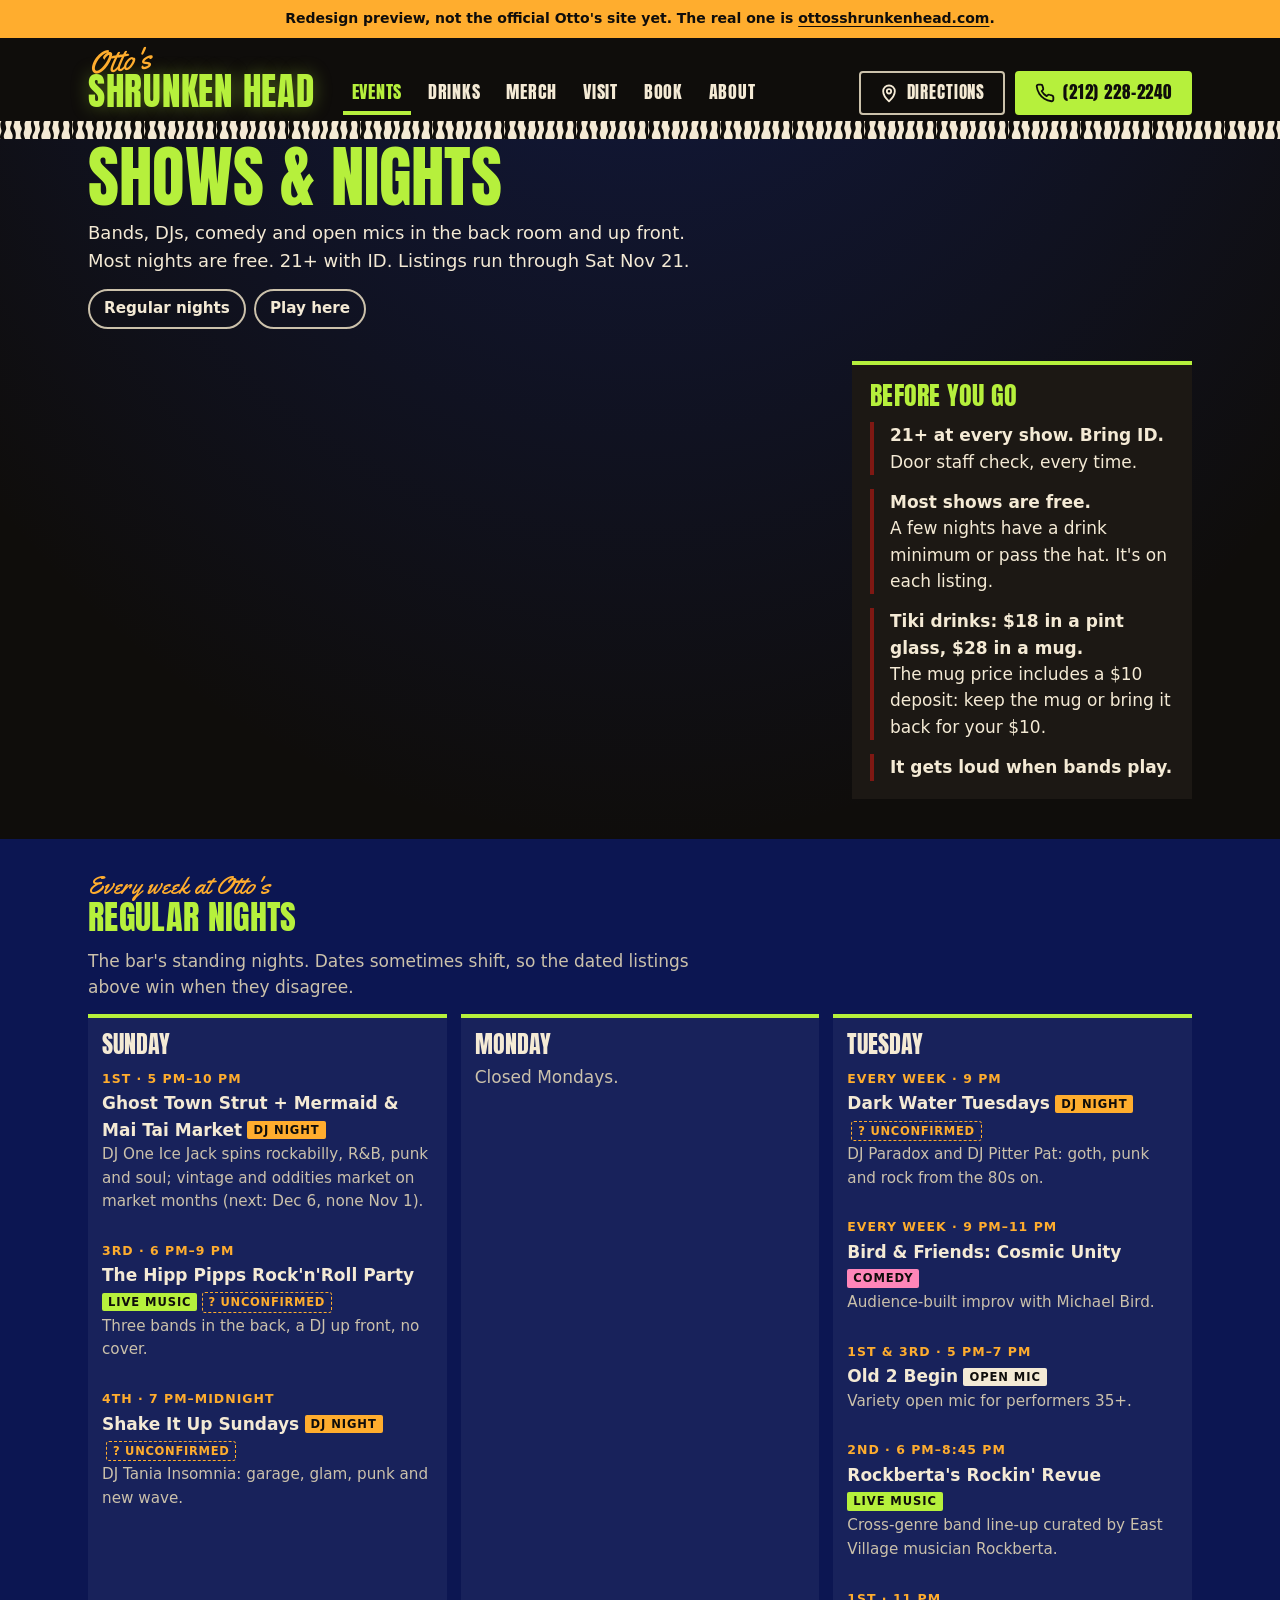
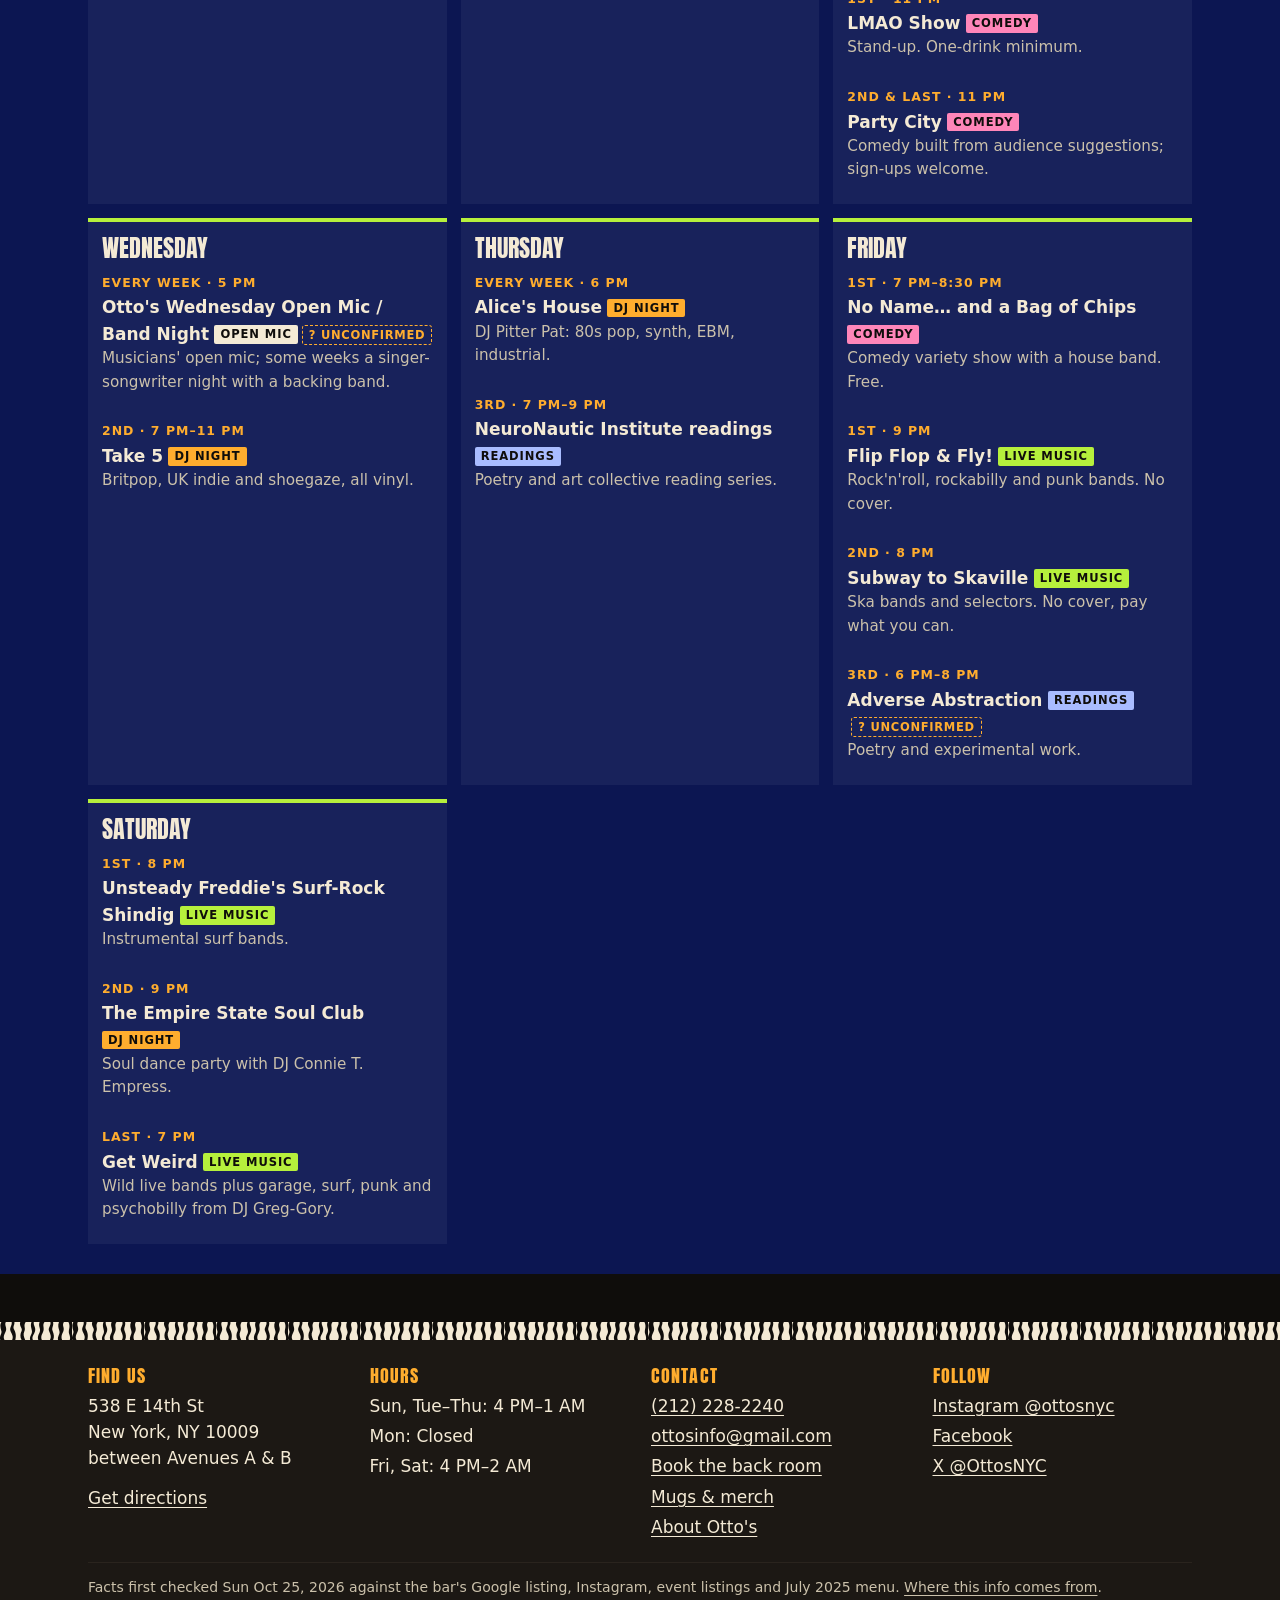
<file: events.html>
<!doctype html>
<html lang="en">
<head>
<meta charset="utf-8">
<meta name="viewport" content="width=device-width, initial-scale=1, viewport-fit=cover">
<title>Shows &amp; events · Otto's Shrunken Head, East Village tiki bar</title>
<meta name="description" content="Tonight and upcoming at Otto's Shrunken Head: rockabilly, punk, surf and ska bands, DJs, comedy and open mics. Most shows free, 21+. Through Sat Nov 21.">
<link rel="canonical" href="https://ottosshrunkenhead.com/events.html">
<meta name="robots" content="noindex, nofollow">
<meta name="theme-color" content="#0f0d0b">
<meta property="og:type" content="website">
<meta property="og:site_name" content="Otto's Shrunken Head">
<meta property="og:title" content="Shows &amp; events · Otto's Shrunken Head, East Village tiki bar">
<meta property="og:description" content="Tonight and upcoming at Otto's Shrunken Head: rockabilly, punk, surf and ska bands, DJs, comedy and open mics. Most shows free, 21+. Through Sat Nov 21.">
<meta property="og:url" content="https://ottosshrunkenhead.com/events.html">
<meta property="og:image" content="https://ottosshrunkenhead.com/assets/img/front-window-675.webp">
<link rel="icon" href="assets/favicon.svg" type="image/svg+xml">
<link rel="preload" href="assets/fonts/anton.woff2" as="font" type="font/woff2" crossorigin>
<style>@font-face{font-family:"Anton";src:url("assets/fonts/anton.woff2") format("woff2");font-display:swap}@font-face{font-family:"Yellowtail";src:url("assets/fonts/yellowtail.woff2") format("woff2");font-display:swap}@font-face{font-family:"Anton fallback";src:local("Impact"),local("Arial Narrow Bold"),local("Arial Bold");size-adjust:104%;ascent-override:118%;descent-override:33%}:root{--ink:#0f0d0b;--ink-2:#1c1814;--ink-3:#2a241e;--bone:#f4ead5;--bone-dim:#cbc1ab;--paper:#efe3c8;--lime:#b6f03c;--amber:#ffad2e;--oxblood:#7e1813;--stamp:#a8241a;--blue:#1733b0;--night:#0c1652;--pink:#ff86b9;--sky:#a9bcff;--f-display:"Anton","Anton fallback",Impact,"Arial Narrow Bold",sans-serif;--f-script:"Yellowtail","Brush Script MT",cursive;--f-body:system-ui,-apple-system,"Segoe UI",Roboto,"Helvetica Neue",Arial,sans-serif;--gutter:16px;--max:1160px;--bar-h:64px;--zebra:url("data:image/svg+xml,%3Csvg xmlns='http://www.w3.org/2000/svg' viewBox='0 0 160 40' preserveAspectRatio='none'%3E%3Crect width='160' height='40' fill='%23f4ead5'/%3E%3Cg fill='%230f0d0b'%3E%3Cpath d='M3 0h10c-4 7 3 12 0 20s-7 13-3 20H1c-4-8 4-13 2-20S-1 7 3 0z'/%3E%3Cpath d='M26 0h6c1 6-4 10-1 16s6 12 3 24h-7c4-9-2-14-4-21s4-11 3-19z'/%3E%3Cpath d='M45 0h12c-6 9 1 13-3 21-3 6-1 12 2 19h-8c-4-7-3-14 0-20s-6-11-3-20z'/%3E%3Cpath d='M70 0h5c-1 8 5 12 3 20s-8 12-5 20h-6c-2-9 5-13 4-20S67 8 70 0z'/%3E%3Cpath d='M88 0h11c-5 6-1 11-2 17-1 8-8 13-4 23h-8c-3-10 4-14 4-22 0-6-4-10-1-18z'/%3E%3Cpath d='M112 0h6c2 9-4 12-1 20s4 13 1 20h-7c4-7 1-13-2-20s5-12 3-20z'/%3E%3Cpath d='M131 0h11c-5 8 2 12-1 20-3 7-6 12-3 20h-9c-2-8 5-13 3-20s-4-12-1-20z'/%3E%3Cpath d='M152 0h8v40h-5c3-8-3-13-2-20s3-12-1-20z'/%3E%3C/g%3E%3C/svg%3E")}*,*::before,*::after{box-sizing:border-box}html{-webkit-text-size-adjust:100%;text-size-adjust:100%;scroll-padding-top:16px;scroll-padding-bottom:calc(var(--bar-h) + 24px)}body{margin:0;background:var(--ink);background-image:radial-gradient(120% 60% at 50% -10%,rgba(23,51,176,.38),transparent 60%);background-repeat:no-repeat;color:var(--bone);font:400 1.0625rem/1.55 var(--f-body);padding-bottom:calc(var(--bar-h) + env(safe-area-inset-bottom));overflow-wrap:break-word}img{max-width:100%;height:auto;display:block}a{color:var(--lime);text-underline-offset:.18em;text-decoration-thickness:.08em}a:hover{color:var(--bone)}:focus-visible{outline:3px solid var(--amber);outline-offset:3px;border-radius:2px}h1,h2,h3{line-height:1.05;margin:0}p{margin:0 0 .8em}ul,ol{margin:0;padding:0}[hidden]{display:none !important}.sr-only{position:absolute;width:1px;height:1px;padding:0;margin:-1px;overflow:hidden;clip:rect(0,0,0,0);white-space:nowrap;border:0}.skip{position:absolute;left:8px;top:-60px;z-index:50;background:var(--lime);color:var(--ink);padding:10px 14px;font-weight:700}.skip:focus{top:8px}.wrap{max-width:var(--max);margin:0 auto;padding:0 var(--gutter)}.zebra{height:18px;background:var(--zebra) repeat-x left center / 72px 100%}.preview-bar{margin:0;padding:8px var(--gutter);background:var(--amber);color:var(--ink);font-size:.875rem;font-weight:700;text-align:center}.preview-bar a{color:var(--ink)}.mast{background:var(--ink)}.mast__in{max-width:var(--max);margin:0 auto;padding:8px var(--gutter) 0;display:grid;grid-template-columns:1fr;align-items:end}.logo{display:inline-flex;flex-direction:column;text-decoration:none;color:inherit;padding:2px 0 4px;width:max-content}.logo__otto{font:400 1.5rem/0.8 var(--f-script);color:var(--amber);transform:rotate(-6deg);transform-origin:left bottom;margin-left:2px}.logo__head{font:400 1.75rem/1 var(--f-display);text-transform:uppercase;color:var(--lime);letter-spacing:.02em;margin-top:-2px;text-shadow:0 0 18px rgba(182,240,60,.35)}.nav{min-width:0}.nav ul{list-style:none;display:flex;gap:0;margin:0 calc(var(--gutter) * -1);padding:0 calc(var(--gutter) - 7px);overflow-x:auto;scrollbar-width:none}.nav ul::-webkit-scrollbar{display:none}.nav a{display:flex;align-items:center;min-height:44px;padding:0 7px;white-space:nowrap;font:400 1rem/1 var(--f-display);text-transform:uppercase;letter-spacing:.04em;color:var(--bone);text-decoration:none;border-bottom:4px solid transparent}.nav a:hover{color:var(--lime)}.nav a[aria-current="page"]{color:var(--lime);border-bottom-color:var(--lime)}.mast__cta{display:none}.btn{display:inline-flex;align-items:center;justify-content:center;gap:8px;min-height:48px;padding:0 18px;border-radius:4px;font:400 1.0625rem/1 var(--f-display);text-transform:uppercase;letter-spacing:.05em;text-decoration:none;color:var(--ink);background:var(--lime);border:2px solid var(--lime)}.btn:hover{background:var(--bone);border-color:var(--bone);color:var(--ink)}.btn--ghost{background:transparent;color:var(--bone);border-color:var(--bone-dim)}.btn--ghost:hover{background:var(--bone);color:var(--ink)}.btn svg{width:20px;height:20px;flex:none}.btns{display:flex;flex-wrap:wrap;gap:10px}.unc{display:inline-block;vertical-align:.1em;margin-left:.35em;font:700 .72rem/1 var(--f-body);letter-spacing:.06em;text-transform:uppercase;color:var(--amber);border:1.5px dashed var(--amber);border-radius:3px;padding:4px 6px 3px;text-decoration:none;white-space:nowrap}.unc::before{content:"? "}.unc:hover{background:var(--amber);color:var(--ink)}.flyer .unc,.paper .unc{color:var(--stamp);border-color:var(--stamp)}.flyer .unc:hover,.paper .unc:hover{background:var(--stamp);color:var(--paper)}.unc-note{color:var(--bone-dim);font-size:.9rem}.kicker{font:700 .8125rem/1.3 var(--f-body);text-transform:uppercase;letter-spacing:.12em;color:var(--bone-dim);margin:14px 0 10px}.status{display:grid;grid-template-columns:56px 1fr;gap:4px 14px;align-items:center;margin-bottom:18px}.status__state{font:400 2.75rem/0.95 var(--f-display);text-transform:uppercase;letter-spacing:.01em;color:var(--lime)}.status[data-open="false"] .status__state{color:var(--bone)}.status__detail{margin:2px 0 0;font-weight:600}.status__where{grid-column:1 / -1;margin:6px 0 0;color:var(--bone-dim)}.status__where a{color:var(--bone);font-weight:700}.puffer{width:56px;height:64px}.puffer svg{width:100%;height:100%;overflow:visible}.puffer .p-body{fill:url(#pufLit)}.puffer .p-spike{fill:#e2731f}.puffer[data-lit="true"] svg{filter:drop-shadow(0 0 10px rgba(255,173,46,.85));animation:glow 3.2s ease-in-out infinite}.puffer[data-lit="false"] .p-body{fill:#4b4339}.puffer[data-lit="false"] .p-spike{fill:#3a332c}@keyframes glow{50%{filter:drop-shadow(0 0 4px rgba(255,173,46,.55))}}.home-top{display:grid;grid-template-areas:"status" "flyer" "quick"}.home-top>.status{grid-area:status}.home-top>.tonight{grid-area:flyer}.home-top>.quick{grid-area:quick}.quick ul{list-style:none;display:grid;gap:8px;margin:4px 0 0}.quick li{padding:10px 12px;background:var(--ink-2);border-left:4px solid var(--lime)}.quick b{color:var(--lime);font-weight:800}.desk-only{display:none}.flyer{position:relative;color:var(--ink);background-color:var(--paper);background-image:radial-gradient(rgba(15,13,11,.09) 1px,transparent 1.3px);background-size:5px 5px;padding:22px 18px 18px;transform:rotate(-.6deg);box-shadow:0 14px 30px rgba(0,0,0,.55);margin:6px 4px 22px}.flyer::before,.flyer::after{content:"";position:absolute;top:-10px;width:74px;height:22px;background:rgba(244,234,213,.62);box-shadow:0 1px 2px rgba(0,0,0,.25)}.flyer::before{left:14px;transform:rotate(-7deg)}.flyer::after{right:14px;transform:rotate(6deg)}.flyer a{color:var(--ink)}.stamp{display:inline-block;font:400 1rem/1 var(--f-display);text-transform:uppercase;letter-spacing:.08em;color:var(--stamp);border:3px solid var(--stamp);padding:5px 8px 4px;transform:rotate(-2deg);margin:0 0 12px}.flyer__show + .flyer__show{border-top:2px dashed rgba(15,13,11,.35);margin-top:14px;padding-top:14px}.flyer__title{font:400 2rem/1 var(--f-display);text-transform:uppercase;letter-spacing:.01em}.flyer__meta{margin:6px 0 8px;font-weight:700}.flyer__more{display:inline-block;margin-top:12px;font-weight:700;min-height:24px}.flyer--quiet .flyer__title{font-size:1.6rem}.lineup{list-style:none;display:grid;gap:3px}.lineup li{display:grid;grid-template-columns:4.6em 1fr;gap:8px;align-items:baseline}.lineup__t{font-weight:700;font-variant-numeric:tabular-nums;font-size:.95rem}.lineup__act{font:400 1.25rem/1.15 var(--f-display);text-transform:uppercase;letter-spacing:.02em}.lineup--dark .lineup__t{color:var(--bone-dim)}.section{padding:34px 0 10px}.section__kick{font:400 1.6rem/1 var(--f-script);color:var(--amber);margin:0 0 2px}.section__h{font:400 2.1rem/1 var(--f-display);text-transform:uppercase;color:var(--lime);margin-bottom:14px;letter-spacing:.01em}.section__lede{color:var(--bone-dim);max-width:60ch}.page-h{font:400 3rem/0.95 var(--f-display);text-transform:uppercase;color:var(--lime);margin:6px 0 10px}.page-lede{font-size:1.125rem;max-width:56ch}.stubs{list-style:none;display:grid;gap:10px}.stub{display:grid;grid-template-columns:64px 1fr;gap:0;background:var(--ink-2);border-left:6px solid var(--oxblood);text-decoration:none;color:var(--bone);min-height:72px}.stub:hover{background:var(--ink-3);color:var(--bone)}.stub__date{display:grid;place-content:center;text-align:center;border-right:2px dashed var(--ink-3);padding:8px 4px}.stub__dow{font:700 .75rem/1 var(--f-body);text-transform:uppercase;letter-spacing:.1em;color:var(--amber)}.stub__day{font:400 1.9rem/1 var(--f-display)}.stub__mon{font:700 .75rem/1 var(--f-body);text-transform:uppercase;letter-spacing:.1em;color:var(--bone-dim)}.stub__body{padding:10px 12px}.stub__title{font:400 1.25rem/1.1 var(--f-display);text-transform:uppercase;display:block}.stub__line{display:-webkit-box;-webkit-line-clamp:2;-webkit-box-orient:vertical;overflow:hidden;color:var(--bone-dim);font-size:.95rem;margin-top:3px}.kind{display:inline-block;font:700 .72rem/1 var(--f-body);letter-spacing:.08em;text-transform:uppercase;padding:4px 6px 3px;border-radius:2px;color:var(--ink);background:var(--bone);vertical-align:.15em}.kind--music{background:var(--lime)}.kind--dj{background:var(--amber)}.kind--comedy{background:var(--pink)}.kind--openmic{background:var(--bone)}.kind--words{background:var(--sky)}.kind--market,.kind--party{background:var(--amber)}.week{list-style:none;display:grid;gap:14px}.week__day{background:var(--ink-2);padding:14px 14px 10px;border-top:4px solid var(--blue)}.week__name{font:400 1.5rem/1 var(--f-display);text-transform:uppercase;color:var(--bone);margin-bottom:8px}.week__list{list-style:none;display:grid;gap:10px}.week__which{font:700 .78rem/1.2 var(--f-body);text-transform:uppercase;letter-spacing:.08em;color:var(--amber)}.week__title{font-weight:700}.week__desc{color:var(--bone-dim);font-size:.95rem}.week__closed{color:var(--bone-dim)}.picks{list-style:none;display:grid;gap:0;max-width:640px}.picks li{display:grid;grid-template-columns:6.6em 1fr;gap:10px;align-items:baseline;padding:9px 0;border-bottom:1px dashed var(--ink-3)}.picks__when{font:700 .8rem/1.2 var(--f-body);text-transform:uppercase;letter-spacing:.08em;color:var(--amber)}.picks a{color:var(--bone);font-weight:700;text-decoration:none;min-height:24px}.picks__desc{display:block;color:var(--bone-dim);font-size:.92rem;font-weight:400}.picks a:hover{color:var(--lime);text-decoration:underline}.photo{margin:0;position:relative}.photo img{width:100%;border:6px solid var(--bone);box-shadow:0 10px 24px rgba(0,0,0,.5)}.photo figcaption{font-size:.875rem;color:var(--bone-dim);margin-top:8px}.tilt-l{transform:rotate(-1.2deg)}.tilt-r{transform:rotate(1deg)}.split{display:grid;gap:20px;align-items:center}.panel{background:var(--ink-2);padding:18px;border-top:4px solid var(--oxblood)}.panel--blue{border-top-color:var(--blue)}.panel--lime{border-top-color:var(--lime)}.deal{display:grid;grid-template-columns:repeat(3,1fr);gap:8px;margin:10px 0 14px}.deal__item{background:var(--ink-2);border:2px solid var(--ink-3);padding:10px 8px;text-align:center}.deal__price{display:block;font:400 2rem/1 var(--f-display);color:var(--lime)}.deal__label{display:block;font-size:.85rem;color:var(--bone-dim);margin-top:4px;line-height:1.25}.mug-ico{width:44px;height:54px;color:var(--lime)}.chips{list-style:none;display:flex;flex-wrap:wrap;gap:8px;margin:12px 0 6px}.chips a{display:inline-flex;align-items:center;min-height:40px;padding:0 14px;border-radius:999px;border:2px solid var(--bone-dim);color:var(--bone);text-decoration:none;font-weight:700;font-size:.95rem}.chips a:hover{border-color:var(--lime);color:var(--lime)}.day{margin-top:26px}.day__h{position:sticky;top:0;z-index:2;background:var(--ink);display:flex;align-items:baseline;gap:10px;flex-wrap:wrap;padding:10px 0 8px;border-bottom:3px solid var(--bone)}.day__dow{font:400 1.8rem/1 var(--f-display);text-transform:uppercase;color:var(--bone)}.day__date{font:400 1.8rem/1 var(--f-display);text-transform:uppercase;color:var(--bone-dim)}.day__tonight{font:400 1rem/1 var(--f-display);text-transform:uppercase;letter-spacing:.08em;background:var(--lime);color:var(--ink);padding:5px 8px 4px}.show{padding:16px 0 14px;border-bottom:1px solid var(--ink-3)}.show__top{display:flex;align-items:baseline;gap:10px;flex-wrap:wrap;margin-bottom:4px}.show__time{font-weight:800;font-variant-numeric:tabular-nums}.show__title{font:400 1.6rem/1.05 var(--f-display);text-transform:uppercase;letter-spacing:.01em;margin-bottom:8px}.show__desc{color:var(--bone-dim);margin:8px 0 0;max-width:62ch}.show__cover{display:inline-block;margin-top:8px;font-weight:700;color:var(--lime)}.show__flag{margin-top:8px}.regulars{background:var(--night);margin-top:40px;padding:34px 0 30px}.regulars .week__day{background:rgba(255,255,255,.05);border-top-color:var(--lime)}.menu-sec{padding-top:26px}.menu-sec__h{font:400 1.9rem/1 var(--f-display);text-transform:uppercase;color:var(--lime);display:flex;align-items:center;gap:8px;flex-wrap:wrap}.menu-sec__note{color:var(--amber);font-weight:700;margin:6px 0 10px}.drinks{list-style:none;display:grid;gap:0}.drink{padding:12px 0;border-bottom:1px dashed var(--ink-3)}.drink__row{display:flex;justify-content:space-between;gap:12px;align-items:baseline}.drink__name{font:400 1.35rem/1.1 var(--f-display);text-transform:uppercase;letter-spacing:.02em}.drink__price{font-weight:800;color:var(--lime);text-align:right;max-width:11em;flex:none}.drink__desc{color:var(--bone-dim);margin:3px 0 0}.flag{display:inline-block;font:700 .72rem/1 var(--f-body);text-transform:uppercase;letter-spacing:.08em;color:var(--ink);background:var(--amber);padding:4px 6px 3px;border-radius:2px;margin-left:6px;vertical-align:.2em}.prods{list-style:none;display:grid;grid-template-columns:repeat(2,1fr);gap:18px 12px;margin-top:8px}.prod img{width:100%;height:auto;aspect-ratio:4 / 5;object-fit:cover;border:5px solid var(--bone);background:var(--paper)}.prod--out img{filter:grayscale(1);opacity:.55}.prod__name{font:400 1.15rem/1.1 var(--f-display);text-transform:uppercase;letter-spacing:.02em;margin-top:8px}.prod__meta{display:flex;gap:8px;align-items:center;margin:4px 0 0}.prod__price{font-weight:800;color:var(--lime)}.prod__out{font:700 .72rem/1 var(--f-body);text-transform:uppercase;letter-spacing:.08em;color:var(--ink);background:var(--bone-dim);padding:4px 6px 3px;border-radius:2px}.prod__note{color:var(--bone-dim);font-size:.9rem;margin:2px 0 0}.prod__drink{color:var(--amber);font-size:.9rem;font-weight:700;margin:4px 0 0}.prod__buy{display:grid;gap:8px;margin-top:10px}.prod__size{display:grid;gap:4px;font-size:.85rem;font-weight:700;color:var(--bone-dim)}.prod__size select{min-height:40px;padding:0 8px;font:inherit;font-weight:400;color:var(--bone);background:var(--ink-2);border:2px solid var(--ink-3);border-radius:4px}.btn--small{min-height:44px;padding:0 12px;font-size:1rem}.btn.is-added{background:var(--amber);border-color:var(--amber)}.btn.is-added::after{content:" ✓"}.btn:disabled{opacity:.45;cursor:not-allowed}.pairs{list-style:none;display:grid;gap:0;max-width:720px}.pairs li{display:grid;grid-template-columns:48px 1fr;grid-template-rows:auto auto;column-gap:12px;align-items:center;padding:8px 0;border-bottom:1px dashed var(--ink-3)}.pairs img,.pairs__none{grid-row:1 / 3;width:48px;height:60px;object-fit:cover;border:3px solid var(--bone);background:var(--paper)}.pairs__none{border-style:dashed;border-color:var(--ink-3);background:transparent}.pairs__drink{font:400 1.2rem/1.1 var(--f-display);text-transform:uppercase;letter-spacing:.02em;color:var(--bone)}.pairs__mug{color:var(--bone-dim);font-size:.95rem}.pairs__mug a{color:var(--lime)}.drink__mug{display:block;color:var(--amber);font-size:.9rem;margin-top:2px}.drink__mug a{color:var(--amber)}.thanks{background:var(--lime);color:var(--ink);font-weight:700;padding:12px 14px;margin:16px 0 0}.cart-fab{position:fixed;right:14px;bottom:calc(var(--bar-h) + 14px + env(safe-area-inset-bottom));z-index:25;display:inline-flex;align-items:center;gap:8px;min-height:52px;padding:0 18px;border-radius:999px;font:400 1.1rem/1 var(--f-display);text-transform:uppercase;letter-spacing:.05em;color:var(--ink);background:var(--amber);border:3px solid var(--ink);box-shadow:0 8px 24px rgba(0,0,0,.55);cursor:pointer}.cart-fab svg{width:22px;height:22px}dialog.cart{width:min(520px,calc(100vw - 24px));max-height:calc(100vh - 32px);padding:18px;border:0;color:var(--ink);background:var(--paper);box-shadow:0 20px 60px rgba(0,0,0,.7)}dialog.cart::backdrop{background:rgba(15,13,11,.75)}.cart a{color:var(--ink)}.cart__head{display:flex;justify-content:space-between;align-items:center;gap:12px;border-bottom:3px solid var(--ink);padding-bottom:8px}.cart__head h2{font:400 1.8rem/1 var(--f-display);text-transform:uppercase}.cart__x{min-height:44px;padding:0 12px;font:700 .95rem/1 var(--f-body);background:transparent;border:2px solid var(--ink);border-radius:4px;color:var(--ink);cursor:pointer}.cart__empty{margin:16px 0}.cart__lines{list-style:none;display:grid}.cart__line{display:grid;grid-template-columns:1fr auto;grid-template-areas:"name price" "qty rm";gap:6px 10px;padding:12px 0;border-bottom:1px dashed rgba(15,13,11,.35)}.cart__name{grid-area:name;font:400 1.15rem/1.15 var(--f-display);text-transform:uppercase}.cart__price{grid-area:price;font-weight:800}.cart__qty{grid-area:qty;display:inline-flex;align-items:center;gap:10px}.cart__qty button{width:40px;height:40px;font:700 1.2rem/1 var(--f-body);background:var(--ink);color:var(--paper);border:0;border-radius:4px;cursor:pointer}.cart__rm{grid-area:rm;justify-self:end;min-height:40px;background:none;border:0;color:var(--stamp);font:700 .9rem/1 var(--f-body);text-decoration:underline;cursor:pointer}.cart__sums{margin:12px 0;display:grid;gap:4px}.cart__sums div{display:flex;justify-content:space-between}.cart__sums dt,.cart__sums dd{margin:0}.cart__total{font-weight:800;font-size:1.15rem;border-top:2px solid var(--ink);padding-top:6px}.cart__warn{background:var(--stamp);color:var(--paper);font-weight:700;padding:10px 12px}.cart__go{width:100%}.cart__go:hover{background:var(--ink);border-color:var(--ink);color:var(--paper)}.cart__off{background:var(--amber);padding:10px 12px;font-weight:700;margin-top:10px}.cart__off:focus{outline:3px solid var(--ink)}.cart__fine{font-size:.85rem;margin:10px 0 0;color:#4a4036}.press{list-style:none;display:grid;gap:12px}.press li{padding-left:14px;border-left:4px solid var(--blue)}.press__outlet{display:block;font:700 .78rem/1.3 var(--f-body);text-transform:uppercase;letter-spacing:.08em;color:var(--amber)}.press__title{color:var(--bone)}.legends b{font:400 1.25rem/1.15 var(--f-display);text-transform:uppercase;letter-spacing:.02em;color:var(--lime)}.hours{width:100%;border-collapse:collapse;font-size:1.0625rem}.hours th,.hours td{text-align:left;padding:10px 6px;border-bottom:1px solid var(--ink-3)}.hours th{font-weight:700}.hours td{text-align:right;font-variant-numeric:tabular-nums}.hours tr.is-today th,.hours tr.is-today td{color:var(--lime)}.hours tr.is-today th::after{content:" · today";font-weight:400;color:var(--bone-dim)}.facts{list-style:none;display:grid;gap:14px}.facts li{padding-left:16px;border-left:4px solid var(--oxblood);min-width:0;overflow-wrap:anywhere}.facts b{display:block;color:var(--bone)}.gear{padding-left:1.2em;display:grid;gap:4px}.src-table{width:100%;border-collapse:collapse;font-size:.95rem}.src-table th,.src-table td{text-align:left;vertical-align:top;padding:10px 8px;border-bottom:1px solid var(--ink-3)}.src-table thead th{color:var(--bone-dim);font-size:.8rem;text-transform:uppercase;letter-spacing:.08em}.ok{color:var(--lime);font-weight:700}.no{color:var(--amber);font-weight:700}.table-scroll{overflow-x:auto}.mailto-box{background:var(--paper);color:var(--ink);padding:16px;font-family:ui-monospace,Menlo,monospace;font-size:.9rem;white-space:pre-wrap;margin:10px 0 14px}.foot{margin-top:48px;background:var(--ink-2)}.foot__in{max-width:var(--max);margin:0 auto;padding:26px var(--gutter) 30px;display:grid;gap:22px}.foot h2{font:400 1.15rem/1 var(--f-display);text-transform:uppercase;letter-spacing:.06em;color:var(--amber);margin-bottom:8px}.foot ul{list-style:none;display:grid;gap:4px}.foot a{color:var(--bone);min-height:24px;display:inline-block}.foot__note{color:var(--bone-dim);font-size:.875rem;border-top:1px solid var(--ink-3);padding-top:14px}.foot__note a{color:var(--bone-dim)}.actbar{position:fixed;left:0;right:0;bottom:0;z-index:20;background:var(--ink);padding-bottom:env(safe-area-inset-bottom);box-shadow:0 -6px 20px rgba(0,0,0,.5)}.actbar .zebra{height:8px;background-size:32px 100%}.actbar ul{list-style:none;display:grid;grid-template-columns:repeat(3,1fr)}.actbar a{display:flex;flex-direction:column;align-items:center;justify-content:center;gap:3px;min-height:58px;color:var(--bone);text-decoration:none;font:400 .95rem/1 var(--f-display);text-transform:uppercase;letter-spacing:.06em}.actbar a:hover{color:var(--lime)}.actbar svg{width:22px;height:22px;color:var(--lime)}.actbar li + li a{border-left:1px solid var(--ink-3)}@media (min-width:700px){:root{--gutter:28px}.page-h{font-size:4.2rem}.split{grid-template-columns:1fr 1fr;gap:36px}.week{grid-template-columns:repeat(2,1fr)}.foot__in{grid-template-columns:repeat(4,1fr)}.foot__note{grid-column:1 / -1}.stubs{grid-template-columns:repeat(2,1fr)}.prods{grid-template-columns:repeat(3,1fr)}}@media (min-width:960px){:root{--bar-h:0px}.cart-fab{bottom:22px;right:22px}body{padding-bottom:0}.actbar{display:none}.mast__in{grid-template-columns:auto 1fr auto;gap:28px;padding-top:12px;padding-bottom:6px}.logo__otto{font-size:1.9rem}.logo__head{font-size:2.3rem}.nav ul{margin:0;padding:0;gap:8px}.nav a{font-size:1.15rem;padding:0 9px}.prods{grid-template-columns:repeat(4,1fr);gap:26px 20px}.mast__cta{display:flex;gap:10px;align-items:center}.mast__cta .btn{min-height:44px}.home-top{grid-template-columns:1fr 1.05fr;grid-template-areas:"status flyer" "quick flyer";grid-template-rows:auto 1fr;column-gap:48px;align-items:start;padding-top:22px}.desk-only{display:block;margin-top:26px;max-width:480px}.status__state{font-size:4.2rem}.status{grid-template-columns:72px 1fr}.puffer{width:72px;height:82px}.flyer{padding:30px 30px 26px}.flyer__title{font-size:2.6rem}.week{grid-template-columns:repeat(3,1fr)}.events-layout{display:grid;grid-template-columns:1fr 340px;gap:48px;align-items:start}.events-aside{position:sticky;top:20px}.menu-cols{columns:2;column-gap:48px}.menu-cols .menu-sec{break-inside:avoid}}@media (prefers-reduced-motion:reduce){*,*::before,*::after{animation:none !important;transition:none !important;scroll-behavior:auto !important}}@media print{.actbar,.mast__cta,.nav,.skip{display:none}body{background:#fff;color:#000}}</style>
<noscript><style>[data-status-live],.puffer{display:none}.nojs-hours{display:block!important}.status{grid-template-columns:1fr}</style></noscript>

<script type="application/ld+json">{"@context":"https://schema.org","@graph":[{"@type":"MusicEvent","@id":"https://ottosshrunkenhead.com/events.html#e-2026-10-27-jeff-weiss","name":"Live music: Jeff Weiss and the Earth Affair","startDate":"2026-10-27T19:00:00-04:00","eventStatus":"https://schema.org/EventScheduled","eventAttendanceMode":"https://schema.org/OfflineEventAttendanceMode","location":{"@type":"BarOrPub","@id":"https://ottosshrunkenhead.com/#bar","name":"Otto's Shrunken Head","address":{"@type":"PostalAddress","streetAddress":"538 E 14th St","addressLocality":"New York","addressRegion":"NY","postalCode":"10009","addressCountry":"US"}},"image":["https://ottosshrunkenhead.com/assets/img/back-room-stage-1200.webp"],"description":"With Jeff Weiss and the Earth Affair. 21+.","organizer":{"@type":"Organization","name":"Otto's Shrunken Head","url":"https://ottosshrunkenhead.com/"},"typicalAgeRange":"21-","url":"https://ottosshrunkenhead.com/events.html#e-2026-10-27-jeff-weiss","performer":[{"@type":"PerformingGroup","name":"Jeff Weiss and the Earth Affair"}]},{"@type":"ComedyEvent","@id":"https://ottosshrunkenhead.com/events.html#e-2026-10-27-bird-and-friends","name":"Bird & Friends: Cosmic Unity","startDate":"2026-10-27T21:00:00-04:00","eventStatus":"https://schema.org/EventScheduled","eventAttendanceMode":"https://schema.org/OfflineEventAttendanceMode","location":{"@type":"BarOrPub","@id":"https://ottosshrunkenhead.com/#bar","name":"Otto's Shrunken Head","address":{"@type":"PostalAddress","streetAddress":"538 E 14th St","addressLocality":"New York","addressRegion":"NY","postalCode":"10009","addressCountry":"US"}},"image":["https://ottosshrunkenhead.com/assets/img/back-room-1200.webp"],"description":"Improv built with the audience, led by 18-year improv veteran Michael Bird. With Michael Bird. 21+.","organizer":{"@type":"Organization","name":"Otto's Shrunken Head","url":"https://ottosshrunkenhead.com/"},"typicalAgeRange":"21-","url":"https://ottosshrunkenhead.com/events.html#e-2026-10-27-bird-and-friends","endDate":"2026-10-27T23:00:00-04:00","performer":[{"@type":"PerformingGroup","name":"Michael Bird"}]},{"@type":"ComedyEvent","@id":"https://ottosshrunkenhead.com/events.html#e-2026-10-27-party-city","name":"Party City","startDate":"2026-10-27T23:00:00-04:00","eventStatus":"https://schema.org/EventScheduled","eventAttendanceMode":"https://schema.org/OfflineEventAttendanceMode","location":{"@type":"BarOrPub","@id":"https://ottosshrunkenhead.com/#bar","name":"Otto's Shrunken Head","address":{"@type":"PostalAddress","streetAddress":"538 E 14th St","addressLocality":"New York","addressRegion":"NY","postalCode":"10009","addressCountry":"US"}},"image":["https://ottosshrunkenhead.com/assets/img/back-room-1200.webp"],"description":"Comedy hour with fresh sets built from your suggestions. Newcomers can sign up for a five-minute slot. 21+.","organizer":{"@type":"Organization","name":"Otto's Shrunken Head","url":"https://ottosshrunkenhead.com/"},"typicalAgeRange":"21-","url":"https://ottosshrunkenhead.com/events.html#e-2026-10-27-party-city"},{"@type":"Event","@id":"https://ottosshrunkenhead.com/events.html#e-2026-10-28-wednesday-band-night","name":"Otto's Wednesday Band Night","startDate":"2026-10-28T19:00:00-04:00","eventStatus":"https://schema.org/EventScheduled","eventAttendanceMode":"https://schema.org/OfflineEventAttendanceMode","location":{"@type":"BarOrPub","@id":"https://ottosshrunkenhead.com/#bar","name":"Otto's Shrunken Head","address":{"@type":"PostalAddress","streetAddress":"538 E 14th St","addressLocality":"New York","addressRegion":"NY","postalCode":"10009","addressCountry":"US"}},"image":["https://ottosshrunkenhead.com/assets/img/back-room-stage-1200.webp"],"description":"Singer-songwriter open mic with a backing band. With Otto's Shrunken Dead, Early Days, The Otto's Wednesday Band. 21+.","organizer":{"@type":"Organization","name":"Otto's Shrunken Head","url":"https://ottosshrunkenhead.com/"},"typicalAgeRange":"21-","url":"https://ottosshrunkenhead.com/events.html#e-2026-10-28-wednesday-band-night","performer":[{"@type":"PerformingGroup","name":"Otto's Shrunken Dead"},{"@type":"PerformingGroup","name":"Early Days"},{"@type":"PerformingGroup","name":"The Otto's Wednesday Band"}]},{"@type":"MusicEvent","@id":"https://ottosshrunkenhead.com/events.html#e-2026-10-29-alices-house","name":"Alice's House","startDate":"2026-10-29T18:00:00-04:00","eventStatus":"https://schema.org/EventScheduled","eventAttendanceMode":"https://schema.org/OfflineEventAttendanceMode","location":{"@type":"BarOrPub","@id":"https://ottosshrunkenhead.com/#bar","name":"Otto's Shrunken Head","address":{"@type":"PostalAddress","streetAddress":"538 E 14th St","addressLocality":"New York","addressRegion":"NY","postalCode":"10009","addressCountry":"US"}},"image":["https://ottosshrunkenhead.com/assets/img/booths-1200.webp"],"description":"80s pop, electrowave, minimal synth, EBM, industrial, dark techno and indie sleaze. With DJ Pitter Pat. 21+.","organizer":{"@type":"Organization","name":"Otto's Shrunken Head","url":"https://ottosshrunkenhead.com/"},"typicalAgeRange":"21-","url":"https://ottosshrunkenhead.com/events.html#e-2026-10-29-alices-house","performer":[{"@type":"Person","name":"DJ Pitter Pat"}]},{"@type":"MusicEvent","@id":"https://ottosshrunkenhead.com/events.html#e-2026-10-29-butter","name":"Live music: Butter","startDate":"2026-10-29T19:00:00-04:00","eventStatus":"https://schema.org/EventScheduled","eventAttendanceMode":"https://schema.org/OfflineEventAttendanceMode","location":{"@type":"BarOrPub","@id":"https://ottosshrunkenhead.com/#bar","name":"Otto's Shrunken Head","address":{"@type":"PostalAddress","streetAddress":"538 E 14th St","addressLocality":"New York","addressRegion":"NY","postalCode":"10009","addressCountry":"US"}},"image":["https://ottosshrunkenhead.com/assets/img/back-room-stage-1200.webp"],"description":"With Butter. 21+.","organizer":{"@type":"Organization","name":"Otto's Shrunken Head","url":"https://ottosshrunkenhead.com/"},"typicalAgeRange":"21-","url":"https://ottosshrunkenhead.com/events.html#e-2026-10-29-butter","endDate":"2026-10-29T22:00:00-04:00","performer":[{"@type":"PerformingGroup","name":"Butter"}]},{"@type":"MusicEvent","@id":"https://ottosshrunkenhead.com/events.html#e-2026-10-30-live-music","name":"Live music: Shawtime Duo, Charbroiled Nuns, Jabber Brigade, Green Hell, Rawmones","startDate":"2026-10-30T19:00:00-04:00","eventStatus":"https://schema.org/EventScheduled","eventAttendanceMode":"https://schema.org/OfflineEventAttendanceMode","location":{"@type":"BarOrPub","@id":"https://ottosshrunkenhead.com/#bar","name":"Otto's Shrunken Head","address":{"@type":"PostalAddress","streetAddress":"538 E 14th St","addressLocality":"New York","addressRegion":"NY","postalCode":"10009","addressCountry":"US"}},"image":["https://ottosshrunkenhead.com/assets/img/back-room-stage-1200.webp"],"description":"With Shawtime Duo, Charbroiled Nuns, Jabber Brigade, Green Hell, Rawmones. 21+.","organizer":{"@type":"Organization","name":"Otto's Shrunken Head","url":"https://ottosshrunkenhead.com/"},"typicalAgeRange":"21-","url":"https://ottosshrunkenhead.com/events.html#e-2026-10-30-live-music","performer":[{"@type":"PerformingGroup","name":"Shawtime Duo"},{"@type":"PerformingGroup","name":"Charbroiled Nuns"},{"@type":"PerformingGroup","name":"Jabber Brigade"},{"@type":"PerformingGroup","name":"Green Hell"},{"@type":"PerformingGroup","name":"Rawmones"}]},{"@type":"MusicEvent","@id":"https://ottosshrunkenhead.com/events.html#e-2026-10-31-get-weird-halloween","name":"Get Weird! Halloween Show","startDate":"2026-10-31T19:00:00-04:00","eventStatus":"https://schema.org/EventScheduled","eventAttendanceMode":"https://schema.org/OfflineEventAttendanceMode","location":{"@type":"BarOrPub","@id":"https://ottosshrunkenhead.com/#bar","name":"Otto's Shrunken Head","address":{"@type":"PostalAddress","streetAddress":"538 E 14th St","addressLocality":"New York","addressRegion":"NY","postalCode":"10009","addressCountry":"US"}},"image":["https://ottosshrunkenhead.com/assets/img/back-room-stage-1200.webp"],"description":"Rock'n'roll party: wild live bands, plus garage, surf, punk and psychobilly records between sets. With The Rover Boys Trio, Band of Others, The Pepperpot Bats, Tarantinos NYC, DJ Greg-Gory, DJ Sindi Halfrats, DJ One Iced Jack. 21+.","organizer":{"@type":"Organization","name":"Otto's Shrunken Head","url":"https://ottosshrunkenhead.com/"},"typicalAgeRange":"21-","url":"https://ottosshrunkenhead.com/events.html#e-2026-10-31-get-weird-halloween","performer":[{"@type":"PerformingGroup","name":"The Rover Boys Trio"},{"@type":"PerformingGroup","name":"Band of Others"},{"@type":"PerformingGroup","name":"The Pepperpot Bats"},{"@type":"PerformingGroup","name":"Tarantinos NYC"},{"@type":"Person","name":"DJ Greg-Gory"},{"@type":"Person","name":"DJ Sindi Halfrats"},{"@type":"Person","name":"DJ One Iced Jack"}]},{"@type":"MusicEvent","@id":"https://ottosshrunkenhead.com/events.html#e-2026-11-01-honky-tonkin","name":"Honky Tonkin' at the Tiki Punk Bar","startDate":"2026-11-01T18:00:00-05:00","eventStatus":"https://schema.org/EventScheduled","eventAttendanceMode":"https://schema.org/OfflineEventAttendanceMode","location":{"@type":"BarOrPub","@id":"https://ottosshrunkenhead.com/#bar","name":"Otto's Shrunken Head","address":{"@type":"PostalAddress","streetAddress":"538 E 14th St","addressLocality":"New York","addressRegion":"NY","postalCode":"10009","addressCountry":"US"}},"image":["https://ottosshrunkenhead.com/assets/img/back-room-stage-1200.webp"],"description":"With James Godwin, The Silver Dollar Generals, Bang Bang Band Girl, Florida Mans. 21+.","organizer":{"@type":"Organization","name":"Otto's Shrunken Head","url":"https://ottosshrunkenhead.com/"},"typicalAgeRange":"21-","url":"https://ottosshrunkenhead.com/events.html#e-2026-11-01-honky-tonkin","performer":[{"@type":"PerformingGroup","name":"James Godwin"},{"@type":"PerformingGroup","name":"The Silver Dollar Generals"},{"@type":"PerformingGroup","name":"Bang Bang Band Girl"},{"@type":"PerformingGroup","name":"Florida Mans"}]},{"@type":"Event","@id":"https://ottosshrunkenhead.com/events.html#e-2026-11-03-old-2-begin","name":"Old 2 Begin","startDate":"2026-11-03T17:00:00-05:00","eventStatus":"https://schema.org/EventScheduled","eventAttendanceMode":"https://schema.org/OfflineEventAttendanceMode","location":{"@type":"BarOrPub","@id":"https://ottosshrunkenhead.com/#bar","name":"Otto's Shrunken Head","address":{"@type":"PostalAddress","streetAddress":"538 E 14th St","addressLocality":"New York","addressRegion":"NY","postalCode":"10009","addressCountry":"US"}},"image":["https://ottosshrunkenhead.com/assets/img/back-room-stage-1200.webp"],"description":"Variety open mic for writers and performers 35 and over. 21+.","organizer":{"@type":"Organization","name":"Otto's Shrunken Head","url":"https://ottosshrunkenhead.com/"},"typicalAgeRange":"21-","url":"https://ottosshrunkenhead.com/events.html#e-2026-11-03-old-2-begin","endDate":"2026-11-03T19:00:00-05:00"},{"@type":"MusicEvent","@id":"https://ottosshrunkenhead.com/events.html#e-2026-11-03-dark-water","name":"Dark Water Tuesdays","startDate":"2026-11-03T21:00:00-05:00","eventStatus":"https://schema.org/EventScheduled","eventAttendanceMode":"https://schema.org/OfflineEventAttendanceMode","location":{"@type":"BarOrPub","@id":"https://ottosshrunkenhead.com/#bar","name":"Otto's Shrunken Head","address":{"@type":"PostalAddress","streetAddress":"538 E 14th St","addressLocality":"New York","addressRegion":"NY","postalCode":"10009","addressCountry":"US"}},"image":["https://ottosshrunkenhead.com/assets/img/booths-1200.webp"],"description":"Goth, punk and rock from the 80s onward, carrying on Father Vincent's night where it started. With DJ Paradox, DJ Pitter Pat. 21+.","organizer":{"@type":"Organization","name":"Otto's Shrunken Head","url":"https://ottosshrunkenhead.com/"},"typicalAgeRange":"21-","url":"https://ottosshrunkenhead.com/events.html#e-2026-11-03-dark-water","performer":[{"@type":"Person","name":"DJ Paradox"},{"@type":"Person","name":"DJ Pitter Pat"}]},{"@type":"ComedyEvent","@id":"https://ottosshrunkenhead.com/events.html#e-2026-11-03-bird-and-friends","name":"Bird & Friends: Cosmic Unity","startDate":"2026-11-03T21:00:00-05:00","eventStatus":"https://schema.org/EventScheduled","eventAttendanceMode":"https://schema.org/OfflineEventAttendanceMode","location":{"@type":"BarOrPub","@id":"https://ottosshrunkenhead.com/#bar","name":"Otto's Shrunken Head","address":{"@type":"PostalAddress","streetAddress":"538 E 14th St","addressLocality":"New York","addressRegion":"NY","postalCode":"10009","addressCountry":"US"}},"image":["https://ottosshrunkenhead.com/assets/img/back-room-1200.webp"],"description":"Improv built with the audience, led by 18-year improv veteran Michael Bird. With Michael Bird. 21+.","organizer":{"@type":"Organization","name":"Otto's Shrunken Head","url":"https://ottosshrunkenhead.com/"},"typicalAgeRange":"21-","url":"https://ottosshrunkenhead.com/events.html#e-2026-11-03-bird-and-friends","endDate":"2026-11-03T23:00:00-05:00","performer":[{"@type":"PerformingGroup","name":"Michael Bird"}]},{"@type":"ComedyEvent","@id":"https://ottosshrunkenhead.com/events.html#e-2026-11-03-lmao-show","name":"LMAO Show","startDate":"2026-11-03T23:00:00-05:00","eventStatus":"https://schema.org/EventScheduled","eventAttendanceMode":"https://schema.org/OfflineEventAttendanceMode","location":{"@type":"BarOrPub","@id":"https://ottosshrunkenhead.com/#bar","name":"Otto's Shrunken Head","address":{"@type":"PostalAddress","streetAddress":"538 E 14th St","addressLocality":"New York","addressRegion":"NY","postalCode":"10009","addressCountry":"US"}},"image":["https://ottosshrunkenhead.com/assets/img/back-room-1200.webp"],"description":"Stand-up from comics seen on Adult Swim, Amazon Prime and Just for Laughs. One-drink minimum. 21+.","organizer":{"@type":"Organization","name":"Otto's Shrunken Head","url":"https://ottosshrunkenhead.com/"},"typicalAgeRange":"21-","url":"https://ottosshrunkenhead.com/events.html#e-2026-11-03-lmao-show"},{"@type":"Event","@id":"https://ottosshrunkenhead.com/events.html#e-2026-11-04-wednesday-open-mic","name":"Otto's Wednesday Open Mic","startDate":"2026-11-04T17:00:00-05:00","eventStatus":"https://schema.org/EventScheduled","eventAttendanceMode":"https://schema.org/OfflineEventAttendanceMode","location":{"@type":"BarOrPub","@id":"https://ottosshrunkenhead.com/#bar","name":"Otto's Shrunken Head","address":{"@type":"PostalAddress","streetAddress":"538 E 14th St","addressLocality":"New York","addressRegion":"NY","postalCode":"10009","addressCountry":"US"}},"image":["https://ottosshrunkenhead.com/assets/img/back-room-stage-1200.webp"],"description":"Open mic for musicians. 21+.","organizer":{"@type":"Organization","name":"Otto's Shrunken Head","url":"https://ottosshrunkenhead.com/"},"typicalAgeRange":"21-","url":"https://ottosshrunkenhead.com/events.html#e-2026-11-04-wednesday-open-mic","endDate":"2026-11-04T22:30:00-05:00"},{"@type":"MusicEvent","@id":"https://ottosshrunkenhead.com/events.html#e-2026-11-05-alices-house","name":"Alice's House","startDate":"2026-11-05T18:00:00-05:00","eventStatus":"https://schema.org/EventScheduled","eventAttendanceMode":"https://schema.org/OfflineEventAttendanceMode","location":{"@type":"BarOrPub","@id":"https://ottosshrunkenhead.com/#bar","name":"Otto's Shrunken Head","address":{"@type":"PostalAddress","streetAddress":"538 E 14th St","addressLocality":"New York","addressRegion":"NY","postalCode":"10009","addressCountry":"US"}},"image":["https://ottosshrunkenhead.com/assets/img/booths-1200.webp"],"description":"80s pop, electrowave, minimal synth, EBM, industrial, dark techno and indie sleaze. With DJ Pitter Pat. 21+.","organizer":{"@type":"Organization","name":"Otto's Shrunken Head","url":"https://ottosshrunkenhead.com/"},"typicalAgeRange":"21-","url":"https://ottosshrunkenhead.com/events.html#e-2026-11-05-alices-house","performer":[{"@type":"Person","name":"DJ Pitter Pat"}]},{"@type":"MusicEvent","@id":"https://ottosshrunkenhead.com/events.html#e-2026-11-05-sit-and-die","name":"Sit & Die Co.","startDate":"2026-11-05T20:00:00-05:00","eventStatus":"https://schema.org/EventScheduled","eventAttendanceMode":"https://schema.org/OfflineEventAttendanceMode","location":{"@type":"BarOrPub","@id":"https://ottosshrunkenhead.com/#bar","name":"Otto's Shrunken Head","address":{"@type":"PostalAddress","streetAddress":"538 E 14th St","addressLocality":"New York","addressRegion":"NY","postalCode":"10009","addressCountry":"US"}},"image":["https://ottosshrunkenhead.com/assets/img/back-room-stage-1200.webp"],"description":"50s rockabilly and hillbilly love songs plus originals. Two sets, with guest vocals from Stella Rose Saint Clair. With Sit & Die Co., Stella Rose Saint Clair. No cover. 21+.","organizer":{"@type":"Organization","name":"Otto's Shrunken Head","url":"https://ottosshrunkenhead.com/"},"typicalAgeRange":"21-","url":"https://ottosshrunkenhead.com/events.html#e-2026-11-05-sit-and-die","endDate":"2026-11-05T22:00:00-05:00","performer":[{"@type":"PerformingGroup","name":"Sit & Die Co."},{"@type":"PerformingGroup","name":"Stella Rose Saint Clair"}],"isAccessibleForFree":true,"offers":{"@type":"Offer","price":"0","priceCurrency":"USD","availability":"https://schema.org/InStock","url":"https://ottosshrunkenhead.com/events.html#e-2026-11-05-sit-and-die"}},{"@type":"ComedyEvent","@id":"https://ottosshrunkenhead.com/events.html#e-2026-11-06-no-name","name":"No Name… and a Bag of Chips","startDate":"2026-11-06T19:00:00-05:00","eventStatus":"https://schema.org/EventScheduled","eventAttendanceMode":"https://schema.org/OfflineEventAttendanceMode","location":{"@type":"BarOrPub","@id":"https://ottosshrunkenhead.com/#bar","name":"Otto's Shrunken Head","address":{"@type":"PostalAddress","streetAddress":"538 E 14th St","addressLocality":"New York","addressRegion":"NY","postalCode":"10009","addressCountry":"US"}},"image":["https://ottosshrunkenhead.com/assets/img/back-room-1200.webp"],"description":"NYC's longest-running comedy variety show: stand-up, storytellers, musicians and magicians, with house band The Summer Replacements and host Eric Vetter. Ends with a cheap door-prize giveaway. With The Summer Replacements, Eric Vetter. No cover. 21+.","organizer":{"@type":"Organization","name":"Otto's Shrunken Head","url":"https://ottosshrunkenhead.com/"},"typicalAgeRange":"21-","url":"https://ottosshrunkenhead.com/events.html#e-2026-11-06-no-name","endDate":"2026-11-06T20:30:00-05:00","performer":[{"@type":"PerformingGroup","name":"The Summer Replacements"},{"@type":"PerformingGroup","name":"Eric Vetter"}],"isAccessibleForFree":true,"offers":{"@type":"Offer","price":"0","priceCurrency":"USD","availability":"https://schema.org/InStock","url":"https://ottosshrunkenhead.com/events.html#e-2026-11-06-no-name"}},{"@type":"MusicEvent","@id":"https://ottosshrunkenhead.com/events.html#e-2026-11-06-flip-flop-and-fly","name":"Flip Flop & Fly!","startDate":"2026-11-06T21:00:00-05:00","eventStatus":"https://schema.org/EventScheduled","eventAttendanceMode":"https://schema.org/OfflineEventAttendanceMode","location":{"@type":"BarOrPub","@id":"https://ottosshrunkenhead.com/#bar","name":"Otto's Shrunken Head","address":{"@type":"PostalAddress","streetAddress":"538 E 14th St","addressLocality":"New York","addressRegion":"NY","postalCode":"10009","addressCountry":"US"}},"image":["https://ottosshrunkenhead.com/assets/img/back-room-stage-1200.webp"],"description":"NYC rock'n'roll, rockabilly and high-energy punk. Doors 8:30, first band at 9. With The Upper Hand, Marley Bone, The Black Angels NYC. No cover. 21+.","organizer":{"@type":"Organization","name":"Otto's Shrunken Head","url":"https://ottosshrunkenhead.com/"},"typicalAgeRange":"21-","url":"https://ottosshrunkenhead.com/events.html#e-2026-11-06-flip-flop-and-fly","performer":[{"@type":"PerformingGroup","name":"The Upper Hand"},{"@type":"PerformingGroup","name":"Marley Bone"},{"@type":"PerformingGroup","name":"The Black Angels NYC"}],"isAccessibleForFree":true,"offers":{"@type":"Offer","price":"0","priceCurrency":"USD","availability":"https://schema.org/InStock","url":"https://ottosshrunkenhead.com/events.html#e-2026-11-06-flip-flop-and-fly"}},{"@type":"MusicEvent","@id":"https://ottosshrunkenhead.com/events.html#e-2026-11-07-bloody-muffs","name":"Live music: Bloody Muffs, Giftshop","startDate":"2026-11-07T17:00:00-05:00","eventStatus":"https://schema.org/EventScheduled","eventAttendanceMode":"https://schema.org/OfflineEventAttendanceMode","location":{"@type":"BarOrPub","@id":"https://ottosshrunkenhead.com/#bar","name":"Otto's Shrunken Head","address":{"@type":"PostalAddress","streetAddress":"538 E 14th St","addressLocality":"New York","addressRegion":"NY","postalCode":"10009","addressCountry":"US"}},"image":["https://ottosshrunkenhead.com/assets/img/back-room-stage-1200.webp"],"description":"With Bloody Muffs, Giftshop. 21+.","organizer":{"@type":"Organization","name":"Otto's Shrunken Head","url":"https://ottosshrunkenhead.com/"},"typicalAgeRange":"21-","url":"https://ottosshrunkenhead.com/events.html#e-2026-11-07-bloody-muffs","performer":[{"@type":"PerformingGroup","name":"Bloody Muffs"},{"@type":"PerformingGroup","name":"Giftshop"}]},{"@type":"MusicEvent","@id":"https://ottosshrunkenhead.com/events.html#e-2026-11-07-surf-rock-shindig","name":"Unsteady Freddie's Surf-Rock Shindig","startDate":"2026-11-07T20:00:00-05:00","eventStatus":"https://schema.org/EventScheduled","eventAttendanceMode":"https://schema.org/OfflineEventAttendanceMode","location":{"@type":"BarOrPub","@id":"https://ottosshrunkenhead.com/#bar","name":"Otto's Shrunken Head","address":{"@type":"PostalAddress","streetAddress":"538 E 14th St","addressLocality":"New York","addressRegion":"NY","postalCode":"10009","addressCountry":"US"}},"image":["https://ottosshrunkenhead.com/assets/img/back-room-stage-1200.webp"],"description":"Monthly night of reverb-drenched instrumental surf bands. With The Weisstronauts, 9th Wave, The Supertones. 21+.","organizer":{"@type":"Organization","name":"Otto's Shrunken Head","url":"https://ottosshrunkenhead.com/"},"typicalAgeRange":"21-","url":"https://ottosshrunkenhead.com/events.html#e-2026-11-07-surf-rock-shindig","performer":[{"@type":"PerformingGroup","name":"The Weisstronauts"},{"@type":"PerformingGroup","name":"9th Wave"},{"@type":"PerformingGroup","name":"The Supertones"}]},{"@type":"MusicEvent","@id":"https://ottosshrunkenhead.com/events.html#e-2026-11-08-live-music","name":"Live music: Gary Hood, Ruminators with Patti Rothberg, Didi Champagne (The Blueberry High Heels), Laurie Towers and John Pietaro, The Red Microphone","startDate":"2026-11-08T19:00:00-05:00","eventStatus":"https://schema.org/EventScheduled","eventAttendanceMode":"https://schema.org/OfflineEventAttendanceMode","location":{"@type":"BarOrPub","@id":"https://ottosshrunkenhead.com/#bar","name":"Otto's Shrunken Head","address":{"@type":"PostalAddress","streetAddress":"538 E 14th St","addressLocality":"New York","addressRegion":"NY","postalCode":"10009","addressCountry":"US"}},"image":["https://ottosshrunkenhead.com/assets/img/back-room-stage-1200.webp"],"description":"With Gary Hood, Ruminators with Patti Rothberg, Didi Champagne (The Blueberry High Heels), Laurie Towers and John Pietaro, The Red Microphone. 21+.","organizer":{"@type":"Organization","name":"Otto's Shrunken Head","url":"https://ottosshrunkenhead.com/"},"typicalAgeRange":"21-","url":"https://ottosshrunkenhead.com/events.html#e-2026-11-08-live-music","performer":[{"@type":"PerformingGroup","name":"Gary Hood"},{"@type":"PerformingGroup","name":"Ruminators with Patti Rothberg"},{"@type":"PerformingGroup","name":"Didi Champagne (The Blueberry High Heels)"},{"@type":"PerformingGroup","name":"Laurie Towers and John Pietaro, The Red Microphone"}]},{"@type":"ComedyEvent","@id":"https://ottosshrunkenhead.com/events.html#e-2026-11-10-bird-and-friends","name":"Bird & Friends: Cosmic Unity","startDate":"2026-11-10T21:00:00-05:00","eventStatus":"https://schema.org/EventScheduled","eventAttendanceMode":"https://schema.org/OfflineEventAttendanceMode","location":{"@type":"BarOrPub","@id":"https://ottosshrunkenhead.com/#bar","name":"Otto's Shrunken Head","address":{"@type":"PostalAddress","streetAddress":"538 E 14th St","addressLocality":"New York","addressRegion":"NY","postalCode":"10009","addressCountry":"US"}},"image":["https://ottosshrunkenhead.com/assets/img/back-room-1200.webp"],"description":"Improv built with the audience, led by 18-year improv veteran Michael Bird. With Michael Bird. 21+.","organizer":{"@type":"Organization","name":"Otto's Shrunken Head","url":"https://ottosshrunkenhead.com/"},"typicalAgeRange":"21-","url":"https://ottosshrunkenhead.com/events.html#e-2026-11-10-bird-and-friends","endDate":"2026-11-10T23:00:00-05:00","performer":[{"@type":"PerformingGroup","name":"Michael Bird"}]},{"@type":"ComedyEvent","@id":"https://ottosshrunkenhead.com/events.html#e-2026-11-10-party-city","name":"Party City","startDate":"2026-11-10T23:00:00-05:00","eventStatus":"https://schema.org/EventScheduled","eventAttendanceMode":"https://schema.org/OfflineEventAttendanceMode","location":{"@type":"BarOrPub","@id":"https://ottosshrunkenhead.com/#bar","name":"Otto's Shrunken Head","address":{"@type":"PostalAddress","streetAddress":"538 E 14th St","addressLocality":"New York","addressRegion":"NY","postalCode":"10009","addressCountry":"US"}},"image":["https://ottosshrunkenhead.com/assets/img/back-room-1200.webp"],"description":"Comedy hour with fresh sets built from your suggestions. Newcomers can sign up for a five-minute slot. 21+.","organizer":{"@type":"Organization","name":"Otto's Shrunken Head","url":"https://ottosshrunkenhead.com/"},"typicalAgeRange":"21-","url":"https://ottosshrunkenhead.com/events.html#e-2026-11-10-party-city"},{"@type":"MusicEvent","@id":"https://ottosshrunkenhead.com/events.html#e-2026-11-11-take-5","name":"Take 5","startDate":"2026-11-11T19:00:00-05:00","eventStatus":"https://schema.org/EventScheduled","eventAttendanceMode":"https://schema.org/OfflineEventAttendanceMode","location":{"@type":"BarOrPub","@id":"https://ottosshrunkenhead.com/#bar","name":"Otto's Shrunken Head","address":{"@type":"PostalAddress","streetAddress":"538 E 14th St","addressLocality":"New York","addressRegion":"NY","postalCode":"10009","addressCountry":"US"}},"image":["https://ottosshrunkenhead.com/assets/img/booths-1200.webp"],"description":"Cool Britannia on vinyl: late-80s to early-2000s UK indie, Britpop and shoegaze. With DJ Yana Lil' Jerk. 21+.","organizer":{"@type":"Organization","name":"Otto's Shrunken Head","url":"https://ottosshrunkenhead.com/"},"typicalAgeRange":"21-","url":"https://ottosshrunkenhead.com/events.html#e-2026-11-11-take-5","endDate":"2026-11-11T23:00:00-05:00","performer":[{"@type":"Person","name":"DJ Yana Lil' Jerk"}]},{"@type":"Event","@id":"https://ottosshrunkenhead.com/events.html#e-2026-11-11-wednesday-band-night","name":"Otto's Wednesday Band Night","startDate":"2026-11-11T19:00:00-05:00","eventStatus":"https://schema.org/EventScheduled","eventAttendanceMode":"https://schema.org/OfflineEventAttendanceMode","location":{"@type":"BarOrPub","@id":"https://ottosshrunkenhead.com/#bar","name":"Otto's Shrunken Head","address":{"@type":"PostalAddress","streetAddress":"538 E 14th St","addressLocality":"New York","addressRegion":"NY","postalCode":"10009","addressCountry":"US"}},"image":["https://ottosshrunkenhead.com/assets/img/back-room-stage-1200.webp"],"description":"Singer-songwriter open mic with a backing band. With Otto's Shrunken Dead, Early Days, The Otto's Wednesday Band. 21+.","organizer":{"@type":"Organization","name":"Otto's Shrunken Head","url":"https://ottosshrunkenhead.com/"},"typicalAgeRange":"21-","url":"https://ottosshrunkenhead.com/events.html#e-2026-11-11-wednesday-band-night","performer":[{"@type":"PerformingGroup","name":"Otto's Shrunken Dead"},{"@type":"PerformingGroup","name":"Early Days"},{"@type":"PerformingGroup","name":"The Otto's Wednesday Band"}]},{"@type":"MusicEvent","@id":"https://ottosshrunkenhead.com/events.html#e-2026-11-12-alices-house","name":"Alice's House","startDate":"2026-11-12T18:00:00-05:00","eventStatus":"https://schema.org/EventScheduled","eventAttendanceMode":"https://schema.org/OfflineEventAttendanceMode","location":{"@type":"BarOrPub","@id":"https://ottosshrunkenhead.com/#bar","name":"Otto's Shrunken Head","address":{"@type":"PostalAddress","streetAddress":"538 E 14th St","addressLocality":"New York","addressRegion":"NY","postalCode":"10009","addressCountry":"US"}},"image":["https://ottosshrunkenhead.com/assets/img/booths-1200.webp"],"description":"80s pop, electrowave, minimal synth, EBM, industrial, dark techno and indie sleaze. With DJ Pitter Pat. 21+.","organizer":{"@type":"Organization","name":"Otto's Shrunken Head","url":"https://ottosshrunkenhead.com/"},"typicalAgeRange":"21-","url":"https://ottosshrunkenhead.com/events.html#e-2026-11-12-alices-house","performer":[{"@type":"Person","name":"DJ Pitter Pat"}]},{"@type":"MusicEvent","@id":"https://ottosshrunkenhead.com/events.html#e-2026-11-13-subway-to-skaville","name":"Subway to Skaville","startDate":"2026-11-13T20:00:00-05:00","eventStatus":"https://schema.org/EventScheduled","eventAttendanceMode":"https://schema.org/OfflineEventAttendanceMode","location":{"@type":"BarOrPub","@id":"https://ottosshrunkenhead.com/#bar","name":"Otto's Shrunken Head","address":{"@type":"PostalAddress","streetAddress":"538 E 14th St","addressLocality":"New York","addressRegion":"NY","postalCode":"10009","addressCountry":"US"}},"image":["https://ottosshrunkenhead.com/assets/img/back-room-stage-1200.webp"],"description":"Monthly ska party: bands in the back, ska, rocksteady, reggae and dub records up front, late set after the bands. Bring cash or Venmo to tip each band. With Kmoy, The Soularites, The Operators, DJ Nacht Nurse, DJ Duff Guy, DJ Ryan Midnight. No cover · pay what you can. 21+.","organizer":{"@type":"Organization","name":"Otto's Shrunken Head","url":"https://ottosshrunkenhead.com/"},"typicalAgeRange":"21-","url":"https://ottosshrunkenhead.com/events.html#e-2026-11-13-subway-to-skaville","performer":[{"@type":"PerformingGroup","name":"Kmoy"},{"@type":"PerformingGroup","name":"The Soularites"},{"@type":"PerformingGroup","name":"The Operators"},{"@type":"Person","name":"DJ Nacht Nurse"},{"@type":"Person","name":"DJ Duff Guy"},{"@type":"Person","name":"DJ Ryan Midnight"}],"isAccessibleForFree":true,"offers":{"@type":"Offer","price":"0","priceCurrency":"USD","availability":"https://schema.org/InStock","url":"https://ottosshrunkenhead.com/events.html#e-2026-11-13-subway-to-skaville"}},{"@type":"MusicEvent","@id":"https://ottosshrunkenhead.com/events.html#e-2026-11-14-live-music","name":"Live music: Marissa Gamble, Never Sometimes Always, So Choice","startDate":"2026-11-14T17:00:00-05:00","eventStatus":"https://schema.org/EventScheduled","eventAttendanceMode":"https://schema.org/OfflineEventAttendanceMode","location":{"@type":"BarOrPub","@id":"https://ottosshrunkenhead.com/#bar","name":"Otto's Shrunken Head","address":{"@type":"PostalAddress","streetAddress":"538 E 14th St","addressLocality":"New York","addressRegion":"NY","postalCode":"10009","addressCountry":"US"}},"image":["https://ottosshrunkenhead.com/assets/img/back-room-stage-1200.webp"],"description":"With Marissa Gamble, Never Sometimes Always, So Choice. 21+.","organizer":{"@type":"Organization","name":"Otto's Shrunken Head","url":"https://ottosshrunkenhead.com/"},"typicalAgeRange":"21-","url":"https://ottosshrunkenhead.com/events.html#e-2026-11-14-live-music","performer":[{"@type":"PerformingGroup","name":"Marissa Gamble"},{"@type":"PerformingGroup","name":"Never Sometimes Always"},{"@type":"PerformingGroup","name":"So Choice"}]},{"@type":"MusicEvent","@id":"https://ottosshrunkenhead.com/events.html#e-2026-11-14-empire-state-soul-club","name":"The Empire State Soul Club","startDate":"2026-11-14T21:00:00-05:00","eventStatus":"https://schema.org/EventScheduled","eventAttendanceMode":"https://schema.org/OfflineEventAttendanceMode","location":{"@type":"BarOrPub","@id":"https://ottosshrunkenhead.com/#bar","name":"Otto's Shrunken Head","address":{"@type":"PostalAddress","streetAddress":"538 E 14th St","addressLocality":"New York","addressRegion":"NY","postalCode":"10009","addressCountry":"US"}},"image":["https://ottosshrunkenhead.com/assets/img/booths-1200.webp"],"description":"Monthly soul dance party: classic, Latin, boogaloo, northern and southern soul, modern 45s. With DJ Connie T. Empress. 21+.","organizer":{"@type":"Organization","name":"Otto's Shrunken Head","url":"https://ottosshrunkenhead.com/"},"typicalAgeRange":"21-","url":"https://ottosshrunkenhead.com/events.html#e-2026-11-14-empire-state-soul-club","performer":[{"@type":"Person","name":"DJ Connie T. Empress"}]},{"@type":"MusicEvent","@id":"https://ottosshrunkenhead.com/events.html#e-2026-11-15-mike-mok","name":"Live music: Mike Mok and the Em-Tones","startDate":"2026-11-15T16:30:00-05:00","eventStatus":"https://schema.org/EventScheduled","eventAttendanceMode":"https://schema.org/OfflineEventAttendanceMode","location":{"@type":"BarOrPub","@id":"https://ottosshrunkenhead.com/#bar","name":"Otto's Shrunken Head","address":{"@type":"PostalAddress","streetAddress":"538 E 14th St","addressLocality":"New York","addressRegion":"NY","postalCode":"10009","addressCountry":"US"}},"image":["https://ottosshrunkenhead.com/assets/img/back-room-stage-1200.webp"],"description":"With Mike Mok and the Em-Tones. 21+.","organizer":{"@type":"Organization","name":"Otto's Shrunken Head","url":"https://ottosshrunkenhead.com/"},"typicalAgeRange":"21-","url":"https://ottosshrunkenhead.com/events.html#e-2026-11-15-mike-mok","performer":[{"@type":"PerformingGroup","name":"Mike Mok and the Em-Tones"}]},{"@type":"MusicEvent","@id":"https://ottosshrunkenhead.com/events.html#e-2026-11-17-michael-piroli","name":"Live music: Michael Piroli","startDate":"2026-11-17T19:30:00-05:00","eventStatus":"https://schema.org/EventScheduled","eventAttendanceMode":"https://schema.org/OfflineEventAttendanceMode","location":{"@type":"BarOrPub","@id":"https://ottosshrunkenhead.com/#bar","name":"Otto's Shrunken Head","address":{"@type":"PostalAddress","streetAddress":"538 E 14th St","addressLocality":"New York","addressRegion":"NY","postalCode":"10009","addressCountry":"US"}},"image":["https://ottosshrunkenhead.com/assets/img/back-room-stage-1200.webp"],"description":"With Michael Piroli. 21+.","organizer":{"@type":"Organization","name":"Otto's Shrunken Head","url":"https://ottosshrunkenhead.com/"},"typicalAgeRange":"21-","url":"https://ottosshrunkenhead.com/events.html#e-2026-11-17-michael-piroli","endDate":"2026-11-17T20:30:00-05:00","performer":[{"@type":"PerformingGroup","name":"Michael Piroli"}]},{"@type":"ComedyEvent","@id":"https://ottosshrunkenhead.com/events.html#e-2026-11-17-bird-and-friends","name":"Bird & Friends: Cosmic Unity","startDate":"2026-11-17T21:00:00-05:00","eventStatus":"https://schema.org/EventScheduled","eventAttendanceMode":"https://schema.org/OfflineEventAttendanceMode","location":{"@type":"BarOrPub","@id":"https://ottosshrunkenhead.com/#bar","name":"Otto's Shrunken Head","address":{"@type":"PostalAddress","streetAddress":"538 E 14th St","addressLocality":"New York","addressRegion":"NY","postalCode":"10009","addressCountry":"US"}},"image":["https://ottosshrunkenhead.com/assets/img/back-room-1200.webp"],"description":"Improv built with the audience, led by 18-year improv veteran Michael Bird. With Michael Bird. 21+.","organizer":{"@type":"Organization","name":"Otto's Shrunken Head","url":"https://ottosshrunkenhead.com/"},"typicalAgeRange":"21-","url":"https://ottosshrunkenhead.com/events.html#e-2026-11-17-bird-and-friends","endDate":"2026-11-17T23:00:00-05:00","performer":[{"@type":"PerformingGroup","name":"Michael Bird"}]},{"@type":"Event","@id":"https://ottosshrunkenhead.com/events.html#e-2026-11-18-wednesday-open-mic","name":"Otto's Wednesday Open Mic","startDate":"2026-11-18T17:00:00-05:00","eventStatus":"https://schema.org/EventScheduled","eventAttendanceMode":"https://schema.org/OfflineEventAttendanceMode","location":{"@type":"BarOrPub","@id":"https://ottosshrunkenhead.com/#bar","name":"Otto's Shrunken Head","address":{"@type":"PostalAddress","streetAddress":"538 E 14th St","addressLocality":"New York","addressRegion":"NY","postalCode":"10009","addressCountry":"US"}},"image":["https://ottosshrunkenhead.com/assets/img/back-room-stage-1200.webp"],"description":"Open mic for musicians. 21+.","organizer":{"@type":"Organization","name":"Otto's Shrunken Head","url":"https://ottosshrunkenhead.com/"},"typicalAgeRange":"21-","url":"https://ottosshrunkenhead.com/events.html#e-2026-11-18-wednesday-open-mic","endDate":"2026-11-18T22:30:00-05:00"},{"@type":"MusicEvent","@id":"https://ottosshrunkenhead.com/events.html#e-2026-11-19-alices-house","name":"Alice's House","startDate":"2026-11-19T18:00:00-05:00","eventStatus":"https://schema.org/EventScheduled","eventAttendanceMode":"https://schema.org/OfflineEventAttendanceMode","location":{"@type":"BarOrPub","@id":"https://ottosshrunkenhead.com/#bar","name":"Otto's Shrunken Head","address":{"@type":"PostalAddress","streetAddress":"538 E 14th St","addressLocality":"New York","addressRegion":"NY","postalCode":"10009","addressCountry":"US"}},"image":["https://ottosshrunkenhead.com/assets/img/booths-1200.webp"],"description":"Alternative dance night: industrial, EBM, electroclash, new wave, minimal synth and 80s classics. With DJ Pitter Pat. 21+.","organizer":{"@type":"Organization","name":"Otto's Shrunken Head","url":"https://ottosshrunkenhead.com/"},"typicalAgeRange":"21-","url":"https://ottosshrunkenhead.com/events.html#e-2026-11-19-alices-house","performer":[{"@type":"Person","name":"DJ Pitter Pat"}]},{"@type":"LiteraryEvent","@id":"https://ottosshrunkenhead.com/events.html#e-2026-11-19-neuronautic","name":"NeuroNautic Institute Presents","startDate":"2026-11-19T19:00:00-05:00","eventStatus":"https://schema.org/EventScheduled","eventAttendanceMode":"https://schema.org/OfflineEventAttendanceMode","location":{"@type":"BarOrPub","@id":"https://ottosshrunkenhead.com/#bar","name":"Otto's Shrunken Head","address":{"@type":"PostalAddress","streetAddress":"538 E 14th St","addressLocality":"New York","addressRegion":"NY","postalCode":"10009","addressCountry":"US"}},"image":["https://ottosshrunkenhead.com/assets/img/back-room-1200.webp"],"description":"Monthly reading series from the NeuroNautic art collective and poetry press. 21+.","organizer":{"@type":"Organization","name":"Otto's Shrunken Head","url":"https://ottosshrunkenhead.com/"},"typicalAgeRange":"21-","url":"https://ottosshrunkenhead.com/events.html#e-2026-11-19-neuronautic","endDate":"2026-11-19T21:00:00-05:00"},{"@type":"MusicEvent","@id":"https://ottosshrunkenhead.com/events.html#e-2026-11-19-kay-allen","name":"Live music: Kay Allen","startDate":"2026-11-19T21:30:00-05:00","eventStatus":"https://schema.org/EventScheduled","eventAttendanceMode":"https://schema.org/OfflineEventAttendanceMode","location":{"@type":"BarOrPub","@id":"https://ottosshrunkenhead.com/#bar","name":"Otto's Shrunken Head","address":{"@type":"PostalAddress","streetAddress":"538 E 14th St","addressLocality":"New York","addressRegion":"NY","postalCode":"10009","addressCountry":"US"}},"image":["https://ottosshrunkenhead.com/assets/img/back-room-stage-1200.webp"],"description":"With Kay Allen. 21+.","organizer":{"@type":"Organization","name":"Otto's Shrunken Head","url":"https://ottosshrunkenhead.com/"},"typicalAgeRange":"21-","url":"https://ottosshrunkenhead.com/events.html#e-2026-11-19-kay-allen","performer":[{"@type":"PerformingGroup","name":"Kay Allen"}]},{"@type":"LiteraryEvent","@id":"https://ottosshrunkenhead.com/events.html#e-2026-11-20-adverse-abstraction","name":"Adverse Abstraction","startDate":"2026-11-20T17:30:00-05:00","eventStatus":"https://schema.org/EventScheduled","eventAttendanceMode":"https://schema.org/OfflineEventAttendanceMode","location":{"@type":"BarOrPub","@id":"https://ottosshrunkenhead.com/#bar","name":"Otto's Shrunken Head","address":{"@type":"PostalAddress","streetAddress":"538 E 14th St","addressLocality":"New York","addressRegion":"NY","postalCode":"10009","addressCountry":"US"}},"image":["https://ottosshrunkenhead.com/assets/img/back-room-1200.webp"],"description":"Poetry and experimental work from new and established artists. 21+.","organizer":{"@type":"Organization","name":"Otto's Shrunken Head","url":"https://ottosshrunkenhead.com/"},"typicalAgeRange":"21-","url":"https://ottosshrunkenhead.com/events.html#e-2026-11-20-adverse-abstraction","endDate":"2026-11-20T19:00:00-05:00"},{"@type":"MusicEvent","@id":"https://ottosshrunkenhead.com/events.html#e-2026-11-21-live-music","name":"Live music: Vipers in the Grass, Zerof's, Polyabuse, Skum City","startDate":"2026-11-21T19:30:00-05:00","eventStatus":"https://schema.org/EventScheduled","eventAttendanceMode":"https://schema.org/OfflineEventAttendanceMode","location":{"@type":"BarOrPub","@id":"https://ottosshrunkenhead.com/#bar","name":"Otto's Shrunken Head","address":{"@type":"PostalAddress","streetAddress":"538 E 14th St","addressLocality":"New York","addressRegion":"NY","postalCode":"10009","addressCountry":"US"}},"image":["https://ottosshrunkenhead.com/assets/img/back-room-stage-1200.webp"],"description":"With Vipers in the Grass, Zerof's, Polyabuse, Skum City. 21+.","organizer":{"@type":"Organization","name":"Otto's Shrunken Head","url":"https://ottosshrunkenhead.com/"},"typicalAgeRange":"21-","url":"https://ottosshrunkenhead.com/events.html#e-2026-11-21-live-music","performer":[{"@type":"PerformingGroup","name":"Vipers in the Grass"},{"@type":"PerformingGroup","name":"Zerof's"},{"@type":"PerformingGroup","name":"Polyabuse"},{"@type":"PerformingGroup","name":"Skum City"}]}]}</script>
</head>
<body>
<a class="skip" href="#main">Skip to content</a>
<p class="preview-bar">Redesign preview, not the official Otto's site yet. The real one is <a href="https://ottosshrunkenhead.com/">ottosshrunkenhead.com</a>.</p>
<header class="mast">
<div class="mast__in">
<a class="logo" href="index.html"><span class="logo__otto">Otto's</span><span class="logo__head">Shrunken Head</span><span class="sr-only">, home</span></a>
<nav class="nav" aria-label="Main"><ul><li><a href="events.html" aria-current="page">Events</a></li><li><a href="drinks.html">Drinks</a></li><li><a href="merch.html">Merch</a></li><li><a href="visit.html">Visit</a></li><li><a href="book.html">Book</a></li><li><a href="about.html">About</a></li></ul></nav>
<div class="mast__cta"><a class="btn btn--ghost" href="https://www.google.com/maps/dir/?api=1&amp;destination=Otto's%20Shrunken%20Head%2C%20538%20E%2014th%20St%2C%20New%20York%2C%20NY%2010009"><svg viewBox="0 0 24 24" fill="none" stroke="currentColor" stroke-width="2.2" stroke-linecap="round" stroke-linejoin="round" aria-hidden="true" focusable="false"><path d="M12 22s7-6.2 7-12a7 7 0 1 0-14 0c0 5.8 7 12 7 12z"/><circle cx="12" cy="10" r="2.6"/></svg> Directions</a><a class="btn" href="tel:+12122282240"><svg viewBox="0 0 24 24" fill="none" stroke="currentColor" stroke-width="2.2" stroke-linecap="round" stroke-linejoin="round" aria-hidden="true" focusable="false"><path d="M22 16.9v3a2 2 0 0 1-2.2 2 19.8 19.8 0 0 1-8.6-3.1 19.5 19.5 0 0 1-6-6A19.8 19.8 0 0 1 2.1 4.2 2 2 0 0 1 4.1 2h3a2 2 0 0 1 2 1.7c.1.9.4 1.8.7 2.7a2 2 0 0 1-.5 2.1L8 9.8a16 16 0 0 0 6 6l1.3-1.3a2 2 0 0 1 2.1-.4c.9.3 1.8.6 2.7.7a2 2 0 0 1 1.7 2z"/></svg> (212) 228-2240</a></div>
</div>
<div class="zebra"></div>
</header>
<main id="main">

<div class="wrap">
<h1 class="page-h">Shows &amp; nights</h1>
<p class="page-lede">Bands, DJs, comedy and open mics in the back room and up front. Most nights are free. 21+ with ID. Listings run through Sat Nov 21.</p>
<ul class="chips">
<li data-tonight-link hidden><a href="#d-2026-10-26">Tonight</a></li>
<li><a href="#regulars">Regular nights</a></li>
<li><a href="book.html">Play here</a></li>
</ul>
<div class="events-layout">
<div>
<section class="day" id="d-2026-10-25" data-day="2026-10-25" hidden aria-labelledby="h-2026-10-25">
<h2 class="day__h" id="h-2026-10-25"><span class="day__dow">Sunday</span> <span class="day__date">Oct 25</span> <span class="day__tonight" data-tonight-badge hidden>Tonight</span></h2>
<article class="show" id="e-2026-10-25-hipp-pipps">
<p class="show__top"><span class="show__time">5 PM</span> <span class="kind kind--music">Live music</span></p>
<h3 class="show__title">The Hipp Pipps Rock'n'Roll Party</h3>
<ol class="lineup lineup--dark"><li><span class="lineup__t">6 PM</span><span class="lineup__act">The Puma Perl Band</span></li><li><span class="lineup__t">7 PM</span><span class="lineup__act">Soulcake</span></li><li><span class="lineup__t">8 PM</span><span class="lineup__act">The Hipp Pipps</span></li></ol>
<p class="show__desc">Three bands in the back, a DJ up front.</p>
<p class="show__cover">No cover</p>

</article><article class="show" id="e-2026-10-25-slipping-stitches">
<p class="show__top"><span class="show__time">9:30 PM</span> </p>
<h3 class="show__title">Live music</h3>
<ol class="lineup lineup--dark"><li><span class="lineup__t">9:30 PM</span><span class="lineup__act">Slipping Stitches featuring Shair Gorgiiss</span></li></ol>



</article>
</section>
<section class="day" id="d-2026-10-27" data-day="2026-10-27" aria-labelledby="h-2026-10-27">
<h2 class="day__h" id="h-2026-10-27"><span class="day__dow">Tuesday</span> <span class="day__date">Oct 27</span> <span class="day__tonight" data-tonight-badge hidden>Tonight</span></h2>
<article class="show" id="e-2026-10-27-jeff-weiss">
<p class="show__top"><span class="show__time">7 PM</span> </p>
<h3 class="show__title">Live music</h3>
<ol class="lineup lineup--dark"><li><span class="lineup__t">7 PM</span><span class="lineup__act">Jeff Weiss and the Earth Affair</span></li></ol>



</article><article class="show" id="e-2026-10-27-bird-and-friends">
<p class="show__top"><span class="show__time">9 PM–11 PM</span> <span class="kind kind--comedy">Comedy</span></p>
<h3 class="show__title">Bird &amp; Friends: Cosmic Unity</h3>
<ol class="lineup lineup--dark"><li><span class="lineup__t">w/</span><span class="lineup__act">Michael Bird</span></li></ol>
<p class="show__desc">Improv built with the audience, led by 18-year improv veteran Michael Bird.</p>


</article><article class="show" id="e-2026-10-27-party-city">
<p class="show__top"><span class="show__time">11 PM</span> <span class="kind kind--comedy">Comedy</span></p>
<h3 class="show__title">Party City</h3>

<p class="show__desc">Comedy hour with fresh sets built from your suggestions. Newcomers can sign up for a five-minute slot.</p>


</article>
</section>
<section class="day" id="d-2026-10-28" data-day="2026-10-28" aria-labelledby="h-2026-10-28">
<h2 class="day__h" id="h-2026-10-28"><span class="day__dow">Wednesday</span> <span class="day__date">Oct 28</span> <span class="day__tonight" data-tonight-badge hidden>Tonight</span></h2>
<article class="show" id="e-2026-10-28-wednesday-band-night">
<p class="show__top"><span class="show__time">7 PM</span> <span class="kind kind--openmic">Open mic</span></p>
<h3 class="show__title">Otto's Wednesday Band Night</h3>
<ol class="lineup lineup--dark"><li><span class="lineup__t">w/</span><span class="lineup__act">Otto's Shrunken Dead</span></li><li><span class="lineup__t">w/</span><span class="lineup__act">Early Days</span></li><li><span class="lineup__t">w/</span><span class="lineup__act">The Otto's Wednesday Band</span></li></ol>
<p class="show__desc">Singer-songwriter open mic with a backing band.</p>


</article>
</section>
<section class="day" id="d-2026-10-29" data-day="2026-10-29" aria-labelledby="h-2026-10-29">
<h2 class="day__h" id="h-2026-10-29"><span class="day__dow">Thursday</span> <span class="day__date">Oct 29</span> <span class="day__tonight" data-tonight-badge hidden>Tonight</span></h2>
<article class="show" id="e-2026-10-29-alices-house">
<p class="show__top"><span class="show__time">6 PM</span> <span class="kind kind--dj">DJ night</span></p>
<h3 class="show__title">Alice's House</h3>
<ol class="lineup lineup--dark"><li><span class="lineup__t">w/</span><span class="lineup__act">DJ Pitter Pat</span></li></ol>
<p class="show__desc">80s pop, electrowave, minimal synth, EBM, industrial, dark techno and indie sleaze.</p>


</article><article class="show" id="e-2026-10-29-butter">
<p class="show__top"><span class="show__time">7 PM–10 PM</span> </p>
<h3 class="show__title">Live music</h3>
<ol class="lineup lineup--dark"><li><span class="lineup__t">7 PM</span><span class="lineup__act">Butter</span></li></ol>



</article>
</section>
<section class="day" id="d-2026-10-30" data-day="2026-10-30" aria-labelledby="h-2026-10-30">
<h2 class="day__h" id="h-2026-10-30"><span class="day__dow">Friday</span> <span class="day__date">Oct 30</span> <span class="day__tonight" data-tonight-badge hidden>Tonight</span></h2>
<article class="show" id="e-2026-10-30-live-music">
<p class="show__top"><span class="show__time">7 PM</span> </p>
<h3 class="show__title">Live music</h3>
<ol class="lineup lineup--dark"><li><span class="lineup__t">7 PM</span><span class="lineup__act">Shawtime Duo</span></li><li><span class="lineup__t">8 PM</span><span class="lineup__act">Charbroiled Nuns</span></li><li><span class="lineup__t">9 PM</span><span class="lineup__act">Jabber Brigade</span></li><li><span class="lineup__t">10 PM</span><span class="lineup__act">Green Hell</span></li><li><span class="lineup__t">11 PM</span><span class="lineup__act">Rawmones</span></li></ol>



</article>
</section>
<section class="day" id="d-2026-10-31" data-day="2026-10-31" aria-labelledby="h-2026-10-31">
<h2 class="day__h" id="h-2026-10-31"><span class="day__dow">Saturday</span> <span class="day__date">Oct 31</span> <span class="day__tonight" data-tonight-badge hidden>Tonight</span></h2>
<article class="show" id="e-2026-10-31-get-weird-halloween">
<p class="show__top"><span class="show__time">7 PM</span> <span class="kind kind--music">Live music</span></p>
<h3 class="show__title">Get Weird! Halloween Show</h3>
<ol class="lineup lineup--dark"><li><span class="lineup__t">8 PM</span><span class="lineup__act">The Rover Boys Trio</span></li><li><span class="lineup__t">9 PM</span><span class="lineup__act">Band of Others</span></li><li><span class="lineup__t">10 PM</span><span class="lineup__act">The Pepperpot Bats</span></li><li><span class="lineup__t">11 PM</span><span class="lineup__act">Tarantinos NYC</span></li><li><span class="lineup__t">w/</span><span class="lineup__act">DJ Greg-Gory</span></li><li><span class="lineup__t">w/</span><span class="lineup__act">DJ Sindi Halfrats</span></li><li><span class="lineup__t">w/</span><span class="lineup__act">DJ One Iced Jack</span></li></ol>
<p class="show__desc">Rock'n'roll party: wild live bands, plus garage, surf, punk and psychobilly records between sets.</p>


</article>
</section>
<section class="day" id="d-2026-11-01" data-day="2026-11-01" aria-labelledby="h-2026-11-01">
<h2 class="day__h" id="h-2026-11-01"><span class="day__dow">Sunday</span> <span class="day__date">Nov 1</span> <span class="day__tonight" data-tonight-badge hidden>Tonight</span></h2>
<article class="show" id="e-2026-11-01-honky-tonkin">
<p class="show__top"><span class="show__time">6 PM</span> <span class="kind kind--music">Live music</span></p>
<h3 class="show__title">Honky Tonkin' at the Tiki Punk Bar</h3>
<ol class="lineup lineup--dark"><li><span class="lineup__t">6 PM</span><span class="lineup__act">James Godwin</span></li><li><span class="lineup__t">7 PM</span><span class="lineup__act">The Silver Dollar Generals</span></li><li><span class="lineup__t">8 PM</span><span class="lineup__act">Bang Bang Band Girl</span></li><li><span class="lineup__t">9 PM</span><span class="lineup__act">Florida Mans</span></li></ol>



</article>
</section>
<section class="day" id="d-2026-11-03" data-day="2026-11-03" aria-labelledby="h-2026-11-03">
<h2 class="day__h" id="h-2026-11-03"><span class="day__dow">Tuesday</span> <span class="day__date">Nov 3</span> <span class="day__tonight" data-tonight-badge hidden>Tonight</span></h2>
<article class="show" id="e-2026-11-03-old-2-begin">
<p class="show__top"><span class="show__time">5 PM–7 PM</span> <span class="kind kind--openmic">Open mic</span></p>
<h3 class="show__title">Old 2 Begin</h3>

<p class="show__desc">Variety open mic for writers and performers 35 and over.</p>


</article><article class="show" id="e-2026-11-03-dark-water">
<p class="show__top"><span class="show__time">9 PM</span> <span class="kind kind--dj">DJ night</span></p>
<h3 class="show__title">Dark Water Tuesdays</h3>
<ol class="lineup lineup--dark"><li><span class="lineup__t">w/</span><span class="lineup__act">DJ Paradox</span></li><li><span class="lineup__t">w/</span><span class="lineup__act">DJ Pitter Pat</span></li></ol>
<p class="show__desc">Goth, punk and rock from the 80s onward, carrying on Father Vincent's night where it started.</p>


</article><article class="show" id="e-2026-11-03-bird-and-friends">
<p class="show__top"><span class="show__time">9 PM–11 PM</span> <span class="kind kind--comedy">Comedy</span></p>
<h3 class="show__title">Bird &amp; Friends: Cosmic Unity</h3>
<ol class="lineup lineup--dark"><li><span class="lineup__t">w/</span><span class="lineup__act">Michael Bird</span></li></ol>
<p class="show__desc">Improv built with the audience, led by 18-year improv veteran Michael Bird.</p>


</article><article class="show" id="e-2026-11-03-lmao-show">
<p class="show__top"><span class="show__time">11 PM</span> <span class="kind kind--comedy">Comedy</span></p>
<h3 class="show__title">LMAO Show</h3>

<p class="show__desc">Stand-up from comics seen on Adult Swim, Amazon Prime and Just for Laughs.</p>
<p class="show__cover">One-drink minimum</p>

</article>
</section>
<section class="day" id="d-2026-11-04" data-day="2026-11-04" aria-labelledby="h-2026-11-04">
<h2 class="day__h" id="h-2026-11-04"><span class="day__dow">Wednesday</span> <span class="day__date">Nov 4</span> <span class="day__tonight" data-tonight-badge hidden>Tonight</span></h2>
<article class="show" id="e-2026-11-04-wednesday-open-mic">
<p class="show__top"><span class="show__time">5 PM–10:30 PM</span> <span class="kind kind--openmic">Open mic</span></p>
<h3 class="show__title">Otto's Wednesday Open Mic</h3>

<p class="show__desc">Open mic for musicians.</p>


</article>
</section>
<section class="day" id="d-2026-11-05" data-day="2026-11-05" aria-labelledby="h-2026-11-05">
<h2 class="day__h" id="h-2026-11-05"><span class="day__dow">Thursday</span> <span class="day__date">Nov 5</span> <span class="day__tonight" data-tonight-badge hidden>Tonight</span></h2>
<article class="show" id="e-2026-11-05-alices-house">
<p class="show__top"><span class="show__time">6 PM</span> <span class="kind kind--dj">DJ night</span></p>
<h3 class="show__title">Alice's House</h3>
<ol class="lineup lineup--dark"><li><span class="lineup__t">w/</span><span class="lineup__act">DJ Pitter Pat</span></li></ol>
<p class="show__desc">80s pop, electrowave, minimal synth, EBM, industrial, dark techno and indie sleaze.</p>


</article><article class="show" id="e-2026-11-05-sit-and-die">
<p class="show__top"><span class="show__time">8 PM–10 PM</span> <span class="kind kind--music">Live music</span></p>
<h3 class="show__title">Sit &amp; Die Co.</h3>
<ol class="lineup lineup--dark"><li><span class="lineup__t">w/</span><span class="lineup__act">Sit &amp; Die Co.</span></li><li><span class="lineup__t">w/</span><span class="lineup__act">Stella Rose Saint Clair</span></li></ol>
<p class="show__desc">50s rockabilly and hillbilly love songs plus originals. Two sets, with guest vocals from Stella Rose Saint Clair.</p>
<p class="show__cover">No cover</p>

</article>
</section>
<section class="day" id="d-2026-11-06" data-day="2026-11-06" aria-labelledby="h-2026-11-06">
<h2 class="day__h" id="h-2026-11-06"><span class="day__dow">Friday</span> <span class="day__date">Nov 6</span> <span class="day__tonight" data-tonight-badge hidden>Tonight</span></h2>
<article class="show" id="e-2026-11-06-no-name">
<p class="show__top"><span class="show__time">7 PM–8:30 PM</span> <span class="kind kind--comedy">Comedy</span></p>
<h3 class="show__title">No Name… and a Bag of Chips</h3>
<ol class="lineup lineup--dark"><li><span class="lineup__t">w/</span><span class="lineup__act">The Summer Replacements</span></li><li><span class="lineup__t">w/</span><span class="lineup__act">Eric Vetter</span></li></ol>
<p class="show__desc">NYC's longest-running comedy variety show: stand-up, storytellers, musicians and magicians, with house band The Summer Replacements and host Eric Vetter. Ends with a cheap door-prize giveaway.</p>
<p class="show__cover">No cover</p>

</article><article class="show" id="e-2026-11-06-flip-flop-and-fly">
<p class="show__top"><span class="show__time">9 PM</span> <span class="kind kind--music">Live music</span></p>
<h3 class="show__title">Flip Flop &amp; Fly!</h3>
<ol class="lineup lineup--dark"><li><span class="lineup__t">9 PM</span><span class="lineup__act">The Upper Hand</span></li><li><span class="lineup__t">10 PM</span><span class="lineup__act">Marley Bone</span></li><li><span class="lineup__t">11 PM</span><span class="lineup__act">The Black Angels NYC</span></li></ol>
<p class="show__desc">NYC rock'n'roll, rockabilly and high-energy punk. Doors 8:30, first band at 9.</p>
<p class="show__cover">No cover</p>

</article>
</section>
<section class="day" id="d-2026-11-07" data-day="2026-11-07" aria-labelledby="h-2026-11-07">
<h2 class="day__h" id="h-2026-11-07"><span class="day__dow">Saturday</span> <span class="day__date">Nov 7</span> <span class="day__tonight" data-tonight-badge hidden>Tonight</span></h2>
<article class="show" id="e-2026-11-07-bloody-muffs">
<p class="show__top"><span class="show__time">5 PM</span> </p>
<h3 class="show__title">Live music</h3>
<ol class="lineup lineup--dark"><li><span class="lineup__t">5 PM</span><span class="lineup__act">Bloody Muffs</span></li><li><span class="lineup__t">6 PM</span><span class="lineup__act">Giftshop</span></li></ol>



</article><article class="show" id="e-2026-11-07-surf-rock-shindig">
<p class="show__top"><span class="show__time">8 PM</span> <span class="kind kind--music">Live music</span></p>
<h3 class="show__title">Unsteady Freddie's Surf-Rock Shindig</h3>
<ol class="lineup lineup--dark"><li><span class="lineup__t">8 PM</span><span class="lineup__act">The Weisstronauts</span></li><li><span class="lineup__t">9:30 PM</span><span class="lineup__act">9th Wave</span></li><li><span class="lineup__t">11 PM</span><span class="lineup__act">The Supertones</span></li></ol>
<p class="show__desc">Monthly night of reverb-drenched instrumental surf bands.</p>


</article>
</section>
<section class="day" id="d-2026-11-08" data-day="2026-11-08" aria-labelledby="h-2026-11-08">
<h2 class="day__h" id="h-2026-11-08"><span class="day__dow">Sunday</span> <span class="day__date">Nov 8</span> <span class="day__tonight" data-tonight-badge hidden>Tonight</span></h2>
<article class="show" id="e-2026-11-08-live-music">
<p class="show__top"><span class="show__time">7 PM</span> </p>
<h3 class="show__title">Live music</h3>
<ol class="lineup lineup--dark"><li><span class="lineup__t">7 PM</span><span class="lineup__act">Gary Hood</span></li><li><span class="lineup__t">7:40 PM</span><span class="lineup__act">Ruminators with Patti Rothberg</span></li><li><span class="lineup__t">8:30 PM</span><span class="lineup__act">Didi Champagne (The Blueberry High Heels)</span></li><li><span class="lineup__t">9:15 PM</span><span class="lineup__act">Laurie Towers and John Pietaro, The Red Microphone</span></li></ol>



</article>
</section>
<section class="day" id="d-2026-11-10" data-day="2026-11-10" aria-labelledby="h-2026-11-10">
<h2 class="day__h" id="h-2026-11-10"><span class="day__dow">Tuesday</span> <span class="day__date">Nov 10</span> <span class="day__tonight" data-tonight-badge hidden>Tonight</span></h2>
<article class="show" id="e-2026-11-10-bird-and-friends">
<p class="show__top"><span class="show__time">9 PM–11 PM</span> <span class="kind kind--comedy">Comedy</span></p>
<h3 class="show__title">Bird &amp; Friends: Cosmic Unity</h3>
<ol class="lineup lineup--dark"><li><span class="lineup__t">w/</span><span class="lineup__act">Michael Bird</span></li></ol>
<p class="show__desc">Improv built with the audience, led by 18-year improv veteran Michael Bird.</p>


</article><article class="show" id="e-2026-11-10-party-city">
<p class="show__top"><span class="show__time">11 PM</span> <span class="kind kind--comedy">Comedy</span></p>
<h3 class="show__title">Party City</h3>

<p class="show__desc">Comedy hour with fresh sets built from your suggestions. Newcomers can sign up for a five-minute slot.</p>


</article>
</section>
<section class="day" id="d-2026-11-11" data-day="2026-11-11" aria-labelledby="h-2026-11-11">
<h2 class="day__h" id="h-2026-11-11"><span class="day__dow">Wednesday</span> <span class="day__date">Nov 11</span> <span class="day__tonight" data-tonight-badge hidden>Tonight</span></h2>
<article class="show" id="e-2026-11-11-take-5">
<p class="show__top"><span class="show__time">7 PM–11 PM</span> <span class="kind kind--dj">DJ night</span></p>
<h3 class="show__title">Take 5</h3>
<ol class="lineup lineup--dark"><li><span class="lineup__t">w/</span><span class="lineup__act">DJ Yana Lil' Jerk</span></li></ol>
<p class="show__desc">Cool Britannia on vinyl: late-80s to early-2000s UK indie, Britpop and shoegaze.</p>


</article><article class="show" id="e-2026-11-11-wednesday-band-night">
<p class="show__top"><span class="show__time">7 PM</span> <span class="kind kind--openmic">Open mic</span></p>
<h3 class="show__title">Otto's Wednesday Band Night</h3>
<ol class="lineup lineup--dark"><li><span class="lineup__t">w/</span><span class="lineup__act">Otto's Shrunken Dead</span></li><li><span class="lineup__t">w/</span><span class="lineup__act">Early Days</span></li><li><span class="lineup__t">w/</span><span class="lineup__act">The Otto's Wednesday Band</span></li></ol>
<p class="show__desc">Singer-songwriter open mic with a backing band.</p>


</article>
</section>
<section class="day" id="d-2026-11-12" data-day="2026-11-12" aria-labelledby="h-2026-11-12">
<h2 class="day__h" id="h-2026-11-12"><span class="day__dow">Thursday</span> <span class="day__date">Nov 12</span> <span class="day__tonight" data-tonight-badge hidden>Tonight</span></h2>
<article class="show" id="e-2026-11-12-alices-house">
<p class="show__top"><span class="show__time">6 PM</span> <span class="kind kind--dj">DJ night</span></p>
<h3 class="show__title">Alice's House</h3>
<ol class="lineup lineup--dark"><li><span class="lineup__t">w/</span><span class="lineup__act">DJ Pitter Pat</span></li></ol>
<p class="show__desc">80s pop, electrowave, minimal synth, EBM, industrial, dark techno and indie sleaze.</p>


</article>
</section>
<section class="day" id="d-2026-11-13" data-day="2026-11-13" aria-labelledby="h-2026-11-13">
<h2 class="day__h" id="h-2026-11-13"><span class="day__dow">Friday</span> <span class="day__date">Nov 13</span> <span class="day__tonight" data-tonight-badge hidden>Tonight</span></h2>
<article class="show" id="e-2026-11-13-subway-to-skaville">
<p class="show__top"><span class="show__time">8 PM</span> <span class="kind kind--music">Live music</span></p>
<h3 class="show__title">Subway to Skaville</h3>
<ol class="lineup lineup--dark"><li><span class="lineup__t">9 PM</span><span class="lineup__act">Kmoy</span></li><li><span class="lineup__t">10 PM</span><span class="lineup__act">The Soularites</span></li><li><span class="lineup__t">11 PM</span><span class="lineup__act">The Operators</span></li><li><span class="lineup__t">w/</span><span class="lineup__act">DJ Nacht Nurse</span></li><li><span class="lineup__t">w/</span><span class="lineup__act">DJ Duff Guy</span></li><li><span class="lineup__t">w/</span><span class="lineup__act">DJ Ryan Midnight</span></li></ol>
<p class="show__desc">Monthly ska party: bands in the back, ska, rocksteady, reggae and dub records up front, late set after the bands. Bring cash or Venmo to tip each band.</p>
<p class="show__cover">No cover · pay what you can</p>

</article>
</section>
<section class="day" id="d-2026-11-14" data-day="2026-11-14" aria-labelledby="h-2026-11-14">
<h2 class="day__h" id="h-2026-11-14"><span class="day__dow">Saturday</span> <span class="day__date">Nov 14</span> <span class="day__tonight" data-tonight-badge hidden>Tonight</span></h2>
<article class="show" id="e-2026-11-14-live-music">
<p class="show__top"><span class="show__time">5 PM</span> </p>
<h3 class="show__title">Live music</h3>
<ol class="lineup lineup--dark"><li><span class="lineup__t">5 PM</span><span class="lineup__act">Marissa Gamble</span></li><li><span class="lineup__t">6 PM</span><span class="lineup__act">Never Sometimes Always</span></li><li><span class="lineup__t">7 PM</span><span class="lineup__act">So Choice</span></li></ol>



</article><article class="show" id="e-2026-11-14-empire-state-soul-club">
<p class="show__top"><span class="show__time">9 PM</span> <span class="kind kind--dj">DJ night</span></p>
<h3 class="show__title">The Empire State Soul Club</h3>
<ol class="lineup lineup--dark"><li><span class="lineup__t">w/</span><span class="lineup__act">DJ Connie T. Empress</span></li></ol>
<p class="show__desc">Monthly soul dance party: classic, Latin, boogaloo, northern and southern soul, modern 45s.</p>


</article>
</section>
<section class="day" id="d-2026-11-15" data-day="2026-11-15" aria-labelledby="h-2026-11-15">
<h2 class="day__h" id="h-2026-11-15"><span class="day__dow">Sunday</span> <span class="day__date">Nov 15</span> <span class="day__tonight" data-tonight-badge hidden>Tonight</span></h2>
<article class="show" id="e-2026-11-15-mike-mok">
<p class="show__top"><span class="show__time">4:30 PM</span> </p>
<h3 class="show__title">Live music</h3>
<ol class="lineup lineup--dark"><li><span class="lineup__t">4:30 PM</span><span class="lineup__act">Mike Mok and the Em-Tones</span></li></ol>



</article>
</section>
<section class="day" id="d-2026-11-17" data-day="2026-11-17" aria-labelledby="h-2026-11-17">
<h2 class="day__h" id="h-2026-11-17"><span class="day__dow">Tuesday</span> <span class="day__date">Nov 17</span> <span class="day__tonight" data-tonight-badge hidden>Tonight</span></h2>
<article class="show" id="e-2026-11-17-michael-piroli">
<p class="show__top"><span class="show__time">7:30 PM–8:30 PM</span> </p>
<h3 class="show__title">Live music</h3>
<ol class="lineup lineup--dark"><li><span class="lineup__t">7:30 PM</span><span class="lineup__act">Michael Piroli</span></li></ol>



</article><article class="show" id="e-2026-11-17-bird-and-friends">
<p class="show__top"><span class="show__time">9 PM–11 PM</span> <span class="kind kind--comedy">Comedy</span></p>
<h3 class="show__title">Bird &amp; Friends: Cosmic Unity</h3>
<ol class="lineup lineup--dark"><li><span class="lineup__t">w/</span><span class="lineup__act">Michael Bird</span></li></ol>
<p class="show__desc">Improv built with the audience, led by 18-year improv veteran Michael Bird.</p>


</article>
</section>
<section class="day" id="d-2026-11-18" data-day="2026-11-18" aria-labelledby="h-2026-11-18">
<h2 class="day__h" id="h-2026-11-18"><span class="day__dow">Wednesday</span> <span class="day__date">Nov 18</span> <span class="day__tonight" data-tonight-badge hidden>Tonight</span></h2>
<article class="show" id="e-2026-11-18-wednesday-open-mic">
<p class="show__top"><span class="show__time">5 PM–10:30 PM</span> <span class="kind kind--openmic">Open mic</span></p>
<h3 class="show__title">Otto's Wednesday Open Mic</h3>

<p class="show__desc">Open mic for musicians.</p>


</article><article class="show" id="e-2026-11-18-old-2-begin">
<p class="show__top"><span class="show__time">5 PM–7 PM</span> <span class="kind kind--openmic">Open mic</span></p>
<h3 class="show__title">Old 2 Begin</h3>

<p class="show__desc">Variety open mic for writers and performers 35 and over.</p>

<p class="show__flag"><a class="unc" href="sources.html#s-2026-11-18-old-2-begin" title="Listed for Wednesday Nov 18, but the bar's regular schedule puts Old 2 Begin on first and third Tuesdays (that would be Nov 17).">Unconfirmed<span class="sr-only">: Listed for Wednesday Nov 18, but the bar's regular schedule puts Old 2 Begin on first and third Tuesdays (that would be Nov 17).</span></a> <span class="unc-note">Listed for Wednesday Nov 18, but the bar's regular schedule puts Old 2 Begin on first and third Tuesdays (that would be Nov 17).</span></p>
</article>
</section>
<section class="day" id="d-2026-11-19" data-day="2026-11-19" aria-labelledby="h-2026-11-19">
<h2 class="day__h" id="h-2026-11-19"><span class="day__dow">Thursday</span> <span class="day__date">Nov 19</span> <span class="day__tonight" data-tonight-badge hidden>Tonight</span></h2>
<article class="show" id="e-2026-11-19-alices-house">
<p class="show__top"><span class="show__time">6 PM</span> <span class="kind kind--dj">DJ night</span></p>
<h3 class="show__title">Alice's House</h3>
<ol class="lineup lineup--dark"><li><span class="lineup__t">w/</span><span class="lineup__act">DJ Pitter Pat</span></li></ol>
<p class="show__desc">Alternative dance night: industrial, EBM, electroclash, new wave, minimal synth and 80s classics.</p>


</article><article class="show" id="e-2026-11-19-neuronautic">
<p class="show__top"><span class="show__time">7 PM–9 PM</span> <span class="kind kind--words">Readings</span></p>
<h3 class="show__title">NeuroNautic Institute Presents</h3>

<p class="show__desc">Monthly reading series from the NeuroNautic art collective and poetry press.</p>


</article><article class="show" id="e-2026-11-19-kay-allen">
<p class="show__top"><span class="show__time">9:30 PM</span> </p>
<h3 class="show__title">Live music</h3>
<ol class="lineup lineup--dark"><li><span class="lineup__t">9:30 PM</span><span class="lineup__act">Kay Allen</span></li></ol>



</article>
</section>
<section class="day" id="d-2026-11-20" data-day="2026-11-20" aria-labelledby="h-2026-11-20">
<h2 class="day__h" id="h-2026-11-20"><span class="day__dow">Friday</span> <span class="day__date">Nov 20</span> <span class="day__tonight" data-tonight-badge hidden>Tonight</span></h2>
<article class="show" id="e-2026-11-20-adverse-abstraction">
<p class="show__top"><span class="show__time">5:30 PM–7 PM</span> <span class="kind kind--words">Readings</span></p>
<h3 class="show__title">Adverse Abstraction</h3>

<p class="show__desc">Poetry and experimental work from new and established artists.</p>


</article>
</section>
<section class="day" id="d-2026-11-21" data-day="2026-11-21" aria-labelledby="h-2026-11-21">
<h2 class="day__h" id="h-2026-11-21"><span class="day__dow">Saturday</span> <span class="day__date">Nov 21</span> <span class="day__tonight" data-tonight-badge hidden>Tonight</span></h2>
<article class="show" id="e-2026-11-21-live-music">
<p class="show__top"><span class="show__time">7:30 PM</span> </p>
<h3 class="show__title">Live music</h3>
<ol class="lineup lineup--dark"><li><span class="lineup__t">7:30 PM</span><span class="lineup__act">Vipers in the Grass</span></li><li><span class="lineup__t">8:30 PM</span><span class="lineup__act">Zerof's</span></li><li><span class="lineup__t">9:30 PM</span><span class="lineup__act">Polyabuse</span></li><li><span class="lineup__t">10:30 PM</span><span class="lineup__act">Skum City</span></li></ol>



</article>
</section></div>
<aside class="events-aside" aria-labelledby="kb-h">
<div class="panel panel--lime" style="margin-top:26px">
<h2 class="section__h" id="kb-h" style="font-size:1.6rem">Before you go</h2>
<ul class="facts"><li><b>21+ at every show. Bring ID.</b>Door staff check, every time.</li><li><b>Most shows are free.</b>A few nights have a drink minimum or pass the hat. It's on each listing.</li><li><b>Tiki drinks: $18 in a pint glass, $28 in a mug.</b>The mug price includes a $10 deposit: keep the mug or bring it back for your $10.</li><li><b>It gets loud when bands play.</b></li></ul>
</div>
</aside>
</div>
</div>
<section class="regulars" id="regulars" aria-labelledby="reg-h">
<div class="wrap">
<p class="section__kick">Every week at Otto's</p>
<h2 class="section__h" id="reg-h">Regular nights</h2>
<p class="section__lede">The bar's standing nights. Dates sometimes shift, so the dated listings above win when they disagree.</p>
<ul class="week"><li class="week__day"><h3 class="week__name">Sunday</h3><ul class="week__list"><li id="r-ghost-town-strut">
<span class="week__which">1st · 5 PM–10 PM</span><br>
<span class="week__title">Ghost Town Strut + Mermaid &amp; Mai Tai Market</span> <span class="kind kind--dj">DJ night</span>
<p class="week__desc">DJ One Ice Jack spins rockabilly, R&amp;B, punk and soul; vintage and oddities market on market months (next: Dec 6, none Nov 1).</p></li><li id="r-hipp-pipps">
<span class="week__which">3rd · 6 PM–9 PM</span><br>
<span class="week__title">The Hipp Pipps Rock'n'Roll Party</span> <span class="kind kind--music">Live music</span><a class="unc" href="sources.html#s-r-hipp-pipps" title="The regular list says third Sundays, but October's party was on the fourth Sunday (Oct 25).">Unconfirmed<span class="sr-only">: The regular list says third Sundays, but October's party was on the fourth Sunday (Oct 25).</span></a>
<p class="week__desc">Three bands in the back, a DJ up front, no cover.</p></li><li id="r-shake-it-up">
<span class="week__which">4th · 7 PM–Midnight</span><br>
<span class="week__title">Shake It Up Sundays</span> <span class="kind kind--dj">DJ night</span><a class="unc" href="sources.html#s-r-shake-it-up" title="Listed for fourth Sundays, but the Hipp Pipps had the fourth Sunday in October.">Unconfirmed<span class="sr-only">: Listed for fourth Sundays, but the Hipp Pipps had the fourth Sunday in October.</span></a>
<p class="week__desc">DJ Tania Insomnia: garage, glam, punk and new wave.</p></li></ul></li><li class="week__day"><h3 class="week__name">Monday</h3><p class="week__closed">Closed Mondays.</p></li><li class="week__day"><h3 class="week__name">Tuesday</h3><ul class="week__list"><li id="r-dark-water">
<span class="week__which">Every week · 9 PM</span><br>
<span class="week__title">Dark Water Tuesdays</span> <span class="kind kind--dj">DJ night</span><a class="unc" href="sources.html#s-r-dark-water" title="Called weekly, but only Nov 3 appears in the dated listings.">Unconfirmed<span class="sr-only">: Called weekly, but only Nov 3 appears in the dated listings.</span></a>
<p class="week__desc">DJ Paradox and DJ Pitter Pat: goth, punk and rock from the 80s on.</p></li><li id="r-bird-and-friends">
<span class="week__which">Every week · 9 PM–11 PM</span><br>
<span class="week__title">Bird &amp; Friends: Cosmic Unity</span> <span class="kind kind--comedy">Comedy</span>
<p class="week__desc">Audience-built improv with Michael Bird.</p></li><li id="r-old-2-begin">
<span class="week__which">1st & 3rd · 5 PM–7 PM</span><br>
<span class="week__title">Old 2 Begin</span> <span class="kind kind--openmic">Open mic</span>
<p class="week__desc">Variety open mic for performers 35+.</p></li><li id="r-rockberta">
<span class="week__which">2nd · 6 PM–8:45 PM</span><br>
<span class="week__title">Rockberta's Rockin' Revue</span> <span class="kind kind--music">Live music</span>
<p class="week__desc">Cross-genre band line-up curated by East Village musician Rockberta.</p></li><li id="r-lmao">
<span class="week__which">1st · 11 PM</span><br>
<span class="week__title">LMAO Show</span> <span class="kind kind--comedy">Comedy</span>
<p class="week__desc">Stand-up. One-drink minimum.</p></li><li id="r-party-city">
<span class="week__which">2nd & Last · 11 PM</span><br>
<span class="week__title">Party City</span> <span class="kind kind--comedy">Comedy</span>
<p class="week__desc">Comedy built from audience suggestions; sign-ups welcome.</p></li></ul></li><li class="week__day"><h3 class="week__name">Wednesday</h3><ul class="week__list"><li id="r-wednesday-open-mic">
<span class="week__which">Every week · 5 PM</span><br>
<span class="week__title">Otto's Wednesday Open Mic / Band Night</span> <span class="kind kind--openmic">Open mic</span><a class="unc" href="sources.html#s-r-wednesday-open-mic" title="Start time varies in the listings (5 PM or 7 PM); the regular list says 6 PM–midnight.">Unconfirmed<span class="sr-only">: Start time varies in the listings (5 PM or 7 PM); the regular list says 6 PM–midnight.</span></a>
<p class="week__desc">Musicians' open mic; some weeks a singer-songwriter night with a backing band.</p></li><li id="r-take-5">
<span class="week__which">2nd · 7 PM–11 PM</span><br>
<span class="week__title">Take 5</span> <span class="kind kind--dj">DJ night</span>
<p class="week__desc">Britpop, UK indie and shoegaze, all vinyl.</p></li></ul></li><li class="week__day"><h3 class="week__name">Thursday</h3><ul class="week__list"><li id="r-alices-house">
<span class="week__which">Every week · 6 PM</span><br>
<span class="week__title">Alice's House</span> <span class="kind kind--dj">DJ night</span>
<p class="week__desc">DJ Pitter Pat: 80s pop, synth, EBM, industrial.</p></li><li id="r-neuronautic">
<span class="week__which">3rd · 7 PM–9 PM</span><br>
<span class="week__title">NeuroNautic Institute readings</span> <span class="kind kind--words">Readings</span>
<p class="week__desc">Poetry and art collective reading series.</p></li></ul></li><li class="week__day"><h3 class="week__name">Friday</h3><ul class="week__list"><li id="r-no-name">
<span class="week__which">1st · 7 PM–8:30 PM</span><br>
<span class="week__title">No Name… and a Bag of Chips</span> <span class="kind kind--comedy">Comedy</span>
<p class="week__desc">Comedy variety show with a house band. Free.</p></li><li id="r-flip-flop-fly">
<span class="week__which">1st · 9 PM</span><br>
<span class="week__title">Flip Flop &amp; Fly!</span> <span class="kind kind--music">Live music</span>
<p class="week__desc">Rock'n'roll, rockabilly and punk bands. No cover.</p></li><li id="r-skaville">
<span class="week__which">2nd · 8 PM</span><br>
<span class="week__title">Subway to Skaville</span> <span class="kind kind--music">Live music</span>
<p class="week__desc">Ska bands and selectors. No cover, pay what you can.</p></li><li id="r-adverse-abstraction">
<span class="week__which">3rd · 6 PM–8 PM</span><br>
<span class="week__title">Adverse Abstraction</span> <span class="kind kind--words">Readings</span><a class="unc" href="sources.html#s-r-adverse-abstraction" title="The regular list says 6–8 PM; the Nov 20 listing says 5:30–7 PM.">Unconfirmed<span class="sr-only">: The regular list says 6–8 PM; the Nov 20 listing says 5:30–7 PM.</span></a>
<p class="week__desc">Poetry and experimental work.</p></li></ul></li><li class="week__day"><h3 class="week__name">Saturday</h3><ul class="week__list"><li id="r-surf-rock-shindig">
<span class="week__which">1st · 8 PM</span><br>
<span class="week__title">Unsteady Freddie's Surf-Rock Shindig</span> <span class="kind kind--music">Live music</span>
<p class="week__desc">Instrumental surf bands.</p></li><li id="r-empire-state-soul-club">
<span class="week__which">2nd · 9 PM</span><br>
<span class="week__title">The Empire State Soul Club</span> <span class="kind kind--dj">DJ night</span>
<p class="week__desc">Soul dance party with DJ Connie T. Empress.</p></li><li id="r-get-weird">
<span class="week__which">Last · 7 PM</span><br>
<span class="week__title">Get Weird</span> <span class="kind kind--music">Live music</span>
<p class="week__desc">Wild live bands plus garage, surf, punk and psychobilly from DJ Greg-Gory.</p></li></ul></li></ul>
</div>
</section>
</main>
<footer class="foot">
<div class="zebra"></div>
<div class="foot__in">
<section aria-labelledby="ft-find"><h2 id="ft-find">Find us</h2><p>538 E 14th St<br>New York, NY 10009<br>between Avenues A &amp; B</p><a href="https://www.google.com/maps/dir/?api=1&amp;destination=Otto's%20Shrunken%20Head%2C%20538%20E%2014th%20St%2C%20New%20York%2C%20NY%2010009">Get directions</a></section>
<section aria-labelledby="ft-hours"><h2 id="ft-hours">Hours</h2><ul><li>Sun, Tue–Thu: 4 PM–1 AM</li><li>Mon: Closed</li><li>Fri, Sat: 4 PM–2 AM</li></ul></section>
<section aria-labelledby="ft-contact"><h2 id="ft-contact">Contact</h2><ul><li><a href="tel:+12122282240">(212) 228-2240</a></li><li><a href="mailto:ottosinfo@gmail.com">ottosinfo@gmail.com</a></li><li><a href="book.html">Book the back room</a></li><li><a href="merch.html">Mugs & merch</a></li><li><a href="about.html">About Otto's</a></li></ul></section>
<section aria-labelledby="ft-follow"><h2 id="ft-follow">Follow</h2><ul><li><a href="https://www.instagram.com/ottosnyc/">Instagram @ottosnyc</a></li><li><a href="https://www.facebook.com/OttosShrunkenHead">Facebook</a></li><li><a href="https://x.com/OttosNYC">X @OttosNYC</a></li></ul></section>
<p class="foot__note">Facts first checked Sun Oct 25, 2026 against the bar's Google listing, Instagram, event listings and July 2025 menu. <a href="sources.html">Where this info comes from</a>.</p>
</div>
</footer>
<nav class="actbar" aria-label="Quick actions">
<div class="zebra"></div>
<ul>
<li><a href="https://www.google.com/maps/dir/?api=1&amp;destination=Otto's%20Shrunken%20Head%2C%20538%20E%2014th%20St%2C%20New%20York%2C%20NY%2010009"><svg viewBox="0 0 24 24" fill="none" stroke="currentColor" stroke-width="2.2" stroke-linecap="round" stroke-linejoin="round" aria-hidden="true" focusable="false"><path d="M12 22s7-6.2 7-12a7 7 0 1 0-14 0c0 5.8 7 12 7 12z"/><circle cx="12" cy="10" r="2.6"/></svg>Directions</a></li>
<li><a href="tel:+12122282240"><svg viewBox="0 0 24 24" fill="none" stroke="currentColor" stroke-width="2.2" stroke-linecap="round" stroke-linejoin="round" aria-hidden="true" focusable="false"><path d="M22 16.9v3a2 2 0 0 1-2.2 2 19.8 19.8 0 0 1-8.6-3.1 19.5 19.5 0 0 1-6-6A19.8 19.8 0 0 1 2.1 4.2 2 2 0 0 1 4.1 2h3a2 2 0 0 1 2 1.7c.1.9.4 1.8.7 2.7a2 2 0 0 1-.5 2.1L8 9.8a16 16 0 0 0 6 6l1.3-1.3a2 2 0 0 1 2.1-.4c.9.3 1.8.6 2.7.7a2 2 0 0 1 1.7 2z"/></svg>Call</a></li>
<li><a href="#main"><svg viewBox="0 0 24 24" fill="none" stroke="currentColor" stroke-width="2.2" stroke-linecap="round" stroke-linejoin="round" aria-hidden="true" focusable="false"><rect x="3" y="4" width="18" height="18" rx="2"/><path d="M16 2v4M8 2v4M3 10h18"/></svg>Shows</a></li>
</ul>
</nav>
<script>window.OTTO_HOURS=[[16,25],null,[16,25],[16,25],[16,25],[16,26],[16,26]];(function () {
var H = window.OTTO_HOURS;
var SHORT = ['Sun', 'Mon', 'Tue', 'Wed', 'Thu', 'Fri', 'Sat'];
var LONG = ['Sunday', 'Monday', 'Tuesday', 'Wednesday', 'Thursday', 'Friday', 'Saturday'];
var p = {};
try {
new Intl.DateTimeFormat('en-US', { timeZone: 'America/New_York', year: 'numeric', month: '2-digit', day: '2-digit', hour: '2-digit', minute: '2-digit', hourCycle: 'h23', weekday: 'short' })
.formatToParts(new Date()).forEach(function (x) { p[x.type] = x.value; });
} catch (e) { return; }
var dow = SHORT.indexOf(p.weekday), mins = (+p.hour) * 60 + (+p.minute);
var today = p.year + '-' + p.month + '-' + p.day;
function shift(iso, n) { var t = new Date(iso + 'T12:00:00Z'); t.setUTCDate(t.getUTCDate() + n); return t.toISOString().slice(0, 10); }
function clock(h) { var hr = Math.floor(h) % 24, m = Math.round((h % 1) * 60), x = hr % 12 || 12; return x + (m ? ':' + (m < 10 ? '0' : '') + m : '') + (hr < 12 ? ' AM' : ' PM'); }
// Open now?
var y = H[(dow + 6) % 7], t = H[dow], open = false, closeAt = null, late = false;
if (y && y[1] > 24 && mins < (y[1] - 24) * 60) { open = true; closeAt = y[1]; late = true; }
else if (t && mins >= t[0] * 60 && (t[1] > 24 || mins < t[1] * 60)) { open = true; closeAt = t[1]; }
// "Tonight" stays on the previous evening while the bar is still open after midnight
var night = late ? shift(today, -1) : today;
var nightDow = late ? (dow + 6) % 7 : dow;
var detail;
if (open) detail = 'Till ' + clock(closeAt) + (closeAt > 24 && mins >= 12 * 60 ? ' tonight' : '');
else if (t && mins < t[0] * 60) detail = 'Opens today at ' + clock(t[0]);
else {
for (var k = 1; k <= 7; k++) {
var nx = H[(dow + k) % 7];
if (nx) { detail = 'Opens ' + (k === 1 ? 'tomorrow' : LONG[(dow + k) % 7]) + ' at ' + clock(nx[0]); break; }
}
}
var st = document.querySelector('[data-status]');
if (st) {
st.setAttribute('data-open', open ? 'true' : 'false');
st.querySelector('[data-status-state]').textContent = open ? 'Open now' : 'Closed now';
st.querySelector('[data-status-detail]').textContent = detail;
var pf = st.querySelector('.puffer');
if (pf) pf.setAttribute('data-lit', open ? 'true' : 'false');
}
// Tonight's flyer
var flyers = document.querySelectorAll('[data-night]');
if (flyers.length) {
var hit = null;
for (var i = 0; i < flyers.length; i++) if (flyers[i].getAttribute('data-night') === night) hit = flyers[i];
if (!hit) {
var hn = H[nightDow];
hit = document.querySelector(hn ? '[data-night="quiet"]' : '[data-night="closed"]');
var slot = hit && hit.querySelector('[data-fill]');
if (slot) slot.textContent = hn ? LONG[nightDow] + ', ' + clock(hn[0]) + '–' + clock(hn[1]) : (detail || '');
var lab = hit && hit.querySelector('[data-fill-day]');
if (lab) lab.textContent = 'Tonight · ' + LONG[nightDow];
}
for (var j = 0; j < flyers.length; j++) flyers[j].hidden = flyers[j] !== hit;
}
// Upcoming lists: hide past dates, honour data-limit, optionally skip tonight
var lists = document.querySelectorAll('[data-upcoming]');
for (var a = 0; a < lists.length; a++) {
var L = lists[a], limit = +L.getAttribute('data-limit') || 999, after = L.hasAttribute('data-after-tonight'), shown = 0;
var items = L.querySelectorAll('[data-date]');
for (var b = 0; b < items.length; b++) {
var d = items[b].getAttribute('data-date');
var keep = (after ? d > night : d >= night) && shown < limit;
items[b].hidden = !keep;
if (keep) shown++;
}
}
// Day groups on the events page
var days = document.querySelectorAll('[data-day]');
for (var c = 0; c < days.length; c++) {
var dd = days[c].getAttribute('data-day');
days[c].hidden = dd < night;
var badge = days[c].querySelector('[data-tonight-badge]');
if (badge) badge.hidden = dd !== night;
}
var tl = document.querySelector('[data-tonight-link]');
if (tl) tl.hidden = !document.querySelector('[data-day="' + night + '"]');
// Hours table
var rows = document.querySelectorAll('[data-dow]');
for (var r = 0; r < rows.length; r++) {
var isToday = +rows[r].getAttribute('data-dow') === nightDow;
rows[r].classList.toggle('is-today', isToday);
if (isToday) rows[r].setAttribute('aria-current', 'date'); else rows[r].removeAttribute('aria-current');
}
})();</script>
</body>
</html>
</file>
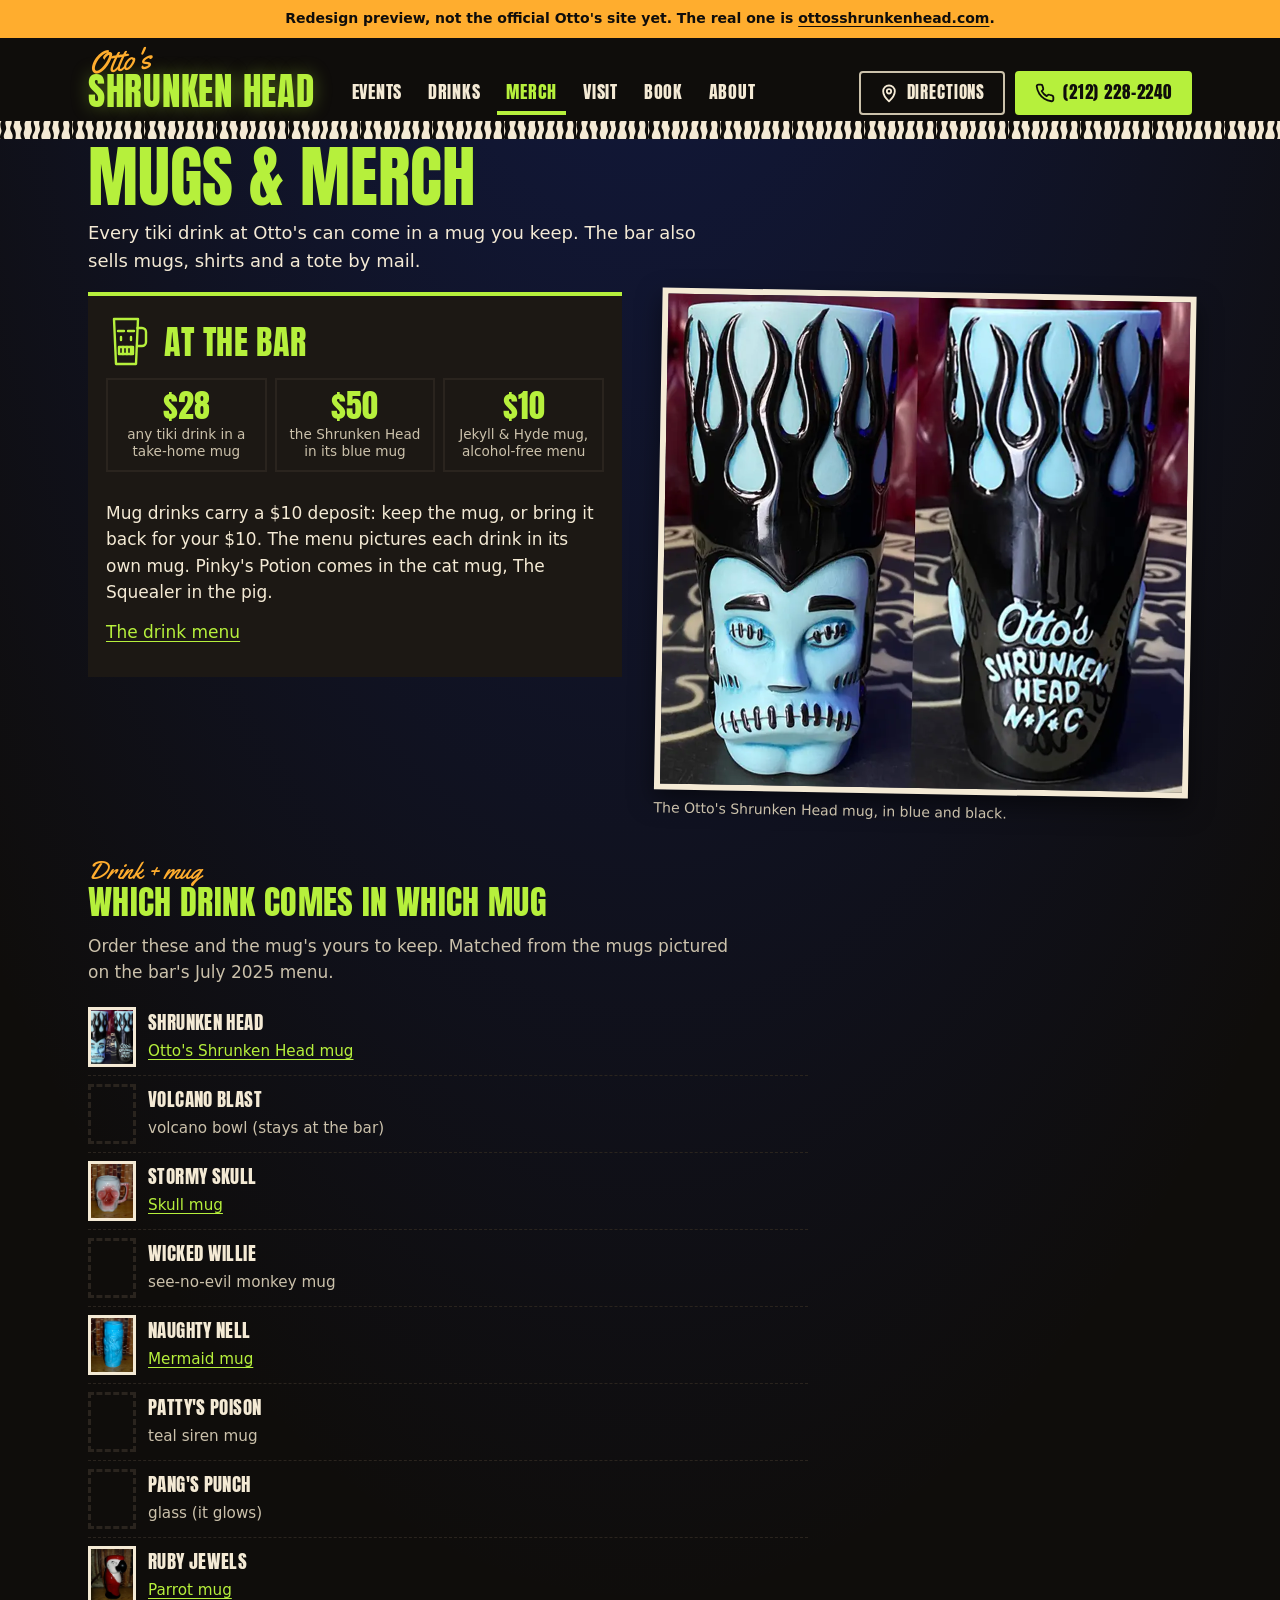
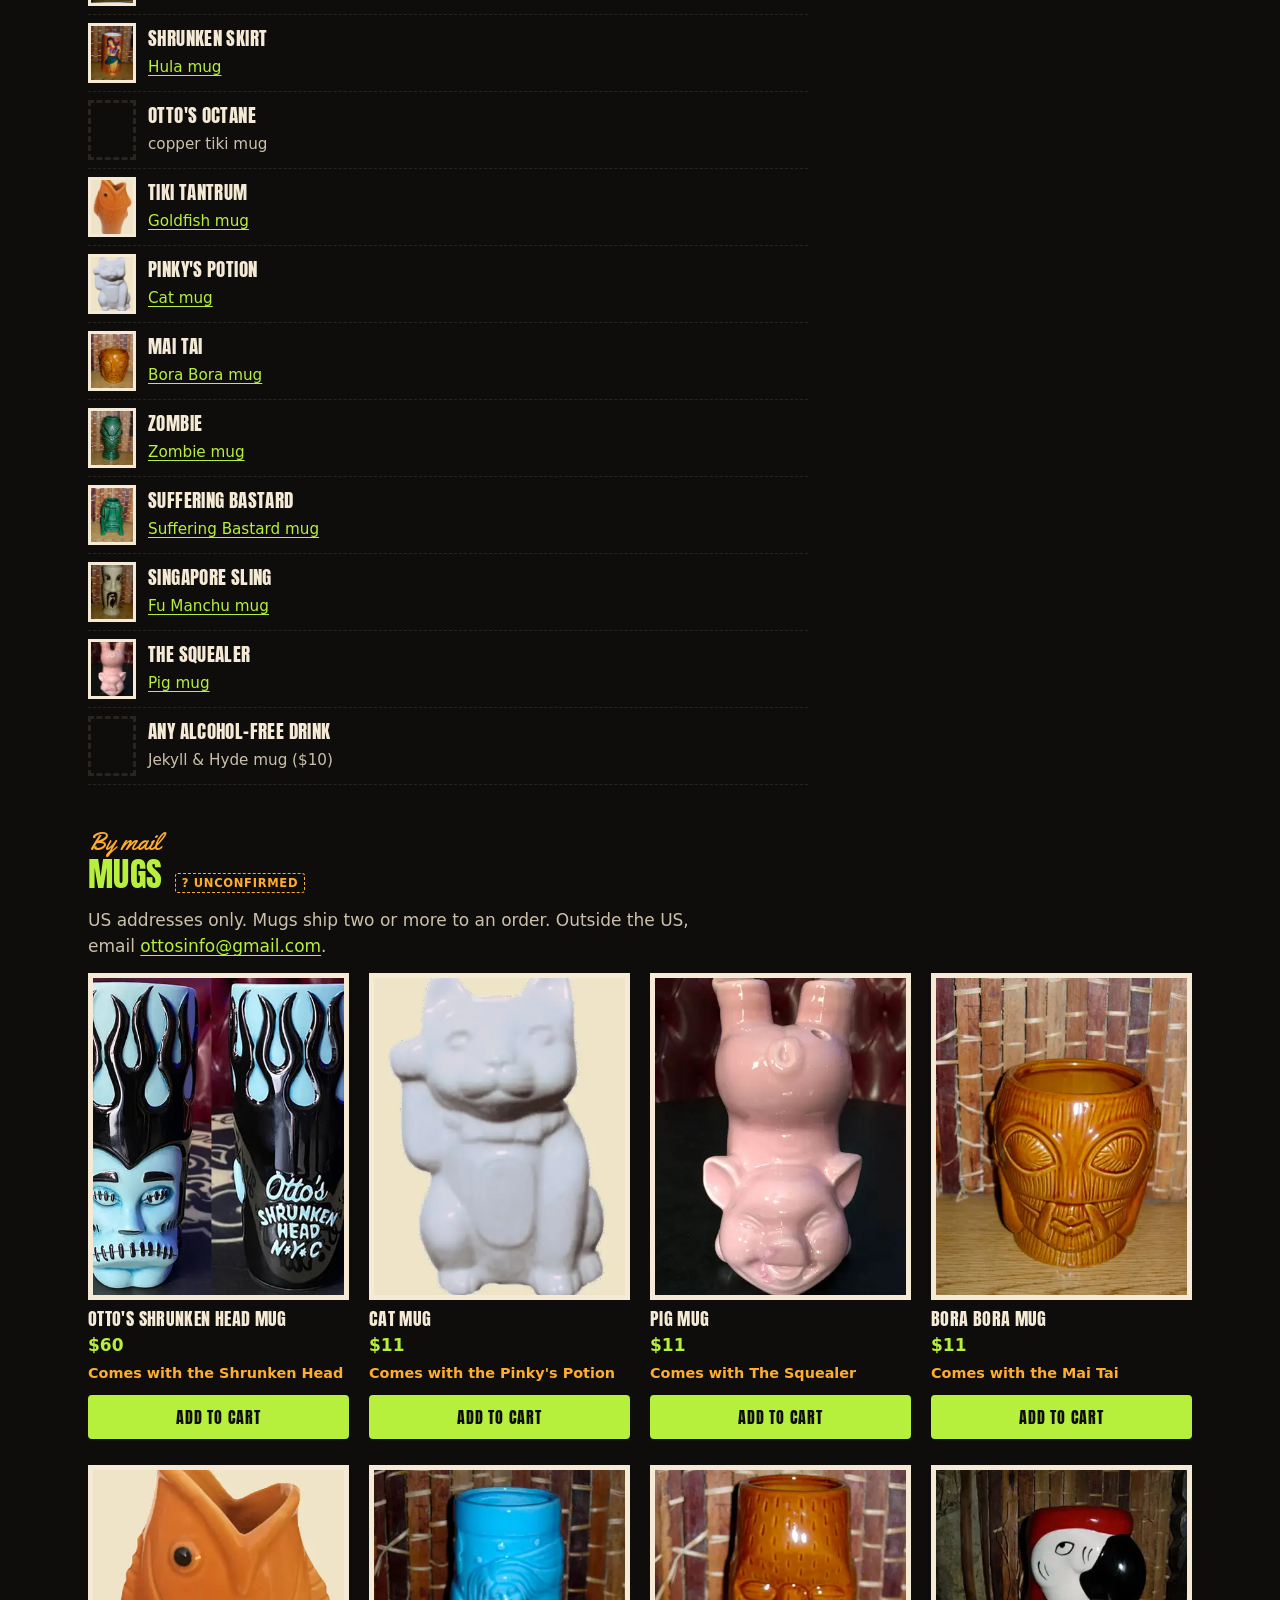
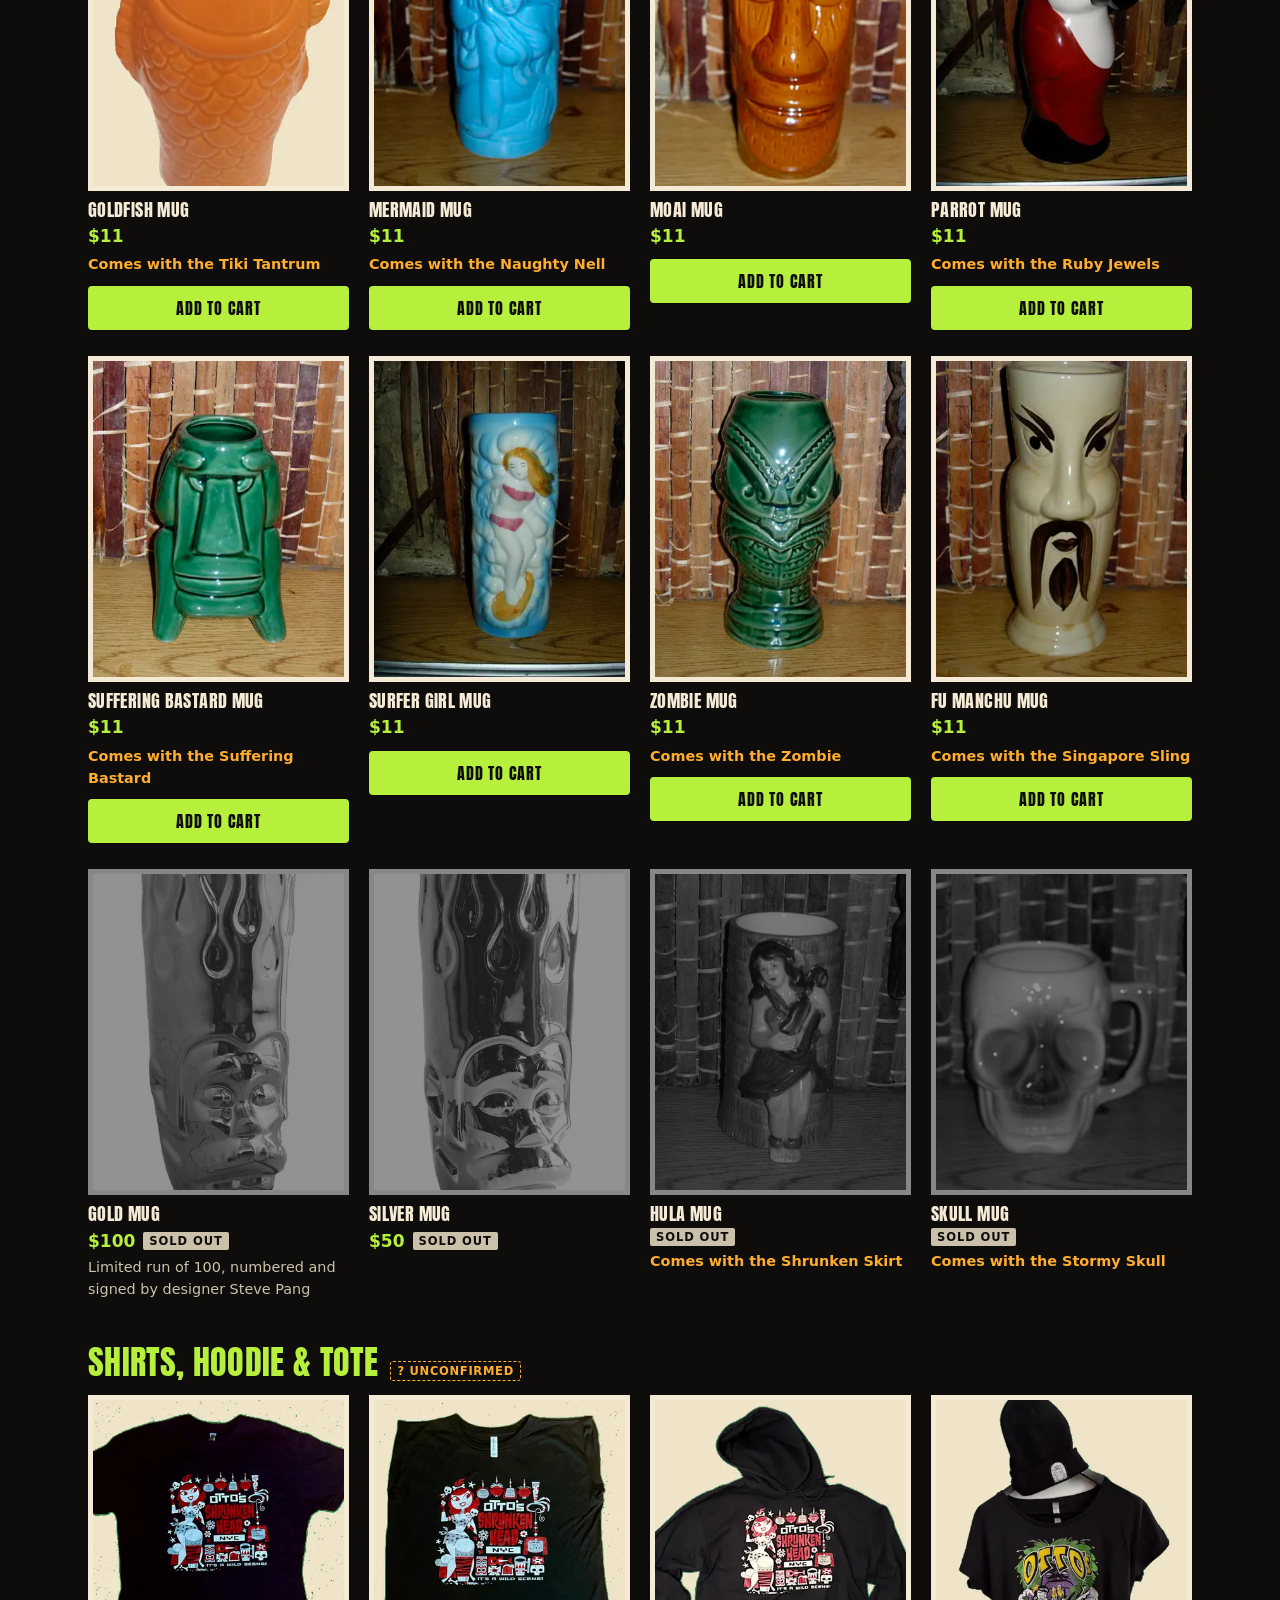
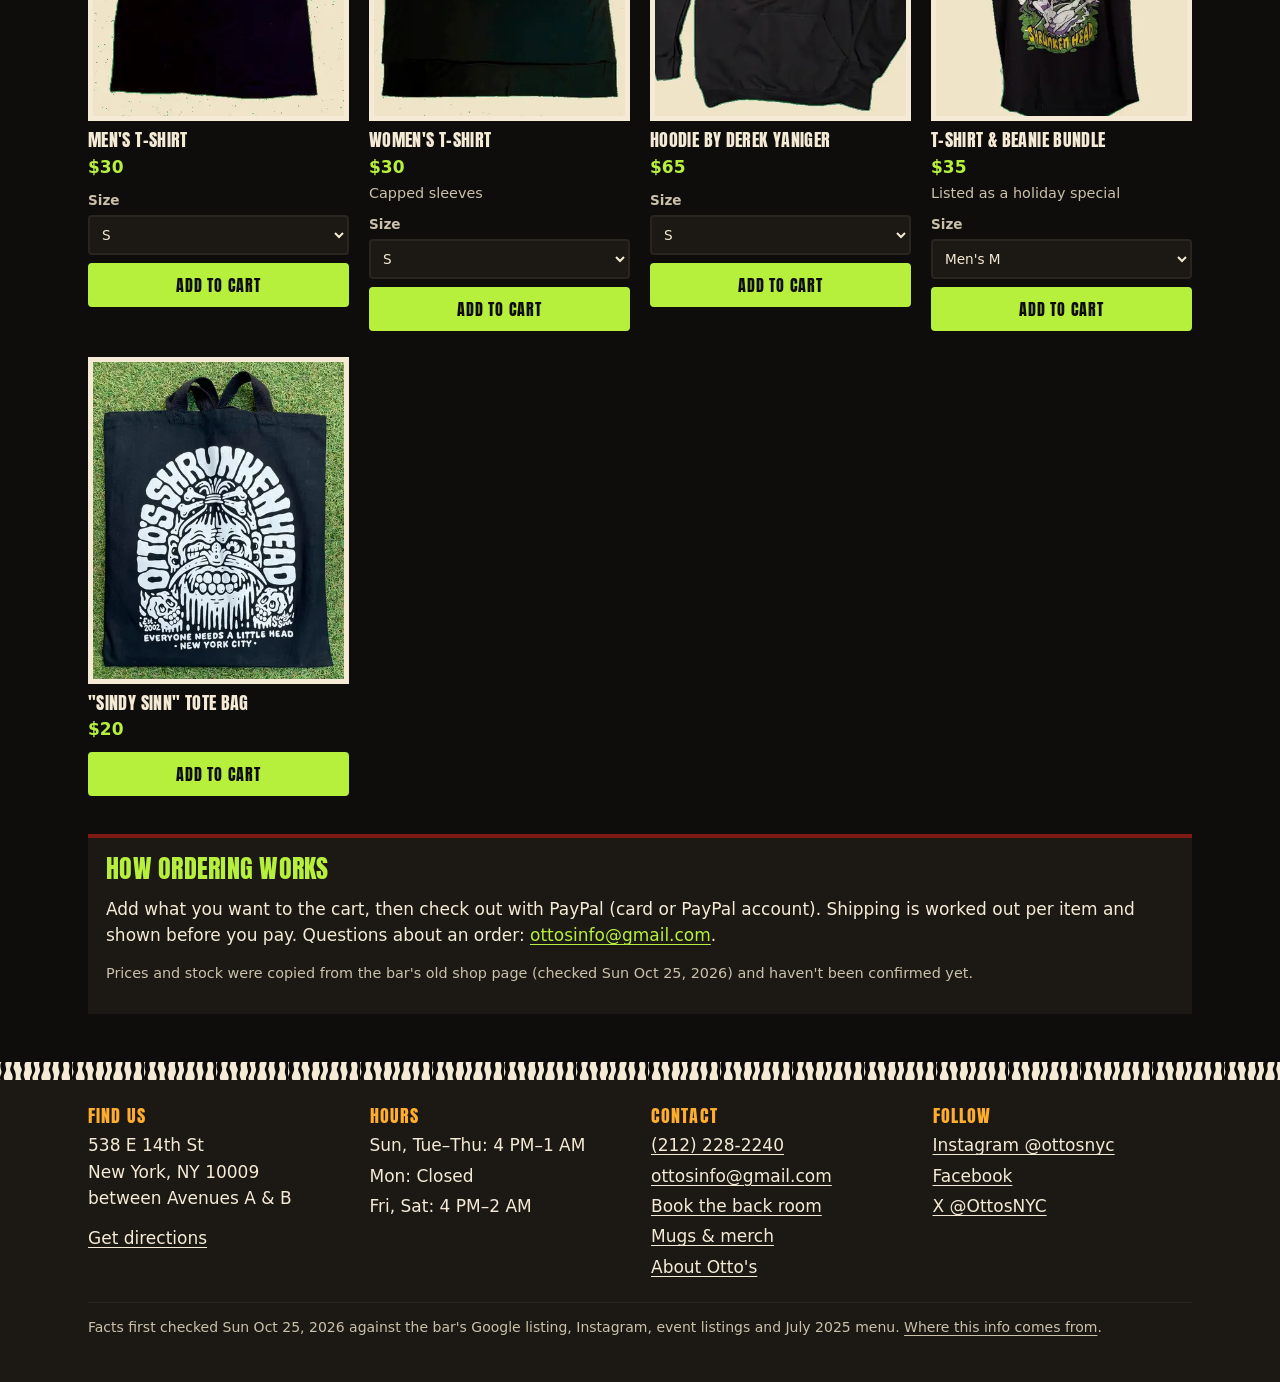
<file: merch.html>
<!doctype html>
<html lang="en">
<head>
<meta charset="utf-8">
<meta name="viewport" content="width=device-width, initial-scale=1, viewport-fit=cover">
<title>Tiki mugs, shirts &amp; merch · Otto's Shrunken Head</title>
<meta name="description" content="Otto's Shrunken Head mugs, T-shirts, the Derek Yaniger hoodie and the tote, and which drink comes in which mug. Order online or take a mug home with any tiki drink.">
<link rel="canonical" href="https://ottosshrunkenhead.com/merch.html">
<meta name="robots" content="noindex, nofollow">
<meta name="theme-color" content="#0f0d0b">
<meta property="og:type" content="website">
<meta property="og:site_name" content="Otto's Shrunken Head">
<meta property="og:title" content="Tiki mugs, shirts &amp; merch · Otto's Shrunken Head">
<meta property="og:description" content="Otto's Shrunken Head mugs, T-shirts, the Derek Yaniger hoodie and the tote, and which drink comes in which mug. Order online or take a mug home with any tiki drink.">
<meta property="og:url" content="https://ottosshrunkenhead.com/merch.html">
<meta property="og:image" content="https://ottosshrunkenhead.com/assets/img/front-window-675.webp">
<link rel="icon" href="assets/favicon.svg" type="image/svg+xml">
<link rel="preload" href="assets/fonts/anton.woff2" as="font" type="font/woff2" crossorigin>
<style>@font-face{font-family:"Anton";src:url("assets/fonts/anton.woff2") format("woff2");font-display:swap}@font-face{font-family:"Yellowtail";src:url("assets/fonts/yellowtail.woff2") format("woff2");font-display:swap}@font-face{font-family:"Anton fallback";src:local("Impact"),local("Arial Narrow Bold"),local("Arial Bold");size-adjust:104%;ascent-override:118%;descent-override:33%}:root{--ink:#0f0d0b;--ink-2:#1c1814;--ink-3:#2a241e;--bone:#f4ead5;--bone-dim:#cbc1ab;--paper:#efe3c8;--lime:#b6f03c;--amber:#ffad2e;--oxblood:#7e1813;--stamp:#a8241a;--blue:#1733b0;--night:#0c1652;--pink:#ff86b9;--sky:#a9bcff;--f-display:"Anton","Anton fallback",Impact,"Arial Narrow Bold",sans-serif;--f-script:"Yellowtail","Brush Script MT",cursive;--f-body:system-ui,-apple-system,"Segoe UI",Roboto,"Helvetica Neue",Arial,sans-serif;--gutter:16px;--max:1160px;--bar-h:64px;--zebra:url("data:image/svg+xml,%3Csvg xmlns='http://www.w3.org/2000/svg' viewBox='0 0 160 40' preserveAspectRatio='none'%3E%3Crect width='160' height='40' fill='%23f4ead5'/%3E%3Cg fill='%230f0d0b'%3E%3Cpath d='M3 0h10c-4 7 3 12 0 20s-7 13-3 20H1c-4-8 4-13 2-20S-1 7 3 0z'/%3E%3Cpath d='M26 0h6c1 6-4 10-1 16s6 12 3 24h-7c4-9-2-14-4-21s4-11 3-19z'/%3E%3Cpath d='M45 0h12c-6 9 1 13-3 21-3 6-1 12 2 19h-8c-4-7-3-14 0-20s-6-11-3-20z'/%3E%3Cpath d='M70 0h5c-1 8 5 12 3 20s-8 12-5 20h-6c-2-9 5-13 4-20S67 8 70 0z'/%3E%3Cpath d='M88 0h11c-5 6-1 11-2 17-1 8-8 13-4 23h-8c-3-10 4-14 4-22 0-6-4-10-1-18z'/%3E%3Cpath d='M112 0h6c2 9-4 12-1 20s4 13 1 20h-7c4-7 1-13-2-20s5-12 3-20z'/%3E%3Cpath d='M131 0h11c-5 8 2 12-1 20-3 7-6 12-3 20h-9c-2-8 5-13 3-20s-4-12-1-20z'/%3E%3Cpath d='M152 0h8v40h-5c3-8-3-13-2-20s3-12-1-20z'/%3E%3C/g%3E%3C/svg%3E")}*,*::before,*::after{box-sizing:border-box}html{-webkit-text-size-adjust:100%;text-size-adjust:100%;scroll-padding-top:16px;scroll-padding-bottom:calc(var(--bar-h) + 24px)}body{margin:0;background:var(--ink);background-image:radial-gradient(120% 60% at 50% -10%,rgba(23,51,176,.38),transparent 60%);background-repeat:no-repeat;color:var(--bone);font:400 1.0625rem/1.55 var(--f-body);padding-bottom:calc(var(--bar-h) + env(safe-area-inset-bottom));overflow-wrap:break-word}img{max-width:100%;height:auto;display:block}a{color:var(--lime);text-underline-offset:.18em;text-decoration-thickness:.08em}a:hover{color:var(--bone)}:focus-visible{outline:3px solid var(--amber);outline-offset:3px;border-radius:2px}h1,h2,h3{line-height:1.05;margin:0}p{margin:0 0 .8em}ul,ol{margin:0;padding:0}[hidden]{display:none !important}.sr-only{position:absolute;width:1px;height:1px;padding:0;margin:-1px;overflow:hidden;clip:rect(0,0,0,0);white-space:nowrap;border:0}.skip{position:absolute;left:8px;top:-60px;z-index:50;background:var(--lime);color:var(--ink);padding:10px 14px;font-weight:700}.skip:focus{top:8px}.wrap{max-width:var(--max);margin:0 auto;padding:0 var(--gutter)}.zebra{height:18px;background:var(--zebra) repeat-x left center / 72px 100%}.preview-bar{margin:0;padding:8px var(--gutter);background:var(--amber);color:var(--ink);font-size:.875rem;font-weight:700;text-align:center}.preview-bar a{color:var(--ink)}.mast{background:var(--ink)}.mast__in{max-width:var(--max);margin:0 auto;padding:8px var(--gutter) 0;display:grid;grid-template-columns:1fr;align-items:end}.logo{display:inline-flex;flex-direction:column;text-decoration:none;color:inherit;padding:2px 0 4px;width:max-content}.logo__otto{font:400 1.5rem/0.8 var(--f-script);color:var(--amber);transform:rotate(-6deg);transform-origin:left bottom;margin-left:2px}.logo__head{font:400 1.75rem/1 var(--f-display);text-transform:uppercase;color:var(--lime);letter-spacing:.02em;margin-top:-2px;text-shadow:0 0 18px rgba(182,240,60,.35)}.nav{min-width:0}.nav ul{list-style:none;display:flex;gap:0;margin:0 calc(var(--gutter) * -1);padding:0 calc(var(--gutter) - 7px);overflow-x:auto;scrollbar-width:none}.nav ul::-webkit-scrollbar{display:none}.nav a{display:flex;align-items:center;min-height:44px;padding:0 7px;white-space:nowrap;font:400 1rem/1 var(--f-display);text-transform:uppercase;letter-spacing:.04em;color:var(--bone);text-decoration:none;border-bottom:4px solid transparent}.nav a:hover{color:var(--lime)}.nav a[aria-current="page"]{color:var(--lime);border-bottom-color:var(--lime)}.mast__cta{display:none}.btn{display:inline-flex;align-items:center;justify-content:center;gap:8px;min-height:48px;padding:0 18px;border-radius:4px;font:400 1.0625rem/1 var(--f-display);text-transform:uppercase;letter-spacing:.05em;text-decoration:none;color:var(--ink);background:var(--lime);border:2px solid var(--lime)}.btn:hover{background:var(--bone);border-color:var(--bone);color:var(--ink)}.btn--ghost{background:transparent;color:var(--bone);border-color:var(--bone-dim)}.btn--ghost:hover{background:var(--bone);color:var(--ink)}.btn svg{width:20px;height:20px;flex:none}.btns{display:flex;flex-wrap:wrap;gap:10px}.unc{display:inline-block;vertical-align:.1em;margin-left:.35em;font:700 .72rem/1 var(--f-body);letter-spacing:.06em;text-transform:uppercase;color:var(--amber);border:1.5px dashed var(--amber);border-radius:3px;padding:4px 6px 3px;text-decoration:none;white-space:nowrap}.unc::before{content:"? "}.unc:hover{background:var(--amber);color:var(--ink)}.flyer .unc,.paper .unc{color:var(--stamp);border-color:var(--stamp)}.flyer .unc:hover,.paper .unc:hover{background:var(--stamp);color:var(--paper)}.unc-note{color:var(--bone-dim);font-size:.9rem}.kicker{font:700 .8125rem/1.3 var(--f-body);text-transform:uppercase;letter-spacing:.12em;color:var(--bone-dim);margin:14px 0 10px}.status{display:grid;grid-template-columns:56px 1fr;gap:4px 14px;align-items:center;margin-bottom:18px}.status__state{font:400 2.75rem/0.95 var(--f-display);text-transform:uppercase;letter-spacing:.01em;color:var(--lime)}.status[data-open="false"] .status__state{color:var(--bone)}.status__detail{margin:2px 0 0;font-weight:600}.status__where{grid-column:1 / -1;margin:6px 0 0;color:var(--bone-dim)}.status__where a{color:var(--bone);font-weight:700}.puffer{width:56px;height:64px}.puffer svg{width:100%;height:100%;overflow:visible}.puffer .p-body{fill:url(#pufLit)}.puffer .p-spike{fill:#e2731f}.puffer[data-lit="true"] svg{filter:drop-shadow(0 0 10px rgba(255,173,46,.85));animation:glow 3.2s ease-in-out infinite}.puffer[data-lit="false"] .p-body{fill:#4b4339}.puffer[data-lit="false"] .p-spike{fill:#3a332c}@keyframes glow{50%{filter:drop-shadow(0 0 4px rgba(255,173,46,.55))}}.home-top{display:grid;grid-template-areas:"status" "flyer" "quick"}.home-top>.status{grid-area:status}.home-top>.tonight{grid-area:flyer}.home-top>.quick{grid-area:quick}.quick ul{list-style:none;display:grid;gap:8px;margin:4px 0 0}.quick li{padding:10px 12px;background:var(--ink-2);border-left:4px solid var(--lime)}.quick b{color:var(--lime);font-weight:800}.desk-only{display:none}.flyer{position:relative;color:var(--ink);background-color:var(--paper);background-image:radial-gradient(rgba(15,13,11,.09) 1px,transparent 1.3px);background-size:5px 5px;padding:22px 18px 18px;transform:rotate(-.6deg);box-shadow:0 14px 30px rgba(0,0,0,.55);margin:6px 4px 22px}.flyer::before,.flyer::after{content:"";position:absolute;top:-10px;width:74px;height:22px;background:rgba(244,234,213,.62);box-shadow:0 1px 2px rgba(0,0,0,.25)}.flyer::before{left:14px;transform:rotate(-7deg)}.flyer::after{right:14px;transform:rotate(6deg)}.flyer a{color:var(--ink)}.stamp{display:inline-block;font:400 1rem/1 var(--f-display);text-transform:uppercase;letter-spacing:.08em;color:var(--stamp);border:3px solid var(--stamp);padding:5px 8px 4px;transform:rotate(-2deg);margin:0 0 12px}.flyer__show + .flyer__show{border-top:2px dashed rgba(15,13,11,.35);margin-top:14px;padding-top:14px}.flyer__title{font:400 2rem/1 var(--f-display);text-transform:uppercase;letter-spacing:.01em}.flyer__meta{margin:6px 0 8px;font-weight:700}.flyer__more{display:inline-block;margin-top:12px;font-weight:700;min-height:24px}.flyer--quiet .flyer__title{font-size:1.6rem}.lineup{list-style:none;display:grid;gap:3px}.lineup li{display:grid;grid-template-columns:4.6em 1fr;gap:8px;align-items:baseline}.lineup__t{font-weight:700;font-variant-numeric:tabular-nums;font-size:.95rem}.lineup__act{font:400 1.25rem/1.15 var(--f-display);text-transform:uppercase;letter-spacing:.02em}.lineup--dark .lineup__t{color:var(--bone-dim)}.section{padding:34px 0 10px}.section__kick{font:400 1.6rem/1 var(--f-script);color:var(--amber);margin:0 0 2px}.section__h{font:400 2.1rem/1 var(--f-display);text-transform:uppercase;color:var(--lime);margin-bottom:14px;letter-spacing:.01em}.section__lede{color:var(--bone-dim);max-width:60ch}.page-h{font:400 3rem/0.95 var(--f-display);text-transform:uppercase;color:var(--lime);margin:6px 0 10px}.page-lede{font-size:1.125rem;max-width:56ch}.stubs{list-style:none;display:grid;gap:10px}.stub{display:grid;grid-template-columns:64px 1fr;gap:0;background:var(--ink-2);border-left:6px solid var(--oxblood);text-decoration:none;color:var(--bone);min-height:72px}.stub:hover{background:var(--ink-3);color:var(--bone)}.stub__date{display:grid;place-content:center;text-align:center;border-right:2px dashed var(--ink-3);padding:8px 4px}.stub__dow{font:700 .75rem/1 var(--f-body);text-transform:uppercase;letter-spacing:.1em;color:var(--amber)}.stub__day{font:400 1.9rem/1 var(--f-display)}.stub__mon{font:700 .75rem/1 var(--f-body);text-transform:uppercase;letter-spacing:.1em;color:var(--bone-dim)}.stub__body{padding:10px 12px}.stub__title{font:400 1.25rem/1.1 var(--f-display);text-transform:uppercase;display:block}.stub__line{display:-webkit-box;-webkit-line-clamp:2;-webkit-box-orient:vertical;overflow:hidden;color:var(--bone-dim);font-size:.95rem;margin-top:3px}.kind{display:inline-block;font:700 .72rem/1 var(--f-body);letter-spacing:.08em;text-transform:uppercase;padding:4px 6px 3px;border-radius:2px;color:var(--ink);background:var(--bone);vertical-align:.15em}.kind--music{background:var(--lime)}.kind--dj{background:var(--amber)}.kind--comedy{background:var(--pink)}.kind--openmic{background:var(--bone)}.kind--words{background:var(--sky)}.kind--market,.kind--party{background:var(--amber)}.week{list-style:none;display:grid;gap:14px}.week__day{background:var(--ink-2);padding:14px 14px 10px;border-top:4px solid var(--blue)}.week__name{font:400 1.5rem/1 var(--f-display);text-transform:uppercase;color:var(--bone);margin-bottom:8px}.week__list{list-style:none;display:grid;gap:10px}.week__which{font:700 .78rem/1.2 var(--f-body);text-transform:uppercase;letter-spacing:.08em;color:var(--amber)}.week__title{font-weight:700}.week__desc{color:var(--bone-dim);font-size:.95rem}.week__closed{color:var(--bone-dim)}.picks{list-style:none;display:grid;gap:0;max-width:640px}.picks li{display:grid;grid-template-columns:6.6em 1fr;gap:10px;align-items:baseline;padding:9px 0;border-bottom:1px dashed var(--ink-3)}.picks__when{font:700 .8rem/1.2 var(--f-body);text-transform:uppercase;letter-spacing:.08em;color:var(--amber)}.picks a{color:var(--bone);font-weight:700;text-decoration:none;min-height:24px}.picks__desc{display:block;color:var(--bone-dim);font-size:.92rem;font-weight:400}.picks a:hover{color:var(--lime);text-decoration:underline}.photo{margin:0;position:relative}.photo img{width:100%;border:6px solid var(--bone);box-shadow:0 10px 24px rgba(0,0,0,.5)}.photo figcaption{font-size:.875rem;color:var(--bone-dim);margin-top:8px}.tilt-l{transform:rotate(-1.2deg)}.tilt-r{transform:rotate(1deg)}.split{display:grid;gap:20px;align-items:center}.panel{background:var(--ink-2);padding:18px;border-top:4px solid var(--oxblood)}.panel--blue{border-top-color:var(--blue)}.panel--lime{border-top-color:var(--lime)}.deal{display:grid;grid-template-columns:repeat(3,1fr);gap:8px;margin:10px 0 14px}.deal__item{background:var(--ink-2);border:2px solid var(--ink-3);padding:10px 8px;text-align:center}.deal__price{display:block;font:400 2rem/1 var(--f-display);color:var(--lime)}.deal__label{display:block;font-size:.85rem;color:var(--bone-dim);margin-top:4px;line-height:1.25}.mug-ico{width:44px;height:54px;color:var(--lime)}.chips{list-style:none;display:flex;flex-wrap:wrap;gap:8px;margin:12px 0 6px}.chips a{display:inline-flex;align-items:center;min-height:40px;padding:0 14px;border-radius:999px;border:2px solid var(--bone-dim);color:var(--bone);text-decoration:none;font-weight:700;font-size:.95rem}.chips a:hover{border-color:var(--lime);color:var(--lime)}.day{margin-top:26px}.day__h{position:sticky;top:0;z-index:2;background:var(--ink);display:flex;align-items:baseline;gap:10px;flex-wrap:wrap;padding:10px 0 8px;border-bottom:3px solid var(--bone)}.day__dow{font:400 1.8rem/1 var(--f-display);text-transform:uppercase;color:var(--bone)}.day__date{font:400 1.8rem/1 var(--f-display);text-transform:uppercase;color:var(--bone-dim)}.day__tonight{font:400 1rem/1 var(--f-display);text-transform:uppercase;letter-spacing:.08em;background:var(--lime);color:var(--ink);padding:5px 8px 4px}.show{padding:16px 0 14px;border-bottom:1px solid var(--ink-3)}.show__top{display:flex;align-items:baseline;gap:10px;flex-wrap:wrap;margin-bottom:4px}.show__time{font-weight:800;font-variant-numeric:tabular-nums}.show__title{font:400 1.6rem/1.05 var(--f-display);text-transform:uppercase;letter-spacing:.01em;margin-bottom:8px}.show__desc{color:var(--bone-dim);margin:8px 0 0;max-width:62ch}.show__cover{display:inline-block;margin-top:8px;font-weight:700;color:var(--lime)}.show__flag{margin-top:8px}.regulars{background:var(--night);margin-top:40px;padding:34px 0 30px}.regulars .week__day{background:rgba(255,255,255,.05);border-top-color:var(--lime)}.menu-sec{padding-top:26px}.menu-sec__h{font:400 1.9rem/1 var(--f-display);text-transform:uppercase;color:var(--lime);display:flex;align-items:center;gap:8px;flex-wrap:wrap}.menu-sec__note{color:var(--amber);font-weight:700;margin:6px 0 10px}.drinks{list-style:none;display:grid;gap:0}.drink{padding:12px 0;border-bottom:1px dashed var(--ink-3)}.drink__row{display:flex;justify-content:space-between;gap:12px;align-items:baseline}.drink__name{font:400 1.35rem/1.1 var(--f-display);text-transform:uppercase;letter-spacing:.02em}.drink__price{font-weight:800;color:var(--lime);text-align:right;max-width:11em;flex:none}.drink__desc{color:var(--bone-dim);margin:3px 0 0}.flag{display:inline-block;font:700 .72rem/1 var(--f-body);text-transform:uppercase;letter-spacing:.08em;color:var(--ink);background:var(--amber);padding:4px 6px 3px;border-radius:2px;margin-left:6px;vertical-align:.2em}.prods{list-style:none;display:grid;grid-template-columns:repeat(2,1fr);gap:18px 12px;margin-top:8px}.prod img{width:100%;height:auto;aspect-ratio:4 / 5;object-fit:cover;border:5px solid var(--bone);background:var(--paper)}.prod--out img{filter:grayscale(1);opacity:.55}.prod__name{font:400 1.15rem/1.1 var(--f-display);text-transform:uppercase;letter-spacing:.02em;margin-top:8px}.prod__meta{display:flex;gap:8px;align-items:center;margin:4px 0 0}.prod__price{font-weight:800;color:var(--lime)}.prod__out{font:700 .72rem/1 var(--f-body);text-transform:uppercase;letter-spacing:.08em;color:var(--ink);background:var(--bone-dim);padding:4px 6px 3px;border-radius:2px}.prod__note{color:var(--bone-dim);font-size:.9rem;margin:2px 0 0}.prod__drink{color:var(--amber);font-size:.9rem;font-weight:700;margin:4px 0 0}.prod__buy{display:grid;gap:8px;margin-top:10px}.prod__size{display:grid;gap:4px;font-size:.85rem;font-weight:700;color:var(--bone-dim)}.prod__size select{min-height:40px;padding:0 8px;font:inherit;font-weight:400;color:var(--bone);background:var(--ink-2);border:2px solid var(--ink-3);border-radius:4px}.btn--small{min-height:44px;padding:0 12px;font-size:1rem}.btn.is-added{background:var(--amber);border-color:var(--amber)}.btn.is-added::after{content:" ✓"}.btn:disabled{opacity:.45;cursor:not-allowed}.pairs{list-style:none;display:grid;gap:0;max-width:720px}.pairs li{display:grid;grid-template-columns:48px 1fr;grid-template-rows:auto auto;column-gap:12px;align-items:center;padding:8px 0;border-bottom:1px dashed var(--ink-3)}.pairs img,.pairs__none{grid-row:1 / 3;width:48px;height:60px;object-fit:cover;border:3px solid var(--bone);background:var(--paper)}.pairs__none{border-style:dashed;border-color:var(--ink-3);background:transparent}.pairs__drink{font:400 1.2rem/1.1 var(--f-display);text-transform:uppercase;letter-spacing:.02em;color:var(--bone)}.pairs__mug{color:var(--bone-dim);font-size:.95rem}.pairs__mug a{color:var(--lime)}.drink__mug{display:block;color:var(--amber);font-size:.9rem;margin-top:2px}.drink__mug a{color:var(--amber)}.thanks{background:var(--lime);color:var(--ink);font-weight:700;padding:12px 14px;margin:16px 0 0}.cart-fab{position:fixed;right:14px;bottom:calc(var(--bar-h) + 14px + env(safe-area-inset-bottom));z-index:25;display:inline-flex;align-items:center;gap:8px;min-height:52px;padding:0 18px;border-radius:999px;font:400 1.1rem/1 var(--f-display);text-transform:uppercase;letter-spacing:.05em;color:var(--ink);background:var(--amber);border:3px solid var(--ink);box-shadow:0 8px 24px rgba(0,0,0,.55);cursor:pointer}.cart-fab svg{width:22px;height:22px}dialog.cart{width:min(520px,calc(100vw - 24px));max-height:calc(100vh - 32px);padding:18px;border:0;color:var(--ink);background:var(--paper);box-shadow:0 20px 60px rgba(0,0,0,.7)}dialog.cart::backdrop{background:rgba(15,13,11,.75)}.cart a{color:var(--ink)}.cart__head{display:flex;justify-content:space-between;align-items:center;gap:12px;border-bottom:3px solid var(--ink);padding-bottom:8px}.cart__head h2{font:400 1.8rem/1 var(--f-display);text-transform:uppercase}.cart__x{min-height:44px;padding:0 12px;font:700 .95rem/1 var(--f-body);background:transparent;border:2px solid var(--ink);border-radius:4px;color:var(--ink);cursor:pointer}.cart__empty{margin:16px 0}.cart__lines{list-style:none;display:grid}.cart__line{display:grid;grid-template-columns:1fr auto;grid-template-areas:"name price" "qty rm";gap:6px 10px;padding:12px 0;border-bottom:1px dashed rgba(15,13,11,.35)}.cart__name{grid-area:name;font:400 1.15rem/1.15 var(--f-display);text-transform:uppercase}.cart__price{grid-area:price;font-weight:800}.cart__qty{grid-area:qty;display:inline-flex;align-items:center;gap:10px}.cart__qty button{width:40px;height:40px;font:700 1.2rem/1 var(--f-body);background:var(--ink);color:var(--paper);border:0;border-radius:4px;cursor:pointer}.cart__rm{grid-area:rm;justify-self:end;min-height:40px;background:none;border:0;color:var(--stamp);font:700 .9rem/1 var(--f-body);text-decoration:underline;cursor:pointer}.cart__sums{margin:12px 0;display:grid;gap:4px}.cart__sums div{display:flex;justify-content:space-between}.cart__sums dt,.cart__sums dd{margin:0}.cart__total{font-weight:800;font-size:1.15rem;border-top:2px solid var(--ink);padding-top:6px}.cart__warn{background:var(--stamp);color:var(--paper);font-weight:700;padding:10px 12px}.cart__go{width:100%}.cart__go:hover{background:var(--ink);border-color:var(--ink);color:var(--paper)}.cart__off{background:var(--amber);padding:10px 12px;font-weight:700;margin-top:10px}.cart__off:focus{outline:3px solid var(--ink)}.cart__fine{font-size:.85rem;margin:10px 0 0;color:#4a4036}.press{list-style:none;display:grid;gap:12px}.press li{padding-left:14px;border-left:4px solid var(--blue)}.press__outlet{display:block;font:700 .78rem/1.3 var(--f-body);text-transform:uppercase;letter-spacing:.08em;color:var(--amber)}.press__title{color:var(--bone)}.legends b{font:400 1.25rem/1.15 var(--f-display);text-transform:uppercase;letter-spacing:.02em;color:var(--lime)}.hours{width:100%;border-collapse:collapse;font-size:1.0625rem}.hours th,.hours td{text-align:left;padding:10px 6px;border-bottom:1px solid var(--ink-3)}.hours th{font-weight:700}.hours td{text-align:right;font-variant-numeric:tabular-nums}.hours tr.is-today th,.hours tr.is-today td{color:var(--lime)}.hours tr.is-today th::after{content:" · today";font-weight:400;color:var(--bone-dim)}.facts{list-style:none;display:grid;gap:14px}.facts li{padding-left:16px;border-left:4px solid var(--oxblood);min-width:0;overflow-wrap:anywhere}.facts b{display:block;color:var(--bone)}.gear{padding-left:1.2em;display:grid;gap:4px}.src-table{width:100%;border-collapse:collapse;font-size:.95rem}.src-table th,.src-table td{text-align:left;vertical-align:top;padding:10px 8px;border-bottom:1px solid var(--ink-3)}.src-table thead th{color:var(--bone-dim);font-size:.8rem;text-transform:uppercase;letter-spacing:.08em}.ok{color:var(--lime);font-weight:700}.no{color:var(--amber);font-weight:700}.table-scroll{overflow-x:auto}.mailto-box{background:var(--paper);color:var(--ink);padding:16px;font-family:ui-monospace,Menlo,monospace;font-size:.9rem;white-space:pre-wrap;margin:10px 0 14px}.foot{margin-top:48px;background:var(--ink-2)}.foot__in{max-width:var(--max);margin:0 auto;padding:26px var(--gutter) 30px;display:grid;gap:22px}.foot h2{font:400 1.15rem/1 var(--f-display);text-transform:uppercase;letter-spacing:.06em;color:var(--amber);margin-bottom:8px}.foot ul{list-style:none;display:grid;gap:4px}.foot a{color:var(--bone);min-height:24px;display:inline-block}.foot__note{color:var(--bone-dim);font-size:.875rem;border-top:1px solid var(--ink-3);padding-top:14px}.foot__note a{color:var(--bone-dim)}.actbar{position:fixed;left:0;right:0;bottom:0;z-index:20;background:var(--ink);padding-bottom:env(safe-area-inset-bottom);box-shadow:0 -6px 20px rgba(0,0,0,.5)}.actbar .zebra{height:8px;background-size:32px 100%}.actbar ul{list-style:none;display:grid;grid-template-columns:repeat(3,1fr)}.actbar a{display:flex;flex-direction:column;align-items:center;justify-content:center;gap:3px;min-height:58px;color:var(--bone);text-decoration:none;font:400 .95rem/1 var(--f-display);text-transform:uppercase;letter-spacing:.06em}.actbar a:hover{color:var(--lime)}.actbar svg{width:22px;height:22px;color:var(--lime)}.actbar li + li a{border-left:1px solid var(--ink-3)}@media (min-width:700px){:root{--gutter:28px}.page-h{font-size:4.2rem}.split{grid-template-columns:1fr 1fr;gap:36px}.week{grid-template-columns:repeat(2,1fr)}.foot__in{grid-template-columns:repeat(4,1fr)}.foot__note{grid-column:1 / -1}.stubs{grid-template-columns:repeat(2,1fr)}.prods{grid-template-columns:repeat(3,1fr)}}@media (min-width:960px){:root{--bar-h:0px}.cart-fab{bottom:22px;right:22px}body{padding-bottom:0}.actbar{display:none}.mast__in{grid-template-columns:auto 1fr auto;gap:28px;padding-top:12px;padding-bottom:6px}.logo__otto{font-size:1.9rem}.logo__head{font-size:2.3rem}.nav ul{margin:0;padding:0;gap:8px}.nav a{font-size:1.15rem;padding:0 9px}.prods{grid-template-columns:repeat(4,1fr);gap:26px 20px}.mast__cta{display:flex;gap:10px;align-items:center}.mast__cta .btn{min-height:44px}.home-top{grid-template-columns:1fr 1.05fr;grid-template-areas:"status flyer" "quick flyer";grid-template-rows:auto 1fr;column-gap:48px;align-items:start;padding-top:22px}.desk-only{display:block;margin-top:26px;max-width:480px}.status__state{font-size:4.2rem}.status{grid-template-columns:72px 1fr}.puffer{width:72px;height:82px}.flyer{padding:30px 30px 26px}.flyer__title{font-size:2.6rem}.week{grid-template-columns:repeat(3,1fr)}.events-layout{display:grid;grid-template-columns:1fr 340px;gap:48px;align-items:start}.events-aside{position:sticky;top:20px}.menu-cols{columns:2;column-gap:48px}.menu-cols .menu-sec{break-inside:avoid}}@media (prefers-reduced-motion:reduce){*,*::before,*::after{animation:none !important;transition:none !important;scroll-behavior:auto !important}}@media print{.actbar,.mast__cta,.nav,.skip{display:none}body{background:#fff;color:#000}}</style>
<noscript><style>[data-status-live],.puffer{display:none}.nojs-hours{display:block!important}.status{grid-template-columns:1fr}</style></noscript>
<noscript><style>.prod__buy,.cart-fab{display:none!important}</style></noscript>

</head>
<body>
<a class="skip" href="#main">Skip to content</a>
<p class="preview-bar">Redesign preview, not the official Otto's site yet. The real one is <a href="https://ottosshrunkenhead.com/">ottosshrunkenhead.com</a>.</p>
<header class="mast">
<div class="mast__in">
<a class="logo" href="index.html"><span class="logo__otto">Otto's</span><span class="logo__head">Shrunken Head</span><span class="sr-only">, home</span></a>
<nav class="nav" aria-label="Main"><ul><li><a href="events.html">Events</a></li><li><a href="drinks.html">Drinks</a></li><li><a href="merch.html" aria-current="page">Merch</a></li><li><a href="visit.html">Visit</a></li><li><a href="book.html">Book</a></li><li><a href="about.html">About</a></li></ul></nav>
<div class="mast__cta"><a class="btn btn--ghost" href="https://www.google.com/maps/dir/?api=1&amp;destination=Otto's%20Shrunken%20Head%2C%20538%20E%2014th%20St%2C%20New%20York%2C%20NY%2010009"><svg viewBox="0 0 24 24" fill="none" stroke="currentColor" stroke-width="2.2" stroke-linecap="round" stroke-linejoin="round" aria-hidden="true" focusable="false"><path d="M12 22s7-6.2 7-12a7 7 0 1 0-14 0c0 5.8 7 12 7 12z"/><circle cx="12" cy="10" r="2.6"/></svg> Directions</a><a class="btn" href="tel:+12122282240"><svg viewBox="0 0 24 24" fill="none" stroke="currentColor" stroke-width="2.2" stroke-linecap="round" stroke-linejoin="round" aria-hidden="true" focusable="false"><path d="M22 16.9v3a2 2 0 0 1-2.2 2 19.8 19.8 0 0 1-8.6-3.1 19.5 19.5 0 0 1-6-6A19.8 19.8 0 0 1 2.1 4.2 2 2 0 0 1 4.1 2h3a2 2 0 0 1 2 1.7c.1.9.4 1.8.7 2.7a2 2 0 0 1-.5 2.1L8 9.8a16 16 0 0 0 6 6l1.3-1.3a2 2 0 0 1 2.1-.4c.9.3 1.8.6 2.7.7a2 2 0 0 1 1.7 2z"/></svg> (212) 228-2240</a></div>
</div>
<div class="zebra"></div>
</header>
<main id="main">

<div class="wrap">
<p class="thanks" data-thanks hidden role="status">Thanks for your order! PayPal will email your receipt, and the bar ships within about a week.</p>
<h1 class="page-h">Mugs &amp; merch</h1>
<p class="page-lede">Every tiki drink at Otto's can come in a mug you keep. The bar also sells mugs, shirts and a tote by mail.</p>

<div class="split" style="align-items:start;margin-top:18px">
<section class="panel panel--lime" aria-labelledby="bar-h">
<div style="display:flex;gap:14px;align-items:center"><svg class="mug-ico" viewBox="0 0 44 54" fill="none" stroke="currentColor" stroke-width="2.4" stroke-linejoin="round" stroke-linecap="round" aria-hidden="true" focusable="false"><path d="M8 5h24l-2 45H10z"/><path d="M31.5 14H36a4 4 0 0 1 4 4v10a4 4 0 0 1-4 4h-5"/><path d="M12 17h6M22 17h6"/><path d="M15 23v3M25 23v3"/><path d="M13 33h14v7H13z"/><path d="M17 33v7M21 33v7M25 33v7"/></svg><h2 class="section__h" id="bar-h" style="margin:0">At the bar</h2></div>
<div class="deal" role="list"><p class="deal__item" role="listitem"><span class="deal__price">$28</span><span class="deal__label">any tiki drink in a take-home mug</span></p><p class="deal__item" role="listitem"><span class="deal__price">$50</span><span class="deal__label">the Shrunken Head in its blue mug</span></p><p class="deal__item" role="listitem"><span class="deal__price">$10</span><span class="deal__label">Jekyll &amp; Hyde mug, alcohol-free menu</span></p></div>
<p>Mug drinks carry a $10 deposit: keep the mug, or bring it back for your $10. The menu pictures each drink in its own mug. Pinky's Potion comes in the cat mug, The Squealer in the pig.</p>
<p><a href="drinks.html">The drink menu</a></p>
</section>
<figure class="photo tilt-r"><img src="assets/img/blue-mug-853.webp" srcset="assets/img/blue-mug-480.webp 480w, assets/img/blue-mug-853.webp 853w" sizes="(min-width: 700px) 45vw, 100vw" width="853" height="800" alt="The Otto's Shrunken Head mug in light blue and black, each with flames over a carved shrunken-head face."><figcaption>The Otto's Shrunken Head mug, in blue and black.</figcaption></figure>
</div>

<section class="section" aria-labelledby="pairs-h" id="pairs">
<p class="section__kick">Drink + mug</p>
<h2 class="section__h" id="pairs-h">Which drink comes in which mug</h2>
<p class="section__lede">Order these and the mug's yours to keep. Matched from the mugs pictured on the bar's July 2025 menu.</p>
<ul class="pairs"><li><img src="assets/img/merch/shrunken-head.webp" width="48" height="60" alt="" loading="lazy" decoding="async"><span class="pairs__drink">Shrunken Head</span><span class="pairs__mug"><a href="#p-shrunken-head">Otto's Shrunken Head mug</a></span></li><li><span class="pairs__none" aria-hidden="true"></span><span class="pairs__drink">Volcano Blast</span><span class="pairs__mug">volcano bowl (stays at the bar)</span></li><li><img src="assets/img/merch/skull.webp" width="48" height="60" alt="" loading="lazy" decoding="async"><span class="pairs__drink">Stormy Skull</span><span class="pairs__mug"><a href="#p-skull">Skull mug</a></span></li><li><span class="pairs__none" aria-hidden="true"></span><span class="pairs__drink">Wicked Willie</span><span class="pairs__mug">see-no-evil monkey mug</span></li><li><img src="assets/img/merch/mermaid.webp" width="48" height="60" alt="" loading="lazy" decoding="async"><span class="pairs__drink">Naughty Nell</span><span class="pairs__mug"><a href="#p-mermaid">Mermaid mug</a></span></li><li><span class="pairs__none" aria-hidden="true"></span><span class="pairs__drink">Patty's Poison</span><span class="pairs__mug">teal siren mug</span></li><li><span class="pairs__none" aria-hidden="true"></span><span class="pairs__drink">Pang's Punch</span><span class="pairs__mug">glass (it glows)</span></li><li><img src="assets/img/merch/parrot.webp" width="48" height="60" alt="" loading="lazy" decoding="async"><span class="pairs__drink">Ruby Jewels</span><span class="pairs__mug"><a href="#p-parrot">Parrot mug</a></span></li><li><img src="assets/img/merch/hula.webp" width="48" height="60" alt="" loading="lazy" decoding="async"><span class="pairs__drink">Shrunken Skirt</span><span class="pairs__mug"><a href="#p-hula">Hula mug</a></span></li><li><span class="pairs__none" aria-hidden="true"></span><span class="pairs__drink">Otto's Octane</span><span class="pairs__mug">copper tiki mug</span></li><li><img src="assets/img/merch/goldfish.webp" width="48" height="60" alt="" loading="lazy" decoding="async"><span class="pairs__drink">Tiki Tantrum</span><span class="pairs__mug"><a href="#p-goldfish">Goldfish mug</a></span></li><li><img src="assets/img/merch/cat.webp" width="48" height="60" alt="" loading="lazy" decoding="async"><span class="pairs__drink">Pinky's Potion</span><span class="pairs__mug"><a href="#p-cat">Cat mug</a></span></li><li><img src="assets/img/merch/bora-bora.webp" width="48" height="60" alt="" loading="lazy" decoding="async"><span class="pairs__drink">Mai Tai</span><span class="pairs__mug"><a href="#p-bora-bora">Bora Bora mug</a></span></li><li><img src="assets/img/merch/zombie.webp" width="48" height="60" alt="" loading="lazy" decoding="async"><span class="pairs__drink">Zombie</span><span class="pairs__mug"><a href="#p-zombie">Zombie mug</a></span></li><li><img src="assets/img/merch/suffering-bastard.webp" width="48" height="60" alt="" loading="lazy" decoding="async"><span class="pairs__drink">Suffering Bastard</span><span class="pairs__mug"><a href="#p-suffering-bastard">Suffering Bastard mug</a></span></li><li><img src="assets/img/merch/fu-manchu.webp" width="48" height="60" alt="" loading="lazy" decoding="async"><span class="pairs__drink">Singapore Sling</span><span class="pairs__mug"><a href="#p-fu-manchu">Fu Manchu mug</a></span></li><li><img src="assets/img/merch/pig.webp" width="48" height="60" alt="" loading="lazy" decoding="async"><span class="pairs__drink">The Squealer</span><span class="pairs__mug"><a href="#p-pig">Pig mug</a></span></li><li><span class="pairs__none" aria-hidden="true"></span><span class="pairs__drink">Any alcohol-free drink</span><span class="pairs__mug">Jekyll &amp; Hyde mug ($10)</span></li></ul>
</section>

<section class="section" aria-labelledby="mugs-h">
<p class="section__kick">By mail</p>
<h2 class="section__h" id="mugs-h">Mugs <a class="unc" href="sources.html#f-shop" title="Copied from the bar's PayPal shop page, which hasn't been updated in a while. Check before ordering.">Unconfirmed<span class="sr-only">: Online shop: items, prices and stock (most mugs $11, Shrunken Head mug $60, tees $30), US only, two-mug minimum, $7.50 shipping per item. See sources</span></a></h2>
<p class="section__lede">US addresses only. Mugs ship two or more to an order. Outside the US, email <a href="mailto:ottosinfo@gmail.com">ottosinfo@gmail.com</a>.</p>
<ul class="prods"><li class="prod" id="p-shrunken-head">
<img src="assets/img/merch/shrunken-head.webp" width="400" height="500" alt="The Otto's Shrunken Head mug in light blue and black, each with flames over a carved shrunken-head face." loading="lazy" decoding="async">
<h3 class="prod__name">Otto's Shrunken Head mug</h3>
<p class="prod__meta"><span class="prod__price">$60</span></p>
<p class="prod__drink">Comes with the Shrunken Head</p>

<form class="prod__buy" data-add="shrunken-head">

<button type="submit" class="btn btn--small">Add to cart<span class="sr-only">: Otto's Shrunken Head mug</span></button>
</form>
</li><li class="prod" id="p-cat">
<img src="assets/img/merch/cat.webp" width="400" height="500" alt="White lucky-cat mug." loading="lazy" decoding="async">
<h3 class="prod__name">Cat mug</h3>
<p class="prod__meta"><span class="prod__price">$11</span></p>
<p class="prod__drink">Comes with the Pinky's Potion</p>

<form class="prod__buy" data-add="cat">

<button type="submit" class="btn btn--small">Add to cart<span class="sr-only">: Cat mug</span></button>
</form>
</li><li class="prod" id="p-pig">
<img src="assets/img/merch/pig.webp" width="400" height="500" alt="Pink upside-down pig mug." loading="lazy" decoding="async">
<h3 class="prod__name">Pig mug</h3>
<p class="prod__meta"><span class="prod__price">$11</span></p>
<p class="prod__drink">Comes with The Squealer</p>

<form class="prod__buy" data-add="pig">

<button type="submit" class="btn btn--small">Add to cart<span class="sr-only">: Pig mug</span></button>
</form>
</li><li class="prod" id="p-bora-bora">
<img src="assets/img/merch/bora-bora.webp" width="400" height="500" alt="Brown carved tiki-face mug." loading="lazy" decoding="async">
<h3 class="prod__name">Bora Bora mug</h3>
<p class="prod__meta"><span class="prod__price">$11</span></p>
<p class="prod__drink">Comes with the Mai Tai</p>

<form class="prod__buy" data-add="bora-bora">

<button type="submit" class="btn btn--small">Add to cart<span class="sr-only">: Bora Bora mug</span></button>
</form>
</li><li class="prod" id="p-goldfish">
<img src="assets/img/merch/goldfish.webp" width="400" height="500" alt="Orange goldfish mug, mouth open at the top." loading="lazy" decoding="async">
<h3 class="prod__name">Goldfish mug</h3>
<p class="prod__meta"><span class="prod__price">$11</span></p>
<p class="prod__drink">Comes with the Tiki Tantrum</p>

<form class="prod__buy" data-add="goldfish">

<button type="submit" class="btn btn--small">Add to cart<span class="sr-only">: Goldfish mug</span></button>
</form>
</li><li class="prod" id="p-mermaid">
<img src="assets/img/merch/mermaid.webp" width="400" height="500" alt="Light blue tall mug with a relief mermaid." loading="lazy" decoding="async">
<h3 class="prod__name">Mermaid mug</h3>
<p class="prod__meta"><span class="prod__price">$11</span></p>
<p class="prod__drink">Comes with the Naughty Nell</p>

<form class="prod__buy" data-add="mermaid">

<button type="submit" class="btn btn--small">Add to cart<span class="sr-only">: Mermaid mug</span></button>
</form>
</li><li class="prod" id="p-moai">
<img src="assets/img/merch/moai.webp" width="400" height="500" alt="Brown Easter Island head mug." loading="lazy" decoding="async">
<h3 class="prod__name">Moai mug</h3>
<p class="prod__meta"><span class="prod__price">$11</span></p>


<form class="prod__buy" data-add="moai">

<button type="submit" class="btn btn--small">Add to cart<span class="sr-only">: Moai mug</span></button>
</form>
</li><li class="prod" id="p-parrot">
<img src="assets/img/merch/parrot.webp" width="400" height="500" alt="Red and black parrot mug." loading="lazy" decoding="async">
<h3 class="prod__name">Parrot mug</h3>
<p class="prod__meta"><span class="prod__price">$11</span></p>
<p class="prod__drink">Comes with the Ruby Jewels</p>

<form class="prod__buy" data-add="parrot">

<button type="submit" class="btn btn--small">Add to cart<span class="sr-only">: Parrot mug</span></button>
</form>
</li><li class="prod" id="p-suffering-bastard">
<img src="assets/img/merch/suffering-bastard.webp" width="400" height="500" alt="Green squat tiki mug." loading="lazy" decoding="async">
<h3 class="prod__name">Suffering Bastard mug</h3>
<p class="prod__meta"><span class="prod__price">$11</span></p>
<p class="prod__drink">Comes with the Suffering Bastard</p>

<form class="prod__buy" data-add="suffering-bastard">

<button type="submit" class="btn btn--small">Add to cart<span class="sr-only">: Suffering Bastard mug</span></button>
</form>
</li><li class="prod" id="p-surfer-girl">
<img src="assets/img/merch/surfer-girl.webp" width="400" height="500" alt="Cream mug with a surfer girl in a red bikini on blue waves." loading="lazy" decoding="async">
<h3 class="prod__name">Surfer Girl mug</h3>
<p class="prod__meta"><span class="prod__price">$11</span></p>


<form class="prod__buy" data-add="surfer-girl">

<button type="submit" class="btn btn--small">Add to cart<span class="sr-only">: Surfer Girl mug</span></button>
</form>
</li><li class="prod" id="p-zombie">
<img src="assets/img/merch/zombie.webp" width="400" height="500" alt="Dark green carved tiki mug." loading="lazy" decoding="async">
<h3 class="prod__name">Zombie mug</h3>
<p class="prod__meta"><span class="prod__price">$11</span></p>
<p class="prod__drink">Comes with the Zombie</p>

<form class="prod__buy" data-add="zombie">

<button type="submit" class="btn btn--small">Add to cart<span class="sr-only">: Zombie mug</span></button>
</form>
</li><li class="prod" id="p-fu-manchu">
<img src="assets/img/merch/fu-manchu.webp" width="400" height="500" alt="Cream mug with a painted face and long moustache." loading="lazy" decoding="async">
<h3 class="prod__name">Fu Manchu mug</h3>
<p class="prod__meta"><span class="prod__price">$11</span></p>
<p class="prod__drink">Comes with the Singapore Sling</p>

<form class="prod__buy" data-add="fu-manchu">

<button type="submit" class="btn btn--small">Add to cart<span class="sr-only">: Fu Manchu mug</span></button>
</form>
</li><li class="prod prod--out" id="p-gold">
<img src="assets/img/merch/gold.webp" width="400" height="500" alt="Gold-glazed shrunken-head mug." loading="lazy" decoding="async">
<h3 class="prod__name">Gold mug</h3>
<p class="prod__meta"><span class="prod__price">$100</span><span class="prod__out">Sold out</span></p>

<p class="prod__note">Limited run of 100, numbered and signed by designer Steve Pang</p>

</li><li class="prod prod--out" id="p-silver">
<img src="assets/img/merch/silver.webp" width="400" height="500" alt="Silver-glazed shrunken-head mug." loading="lazy" decoding="async">
<h3 class="prod__name">Silver mug</h3>
<p class="prod__meta"><span class="prod__price">$50</span><span class="prod__out">Sold out</span></p>



</li><li class="prod prod--out" id="p-hula">
<img src="assets/img/merch/hula.webp" width="400" height="500" alt="Mug with a hula dancer in a grass skirt." loading="lazy" decoding="async">
<h3 class="prod__name">Hula mug</h3>
<p class="prod__meta"><span class="prod__out">Sold out</span></p>
<p class="prod__drink">Comes with the Shrunken Skirt</p>


</li><li class="prod prod--out" id="p-skull">
<img src="assets/img/merch/skull.webp" width="400" height="500" alt="White and red skull mug with a handle." loading="lazy" decoding="async">
<h3 class="prod__name">Skull mug</h3>
<p class="prod__meta"><span class="prod__out">Sold out</span></p>
<p class="prod__drink">Comes with the Stormy Skull</p>


</li></ul>
</section>

<section class="section" aria-labelledby="wear-h">
<h2 class="section__h" id="wear-h">Shirts, hoodie &amp; tote <a class="unc" href="sources.html#f-shop" title="Copied from the bar's PayPal shop page, which hasn't been updated in a while. Check before ordering.">Unconfirmed<span class="sr-only">: Online shop: items, prices and stock (most mugs $11, Shrunken Head mug $60, tees $30), US only, two-mug minimum, $7.50 shipping per item. See sources</span></a></h2>
<ul class="prods"><li class="prod" id="p-mens-tee">
<img src="assets/img/merch/mens-tee.webp" width="400" height="500" alt="Black T-shirt with a colourful Otto's Shrunken Head graphic." loading="lazy" decoding="async">
<h3 class="prod__name">Men's T-shirt</h3>
<p class="prod__meta"><span class="prod__price">$30</span></p>


<form class="prod__buy" data-add="mens-tee">
<label class="prod__size" for="sz-mens-tee">Size <select id="sz-mens-tee" name="size"><option>S</option><option>M</option><option>L</option><option>XL</option><option>XXL</option></select></label>
<button type="submit" class="btn btn--small">Add to cart<span class="sr-only">: Men's T-shirt</span></button>
</form>
</li><li class="prod" id="p-womens-tee">
<img src="assets/img/merch/womens-tee.webp" width="400" height="500" alt="Black capped-sleeve T-shirt with the Otto's graphic." loading="lazy" decoding="async">
<h3 class="prod__name">Women's T-shirt</h3>
<p class="prod__meta"><span class="prod__price">$30</span></p>

<p class="prod__note">Capped sleeves</p>
<form class="prod__buy" data-add="womens-tee">
<label class="prod__size" for="sz-womens-tee">Size <select id="sz-womens-tee" name="size"><option>S</option><option>M</option><option>L</option><option>XL</option><option>XXL</option></select></label>
<button type="submit" class="btn btn--small">Add to cart<span class="sr-only">: Women's T-shirt</span></button>
</form>
</li><li class="prod" id="p-hoodie">
<img src="assets/img/merch/hoodie.webp" width="400" height="500" alt="Black hooded sweatshirt with an Otto's graphic by Derek Yaniger." loading="lazy" decoding="async">
<h3 class="prod__name">Hoodie by Derek Yaniger</h3>
<p class="prod__meta"><span class="prod__price">$65</span></p>


<form class="prod__buy" data-add="hoodie">
<label class="prod__size" for="sz-hoodie">Size <select id="sz-hoodie" name="size"><option>S</option><option>M</option><option>L</option><option>XL</option><option>XXL</option></select></label>
<button type="submit" class="btn btn--small">Add to cart<span class="sr-only">: Hoodie by Derek Yaniger</span></button>
</form>
</li><li class="prod" id="p-tee-beanie">
<img src="assets/img/merch/tee-beanie.webp" width="400" height="500" alt="Black Otto's T-shirt with a black beanie." loading="lazy" decoding="async">
<h3 class="prod__name">T-shirt &amp; beanie bundle</h3>
<p class="prod__meta"><span class="prod__price">$35</span></p>

<p class="prod__note">Listed as a holiday special</p>
<form class="prod__buy" data-add="tee-beanie">
<label class="prod__size" for="sz-tee-beanie">Size <select id="sz-tee-beanie" name="size"><option>Men's M</option><option>Men's L</option><option>Men's XL</option><option>Women's S</option><option>Women's M</option><option>Women's L</option></select></label>
<button type="submit" class="btn btn--small">Add to cart<span class="sr-only">: T-shirt &amp; beanie bundle</span></button>
</form>
</li><li class="prod" id="p-tote">
<img src="assets/img/merch/tote.webp" width="400" height="500" alt="Black tote bag printed with an Otto's Shrunken Head tiki face and 'Everyone needs a little head, New York City'." loading="lazy" decoding="async">
<h3 class="prod__name">&quot;Sindy Sinn&quot; tote bag</h3>
<p class="prod__meta"><span class="prod__price">$20</span></p>


<form class="prod__buy" data-add="tote">

<button type="submit" class="btn btn--small">Add to cart<span class="sr-only">: &quot;Sindy Sinn&quot; tote bag</span></button>
</form>
</li></ul>
</section>

<section class="section panel" aria-labelledby="order-h" style="margin-top:28px">
<h2 class="section__h" id="order-h" style="font-size:1.6rem">How ordering works</h2>
<p>Add what you want to the cart, then check out with PayPal (card or PayPal account). Shipping is worked out per item and shown before you pay. Questions about an order: <a href="mailto:ottosinfo@gmail.com">ottosinfo@gmail.com</a>.</p>
<p class="unc-note">Prices and stock were copied from the bar's old shop page (checked Sun Oct 25, 2026) and haven't been confirmed yet.</p>
<noscript><p>The cart needs JavaScript. You can also order by email: ottosinfo@gmail.com.</p></noscript>
</section>
</div>

<button type="button" class="cart-fab" data-cart-open hidden aria-haspopup="dialog"><svg viewBox="0 0 24 24" fill="none" stroke="currentColor" stroke-width="2.2" stroke-linecap="round" stroke-linejoin="round" aria-hidden="true" focusable="false"><path d="M5 7h14l-1.2 13H6.2z"/><path d="M9 7a3 3 0 0 1 6 0"/></svg> Cart · <span data-cart-count>0</span></button>
<p class="sr-only" aria-live="polite" data-cart-status></p>
<dialog class="cart" aria-labelledby="cart-h">
<div class="cart__head"><h2 id="cart-h">Your cart</h2><button type="button" class="cart__x" data-cart-close>Close<span class="sr-only"> cart</span></button></div>
<p class="cart__empty" data-cart-empty>Nothing in here yet.</p>
<ul class="cart__lines" data-cart-lines></ul>
<dl class="cart__sums" data-cart-sums>
<div><dt>Items</dt><dd data-sum-items>$0</dd></div>
<div><dt>Shipping</dt><dd data-sum-ship>$0</dd></div>
<div class="cart__total"><dt>Total</dt><dd data-sum-total>$0</dd></div>
</dl>
<p class="cart__warn" data-cart-warn hidden></p>
<button type="button" class="btn cart__go" data-checkout>Check out with PayPal</button>
<p class="cart__off" data-checkout-off hidden>Checkout is switched off on this preview, so no real orders can be placed. On the live site this button takes you to PayPal to pay.</p>
<p class="cart__fine">US addresses only. You'll confirm your address and pay on PayPal.</p>
</dialog>
</main>
<footer class="foot">
<div class="zebra"></div>
<div class="foot__in">
<section aria-labelledby="ft-find"><h2 id="ft-find">Find us</h2><p>538 E 14th St<br>New York, NY 10009<br>between Avenues A &amp; B</p><a href="https://www.google.com/maps/dir/?api=1&amp;destination=Otto's%20Shrunken%20Head%2C%20538%20E%2014th%20St%2C%20New%20York%2C%20NY%2010009">Get directions</a></section>
<section aria-labelledby="ft-hours"><h2 id="ft-hours">Hours</h2><ul><li>Sun, Tue–Thu: 4 PM–1 AM</li><li>Mon: Closed</li><li>Fri, Sat: 4 PM–2 AM</li></ul></section>
<section aria-labelledby="ft-contact"><h2 id="ft-contact">Contact</h2><ul><li><a href="tel:+12122282240">(212) 228-2240</a></li><li><a href="mailto:ottosinfo@gmail.com">ottosinfo@gmail.com</a></li><li><a href="book.html">Book the back room</a></li><li><a href="merch.html">Mugs & merch</a></li><li><a href="about.html">About Otto's</a></li></ul></section>
<section aria-labelledby="ft-follow"><h2 id="ft-follow">Follow</h2><ul><li><a href="https://www.instagram.com/ottosnyc/">Instagram @ottosnyc</a></li><li><a href="https://www.facebook.com/OttosShrunkenHead">Facebook</a></li><li><a href="https://x.com/OttosNYC">X @OttosNYC</a></li></ul></section>
<p class="foot__note">Facts first checked Sun Oct 25, 2026 against the bar's Google listing, Instagram, event listings and July 2025 menu. <a href="sources.html">Where this info comes from</a>.</p>
</div>
</footer>
<nav class="actbar" aria-label="Quick actions">
<div class="zebra"></div>
<ul>
<li><a href="https://www.google.com/maps/dir/?api=1&amp;destination=Otto's%20Shrunken%20Head%2C%20538%20E%2014th%20St%2C%20New%20York%2C%20NY%2010009"><svg viewBox="0 0 24 24" fill="none" stroke="currentColor" stroke-width="2.2" stroke-linecap="round" stroke-linejoin="round" aria-hidden="true" focusable="false"><path d="M12 22s7-6.2 7-12a7 7 0 1 0-14 0c0 5.8 7 12 7 12z"/><circle cx="12" cy="10" r="2.6"/></svg>Directions</a></li>
<li><a href="tel:+12122282240"><svg viewBox="0 0 24 24" fill="none" stroke="currentColor" stroke-width="2.2" stroke-linecap="round" stroke-linejoin="round" aria-hidden="true" focusable="false"><path d="M22 16.9v3a2 2 0 0 1-2.2 2 19.8 19.8 0 0 1-8.6-3.1 19.5 19.5 0 0 1-6-6A19.8 19.8 0 0 1 2.1 4.2 2 2 0 0 1 4.1 2h3a2 2 0 0 1 2 1.7c.1.9.4 1.8.7 2.7a2 2 0 0 1-.5 2.1L8 9.8a16 16 0 0 0 6 6l1.3-1.3a2 2 0 0 1 2.1-.4c.9.3 1.8.6 2.7.7a2 2 0 0 1 1.7 2z"/></svg>Call</a></li>
<li><a href="events.html"><svg viewBox="0 0 24 24" fill="none" stroke="currentColor" stroke-width="2.2" stroke-linecap="round" stroke-linejoin="round" aria-hidden="true" focusable="false"><rect x="3" y="4" width="18" height="18" rx="2"/><path d="M16 2v4M8 2v4M3 10h18"/></svg>Shows</a></li>
</ul>
</nav>
<script>window.OTTO_HOURS=[[16,25],null,[16,25],[16,25],[16,25],[16,26],[16,26]];(function () {
var H = window.OTTO_HOURS;
var SHORT = ['Sun', 'Mon', 'Tue', 'Wed', 'Thu', 'Fri', 'Sat'];
var LONG = ['Sunday', 'Monday', 'Tuesday', 'Wednesday', 'Thursday', 'Friday', 'Saturday'];
var p = {};
try {
new Intl.DateTimeFormat('en-US', { timeZone: 'America/New_York', year: 'numeric', month: '2-digit', day: '2-digit', hour: '2-digit', minute: '2-digit', hourCycle: 'h23', weekday: 'short' })
.formatToParts(new Date()).forEach(function (x) { p[x.type] = x.value; });
} catch (e) { return; }
var dow = SHORT.indexOf(p.weekday), mins = (+p.hour) * 60 + (+p.minute);
var today = p.year + '-' + p.month + '-' + p.day;
function shift(iso, n) { var t = new Date(iso + 'T12:00:00Z'); t.setUTCDate(t.getUTCDate() + n); return t.toISOString().slice(0, 10); }
function clock(h) { var hr = Math.floor(h) % 24, m = Math.round((h % 1) * 60), x = hr % 12 || 12; return x + (m ? ':' + (m < 10 ? '0' : '') + m : '') + (hr < 12 ? ' AM' : ' PM'); }
// Open now?
var y = H[(dow + 6) % 7], t = H[dow], open = false, closeAt = null, late = false;
if (y && y[1] > 24 && mins < (y[1] - 24) * 60) { open = true; closeAt = y[1]; late = true; }
else if (t && mins >= t[0] * 60 && (t[1] > 24 || mins < t[1] * 60)) { open = true; closeAt = t[1]; }
// "Tonight" stays on the previous evening while the bar is still open after midnight
var night = late ? shift(today, -1) : today;
var nightDow = late ? (dow + 6) % 7 : dow;
var detail;
if (open) detail = 'Till ' + clock(closeAt) + (closeAt > 24 && mins >= 12 * 60 ? ' tonight' : '');
else if (t && mins < t[0] * 60) detail = 'Opens today at ' + clock(t[0]);
else {
for (var k = 1; k <= 7; k++) {
var nx = H[(dow + k) % 7];
if (nx) { detail = 'Opens ' + (k === 1 ? 'tomorrow' : LONG[(dow + k) % 7]) + ' at ' + clock(nx[0]); break; }
}
}
var st = document.querySelector('[data-status]');
if (st) {
st.setAttribute('data-open', open ? 'true' : 'false');
st.querySelector('[data-status-state]').textContent = open ? 'Open now' : 'Closed now';
st.querySelector('[data-status-detail]').textContent = detail;
var pf = st.querySelector('.puffer');
if (pf) pf.setAttribute('data-lit', open ? 'true' : 'false');
}
// Tonight's flyer
var flyers = document.querySelectorAll('[data-night]');
if (flyers.length) {
var hit = null;
for (var i = 0; i < flyers.length; i++) if (flyers[i].getAttribute('data-night') === night) hit = flyers[i];
if (!hit) {
var hn = H[nightDow];
hit = document.querySelector(hn ? '[data-night="quiet"]' : '[data-night="closed"]');
var slot = hit && hit.querySelector('[data-fill]');
if (slot) slot.textContent = hn ? LONG[nightDow] + ', ' + clock(hn[0]) + '–' + clock(hn[1]) : (detail || '');
var lab = hit && hit.querySelector('[data-fill-day]');
if (lab) lab.textContent = 'Tonight · ' + LONG[nightDow];
}
for (var j = 0; j < flyers.length; j++) flyers[j].hidden = flyers[j] !== hit;
}
// Upcoming lists: hide past dates, honour data-limit, optionally skip tonight
var lists = document.querySelectorAll('[data-upcoming]');
for (var a = 0; a < lists.length; a++) {
var L = lists[a], limit = +L.getAttribute('data-limit') || 999, after = L.hasAttribute('data-after-tonight'), shown = 0;
var items = L.querySelectorAll('[data-date]');
for (var b = 0; b < items.length; b++) {
var d = items[b].getAttribute('data-date');
var keep = (after ? d > night : d >= night) && shown < limit;
items[b].hidden = !keep;
if (keep) shown++;
}
}
// Day groups on the events page
var days = document.querySelectorAll('[data-day]');
for (var c = 0; c < days.length; c++) {
var dd = days[c].getAttribute('data-day');
days[c].hidden = dd < night;
var badge = days[c].querySelector('[data-tonight-badge]');
if (badge) badge.hidden = dd !== night;
}
var tl = document.querySelector('[data-tonight-link]');
if (tl) tl.hidden = !document.querySelector('[data-day="' + night + '"]');
// Hours table
var rows = document.querySelectorAll('[data-dow]');
for (var r = 0; r < rows.length; r++) {
var isToday = +rows[r].getAttribute('data-dow') === nightDow;
rows[r].classList.toggle('is-today', isToday);
if (isToday) rows[r].setAttribute('aria-current', 'date'); else rows[r].removeAttribute('aria-current');
}
})();</script>
<script>window.OTTO_STORE={"live":false,"paypal":"ottosinfo@gmail.com","minMugs":2,"items":{"shrunken-head":{"name":"Otto's Shrunken Head mug","price":60,"ship":7.5,"ship2":5,"kind":"mug"},"cat":{"name":"Cat mug","price":11,"ship":7.5,"ship2":5,"kind":"mug"},"pig":{"name":"Pig mug","price":11,"ship":7.5,"ship2":5,"kind":"mug"},"bora-bora":{"name":"Bora Bora mug","price":11,"ship":7.5,"ship2":5,"kind":"mug"},"goldfish":{"name":"Goldfish mug","price":11,"ship":7.5,"ship2":5,"kind":"mug"},"mermaid":{"name":"Mermaid mug","price":11,"ship":7.5,"ship2":5,"kind":"mug"},"moai":{"name":"Moai mug","price":11,"ship":7.5,"ship2":5,"kind":"mug"},"parrot":{"name":"Parrot mug","price":11,"ship":7.5,"ship2":5,"kind":"mug"},"suffering-bastard":{"name":"Suffering Bastard mug","price":11,"ship":7.5,"ship2":5,"kind":"mug"},"surfer-girl":{"name":"Surfer Girl mug","price":11,"ship":7.5,"ship2":5,"kind":"mug"},"zombie":{"name":"Zombie mug","price":11,"ship":7.5,"ship2":5,"kind":"mug"},"fu-manchu":{"name":"Fu Manchu mug","price":11,"ship":7.5,"ship2":5,"kind":"mug"},"mens-tee":{"name":"Men's T-shirt","price":30,"ship":7.5,"ship2":5,"kind":"wear"},"womens-tee":{"name":"Women's T-shirt","price":30,"ship":7.5,"ship2":5,"kind":"wear"},"hoodie":{"name":"Hoodie by Derek Yaniger","price":65,"ship":10,"ship2":5,"kind":"wear"},"tee-beanie":{"name":"T-shirt & beanie bundle","price":35,"ship":10,"ship2":5,"kind":"wear"},"tote":{"name":"\"Sindy Sinn\" tote bag","price":20,"ship":7.5,"ship2":5,"kind":"wear"}}};(function () {
var S = window.OTTO_STORE;
if (!S || !window.HTMLDialogElement) return;
var KEY = 'otto-cart-v1';
var $ = function (s, el) { return (el || document).querySelector(s); };
var dlg = $('dialog.cart'), fab = $('[data-cart-open]'), status = $('[data-cart-status]');
var cart = [];
try { cart = JSON.parse(localStorage.getItem(KEY) || '[]').filter(function (l) { return S.items[l.id] && l.qty > 0; }); } catch (e) { cart = []; }
function save() { try { localStorage.setItem(KEY, JSON.stringify(cart)); } catch (e) {} }
function money(n) { var v = Math.round(n * 100) / 100; return '$' + (v % 1 ? v.toFixed(2) : v); }
function esc(s) { return String(s).replace(/[&<>"]/g, function (c) { return { '&': '&amp;', '<': '&lt;', '>': '&gt;', '"': '&quot;' }[c]; }); }
function count() { return cart.reduce(function (n, l) { return n + l.qty; }, 0); }
function label(l) { return S.items[l.id].name + (l.size ? ' (' + l.size + ')' : ''); }
function sums() {
var items = 0, ship = 0, mugs = 0;
cart.forEach(function (l) {
var it = S.items[l.id];
items += it.price * l.qty;
ship += it.ship + it.ship2 * (l.qty - 1);
if (it.kind === 'mug') mugs += l.qty;
});
return { items: items, ship: ship, total: items + ship, mugs: mugs };
}
function render() {
var n = count(), t = sums();
fab.hidden = n === 0;
$('[data-cart-count]').textContent = n;
$('[data-cart-empty]').hidden = n > 0;
$('[data-cart-sums]').hidden = n === 0;
$('[data-cart-lines]').innerHTML = cart.map(function (l, i) {
var name = esc(label(l));
return '<li class="cart__line"><span class="cart__name">' + name + '</span>' +
'<span class="cart__price">' + money(S.items[l.id].price * l.qty) + '</span>' +
'<span class="cart__qty"><button type="button" data-dec="' + i + '" aria-label="One fewer ' + name + '">−</button>' +
'<span aria-label="Quantity">' + l.qty + '</span>' +
'<button type="button" data-inc="' + i + '" aria-label="One more ' + name + '">+</button></span>' +
'<button type="button" class="cart__rm" data-rm="' + i + '">Remove<span class="sr-only"> ' + name + '</span></button></li>';
}).join('');
$('[data-sum-items]').textContent = money(t.items);
$('[data-sum-ship]').textContent = money(t.ship);
$('[data-sum-total]').textContent = money(t.total);
var warn = $('[data-cart-warn]'), short = t.mugs > 0 && t.mugs < S.minMugs ? S.minMugs - t.mugs : 0;
warn.hidden = !short;
if (short) warn.textContent = 'Mugs ship ' + S.minMugs + ' or more to an order. Add ' + short + ' more mug' + (short > 1 ? 's' : '') + ' to check out.';
var go = $('[data-checkout]');
go.disabled = n === 0 || !!short;
}
function say(msg) { status.textContent = ''; setTimeout(function () { status.textContent = msg; }, 50); }
document.addEventListener('submit', function (ev) {
var f = ev.target.closest('[data-add]');
if (!f) return;
ev.preventDefault();
var id = f.getAttribute('data-add'), size = f.size ? f.size.value : '';
if (!S.items[id]) return;
var line = cart.filter(function (l) { return l.id === id && l.size === size; })[0];
if (line) line.qty++; else cart.push({ id: id, size: size, qty: 1 });
save(); render();
var btn = f.querySelector('button');
btn.classList.add('is-added');
setTimeout(function () { btn.classList.remove('is-added'); }, 1400);
say('Added ' + label({ id: id, size: size }) + '. ' + count() + ' in your cart.');
});
document.addEventListener('click', function (ev) {
var b = ev.target.closest('button');
if (!b) return;
if (b.hasAttribute('data-cart-open')) { render(); dlg.showModal(); return; }
if (b.hasAttribute('data-cart-close')) { dlg.close(); return; }
var i;
if ((i = b.getAttribute('data-inc')) !== null) cart[+i].qty++;
else if ((i = b.getAttribute('data-dec')) !== null) { if (--cart[+i].qty < 1) cart.splice(+i, 1); }
else if ((i = b.getAttribute('data-rm')) !== null) cart.splice(+i, 1);
else if (b.hasAttribute('data-checkout')) { checkout(); return; }
else return;
save(); render();
if (!cart.length) { dlg.close(); fab.hidden = true; say('Your cart is empty.'); }
});
dlg.addEventListener('click', function (ev) { if (ev.target === dlg) dlg.close(); });
function checkout() {
if (!S.live) { var off = $('[data-checkout-off]'); off.hidden = false; off.setAttribute('tabindex', '-1'); off.focus(); return; }
var here = location.href.split(/[?#]/)[0];
var f = document.createElement('form');
f.method = 'post';
f.action = 'https://www.paypal.com/cgi-bin/webscr';
var add = function (k, v) { var x = document.createElement('input'); x.type = 'hidden'; x.name = k; x.value = v; f.appendChild(x); };
add('cmd', '_cart'); add('upload', '1'); add('business', S.paypal); add('currency_code', 'USD'); add('charset', 'utf-8');
add('no_shipping', '2'); add('return', here + '?order=thanks'); add('cancel_return', here); add('rm', '1');
cart.forEach(function (l, n) {
var it = S.items[l.id], k = n + 1;
add('item_name_' + k, it.name); add('amount_' + k, it.price.toFixed(2)); add('quantity_' + k, l.qty);
add('shipping_' + k, it.ship.toFixed(2)); add('shipping2_' + k, it.ship2.toFixed(2));
if (l.size) { add('on0_' + k, 'Size'); add('os0_' + k, l.size); }
});
document.body.appendChild(f);
f.submit();
}
if (/[?&]order=thanks/.test(location.search)) {
cart = []; save();
var t = $('[data-thanks]'); t.hidden = false;
}
render();
})();</script>
</body>
</html>
</file>
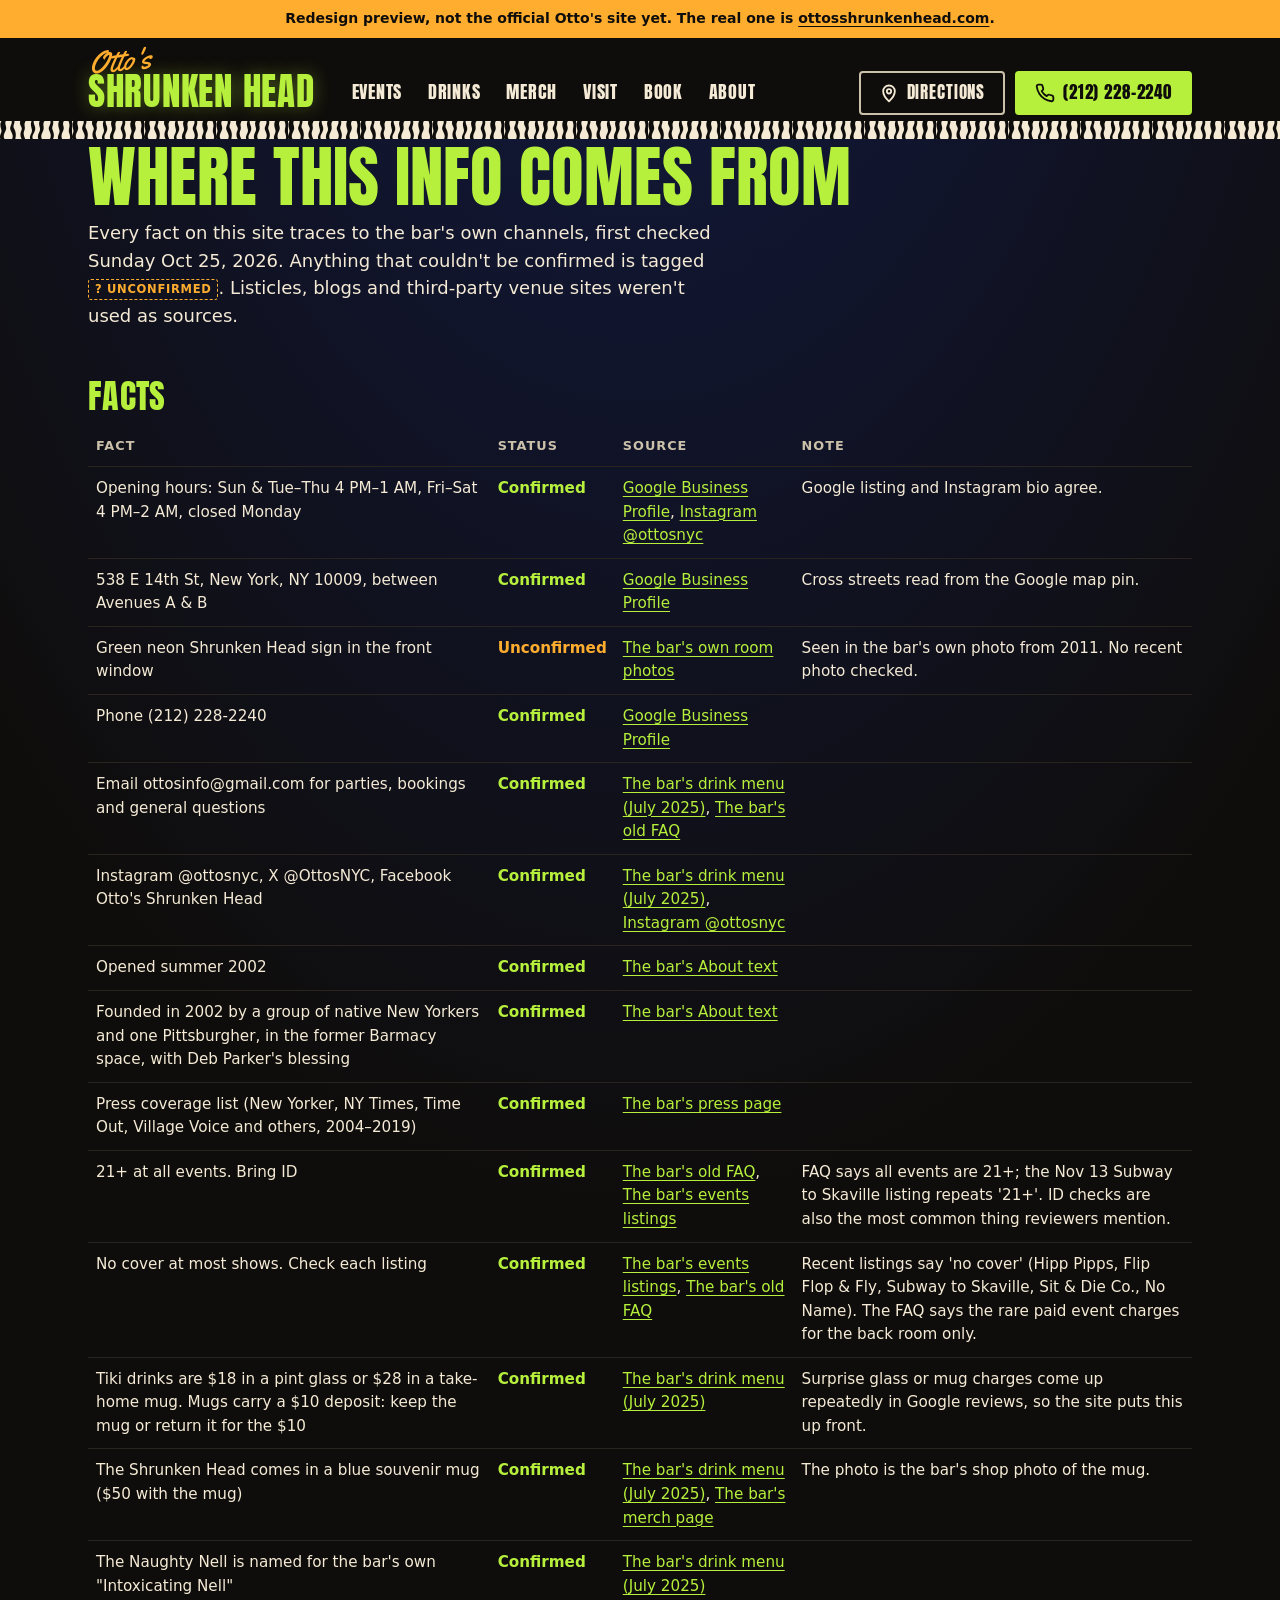
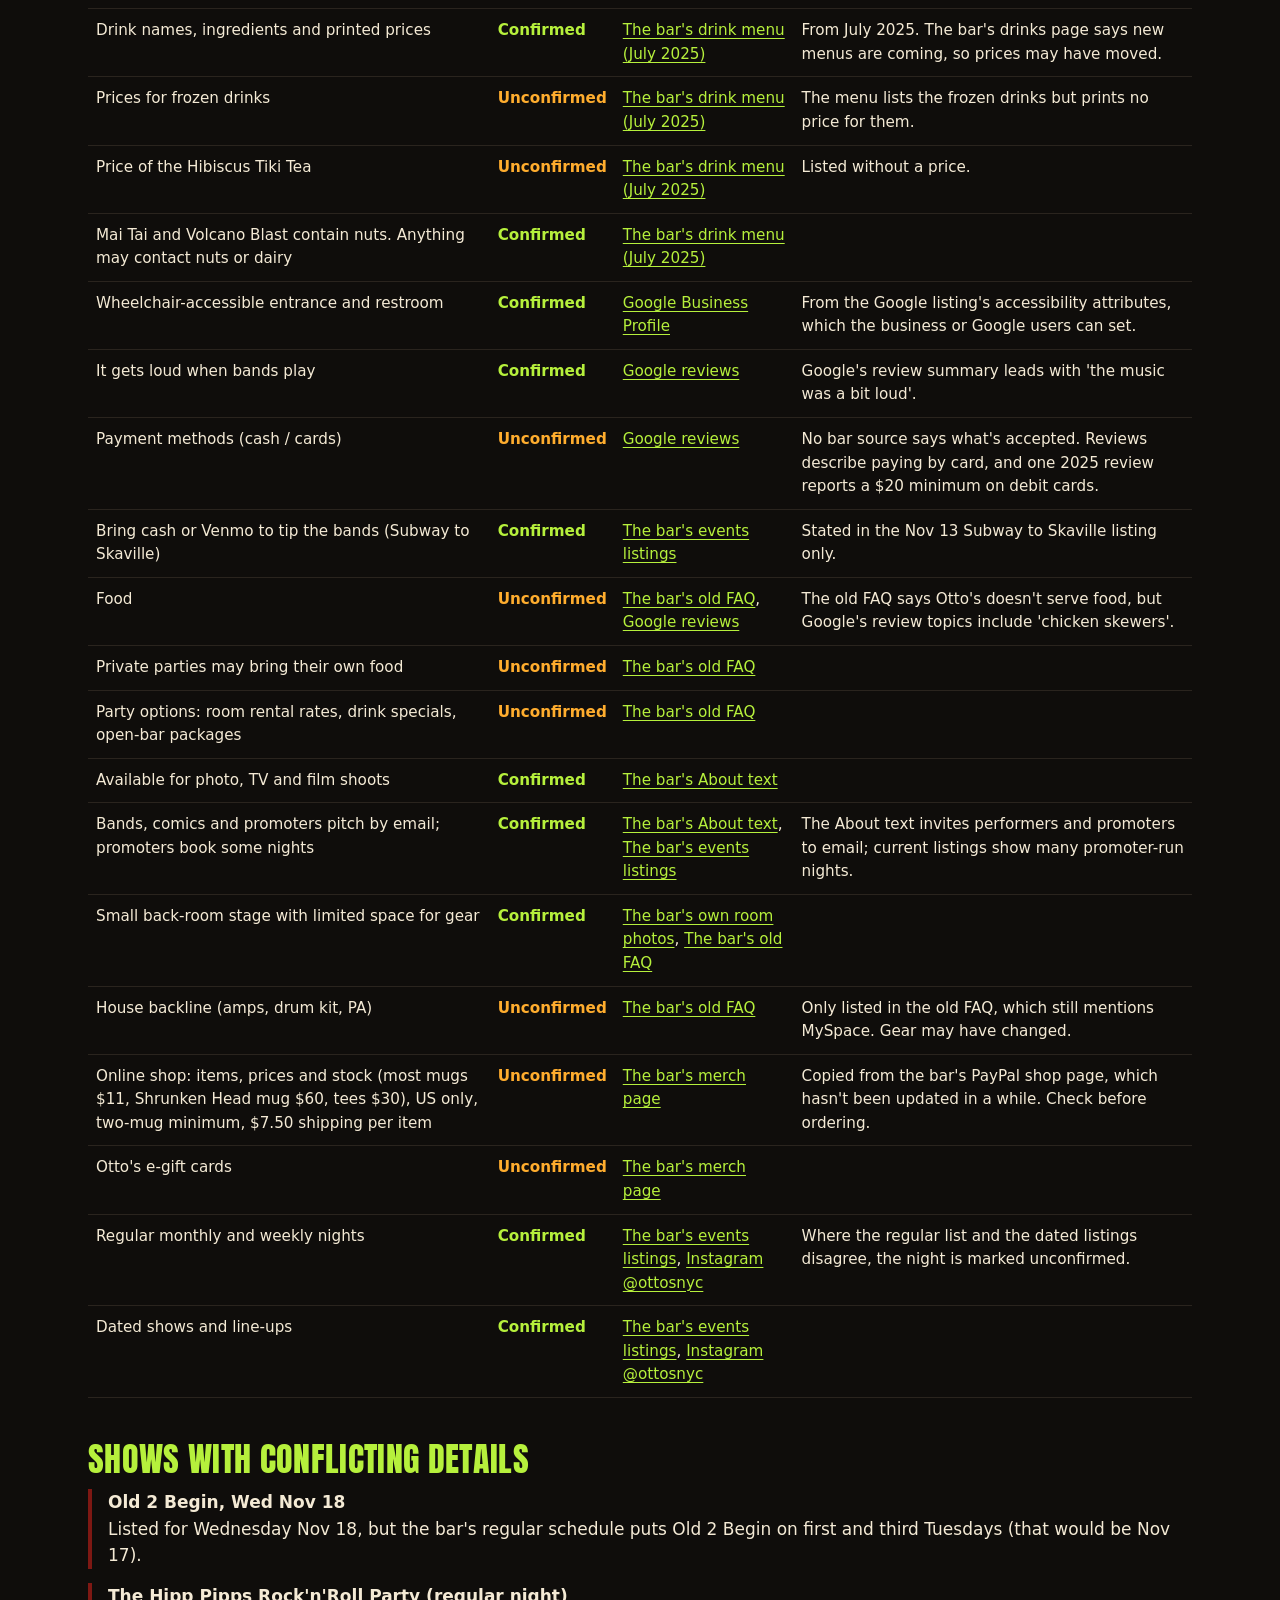
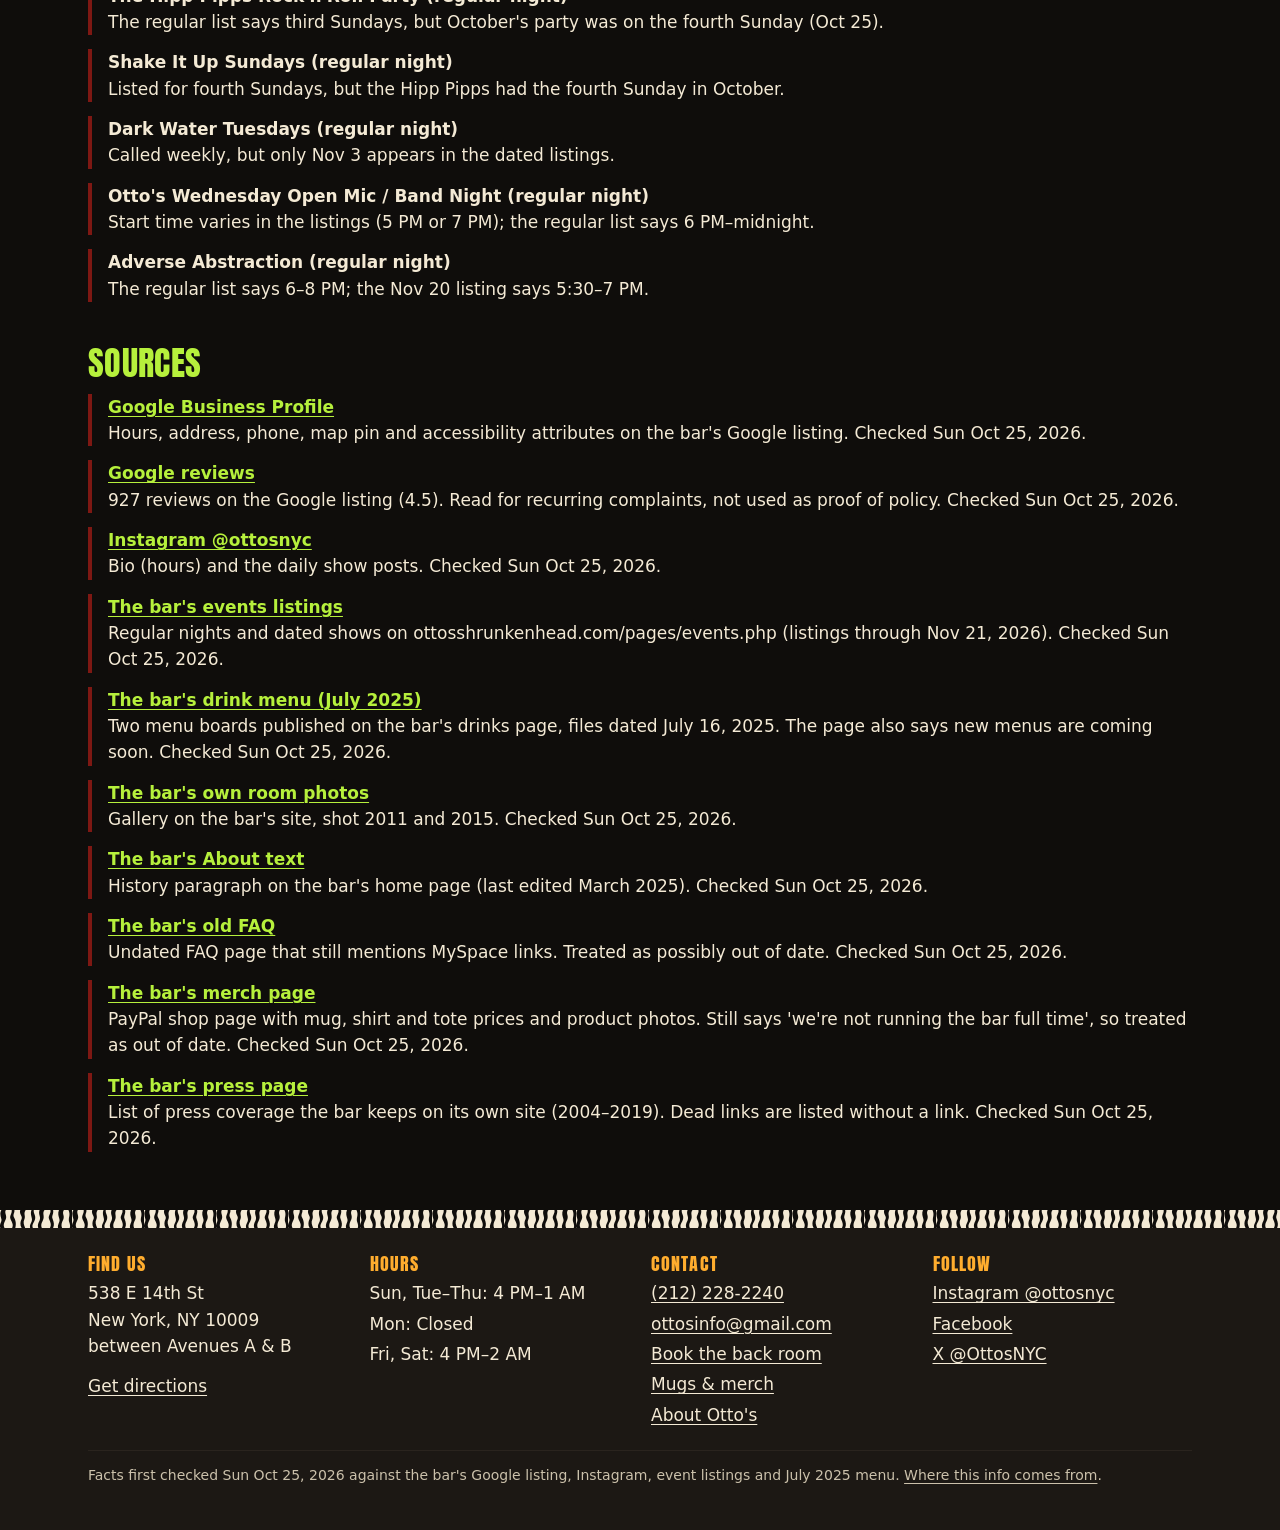
<file: sources.html>
<!doctype html>
<html lang="en">
<head>
<meta charset="utf-8">
<meta name="viewport" content="width=device-width, initial-scale=1, viewport-fit=cover">
<title>Sources &amp; unconfirmed facts · Otto's Shrunken Head</title>
<meta name="description" content="Where each fact on the Otto's Shrunken Head site comes from, and which ones the bar hasn't confirmed.">
<link rel="canonical" href="https://ottosshrunkenhead.com/sources.html">
<meta name="robots" content="noindex, nofollow">
<meta name="theme-color" content="#0f0d0b">
<meta property="og:type" content="website">
<meta property="og:site_name" content="Otto's Shrunken Head">
<meta property="og:title" content="Sources &amp; unconfirmed facts · Otto's Shrunken Head">
<meta property="og:description" content="Where each fact on the Otto's Shrunken Head site comes from, and which ones the bar hasn't confirmed.">
<meta property="og:url" content="https://ottosshrunkenhead.com/sources.html">
<meta property="og:image" content="https://ottosshrunkenhead.com/assets/img/front-window-675.webp">
<link rel="icon" href="assets/favicon.svg" type="image/svg+xml">
<link rel="preload" href="assets/fonts/anton.woff2" as="font" type="font/woff2" crossorigin>
<style>@font-face{font-family:"Anton";src:url("assets/fonts/anton.woff2") format("woff2");font-display:swap}@font-face{font-family:"Yellowtail";src:url("assets/fonts/yellowtail.woff2") format("woff2");font-display:swap}@font-face{font-family:"Anton fallback";src:local("Impact"),local("Arial Narrow Bold"),local("Arial Bold");size-adjust:104%;ascent-override:118%;descent-override:33%}:root{--ink:#0f0d0b;--ink-2:#1c1814;--ink-3:#2a241e;--bone:#f4ead5;--bone-dim:#cbc1ab;--paper:#efe3c8;--lime:#b6f03c;--amber:#ffad2e;--oxblood:#7e1813;--stamp:#a8241a;--blue:#1733b0;--night:#0c1652;--pink:#ff86b9;--sky:#a9bcff;--f-display:"Anton","Anton fallback",Impact,"Arial Narrow Bold",sans-serif;--f-script:"Yellowtail","Brush Script MT",cursive;--f-body:system-ui,-apple-system,"Segoe UI",Roboto,"Helvetica Neue",Arial,sans-serif;--gutter:16px;--max:1160px;--bar-h:64px;--zebra:url("data:image/svg+xml,%3Csvg xmlns='http://www.w3.org/2000/svg' viewBox='0 0 160 40' preserveAspectRatio='none'%3E%3Crect width='160' height='40' fill='%23f4ead5'/%3E%3Cg fill='%230f0d0b'%3E%3Cpath d='M3 0h10c-4 7 3 12 0 20s-7 13-3 20H1c-4-8 4-13 2-20S-1 7 3 0z'/%3E%3Cpath d='M26 0h6c1 6-4 10-1 16s6 12 3 24h-7c4-9-2-14-4-21s4-11 3-19z'/%3E%3Cpath d='M45 0h12c-6 9 1 13-3 21-3 6-1 12 2 19h-8c-4-7-3-14 0-20s-6-11-3-20z'/%3E%3Cpath d='M70 0h5c-1 8 5 12 3 20s-8 12-5 20h-6c-2-9 5-13 4-20S67 8 70 0z'/%3E%3Cpath d='M88 0h11c-5 6-1 11-2 17-1 8-8 13-4 23h-8c-3-10 4-14 4-22 0-6-4-10-1-18z'/%3E%3Cpath d='M112 0h6c2 9-4 12-1 20s4 13 1 20h-7c4-7 1-13-2-20s5-12 3-20z'/%3E%3Cpath d='M131 0h11c-5 8 2 12-1 20-3 7-6 12-3 20h-9c-2-8 5-13 3-20s-4-12-1-20z'/%3E%3Cpath d='M152 0h8v40h-5c3-8-3-13-2-20s3-12-1-20z'/%3E%3C/g%3E%3C/svg%3E")}*,*::before,*::after{box-sizing:border-box}html{-webkit-text-size-adjust:100%;text-size-adjust:100%;scroll-padding-top:16px;scroll-padding-bottom:calc(var(--bar-h) + 24px)}body{margin:0;background:var(--ink);background-image:radial-gradient(120% 60% at 50% -10%,rgba(23,51,176,.38),transparent 60%);background-repeat:no-repeat;color:var(--bone);font:400 1.0625rem/1.55 var(--f-body);padding-bottom:calc(var(--bar-h) + env(safe-area-inset-bottom));overflow-wrap:break-word}img{max-width:100%;height:auto;display:block}a{color:var(--lime);text-underline-offset:.18em;text-decoration-thickness:.08em}a:hover{color:var(--bone)}:focus-visible{outline:3px solid var(--amber);outline-offset:3px;border-radius:2px}h1,h2,h3{line-height:1.05;margin:0}p{margin:0 0 .8em}ul,ol{margin:0;padding:0}[hidden]{display:none !important}.sr-only{position:absolute;width:1px;height:1px;padding:0;margin:-1px;overflow:hidden;clip:rect(0,0,0,0);white-space:nowrap;border:0}.skip{position:absolute;left:8px;top:-60px;z-index:50;background:var(--lime);color:var(--ink);padding:10px 14px;font-weight:700}.skip:focus{top:8px}.wrap{max-width:var(--max);margin:0 auto;padding:0 var(--gutter)}.zebra{height:18px;background:var(--zebra) repeat-x left center / 72px 100%}.preview-bar{margin:0;padding:8px var(--gutter);background:var(--amber);color:var(--ink);font-size:.875rem;font-weight:700;text-align:center}.preview-bar a{color:var(--ink)}.mast{background:var(--ink)}.mast__in{max-width:var(--max);margin:0 auto;padding:8px var(--gutter) 0;display:grid;grid-template-columns:1fr;align-items:end}.logo{display:inline-flex;flex-direction:column;text-decoration:none;color:inherit;padding:2px 0 4px;width:max-content}.logo__otto{font:400 1.5rem/0.8 var(--f-script);color:var(--amber);transform:rotate(-6deg);transform-origin:left bottom;margin-left:2px}.logo__head{font:400 1.75rem/1 var(--f-display);text-transform:uppercase;color:var(--lime);letter-spacing:.02em;margin-top:-2px;text-shadow:0 0 18px rgba(182,240,60,.35)}.nav{min-width:0}.nav ul{list-style:none;display:flex;gap:0;margin:0 calc(var(--gutter) * -1);padding:0 calc(var(--gutter) - 7px);overflow-x:auto;scrollbar-width:none}.nav ul::-webkit-scrollbar{display:none}.nav a{display:flex;align-items:center;min-height:44px;padding:0 7px;white-space:nowrap;font:400 1rem/1 var(--f-display);text-transform:uppercase;letter-spacing:.04em;color:var(--bone);text-decoration:none;border-bottom:4px solid transparent}.nav a:hover{color:var(--lime)}.nav a[aria-current="page"]{color:var(--lime);border-bottom-color:var(--lime)}.mast__cta{display:none}.btn{display:inline-flex;align-items:center;justify-content:center;gap:8px;min-height:48px;padding:0 18px;border-radius:4px;font:400 1.0625rem/1 var(--f-display);text-transform:uppercase;letter-spacing:.05em;text-decoration:none;color:var(--ink);background:var(--lime);border:2px solid var(--lime)}.btn:hover{background:var(--bone);border-color:var(--bone);color:var(--ink)}.btn--ghost{background:transparent;color:var(--bone);border-color:var(--bone-dim)}.btn--ghost:hover{background:var(--bone);color:var(--ink)}.btn svg{width:20px;height:20px;flex:none}.btns{display:flex;flex-wrap:wrap;gap:10px}.unc{display:inline-block;vertical-align:.1em;margin-left:.35em;font:700 .72rem/1 var(--f-body);letter-spacing:.06em;text-transform:uppercase;color:var(--amber);border:1.5px dashed var(--amber);border-radius:3px;padding:4px 6px 3px;text-decoration:none;white-space:nowrap}.unc::before{content:"? "}.unc:hover{background:var(--amber);color:var(--ink)}.flyer .unc,.paper .unc{color:var(--stamp);border-color:var(--stamp)}.flyer .unc:hover,.paper .unc:hover{background:var(--stamp);color:var(--paper)}.unc-note{color:var(--bone-dim);font-size:.9rem}.kicker{font:700 .8125rem/1.3 var(--f-body);text-transform:uppercase;letter-spacing:.12em;color:var(--bone-dim);margin:14px 0 10px}.status{display:grid;grid-template-columns:56px 1fr;gap:4px 14px;align-items:center;margin-bottom:18px}.status__state{font:400 2.75rem/0.95 var(--f-display);text-transform:uppercase;letter-spacing:.01em;color:var(--lime)}.status[data-open="false"] .status__state{color:var(--bone)}.status__detail{margin:2px 0 0;font-weight:600}.status__where{grid-column:1 / -1;margin:6px 0 0;color:var(--bone-dim)}.status__where a{color:var(--bone);font-weight:700}.puffer{width:56px;height:64px}.puffer svg{width:100%;height:100%;overflow:visible}.puffer .p-body{fill:url(#pufLit)}.puffer .p-spike{fill:#e2731f}.puffer[data-lit="true"] svg{filter:drop-shadow(0 0 10px rgba(255,173,46,.85));animation:glow 3.2s ease-in-out infinite}.puffer[data-lit="false"] .p-body{fill:#4b4339}.puffer[data-lit="false"] .p-spike{fill:#3a332c}@keyframes glow{50%{filter:drop-shadow(0 0 4px rgba(255,173,46,.55))}}.home-top{display:grid;grid-template-areas:"status" "flyer" "quick"}.home-top>.status{grid-area:status}.home-top>.tonight{grid-area:flyer}.home-top>.quick{grid-area:quick}.quick ul{list-style:none;display:grid;gap:8px;margin:4px 0 0}.quick li{padding:10px 12px;background:var(--ink-2);border-left:4px solid var(--lime)}.quick b{color:var(--lime);font-weight:800}.desk-only{display:none}.flyer{position:relative;color:var(--ink);background-color:var(--paper);background-image:radial-gradient(rgba(15,13,11,.09) 1px,transparent 1.3px);background-size:5px 5px;padding:22px 18px 18px;transform:rotate(-.6deg);box-shadow:0 14px 30px rgba(0,0,0,.55);margin:6px 4px 22px}.flyer::before,.flyer::after{content:"";position:absolute;top:-10px;width:74px;height:22px;background:rgba(244,234,213,.62);box-shadow:0 1px 2px rgba(0,0,0,.25)}.flyer::before{left:14px;transform:rotate(-7deg)}.flyer::after{right:14px;transform:rotate(6deg)}.flyer a{color:var(--ink)}.stamp{display:inline-block;font:400 1rem/1 var(--f-display);text-transform:uppercase;letter-spacing:.08em;color:var(--stamp);border:3px solid var(--stamp);padding:5px 8px 4px;transform:rotate(-2deg);margin:0 0 12px}.flyer__show + .flyer__show{border-top:2px dashed rgba(15,13,11,.35);margin-top:14px;padding-top:14px}.flyer__title{font:400 2rem/1 var(--f-display);text-transform:uppercase;letter-spacing:.01em}.flyer__meta{margin:6px 0 8px;font-weight:700}.flyer__more{display:inline-block;margin-top:12px;font-weight:700;min-height:24px}.flyer--quiet .flyer__title{font-size:1.6rem}.lineup{list-style:none;display:grid;gap:3px}.lineup li{display:grid;grid-template-columns:4.6em 1fr;gap:8px;align-items:baseline}.lineup__t{font-weight:700;font-variant-numeric:tabular-nums;font-size:.95rem}.lineup__act{font:400 1.25rem/1.15 var(--f-display);text-transform:uppercase;letter-spacing:.02em}.lineup--dark .lineup__t{color:var(--bone-dim)}.section{padding:34px 0 10px}.section__kick{font:400 1.6rem/1 var(--f-script);color:var(--amber);margin:0 0 2px}.section__h{font:400 2.1rem/1 var(--f-display);text-transform:uppercase;color:var(--lime);margin-bottom:14px;letter-spacing:.01em}.section__lede{color:var(--bone-dim);max-width:60ch}.page-h{font:400 3rem/0.95 var(--f-display);text-transform:uppercase;color:var(--lime);margin:6px 0 10px}.page-lede{font-size:1.125rem;max-width:56ch}.stubs{list-style:none;display:grid;gap:10px}.stub{display:grid;grid-template-columns:64px 1fr;gap:0;background:var(--ink-2);border-left:6px solid var(--oxblood);text-decoration:none;color:var(--bone);min-height:72px}.stub:hover{background:var(--ink-3);color:var(--bone)}.stub__date{display:grid;place-content:center;text-align:center;border-right:2px dashed var(--ink-3);padding:8px 4px}.stub__dow{font:700 .75rem/1 var(--f-body);text-transform:uppercase;letter-spacing:.1em;color:var(--amber)}.stub__day{font:400 1.9rem/1 var(--f-display)}.stub__mon{font:700 .75rem/1 var(--f-body);text-transform:uppercase;letter-spacing:.1em;color:var(--bone-dim)}.stub__body{padding:10px 12px}.stub__title{font:400 1.25rem/1.1 var(--f-display);text-transform:uppercase;display:block}.stub__line{display:-webkit-box;-webkit-line-clamp:2;-webkit-box-orient:vertical;overflow:hidden;color:var(--bone-dim);font-size:.95rem;margin-top:3px}.kind{display:inline-block;font:700 .72rem/1 var(--f-body);letter-spacing:.08em;text-transform:uppercase;padding:4px 6px 3px;border-radius:2px;color:var(--ink);background:var(--bone);vertical-align:.15em}.kind--music{background:var(--lime)}.kind--dj{background:var(--amber)}.kind--comedy{background:var(--pink)}.kind--openmic{background:var(--bone)}.kind--words{background:var(--sky)}.kind--market,.kind--party{background:var(--amber)}.week{list-style:none;display:grid;gap:14px}.week__day{background:var(--ink-2);padding:14px 14px 10px;border-top:4px solid var(--blue)}.week__name{font:400 1.5rem/1 var(--f-display);text-transform:uppercase;color:var(--bone);margin-bottom:8px}.week__list{list-style:none;display:grid;gap:10px}.week__which{font:700 .78rem/1.2 var(--f-body);text-transform:uppercase;letter-spacing:.08em;color:var(--amber)}.week__title{font-weight:700}.week__desc{color:var(--bone-dim);font-size:.95rem}.week__closed{color:var(--bone-dim)}.picks{list-style:none;display:grid;gap:0;max-width:640px}.picks li{display:grid;grid-template-columns:6.6em 1fr;gap:10px;align-items:baseline;padding:9px 0;border-bottom:1px dashed var(--ink-3)}.picks__when{font:700 .8rem/1.2 var(--f-body);text-transform:uppercase;letter-spacing:.08em;color:var(--amber)}.picks a{color:var(--bone);font-weight:700;text-decoration:none;min-height:24px}.picks__desc{display:block;color:var(--bone-dim);font-size:.92rem;font-weight:400}.picks a:hover{color:var(--lime);text-decoration:underline}.photo{margin:0;position:relative}.photo img{width:100%;border:6px solid var(--bone);box-shadow:0 10px 24px rgba(0,0,0,.5)}.photo figcaption{font-size:.875rem;color:var(--bone-dim);margin-top:8px}.tilt-l{transform:rotate(-1.2deg)}.tilt-r{transform:rotate(1deg)}.split{display:grid;gap:20px;align-items:center}.panel{background:var(--ink-2);padding:18px;border-top:4px solid var(--oxblood)}.panel--blue{border-top-color:var(--blue)}.panel--lime{border-top-color:var(--lime)}.deal{display:grid;grid-template-columns:repeat(3,1fr);gap:8px;margin:10px 0 14px}.deal__item{background:var(--ink-2);border:2px solid var(--ink-3);padding:10px 8px;text-align:center}.deal__price{display:block;font:400 2rem/1 var(--f-display);color:var(--lime)}.deal__label{display:block;font-size:.85rem;color:var(--bone-dim);margin-top:4px;line-height:1.25}.mug-ico{width:44px;height:54px;color:var(--lime)}.chips{list-style:none;display:flex;flex-wrap:wrap;gap:8px;margin:12px 0 6px}.chips a{display:inline-flex;align-items:center;min-height:40px;padding:0 14px;border-radius:999px;border:2px solid var(--bone-dim);color:var(--bone);text-decoration:none;font-weight:700;font-size:.95rem}.chips a:hover{border-color:var(--lime);color:var(--lime)}.day{margin-top:26px}.day__h{position:sticky;top:0;z-index:2;background:var(--ink);display:flex;align-items:baseline;gap:10px;flex-wrap:wrap;padding:10px 0 8px;border-bottom:3px solid var(--bone)}.day__dow{font:400 1.8rem/1 var(--f-display);text-transform:uppercase;color:var(--bone)}.day__date{font:400 1.8rem/1 var(--f-display);text-transform:uppercase;color:var(--bone-dim)}.day__tonight{font:400 1rem/1 var(--f-display);text-transform:uppercase;letter-spacing:.08em;background:var(--lime);color:var(--ink);padding:5px 8px 4px}.show{padding:16px 0 14px;border-bottom:1px solid var(--ink-3)}.show__top{display:flex;align-items:baseline;gap:10px;flex-wrap:wrap;margin-bottom:4px}.show__time{font-weight:800;font-variant-numeric:tabular-nums}.show__title{font:400 1.6rem/1.05 var(--f-display);text-transform:uppercase;letter-spacing:.01em;margin-bottom:8px}.show__desc{color:var(--bone-dim);margin:8px 0 0;max-width:62ch}.show__cover{display:inline-block;margin-top:8px;font-weight:700;color:var(--lime)}.show__flag{margin-top:8px}.regulars{background:var(--night);margin-top:40px;padding:34px 0 30px}.regulars .week__day{background:rgba(255,255,255,.05);border-top-color:var(--lime)}.menu-sec{padding-top:26px}.menu-sec__h{font:400 1.9rem/1 var(--f-display);text-transform:uppercase;color:var(--lime);display:flex;align-items:center;gap:8px;flex-wrap:wrap}.menu-sec__note{color:var(--amber);font-weight:700;margin:6px 0 10px}.drinks{list-style:none;display:grid;gap:0}.drink{padding:12px 0;border-bottom:1px dashed var(--ink-3)}.drink__row{display:flex;justify-content:space-between;gap:12px;align-items:baseline}.drink__name{font:400 1.35rem/1.1 var(--f-display);text-transform:uppercase;letter-spacing:.02em}.drink__price{font-weight:800;color:var(--lime);text-align:right;max-width:11em;flex:none}.drink__desc{color:var(--bone-dim);margin:3px 0 0}.flag{display:inline-block;font:700 .72rem/1 var(--f-body);text-transform:uppercase;letter-spacing:.08em;color:var(--ink);background:var(--amber);padding:4px 6px 3px;border-radius:2px;margin-left:6px;vertical-align:.2em}.prods{list-style:none;display:grid;grid-template-columns:repeat(2,1fr);gap:18px 12px;margin-top:8px}.prod img{width:100%;height:auto;aspect-ratio:4 / 5;object-fit:cover;border:5px solid var(--bone);background:var(--paper)}.prod--out img{filter:grayscale(1);opacity:.55}.prod__name{font:400 1.15rem/1.1 var(--f-display);text-transform:uppercase;letter-spacing:.02em;margin-top:8px}.prod__meta{display:flex;gap:8px;align-items:center;margin:4px 0 0}.prod__price{font-weight:800;color:var(--lime)}.prod__out{font:700 .72rem/1 var(--f-body);text-transform:uppercase;letter-spacing:.08em;color:var(--ink);background:var(--bone-dim);padding:4px 6px 3px;border-radius:2px}.prod__note{color:var(--bone-dim);font-size:.9rem;margin:2px 0 0}.prod__drink{color:var(--amber);font-size:.9rem;font-weight:700;margin:4px 0 0}.prod__buy{display:grid;gap:8px;margin-top:10px}.prod__size{display:grid;gap:4px;font-size:.85rem;font-weight:700;color:var(--bone-dim)}.prod__size select{min-height:40px;padding:0 8px;font:inherit;font-weight:400;color:var(--bone);background:var(--ink-2);border:2px solid var(--ink-3);border-radius:4px}.btn--small{min-height:44px;padding:0 12px;font-size:1rem}.btn.is-added{background:var(--amber);border-color:var(--amber)}.btn.is-added::after{content:" ✓"}.btn:disabled{opacity:.45;cursor:not-allowed}.pairs{list-style:none;display:grid;gap:0;max-width:720px}.pairs li{display:grid;grid-template-columns:48px 1fr;grid-template-rows:auto auto;column-gap:12px;align-items:center;padding:8px 0;border-bottom:1px dashed var(--ink-3)}.pairs img,.pairs__none{grid-row:1 / 3;width:48px;height:60px;object-fit:cover;border:3px solid var(--bone);background:var(--paper)}.pairs__none{border-style:dashed;border-color:var(--ink-3);background:transparent}.pairs__drink{font:400 1.2rem/1.1 var(--f-display);text-transform:uppercase;letter-spacing:.02em;color:var(--bone)}.pairs__mug{color:var(--bone-dim);font-size:.95rem}.pairs__mug a{color:var(--lime)}.drink__mug{display:block;color:var(--amber);font-size:.9rem;margin-top:2px}.drink__mug a{color:var(--amber)}.thanks{background:var(--lime);color:var(--ink);font-weight:700;padding:12px 14px;margin:16px 0 0}.cart-fab{position:fixed;right:14px;bottom:calc(var(--bar-h) + 14px + env(safe-area-inset-bottom));z-index:25;display:inline-flex;align-items:center;gap:8px;min-height:52px;padding:0 18px;border-radius:999px;font:400 1.1rem/1 var(--f-display);text-transform:uppercase;letter-spacing:.05em;color:var(--ink);background:var(--amber);border:3px solid var(--ink);box-shadow:0 8px 24px rgba(0,0,0,.55);cursor:pointer}.cart-fab svg{width:22px;height:22px}dialog.cart{width:min(520px,calc(100vw - 24px));max-height:calc(100vh - 32px);padding:18px;border:0;color:var(--ink);background:var(--paper);box-shadow:0 20px 60px rgba(0,0,0,.7)}dialog.cart::backdrop{background:rgba(15,13,11,.75)}.cart a{color:var(--ink)}.cart__head{display:flex;justify-content:space-between;align-items:center;gap:12px;border-bottom:3px solid var(--ink);padding-bottom:8px}.cart__head h2{font:400 1.8rem/1 var(--f-display);text-transform:uppercase}.cart__x{min-height:44px;padding:0 12px;font:700 .95rem/1 var(--f-body);background:transparent;border:2px solid var(--ink);border-radius:4px;color:var(--ink);cursor:pointer}.cart__empty{margin:16px 0}.cart__lines{list-style:none;display:grid}.cart__line{display:grid;grid-template-columns:1fr auto;grid-template-areas:"name price" "qty rm";gap:6px 10px;padding:12px 0;border-bottom:1px dashed rgba(15,13,11,.35)}.cart__name{grid-area:name;font:400 1.15rem/1.15 var(--f-display);text-transform:uppercase}.cart__price{grid-area:price;font-weight:800}.cart__qty{grid-area:qty;display:inline-flex;align-items:center;gap:10px}.cart__qty button{width:40px;height:40px;font:700 1.2rem/1 var(--f-body);background:var(--ink);color:var(--paper);border:0;border-radius:4px;cursor:pointer}.cart__rm{grid-area:rm;justify-self:end;min-height:40px;background:none;border:0;color:var(--stamp);font:700 .9rem/1 var(--f-body);text-decoration:underline;cursor:pointer}.cart__sums{margin:12px 0;display:grid;gap:4px}.cart__sums div{display:flex;justify-content:space-between}.cart__sums dt,.cart__sums dd{margin:0}.cart__total{font-weight:800;font-size:1.15rem;border-top:2px solid var(--ink);padding-top:6px}.cart__warn{background:var(--stamp);color:var(--paper);font-weight:700;padding:10px 12px}.cart__go{width:100%}.cart__go:hover{background:var(--ink);border-color:var(--ink);color:var(--paper)}.cart__off{background:var(--amber);padding:10px 12px;font-weight:700;margin-top:10px}.cart__off:focus{outline:3px solid var(--ink)}.cart__fine{font-size:.85rem;margin:10px 0 0;color:#4a4036}.press{list-style:none;display:grid;gap:12px}.press li{padding-left:14px;border-left:4px solid var(--blue)}.press__outlet{display:block;font:700 .78rem/1.3 var(--f-body);text-transform:uppercase;letter-spacing:.08em;color:var(--amber)}.press__title{color:var(--bone)}.legends b{font:400 1.25rem/1.15 var(--f-display);text-transform:uppercase;letter-spacing:.02em;color:var(--lime)}.hours{width:100%;border-collapse:collapse;font-size:1.0625rem}.hours th,.hours td{text-align:left;padding:10px 6px;border-bottom:1px solid var(--ink-3)}.hours th{font-weight:700}.hours td{text-align:right;font-variant-numeric:tabular-nums}.hours tr.is-today th,.hours tr.is-today td{color:var(--lime)}.hours tr.is-today th::after{content:" · today";font-weight:400;color:var(--bone-dim)}.facts{list-style:none;display:grid;gap:14px}.facts li{padding-left:16px;border-left:4px solid var(--oxblood);min-width:0;overflow-wrap:anywhere}.facts b{display:block;color:var(--bone)}.gear{padding-left:1.2em;display:grid;gap:4px}.src-table{width:100%;border-collapse:collapse;font-size:.95rem}.src-table th,.src-table td{text-align:left;vertical-align:top;padding:10px 8px;border-bottom:1px solid var(--ink-3)}.src-table thead th{color:var(--bone-dim);font-size:.8rem;text-transform:uppercase;letter-spacing:.08em}.ok{color:var(--lime);font-weight:700}.no{color:var(--amber);font-weight:700}.table-scroll{overflow-x:auto}.mailto-box{background:var(--paper);color:var(--ink);padding:16px;font-family:ui-monospace,Menlo,monospace;font-size:.9rem;white-space:pre-wrap;margin:10px 0 14px}.foot{margin-top:48px;background:var(--ink-2)}.foot__in{max-width:var(--max);margin:0 auto;padding:26px var(--gutter) 30px;display:grid;gap:22px}.foot h2{font:400 1.15rem/1 var(--f-display);text-transform:uppercase;letter-spacing:.06em;color:var(--amber);margin-bottom:8px}.foot ul{list-style:none;display:grid;gap:4px}.foot a{color:var(--bone);min-height:24px;display:inline-block}.foot__note{color:var(--bone-dim);font-size:.875rem;border-top:1px solid var(--ink-3);padding-top:14px}.foot__note a{color:var(--bone-dim)}.actbar{position:fixed;left:0;right:0;bottom:0;z-index:20;background:var(--ink);padding-bottom:env(safe-area-inset-bottom);box-shadow:0 -6px 20px rgba(0,0,0,.5)}.actbar .zebra{height:8px;background-size:32px 100%}.actbar ul{list-style:none;display:grid;grid-template-columns:repeat(3,1fr)}.actbar a{display:flex;flex-direction:column;align-items:center;justify-content:center;gap:3px;min-height:58px;color:var(--bone);text-decoration:none;font:400 .95rem/1 var(--f-display);text-transform:uppercase;letter-spacing:.06em}.actbar a:hover{color:var(--lime)}.actbar svg{width:22px;height:22px;color:var(--lime)}.actbar li + li a{border-left:1px solid var(--ink-3)}@media (min-width:700px){:root{--gutter:28px}.page-h{font-size:4.2rem}.split{grid-template-columns:1fr 1fr;gap:36px}.week{grid-template-columns:repeat(2,1fr)}.foot__in{grid-template-columns:repeat(4,1fr)}.foot__note{grid-column:1 / -1}.stubs{grid-template-columns:repeat(2,1fr)}.prods{grid-template-columns:repeat(3,1fr)}}@media (min-width:960px){:root{--bar-h:0px}.cart-fab{bottom:22px;right:22px}body{padding-bottom:0}.actbar{display:none}.mast__in{grid-template-columns:auto 1fr auto;gap:28px;padding-top:12px;padding-bottom:6px}.logo__otto{font-size:1.9rem}.logo__head{font-size:2.3rem}.nav ul{margin:0;padding:0;gap:8px}.nav a{font-size:1.15rem;padding:0 9px}.prods{grid-template-columns:repeat(4,1fr);gap:26px 20px}.mast__cta{display:flex;gap:10px;align-items:center}.mast__cta .btn{min-height:44px}.home-top{grid-template-columns:1fr 1.05fr;grid-template-areas:"status flyer" "quick flyer";grid-template-rows:auto 1fr;column-gap:48px;align-items:start;padding-top:22px}.desk-only{display:block;margin-top:26px;max-width:480px}.status__state{font-size:4.2rem}.status{grid-template-columns:72px 1fr}.puffer{width:72px;height:82px}.flyer{padding:30px 30px 26px}.flyer__title{font-size:2.6rem}.week{grid-template-columns:repeat(3,1fr)}.events-layout{display:grid;grid-template-columns:1fr 340px;gap:48px;align-items:start}.events-aside{position:sticky;top:20px}.menu-cols{columns:2;column-gap:48px}.menu-cols .menu-sec{break-inside:avoid}}@media (prefers-reduced-motion:reduce){*,*::before,*::after{animation:none !important;transition:none !important;scroll-behavior:auto !important}}@media print{.actbar,.mast__cta,.nav,.skip{display:none}body{background:#fff;color:#000}}</style>
<noscript><style>[data-status-live],.puffer{display:none}.nojs-hours{display:block!important}.status{grid-template-columns:1fr}</style></noscript>


</head>
<body>
<a class="skip" href="#main">Skip to content</a>
<p class="preview-bar">Redesign preview, not the official Otto's site yet. The real one is <a href="https://ottosshrunkenhead.com/">ottosshrunkenhead.com</a>.</p>
<header class="mast">
<div class="mast__in">
<a class="logo" href="index.html"><span class="logo__otto">Otto's</span><span class="logo__head">Shrunken Head</span><span class="sr-only">, home</span></a>
<nav class="nav" aria-label="Main"><ul><li><a href="events.html">Events</a></li><li><a href="drinks.html">Drinks</a></li><li><a href="merch.html">Merch</a></li><li><a href="visit.html">Visit</a></li><li><a href="book.html">Book</a></li><li><a href="about.html">About</a></li></ul></nav>
<div class="mast__cta"><a class="btn btn--ghost" href="https://www.google.com/maps/dir/?api=1&amp;destination=Otto's%20Shrunken%20Head%2C%20538%20E%2014th%20St%2C%20New%20York%2C%20NY%2010009"><svg viewBox="0 0 24 24" fill="none" stroke="currentColor" stroke-width="2.2" stroke-linecap="round" stroke-linejoin="round" aria-hidden="true" focusable="false"><path d="M12 22s7-6.2 7-12a7 7 0 1 0-14 0c0 5.8 7 12 7 12z"/><circle cx="12" cy="10" r="2.6"/></svg> Directions</a><a class="btn" href="tel:+12122282240"><svg viewBox="0 0 24 24" fill="none" stroke="currentColor" stroke-width="2.2" stroke-linecap="round" stroke-linejoin="round" aria-hidden="true" focusable="false"><path d="M22 16.9v3a2 2 0 0 1-2.2 2 19.8 19.8 0 0 1-8.6-3.1 19.5 19.5 0 0 1-6-6A19.8 19.8 0 0 1 2.1 4.2 2 2 0 0 1 4.1 2h3a2 2 0 0 1 2 1.7c.1.9.4 1.8.7 2.7a2 2 0 0 1-.5 2.1L8 9.8a16 16 0 0 0 6 6l1.3-1.3a2 2 0 0 1 2.1-.4c.9.3 1.8.6 2.7.7a2 2 0 0 1 1.7 2z"/></svg> (212) 228-2240</a></div>
</div>
<div class="zebra"></div>
</header>
<main id="main">

<div class="wrap">
<h1 class="page-h">Where this info comes from</h1>
<p class="page-lede">Every fact on this site traces to the bar's own channels, first checked Sunday Oct 25, 2026. Anything that couldn't be confirmed is tagged <span class="unc" style="margin:0">Unconfirmed</span>. Listicles, blogs and third-party venue sites weren't used as sources.</p>

<section class="section" aria-labelledby="fx-h">
<h2 class="section__h" id="fx-h">Facts</h2>
<div class="table-scroll"><table class="src-table"><caption class="sr-only">Each fact, whether it's confirmed, and its sources</caption>
<thead><tr><th scope="col">Fact</th><th scope="col">Status</th><th scope="col">Source</th><th scope="col">Note</th></tr></thead>
<tbody><tr id="f-hours">
<td>Opening hours: Sun &amp; Tue–Thu 4 PM–1 AM, Fri–Sat 4 PM–2 AM, closed Monday</td>
<td><span class="ok">Confirmed</span></td>
<td><a href="#src-gbp">Google Business Profile</a>, <a href="#src-ig">Instagram @ottosnyc</a></td>
<td>Google listing and Instagram bio agree.</td></tr><tr id="f-address">
<td>538 E 14th St, New York, NY 10009, between Avenues A &amp; B</td>
<td><span class="ok">Confirmed</span></td>
<td><a href="#src-gbp">Google Business Profile</a></td>
<td>Cross streets read from the Google map pin.</td></tr><tr id="f-window-sign">
<td>Green neon Shrunken Head sign in the front window</td>
<td><span class="no">Unconfirmed</span></td>
<td><a href="#src-photos">The bar's own room photos</a></td>
<td>Seen in the bar's own photo from 2011. No recent photo checked.</td></tr><tr id="f-phone">
<td>Phone (212) 228-2240</td>
<td><span class="ok">Confirmed</span></td>
<td><a href="#src-gbp">Google Business Profile</a></td>
<td></td></tr><tr id="f-email">
<td>Email ottosinfo@gmail.com for parties, bookings and general questions</td>
<td><span class="ok">Confirmed</span></td>
<td><a href="#src-menu-2025">The bar's drink menu (July 2025)</a>, <a href="#src-site-faq">The bar's old FAQ</a></td>
<td></td></tr><tr id="f-social">
<td>Instagram @ottosnyc, X @OttosNYC, Facebook Otto's Shrunken Head</td>
<td><span class="ok">Confirmed</span></td>
<td><a href="#src-menu-2025">The bar's drink menu (July 2025)</a>, <a href="#src-ig">Instagram @ottosnyc</a></td>
<td></td></tr><tr id="f-since-2002">
<td>Opened summer 2002</td>
<td><span class="ok">Confirmed</span></td>
<td><a href="#src-site-about">The bar's About text</a></td>
<td></td></tr><tr id="f-history">
<td>Founded in 2002 by a group of native New Yorkers and one Pittsburgher, in the former Barmacy space, with Deb Parker's blessing</td>
<td><span class="ok">Confirmed</span></td>
<td><a href="#src-site-about">The bar's About text</a></td>
<td></td></tr><tr id="f-press">
<td>Press coverage list (New Yorker, NY Times, Time Out, Village Voice and others, 2004–2019)</td>
<td><span class="ok">Confirmed</span></td>
<td><a href="#src-site-press">The bar's press page</a></td>
<td></td></tr><tr id="f-age-21">
<td>21+ at all events. Bring ID</td>
<td><span class="ok">Confirmed</span></td>
<td><a href="#src-site-faq">The bar's old FAQ</a>, <a href="#src-events-page">The bar's events listings</a></td>
<td>FAQ says all events are 21+; the Nov 13 Subway to Skaville listing repeats '21+'. ID checks are also the most common thing reviewers mention.</td></tr><tr id="f-cover">
<td>No cover at most shows. Check each listing</td>
<td><span class="ok">Confirmed</span></td>
<td><a href="#src-events-page">The bar's events listings</a>, <a href="#src-site-faq">The bar's old FAQ</a></td>
<td>Recent listings say 'no cover' (Hipp Pipps, Flip Flop &amp; Fly, Subway to Skaville, Sit &amp; Die Co., No Name). The FAQ says the rare paid event charges for the back room only.</td></tr><tr id="f-mug-pricing">
<td>Tiki drinks are $18 in a pint glass or $28 in a take-home mug. Mugs carry a $10 deposit: keep the mug or return it for the $10</td>
<td><span class="ok">Confirmed</span></td>
<td><a href="#src-menu-2025">The bar's drink menu (July 2025)</a></td>
<td>Surprise glass or mug charges come up repeatedly in Google reviews, so the site puts this up front.</td></tr><tr id="f-blue-mug">
<td>The Shrunken Head comes in a blue souvenir mug ($50 with the mug)</td>
<td><span class="ok">Confirmed</span></td>
<td><a href="#src-menu-2025">The bar's drink menu (July 2025)</a>, <a href="#src-site-merch">The bar's merch page</a></td>
<td>The photo is the bar's shop photo of the mug.</td></tr><tr id="f-nell">
<td>The Naughty Nell is named for the bar's own &quot;Intoxicating Nell&quot;</td>
<td><span class="ok">Confirmed</span></td>
<td><a href="#src-menu-2025">The bar's drink menu (July 2025)</a></td>
<td></td></tr><tr id="f-menu-prices">
<td>Drink names, ingredients and printed prices</td>
<td><span class="ok">Confirmed</span></td>
<td><a href="#src-menu-2025">The bar's drink menu (July 2025)</a></td>
<td>From July 2025. The bar's drinks page says new menus are coming, so prices may have moved.</td></tr><tr id="f-frozen-prices">
<td>Prices for frozen drinks</td>
<td><span class="no">Unconfirmed</span></td>
<td><a href="#src-menu-2025">The bar's drink menu (July 2025)</a></td>
<td>The menu lists the frozen drinks but prints no price for them.</td></tr><tr id="f-tea-price">
<td>Price of the Hibiscus Tiki Tea</td>
<td><span class="no">Unconfirmed</span></td>
<td><a href="#src-menu-2025">The bar's drink menu (July 2025)</a></td>
<td>Listed without a price.</td></tr><tr id="f-allergens">
<td>Mai Tai and Volcano Blast contain nuts. Anything may contact nuts or dairy</td>
<td><span class="ok">Confirmed</span></td>
<td><a href="#src-menu-2025">The bar's drink menu (July 2025)</a></td>
<td></td></tr><tr id="f-accessibility">
<td>Wheelchair-accessible entrance and restroom</td>
<td><span class="ok">Confirmed</span></td>
<td><a href="#src-gbp">Google Business Profile</a></td>
<td>From the Google listing's accessibility attributes, which the business or Google users can set.</td></tr><tr id="f-loud">
<td>It gets loud when bands play</td>
<td><span class="ok">Confirmed</span></td>
<td><a href="#src-gbp-reviews">Google reviews</a></td>
<td>Google's review summary leads with 'the music was a bit loud'.</td></tr><tr id="f-payment">
<td>Payment methods (cash / cards)</td>
<td><span class="no">Unconfirmed</span></td>
<td><a href="#src-gbp-reviews">Google reviews</a></td>
<td>No bar source says what's accepted. Reviews describe paying by card, and one 2025 review reports a $20 minimum on debit cards.</td></tr><tr id="f-tip-bands">
<td>Bring cash or Venmo to tip the bands (Subway to Skaville)</td>
<td><span class="ok">Confirmed</span></td>
<td><a href="#src-events-page">The bar's events listings</a></td>
<td>Stated in the Nov 13 Subway to Skaville listing only.</td></tr><tr id="f-food">
<td>Food</td>
<td><span class="no">Unconfirmed</span></td>
<td><a href="#src-site-faq">The bar's old FAQ</a>, <a href="#src-gbp-reviews">Google reviews</a></td>
<td>The old FAQ says Otto's doesn't serve food, but Google's review topics include 'chicken skewers'.</td></tr><tr id="f-outside-food">
<td>Private parties may bring their own food</td>
<td><span class="no">Unconfirmed</span></td>
<td><a href="#src-site-faq">The bar's old FAQ</a></td>
<td></td></tr><tr id="f-party-packages">
<td>Party options: room rental rates, drink specials, open-bar packages</td>
<td><span class="no">Unconfirmed</span></td>
<td><a href="#src-site-faq">The bar's old FAQ</a></td>
<td></td></tr><tr id="f-shoots">
<td>Available for photo, TV and film shoots</td>
<td><span class="ok">Confirmed</span></td>
<td><a href="#src-site-about">The bar's About text</a></td>
<td></td></tr><tr id="f-booking-how">
<td>Bands, comics and promoters pitch by email; promoters book some nights</td>
<td><span class="ok">Confirmed</span></td>
<td><a href="#src-site-about">The bar's About text</a>, <a href="#src-events-page">The bar's events listings</a></td>
<td>The About text invites performers and promoters to email; current listings show many promoter-run nights.</td></tr><tr id="f-back-room-size">
<td>Small back-room stage with limited space for gear</td>
<td><span class="ok">Confirmed</span></td>
<td><a href="#src-photos">The bar's own room photos</a>, <a href="#src-site-faq">The bar's old FAQ</a></td>
<td></td></tr><tr id="f-backline">
<td>House backline (amps, drum kit, PA)</td>
<td><span class="no">Unconfirmed</span></td>
<td><a href="#src-site-faq">The bar's old FAQ</a></td>
<td>Only listed in the old FAQ, which still mentions MySpace. Gear may have changed.</td></tr><tr id="f-shop">
<td>Online shop: items, prices and stock (most mugs $11, Shrunken Head mug $60, tees $30), US only, two-mug minimum, $7.50 shipping per item</td>
<td><span class="no">Unconfirmed</span></td>
<td><a href="#src-site-merch">The bar's merch page</a></td>
<td>Copied from the bar's PayPal shop page, which hasn't been updated in a while. Check before ordering.</td></tr><tr id="f-gift-card">
<td>Otto's e-gift cards</td>
<td><span class="no">Unconfirmed</span></td>
<td><a href="#src-site-merch">The bar's merch page</a></td>
<td></td></tr><tr id="f-regulars">
<td>Regular monthly and weekly nights</td>
<td><span class="ok">Confirmed</span></td>
<td><a href="#src-events-page">The bar's events listings</a>, <a href="#src-ig">Instagram @ottosnyc</a></td>
<td>Where the regular list and the dated listings disagree, the night is marked unconfirmed.</td></tr><tr id="f-shows">
<td>Dated shows and line-ups</td>
<td><span class="ok">Confirmed</span></td>
<td><a href="#src-events-page">The bar's events listings</a>, <a href="#src-ig">Instagram @ottosnyc</a></td>
<td></td></tr></tbody></table></div>
</section>

<section class="section" aria-labelledby="sh-h">
<h2 class="section__h" id="sh-h">Shows with conflicting details</h2>
<ul class="facts"><li id="s-2026-11-18-old-2-begin"><b>Old 2 Begin, Wed Nov 18</b>Listed for Wednesday Nov 18, but the bar's regular schedule puts Old 2 Begin on first and third Tuesdays (that would be Nov 17).</li><li id="s-r-hipp-pipps"><b>The Hipp Pipps Rock'n'Roll Party (regular night)</b>The regular list says third Sundays, but October's party was on the fourth Sunday (Oct 25).</li><li id="s-r-shake-it-up"><b>Shake It Up Sundays (regular night)</b>Listed for fourth Sundays, but the Hipp Pipps had the fourth Sunday in October.</li><li id="s-r-dark-water"><b>Dark Water Tuesdays (regular night)</b>Called weekly, but only Nov 3 appears in the dated listings.</li><li id="s-r-wednesday-open-mic"><b>Otto's Wednesday Open Mic / Band Night (regular night)</b>Start time varies in the listings (5 PM or 7 PM); the regular list says 6 PM–midnight.</li><li id="s-r-adverse-abstraction"><b>Adverse Abstraction (regular night)</b>The regular list says 6–8 PM; the Nov 20 listing says 5:30–7 PM.</li></ul>
</section>

<section class="section" aria-labelledby="sr-h">
<h2 class="section__h" id="sr-h">Sources</h2>
<ul class="facts"><li id="src-gbp"><b><a href="https://www.google.com/maps/search/?api=1&amp;query=Otto%27s%20Shrunken%20Head%20538%20E%2014th%20St">Google Business Profile</a></b>Hours, address, phone, map pin and accessibility attributes on the bar's Google listing. Checked Sun Oct 25, 2026.</li><li id="src-gbp-reviews"><b><a href="https://www.google.com/maps/search/?api=1&amp;query=Otto%27s%20Shrunken%20Head%20538%20E%2014th%20St">Google reviews</a></b>927 reviews on the Google listing (4.5). Read for recurring complaints, not used as proof of policy. Checked Sun Oct 25, 2026.</li><li id="src-ig"><b><a href="https://www.instagram.com/ottosnyc/">Instagram @ottosnyc</a></b>Bio (hours) and the daily show posts. Checked Sun Oct 25, 2026.</li><li id="src-events-page"><b><a href="https://ottosshrunkenhead.com/pages/events.php">The bar's events listings</a></b>Regular nights and dated shows on ottosshrunkenhead.com/pages/events.php (listings through Nov 21, 2026). Checked Sun Oct 25, 2026.</li><li id="src-menu-2025"><b><a href="https://ottosshrunkenhead.com/pages/drinks.html">The bar's drink menu (July 2025)</a></b>Two menu boards published on the bar's drinks page, files dated July 16, 2025. The page also says new menus are coming soon. Checked Sun Oct 25, 2026.</li><li id="src-photos"><b><a href="https://ottosshrunkenhead.com/">The bar's own room photos</a></b>Gallery on the bar's site, shot 2011 and 2015. Checked Sun Oct 25, 2026.</li><li id="src-site-about"><b><a href="https://ottosshrunkenhead.com/">The bar's About text</a></b>History paragraph on the bar's home page (last edited March 2025). Checked Sun Oct 25, 2026.</li><li id="src-site-faq"><b><a href="https://ottosshrunkenhead.com/pages/faq.html">The bar's old FAQ</a></b>Undated FAQ page that still mentions MySpace links. Treated as possibly out of date. Checked Sun Oct 25, 2026.</li><li id="src-site-merch"><b><a href="https://ottosshrunkenhead.com/pages/merch.html">The bar's merch page</a></b>PayPal shop page with mug, shirt and tote prices and product photos. Still says 'we're not running the bar full time', so treated as out of date. Checked Sun Oct 25, 2026.</li><li id="src-site-press"><b><a href="https://ottosshrunkenhead.com/pages/press.html">The bar's press page</a></b>List of press coverage the bar keeps on its own site (2004–2019). Dead links are listed without a link. Checked Sun Oct 25, 2026.</li></ul>
</section>
</div>
</main>
<footer class="foot">
<div class="zebra"></div>
<div class="foot__in">
<section aria-labelledby="ft-find"><h2 id="ft-find">Find us</h2><p>538 E 14th St<br>New York, NY 10009<br>between Avenues A &amp; B</p><a href="https://www.google.com/maps/dir/?api=1&amp;destination=Otto's%20Shrunken%20Head%2C%20538%20E%2014th%20St%2C%20New%20York%2C%20NY%2010009">Get directions</a></section>
<section aria-labelledby="ft-hours"><h2 id="ft-hours">Hours</h2><ul><li>Sun, Tue–Thu: 4 PM–1 AM</li><li>Mon: Closed</li><li>Fri, Sat: 4 PM–2 AM</li></ul></section>
<section aria-labelledby="ft-contact"><h2 id="ft-contact">Contact</h2><ul><li><a href="tel:+12122282240">(212) 228-2240</a></li><li><a href="mailto:ottosinfo@gmail.com">ottosinfo@gmail.com</a></li><li><a href="book.html">Book the back room</a></li><li><a href="merch.html">Mugs & merch</a></li><li><a href="about.html">About Otto's</a></li></ul></section>
<section aria-labelledby="ft-follow"><h2 id="ft-follow">Follow</h2><ul><li><a href="https://www.instagram.com/ottosnyc/">Instagram @ottosnyc</a></li><li><a href="https://www.facebook.com/OttosShrunkenHead">Facebook</a></li><li><a href="https://x.com/OttosNYC">X @OttosNYC</a></li></ul></section>
<p class="foot__note">Facts first checked Sun Oct 25, 2026 against the bar's Google listing, Instagram, event listings and July 2025 menu. <a href="sources.html">Where this info comes from</a>.</p>
</div>
</footer>
<nav class="actbar" aria-label="Quick actions">
<div class="zebra"></div>
<ul>
<li><a href="https://www.google.com/maps/dir/?api=1&amp;destination=Otto's%20Shrunken%20Head%2C%20538%20E%2014th%20St%2C%20New%20York%2C%20NY%2010009"><svg viewBox="0 0 24 24" fill="none" stroke="currentColor" stroke-width="2.2" stroke-linecap="round" stroke-linejoin="round" aria-hidden="true" focusable="false"><path d="M12 22s7-6.2 7-12a7 7 0 1 0-14 0c0 5.8 7 12 7 12z"/><circle cx="12" cy="10" r="2.6"/></svg>Directions</a></li>
<li><a href="tel:+12122282240"><svg viewBox="0 0 24 24" fill="none" stroke="currentColor" stroke-width="2.2" stroke-linecap="round" stroke-linejoin="round" aria-hidden="true" focusable="false"><path d="M22 16.9v3a2 2 0 0 1-2.2 2 19.8 19.8 0 0 1-8.6-3.1 19.5 19.5 0 0 1-6-6A19.8 19.8 0 0 1 2.1 4.2 2 2 0 0 1 4.1 2h3a2 2 0 0 1 2 1.7c.1.9.4 1.8.7 2.7a2 2 0 0 1-.5 2.1L8 9.8a16 16 0 0 0 6 6l1.3-1.3a2 2 0 0 1 2.1-.4c.9.3 1.8.6 2.7.7a2 2 0 0 1 1.7 2z"/></svg>Call</a></li>
<li><a href="events.html"><svg viewBox="0 0 24 24" fill="none" stroke="currentColor" stroke-width="2.2" stroke-linecap="round" stroke-linejoin="round" aria-hidden="true" focusable="false"><rect x="3" y="4" width="18" height="18" rx="2"/><path d="M16 2v4M8 2v4M3 10h18"/></svg>Shows</a></li>
</ul>
</nav>
<script>window.OTTO_HOURS=[[16,25],null,[16,25],[16,25],[16,25],[16,26],[16,26]];(function () {
var H = window.OTTO_HOURS;
var SHORT = ['Sun', 'Mon', 'Tue', 'Wed', 'Thu', 'Fri', 'Sat'];
var LONG = ['Sunday', 'Monday', 'Tuesday', 'Wednesday', 'Thursday', 'Friday', 'Saturday'];
var p = {};
try {
new Intl.DateTimeFormat('en-US', { timeZone: 'America/New_York', year: 'numeric', month: '2-digit', day: '2-digit', hour: '2-digit', minute: '2-digit', hourCycle: 'h23', weekday: 'short' })
.formatToParts(new Date()).forEach(function (x) { p[x.type] = x.value; });
} catch (e) { return; }
var dow = SHORT.indexOf(p.weekday), mins = (+p.hour) * 60 + (+p.minute);
var today = p.year + '-' + p.month + '-' + p.day;
function shift(iso, n) { var t = new Date(iso + 'T12:00:00Z'); t.setUTCDate(t.getUTCDate() + n); return t.toISOString().slice(0, 10); }
function clock(h) { var hr = Math.floor(h) % 24, m = Math.round((h % 1) * 60), x = hr % 12 || 12; return x + (m ? ':' + (m < 10 ? '0' : '') + m : '') + (hr < 12 ? ' AM' : ' PM'); }
// Open now?
var y = H[(dow + 6) % 7], t = H[dow], open = false, closeAt = null, late = false;
if (y && y[1] > 24 && mins < (y[1] - 24) * 60) { open = true; closeAt = y[1]; late = true; }
else if (t && mins >= t[0] * 60 && (t[1] > 24 || mins < t[1] * 60)) { open = true; closeAt = t[1]; }
// "Tonight" stays on the previous evening while the bar is still open after midnight
var night = late ? shift(today, -1) : today;
var nightDow = late ? (dow + 6) % 7 : dow;
var detail;
if (open) detail = 'Till ' + clock(closeAt) + (closeAt > 24 && mins >= 12 * 60 ? ' tonight' : '');
else if (t && mins < t[0] * 60) detail = 'Opens today at ' + clock(t[0]);
else {
for (var k = 1; k <= 7; k++) {
var nx = H[(dow + k) % 7];
if (nx) { detail = 'Opens ' + (k === 1 ? 'tomorrow' : LONG[(dow + k) % 7]) + ' at ' + clock(nx[0]); break; }
}
}
var st = document.querySelector('[data-status]');
if (st) {
st.setAttribute('data-open', open ? 'true' : 'false');
st.querySelector('[data-status-state]').textContent = open ? 'Open now' : 'Closed now';
st.querySelector('[data-status-detail]').textContent = detail;
var pf = st.querySelector('.puffer');
if (pf) pf.setAttribute('data-lit', open ? 'true' : 'false');
}
// Tonight's flyer
var flyers = document.querySelectorAll('[data-night]');
if (flyers.length) {
var hit = null;
for (var i = 0; i < flyers.length; i++) if (flyers[i].getAttribute('data-night') === night) hit = flyers[i];
if (!hit) {
var hn = H[nightDow];
hit = document.querySelector(hn ? '[data-night="quiet"]' : '[data-night="closed"]');
var slot = hit && hit.querySelector('[data-fill]');
if (slot) slot.textContent = hn ? LONG[nightDow] + ', ' + clock(hn[0]) + '–' + clock(hn[1]) : (detail || '');
var lab = hit && hit.querySelector('[data-fill-day]');
if (lab) lab.textContent = 'Tonight · ' + LONG[nightDow];
}
for (var j = 0; j < flyers.length; j++) flyers[j].hidden = flyers[j] !== hit;
}
// Upcoming lists: hide past dates, honour data-limit, optionally skip tonight
var lists = document.querySelectorAll('[data-upcoming]');
for (var a = 0; a < lists.length; a++) {
var L = lists[a], limit = +L.getAttribute('data-limit') || 999, after = L.hasAttribute('data-after-tonight'), shown = 0;
var items = L.querySelectorAll('[data-date]');
for (var b = 0; b < items.length; b++) {
var d = items[b].getAttribute('data-date');
var keep = (after ? d > night : d >= night) && shown < limit;
items[b].hidden = !keep;
if (keep) shown++;
}
}
// Day groups on the events page
var days = document.querySelectorAll('[data-day]');
for (var c = 0; c < days.length; c++) {
var dd = days[c].getAttribute('data-day');
days[c].hidden = dd < night;
var badge = days[c].querySelector('[data-tonight-badge]');
if (badge) badge.hidden = dd !== night;
}
var tl = document.querySelector('[data-tonight-link]');
if (tl) tl.hidden = !document.querySelector('[data-day="' + night + '"]');
// Hours table
var rows = document.querySelectorAll('[data-dow]');
for (var r = 0; r < rows.length; r++) {
var isToday = +rows[r].getAttribute('data-dow') === nightDow;
rows[r].classList.toggle('is-today', isToday);
if (isToday) rows[r].setAttribute('aria-current', 'date'); else rows[r].removeAttribute('aria-current');
}
})();</script>
</body>
</html>
</file>
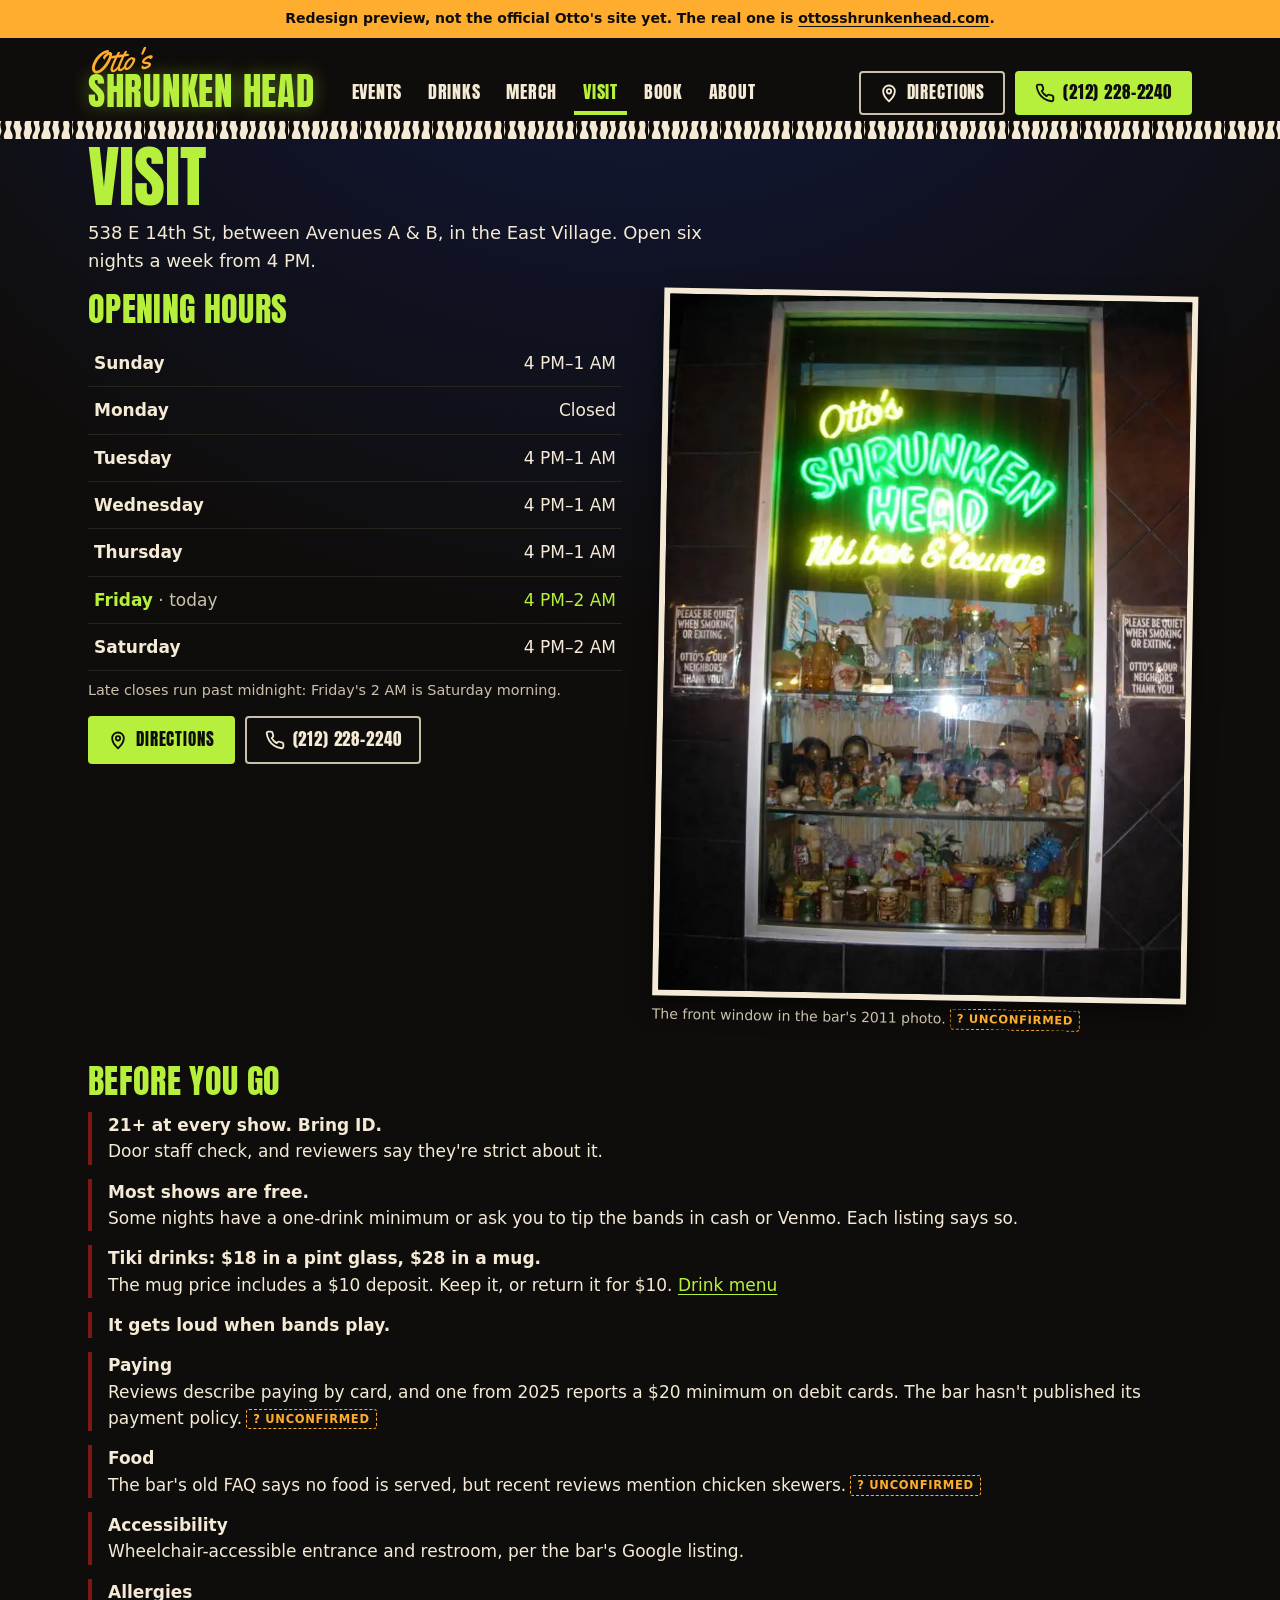
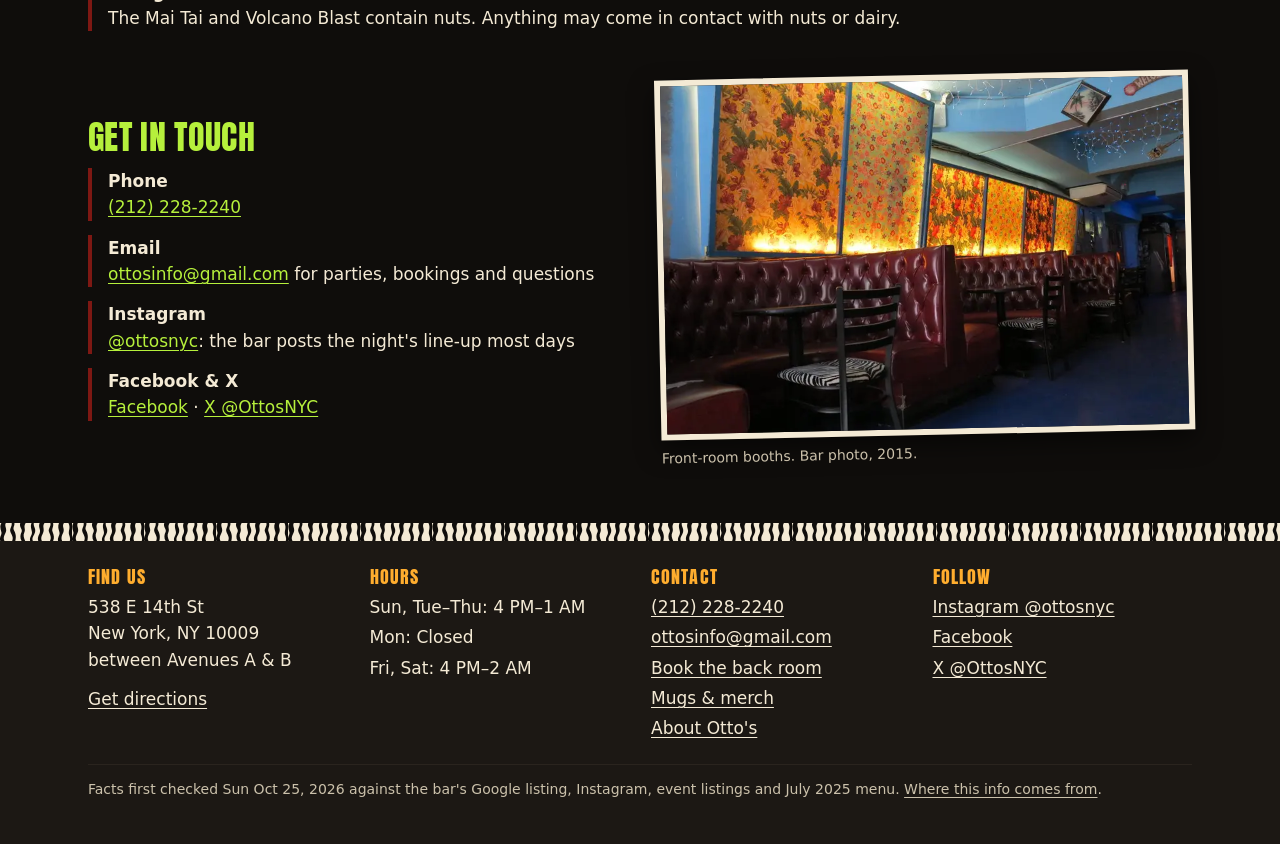
<file: visit.html>
<!doctype html>
<html lang="en">
<head>
<meta charset="utf-8">
<meta name="viewport" content="width=device-width, initial-scale=1, viewport-fit=cover">
<title>Hours, address &amp; directions · Otto's Shrunken Head</title>
<meta name="description" content="Otto's Shrunken Head, 538 E 14th St between Avenues A &amp; B, East Village. Sun, Tue–Thu 4 PM–1 AM; Mon Closed; Fri, Sat 4 PM–2 AM. 21+.">
<link rel="canonical" href="https://ottosshrunkenhead.com/visit.html">
<meta name="robots" content="noindex, nofollow">
<meta name="theme-color" content="#0f0d0b">
<meta property="og:type" content="website">
<meta property="og:site_name" content="Otto's Shrunken Head">
<meta property="og:title" content="Hours, address &amp; directions · Otto's Shrunken Head">
<meta property="og:description" content="Otto's Shrunken Head, 538 E 14th St between Avenues A &amp; B, East Village. Sun, Tue–Thu 4 PM–1 AM; Mon Closed; Fri, Sat 4 PM–2 AM. 21+.">
<meta property="og:url" content="https://ottosshrunkenhead.com/visit.html">
<meta property="og:image" content="https://ottosshrunkenhead.com/assets/img/front-window-675.webp">
<link rel="icon" href="assets/favicon.svg" type="image/svg+xml">
<link rel="preload" href="assets/fonts/anton.woff2" as="font" type="font/woff2" crossorigin>
<style>@font-face{font-family:"Anton";src:url("assets/fonts/anton.woff2") format("woff2");font-display:swap}@font-face{font-family:"Yellowtail";src:url("assets/fonts/yellowtail.woff2") format("woff2");font-display:swap}@font-face{font-family:"Anton fallback";src:local("Impact"),local("Arial Narrow Bold"),local("Arial Bold");size-adjust:104%;ascent-override:118%;descent-override:33%}:root{--ink:#0f0d0b;--ink-2:#1c1814;--ink-3:#2a241e;--bone:#f4ead5;--bone-dim:#cbc1ab;--paper:#efe3c8;--lime:#b6f03c;--amber:#ffad2e;--oxblood:#7e1813;--stamp:#a8241a;--blue:#1733b0;--night:#0c1652;--pink:#ff86b9;--sky:#a9bcff;--f-display:"Anton","Anton fallback",Impact,"Arial Narrow Bold",sans-serif;--f-script:"Yellowtail","Brush Script MT",cursive;--f-body:system-ui,-apple-system,"Segoe UI",Roboto,"Helvetica Neue",Arial,sans-serif;--gutter:16px;--max:1160px;--bar-h:64px;--zebra:url("data:image/svg+xml,%3Csvg xmlns='http://www.w3.org/2000/svg' viewBox='0 0 160 40' preserveAspectRatio='none'%3E%3Crect width='160' height='40' fill='%23f4ead5'/%3E%3Cg fill='%230f0d0b'%3E%3Cpath d='M3 0h10c-4 7 3 12 0 20s-7 13-3 20H1c-4-8 4-13 2-20S-1 7 3 0z'/%3E%3Cpath d='M26 0h6c1 6-4 10-1 16s6 12 3 24h-7c4-9-2-14-4-21s4-11 3-19z'/%3E%3Cpath d='M45 0h12c-6 9 1 13-3 21-3 6-1 12 2 19h-8c-4-7-3-14 0-20s-6-11-3-20z'/%3E%3Cpath d='M70 0h5c-1 8 5 12 3 20s-8 12-5 20h-6c-2-9 5-13 4-20S67 8 70 0z'/%3E%3Cpath d='M88 0h11c-5 6-1 11-2 17-1 8-8 13-4 23h-8c-3-10 4-14 4-22 0-6-4-10-1-18z'/%3E%3Cpath d='M112 0h6c2 9-4 12-1 20s4 13 1 20h-7c4-7 1-13-2-20s5-12 3-20z'/%3E%3Cpath d='M131 0h11c-5 8 2 12-1 20-3 7-6 12-3 20h-9c-2-8 5-13 3-20s-4-12-1-20z'/%3E%3Cpath d='M152 0h8v40h-5c3-8-3-13-2-20s3-12-1-20z'/%3E%3C/g%3E%3C/svg%3E")}*,*::before,*::after{box-sizing:border-box}html{-webkit-text-size-adjust:100%;text-size-adjust:100%;scroll-padding-top:16px;scroll-padding-bottom:calc(var(--bar-h) + 24px)}body{margin:0;background:var(--ink);background-image:radial-gradient(120% 60% at 50% -10%,rgba(23,51,176,.38),transparent 60%);background-repeat:no-repeat;color:var(--bone);font:400 1.0625rem/1.55 var(--f-body);padding-bottom:calc(var(--bar-h) + env(safe-area-inset-bottom));overflow-wrap:break-word}img{max-width:100%;height:auto;display:block}a{color:var(--lime);text-underline-offset:.18em;text-decoration-thickness:.08em}a:hover{color:var(--bone)}:focus-visible{outline:3px solid var(--amber);outline-offset:3px;border-radius:2px}h1,h2,h3{line-height:1.05;margin:0}p{margin:0 0 .8em}ul,ol{margin:0;padding:0}[hidden]{display:none !important}.sr-only{position:absolute;width:1px;height:1px;padding:0;margin:-1px;overflow:hidden;clip:rect(0,0,0,0);white-space:nowrap;border:0}.skip{position:absolute;left:8px;top:-60px;z-index:50;background:var(--lime);color:var(--ink);padding:10px 14px;font-weight:700}.skip:focus{top:8px}.wrap{max-width:var(--max);margin:0 auto;padding:0 var(--gutter)}.zebra{height:18px;background:var(--zebra) repeat-x left center / 72px 100%}.preview-bar{margin:0;padding:8px var(--gutter);background:var(--amber);color:var(--ink);font-size:.875rem;font-weight:700;text-align:center}.preview-bar a{color:var(--ink)}.mast{background:var(--ink)}.mast__in{max-width:var(--max);margin:0 auto;padding:8px var(--gutter) 0;display:grid;grid-template-columns:1fr;align-items:end}.logo{display:inline-flex;flex-direction:column;text-decoration:none;color:inherit;padding:2px 0 4px;width:max-content}.logo__otto{font:400 1.5rem/0.8 var(--f-script);color:var(--amber);transform:rotate(-6deg);transform-origin:left bottom;margin-left:2px}.logo__head{font:400 1.75rem/1 var(--f-display);text-transform:uppercase;color:var(--lime);letter-spacing:.02em;margin-top:-2px;text-shadow:0 0 18px rgba(182,240,60,.35)}.nav{min-width:0}.nav ul{list-style:none;display:flex;gap:0;margin:0 calc(var(--gutter) * -1);padding:0 calc(var(--gutter) - 7px);overflow-x:auto;scrollbar-width:none}.nav ul::-webkit-scrollbar{display:none}.nav a{display:flex;align-items:center;min-height:44px;padding:0 7px;white-space:nowrap;font:400 1rem/1 var(--f-display);text-transform:uppercase;letter-spacing:.04em;color:var(--bone);text-decoration:none;border-bottom:4px solid transparent}.nav a:hover{color:var(--lime)}.nav a[aria-current="page"]{color:var(--lime);border-bottom-color:var(--lime)}.mast__cta{display:none}.btn{display:inline-flex;align-items:center;justify-content:center;gap:8px;min-height:48px;padding:0 18px;border-radius:4px;font:400 1.0625rem/1 var(--f-display);text-transform:uppercase;letter-spacing:.05em;text-decoration:none;color:var(--ink);background:var(--lime);border:2px solid var(--lime)}.btn:hover{background:var(--bone);border-color:var(--bone);color:var(--ink)}.btn--ghost{background:transparent;color:var(--bone);border-color:var(--bone-dim)}.btn--ghost:hover{background:var(--bone);color:var(--ink)}.btn svg{width:20px;height:20px;flex:none}.btns{display:flex;flex-wrap:wrap;gap:10px}.unc{display:inline-block;vertical-align:.1em;margin-left:.35em;font:700 .72rem/1 var(--f-body);letter-spacing:.06em;text-transform:uppercase;color:var(--amber);border:1.5px dashed var(--amber);border-radius:3px;padding:4px 6px 3px;text-decoration:none;white-space:nowrap}.unc::before{content:"? "}.unc:hover{background:var(--amber);color:var(--ink)}.flyer .unc,.paper .unc{color:var(--stamp);border-color:var(--stamp)}.flyer .unc:hover,.paper .unc:hover{background:var(--stamp);color:var(--paper)}.unc-note{color:var(--bone-dim);font-size:.9rem}.kicker{font:700 .8125rem/1.3 var(--f-body);text-transform:uppercase;letter-spacing:.12em;color:var(--bone-dim);margin:14px 0 10px}.status{display:grid;grid-template-columns:56px 1fr;gap:4px 14px;align-items:center;margin-bottom:18px}.status__state{font:400 2.75rem/0.95 var(--f-display);text-transform:uppercase;letter-spacing:.01em;color:var(--lime)}.status[data-open="false"] .status__state{color:var(--bone)}.status__detail{margin:2px 0 0;font-weight:600}.status__where{grid-column:1 / -1;margin:6px 0 0;color:var(--bone-dim)}.status__where a{color:var(--bone);font-weight:700}.puffer{width:56px;height:64px}.puffer svg{width:100%;height:100%;overflow:visible}.puffer .p-body{fill:url(#pufLit)}.puffer .p-spike{fill:#e2731f}.puffer[data-lit="true"] svg{filter:drop-shadow(0 0 10px rgba(255,173,46,.85));animation:glow 3.2s ease-in-out infinite}.puffer[data-lit="false"] .p-body{fill:#4b4339}.puffer[data-lit="false"] .p-spike{fill:#3a332c}@keyframes glow{50%{filter:drop-shadow(0 0 4px rgba(255,173,46,.55))}}.home-top{display:grid;grid-template-areas:"status" "flyer" "quick"}.home-top>.status{grid-area:status}.home-top>.tonight{grid-area:flyer}.home-top>.quick{grid-area:quick}.quick ul{list-style:none;display:grid;gap:8px;margin:4px 0 0}.quick li{padding:10px 12px;background:var(--ink-2);border-left:4px solid var(--lime)}.quick b{color:var(--lime);font-weight:800}.desk-only{display:none}.flyer{position:relative;color:var(--ink);background-color:var(--paper);background-image:radial-gradient(rgba(15,13,11,.09) 1px,transparent 1.3px);background-size:5px 5px;padding:22px 18px 18px;transform:rotate(-.6deg);box-shadow:0 14px 30px rgba(0,0,0,.55);margin:6px 4px 22px}.flyer::before,.flyer::after{content:"";position:absolute;top:-10px;width:74px;height:22px;background:rgba(244,234,213,.62);box-shadow:0 1px 2px rgba(0,0,0,.25)}.flyer::before{left:14px;transform:rotate(-7deg)}.flyer::after{right:14px;transform:rotate(6deg)}.flyer a{color:var(--ink)}.stamp{display:inline-block;font:400 1rem/1 var(--f-display);text-transform:uppercase;letter-spacing:.08em;color:var(--stamp);border:3px solid var(--stamp);padding:5px 8px 4px;transform:rotate(-2deg);margin:0 0 12px}.flyer__show + .flyer__show{border-top:2px dashed rgba(15,13,11,.35);margin-top:14px;padding-top:14px}.flyer__title{font:400 2rem/1 var(--f-display);text-transform:uppercase;letter-spacing:.01em}.flyer__meta{margin:6px 0 8px;font-weight:700}.flyer__more{display:inline-block;margin-top:12px;font-weight:700;min-height:24px}.flyer--quiet .flyer__title{font-size:1.6rem}.lineup{list-style:none;display:grid;gap:3px}.lineup li{display:grid;grid-template-columns:4.6em 1fr;gap:8px;align-items:baseline}.lineup__t{font-weight:700;font-variant-numeric:tabular-nums;font-size:.95rem}.lineup__act{font:400 1.25rem/1.15 var(--f-display);text-transform:uppercase;letter-spacing:.02em}.lineup--dark .lineup__t{color:var(--bone-dim)}.section{padding:34px 0 10px}.section__kick{font:400 1.6rem/1 var(--f-script);color:var(--amber);margin:0 0 2px}.section__h{font:400 2.1rem/1 var(--f-display);text-transform:uppercase;color:var(--lime);margin-bottom:14px;letter-spacing:.01em}.section__lede{color:var(--bone-dim);max-width:60ch}.page-h{font:400 3rem/0.95 var(--f-display);text-transform:uppercase;color:var(--lime);margin:6px 0 10px}.page-lede{font-size:1.125rem;max-width:56ch}.stubs{list-style:none;display:grid;gap:10px}.stub{display:grid;grid-template-columns:64px 1fr;gap:0;background:var(--ink-2);border-left:6px solid var(--oxblood);text-decoration:none;color:var(--bone);min-height:72px}.stub:hover{background:var(--ink-3);color:var(--bone)}.stub__date{display:grid;place-content:center;text-align:center;border-right:2px dashed var(--ink-3);padding:8px 4px}.stub__dow{font:700 .75rem/1 var(--f-body);text-transform:uppercase;letter-spacing:.1em;color:var(--amber)}.stub__day{font:400 1.9rem/1 var(--f-display)}.stub__mon{font:700 .75rem/1 var(--f-body);text-transform:uppercase;letter-spacing:.1em;color:var(--bone-dim)}.stub__body{padding:10px 12px}.stub__title{font:400 1.25rem/1.1 var(--f-display);text-transform:uppercase;display:block}.stub__line{display:-webkit-box;-webkit-line-clamp:2;-webkit-box-orient:vertical;overflow:hidden;color:var(--bone-dim);font-size:.95rem;margin-top:3px}.kind{display:inline-block;font:700 .72rem/1 var(--f-body);letter-spacing:.08em;text-transform:uppercase;padding:4px 6px 3px;border-radius:2px;color:var(--ink);background:var(--bone);vertical-align:.15em}.kind--music{background:var(--lime)}.kind--dj{background:var(--amber)}.kind--comedy{background:var(--pink)}.kind--openmic{background:var(--bone)}.kind--words{background:var(--sky)}.kind--market,.kind--party{background:var(--amber)}.week{list-style:none;display:grid;gap:14px}.week__day{background:var(--ink-2);padding:14px 14px 10px;border-top:4px solid var(--blue)}.week__name{font:400 1.5rem/1 var(--f-display);text-transform:uppercase;color:var(--bone);margin-bottom:8px}.week__list{list-style:none;display:grid;gap:10px}.week__which{font:700 .78rem/1.2 var(--f-body);text-transform:uppercase;letter-spacing:.08em;color:var(--amber)}.week__title{font-weight:700}.week__desc{color:var(--bone-dim);font-size:.95rem}.week__closed{color:var(--bone-dim)}.picks{list-style:none;display:grid;gap:0;max-width:640px}.picks li{display:grid;grid-template-columns:6.6em 1fr;gap:10px;align-items:baseline;padding:9px 0;border-bottom:1px dashed var(--ink-3)}.picks__when{font:700 .8rem/1.2 var(--f-body);text-transform:uppercase;letter-spacing:.08em;color:var(--amber)}.picks a{color:var(--bone);font-weight:700;text-decoration:none;min-height:24px}.picks__desc{display:block;color:var(--bone-dim);font-size:.92rem;font-weight:400}.picks a:hover{color:var(--lime);text-decoration:underline}.photo{margin:0;position:relative}.photo img{width:100%;border:6px solid var(--bone);box-shadow:0 10px 24px rgba(0,0,0,.5)}.photo figcaption{font-size:.875rem;color:var(--bone-dim);margin-top:8px}.tilt-l{transform:rotate(-1.2deg)}.tilt-r{transform:rotate(1deg)}.split{display:grid;gap:20px;align-items:center}.panel{background:var(--ink-2);padding:18px;border-top:4px solid var(--oxblood)}.panel--blue{border-top-color:var(--blue)}.panel--lime{border-top-color:var(--lime)}.deal{display:grid;grid-template-columns:repeat(3,1fr);gap:8px;margin:10px 0 14px}.deal__item{background:var(--ink-2);border:2px solid var(--ink-3);padding:10px 8px;text-align:center}.deal__price{display:block;font:400 2rem/1 var(--f-display);color:var(--lime)}.deal__label{display:block;font-size:.85rem;color:var(--bone-dim);margin-top:4px;line-height:1.25}.mug-ico{width:44px;height:54px;color:var(--lime)}.chips{list-style:none;display:flex;flex-wrap:wrap;gap:8px;margin:12px 0 6px}.chips a{display:inline-flex;align-items:center;min-height:40px;padding:0 14px;border-radius:999px;border:2px solid var(--bone-dim);color:var(--bone);text-decoration:none;font-weight:700;font-size:.95rem}.chips a:hover{border-color:var(--lime);color:var(--lime)}.day{margin-top:26px}.day__h{position:sticky;top:0;z-index:2;background:var(--ink);display:flex;align-items:baseline;gap:10px;flex-wrap:wrap;padding:10px 0 8px;border-bottom:3px solid var(--bone)}.day__dow{font:400 1.8rem/1 var(--f-display);text-transform:uppercase;color:var(--bone)}.day__date{font:400 1.8rem/1 var(--f-display);text-transform:uppercase;color:var(--bone-dim)}.day__tonight{font:400 1rem/1 var(--f-display);text-transform:uppercase;letter-spacing:.08em;background:var(--lime);color:var(--ink);padding:5px 8px 4px}.show{padding:16px 0 14px;border-bottom:1px solid var(--ink-3)}.show__top{display:flex;align-items:baseline;gap:10px;flex-wrap:wrap;margin-bottom:4px}.show__time{font-weight:800;font-variant-numeric:tabular-nums}.show__title{font:400 1.6rem/1.05 var(--f-display);text-transform:uppercase;letter-spacing:.01em;margin-bottom:8px}.show__desc{color:var(--bone-dim);margin:8px 0 0;max-width:62ch}.show__cover{display:inline-block;margin-top:8px;font-weight:700;color:var(--lime)}.show__flag{margin-top:8px}.regulars{background:var(--night);margin-top:40px;padding:34px 0 30px}.regulars .week__day{background:rgba(255,255,255,.05);border-top-color:var(--lime)}.menu-sec{padding-top:26px}.menu-sec__h{font:400 1.9rem/1 var(--f-display);text-transform:uppercase;color:var(--lime);display:flex;align-items:center;gap:8px;flex-wrap:wrap}.menu-sec__note{color:var(--amber);font-weight:700;margin:6px 0 10px}.drinks{list-style:none;display:grid;gap:0}.drink{padding:12px 0;border-bottom:1px dashed var(--ink-3)}.drink__row{display:flex;justify-content:space-between;gap:12px;align-items:baseline}.drink__name{font:400 1.35rem/1.1 var(--f-display);text-transform:uppercase;letter-spacing:.02em}.drink__price{font-weight:800;color:var(--lime);text-align:right;max-width:11em;flex:none}.drink__desc{color:var(--bone-dim);margin:3px 0 0}.flag{display:inline-block;font:700 .72rem/1 var(--f-body);text-transform:uppercase;letter-spacing:.08em;color:var(--ink);background:var(--amber);padding:4px 6px 3px;border-radius:2px;margin-left:6px;vertical-align:.2em}.prods{list-style:none;display:grid;grid-template-columns:repeat(2,1fr);gap:18px 12px;margin-top:8px}.prod img{width:100%;height:auto;aspect-ratio:4 / 5;object-fit:cover;border:5px solid var(--bone);background:var(--paper)}.prod--out img{filter:grayscale(1);opacity:.55}.prod__name{font:400 1.15rem/1.1 var(--f-display);text-transform:uppercase;letter-spacing:.02em;margin-top:8px}.prod__meta{display:flex;gap:8px;align-items:center;margin:4px 0 0}.prod__price{font-weight:800;color:var(--lime)}.prod__out{font:700 .72rem/1 var(--f-body);text-transform:uppercase;letter-spacing:.08em;color:var(--ink);background:var(--bone-dim);padding:4px 6px 3px;border-radius:2px}.prod__note{color:var(--bone-dim);font-size:.9rem;margin:2px 0 0}.prod__drink{color:var(--amber);font-size:.9rem;font-weight:700;margin:4px 0 0}.prod__buy{display:grid;gap:8px;margin-top:10px}.prod__size{display:grid;gap:4px;font-size:.85rem;font-weight:700;color:var(--bone-dim)}.prod__size select{min-height:40px;padding:0 8px;font:inherit;font-weight:400;color:var(--bone);background:var(--ink-2);border:2px solid var(--ink-3);border-radius:4px}.btn--small{min-height:44px;padding:0 12px;font-size:1rem}.btn.is-added{background:var(--amber);border-color:var(--amber)}.btn.is-added::after{content:" ✓"}.btn:disabled{opacity:.45;cursor:not-allowed}.pairs{list-style:none;display:grid;gap:0;max-width:720px}.pairs li{display:grid;grid-template-columns:48px 1fr;grid-template-rows:auto auto;column-gap:12px;align-items:center;padding:8px 0;border-bottom:1px dashed var(--ink-3)}.pairs img,.pairs__none{grid-row:1 / 3;width:48px;height:60px;object-fit:cover;border:3px solid var(--bone);background:var(--paper)}.pairs__none{border-style:dashed;border-color:var(--ink-3);background:transparent}.pairs__drink{font:400 1.2rem/1.1 var(--f-display);text-transform:uppercase;letter-spacing:.02em;color:var(--bone)}.pairs__mug{color:var(--bone-dim);font-size:.95rem}.pairs__mug a{color:var(--lime)}.drink__mug{display:block;color:var(--amber);font-size:.9rem;margin-top:2px}.drink__mug a{color:var(--amber)}.thanks{background:var(--lime);color:var(--ink);font-weight:700;padding:12px 14px;margin:16px 0 0}.cart-fab{position:fixed;right:14px;bottom:calc(var(--bar-h) + 14px + env(safe-area-inset-bottom));z-index:25;display:inline-flex;align-items:center;gap:8px;min-height:52px;padding:0 18px;border-radius:999px;font:400 1.1rem/1 var(--f-display);text-transform:uppercase;letter-spacing:.05em;color:var(--ink);background:var(--amber);border:3px solid var(--ink);box-shadow:0 8px 24px rgba(0,0,0,.55);cursor:pointer}.cart-fab svg{width:22px;height:22px}dialog.cart{width:min(520px,calc(100vw - 24px));max-height:calc(100vh - 32px);padding:18px;border:0;color:var(--ink);background:var(--paper);box-shadow:0 20px 60px rgba(0,0,0,.7)}dialog.cart::backdrop{background:rgba(15,13,11,.75)}.cart a{color:var(--ink)}.cart__head{display:flex;justify-content:space-between;align-items:center;gap:12px;border-bottom:3px solid var(--ink);padding-bottom:8px}.cart__head h2{font:400 1.8rem/1 var(--f-display);text-transform:uppercase}.cart__x{min-height:44px;padding:0 12px;font:700 .95rem/1 var(--f-body);background:transparent;border:2px solid var(--ink);border-radius:4px;color:var(--ink);cursor:pointer}.cart__empty{margin:16px 0}.cart__lines{list-style:none;display:grid}.cart__line{display:grid;grid-template-columns:1fr auto;grid-template-areas:"name price" "qty rm";gap:6px 10px;padding:12px 0;border-bottom:1px dashed rgba(15,13,11,.35)}.cart__name{grid-area:name;font:400 1.15rem/1.15 var(--f-display);text-transform:uppercase}.cart__price{grid-area:price;font-weight:800}.cart__qty{grid-area:qty;display:inline-flex;align-items:center;gap:10px}.cart__qty button{width:40px;height:40px;font:700 1.2rem/1 var(--f-body);background:var(--ink);color:var(--paper);border:0;border-radius:4px;cursor:pointer}.cart__rm{grid-area:rm;justify-self:end;min-height:40px;background:none;border:0;color:var(--stamp);font:700 .9rem/1 var(--f-body);text-decoration:underline;cursor:pointer}.cart__sums{margin:12px 0;display:grid;gap:4px}.cart__sums div{display:flex;justify-content:space-between}.cart__sums dt,.cart__sums dd{margin:0}.cart__total{font-weight:800;font-size:1.15rem;border-top:2px solid var(--ink);padding-top:6px}.cart__warn{background:var(--stamp);color:var(--paper);font-weight:700;padding:10px 12px}.cart__go{width:100%}.cart__go:hover{background:var(--ink);border-color:var(--ink);color:var(--paper)}.cart__off{background:var(--amber);padding:10px 12px;font-weight:700;margin-top:10px}.cart__off:focus{outline:3px solid var(--ink)}.cart__fine{font-size:.85rem;margin:10px 0 0;color:#4a4036}.press{list-style:none;display:grid;gap:12px}.press li{padding-left:14px;border-left:4px solid var(--blue)}.press__outlet{display:block;font:700 .78rem/1.3 var(--f-body);text-transform:uppercase;letter-spacing:.08em;color:var(--amber)}.press__title{color:var(--bone)}.legends b{font:400 1.25rem/1.15 var(--f-display);text-transform:uppercase;letter-spacing:.02em;color:var(--lime)}.hours{width:100%;border-collapse:collapse;font-size:1.0625rem}.hours th,.hours td{text-align:left;padding:10px 6px;border-bottom:1px solid var(--ink-3)}.hours th{font-weight:700}.hours td{text-align:right;font-variant-numeric:tabular-nums}.hours tr.is-today th,.hours tr.is-today td{color:var(--lime)}.hours tr.is-today th::after{content:" · today";font-weight:400;color:var(--bone-dim)}.facts{list-style:none;display:grid;gap:14px}.facts li{padding-left:16px;border-left:4px solid var(--oxblood);min-width:0;overflow-wrap:anywhere}.facts b{display:block;color:var(--bone)}.gear{padding-left:1.2em;display:grid;gap:4px}.src-table{width:100%;border-collapse:collapse;font-size:.95rem}.src-table th,.src-table td{text-align:left;vertical-align:top;padding:10px 8px;border-bottom:1px solid var(--ink-3)}.src-table thead th{color:var(--bone-dim);font-size:.8rem;text-transform:uppercase;letter-spacing:.08em}.ok{color:var(--lime);font-weight:700}.no{color:var(--amber);font-weight:700}.table-scroll{overflow-x:auto}.mailto-box{background:var(--paper);color:var(--ink);padding:16px;font-family:ui-monospace,Menlo,monospace;font-size:.9rem;white-space:pre-wrap;margin:10px 0 14px}.foot{margin-top:48px;background:var(--ink-2)}.foot__in{max-width:var(--max);margin:0 auto;padding:26px var(--gutter) 30px;display:grid;gap:22px}.foot h2{font:400 1.15rem/1 var(--f-display);text-transform:uppercase;letter-spacing:.06em;color:var(--amber);margin-bottom:8px}.foot ul{list-style:none;display:grid;gap:4px}.foot a{color:var(--bone);min-height:24px;display:inline-block}.foot__note{color:var(--bone-dim);font-size:.875rem;border-top:1px solid var(--ink-3);padding-top:14px}.foot__note a{color:var(--bone-dim)}.actbar{position:fixed;left:0;right:0;bottom:0;z-index:20;background:var(--ink);padding-bottom:env(safe-area-inset-bottom);box-shadow:0 -6px 20px rgba(0,0,0,.5)}.actbar .zebra{height:8px;background-size:32px 100%}.actbar ul{list-style:none;display:grid;grid-template-columns:repeat(3,1fr)}.actbar a{display:flex;flex-direction:column;align-items:center;justify-content:center;gap:3px;min-height:58px;color:var(--bone);text-decoration:none;font:400 .95rem/1 var(--f-display);text-transform:uppercase;letter-spacing:.06em}.actbar a:hover{color:var(--lime)}.actbar svg{width:22px;height:22px;color:var(--lime)}.actbar li + li a{border-left:1px solid var(--ink-3)}@media (min-width:700px){:root{--gutter:28px}.page-h{font-size:4.2rem}.split{grid-template-columns:1fr 1fr;gap:36px}.week{grid-template-columns:repeat(2,1fr)}.foot__in{grid-template-columns:repeat(4,1fr)}.foot__note{grid-column:1 / -1}.stubs{grid-template-columns:repeat(2,1fr)}.prods{grid-template-columns:repeat(3,1fr)}}@media (min-width:960px){:root{--bar-h:0px}.cart-fab{bottom:22px;right:22px}body{padding-bottom:0}.actbar{display:none}.mast__in{grid-template-columns:auto 1fr auto;gap:28px;padding-top:12px;padding-bottom:6px}.logo__otto{font-size:1.9rem}.logo__head{font-size:2.3rem}.nav ul{margin:0;padding:0;gap:8px}.nav a{font-size:1.15rem;padding:0 9px}.prods{grid-template-columns:repeat(4,1fr);gap:26px 20px}.mast__cta{display:flex;gap:10px;align-items:center}.mast__cta .btn{min-height:44px}.home-top{grid-template-columns:1fr 1.05fr;grid-template-areas:"status flyer" "quick flyer";grid-template-rows:auto 1fr;column-gap:48px;align-items:start;padding-top:22px}.desk-only{display:block;margin-top:26px;max-width:480px}.status__state{font-size:4.2rem}.status{grid-template-columns:72px 1fr}.puffer{width:72px;height:82px}.flyer{padding:30px 30px 26px}.flyer__title{font-size:2.6rem}.week{grid-template-columns:repeat(3,1fr)}.events-layout{display:grid;grid-template-columns:1fr 340px;gap:48px;align-items:start}.events-aside{position:sticky;top:20px}.menu-cols{columns:2;column-gap:48px}.menu-cols .menu-sec{break-inside:avoid}}@media (prefers-reduced-motion:reduce){*,*::before,*::after{animation:none !important;transition:none !important;scroll-behavior:auto !important}}@media print{.actbar,.mast__cta,.nav,.skip{display:none}body{background:#fff;color:#000}}</style>
<noscript><style>[data-status-live],.puffer{display:none}.nojs-hours{display:block!important}.status{grid-template-columns:1fr}</style></noscript>

<script type="application/ld+json">{"@context":"https://schema.org","@type":"BarOrPub","@id":"https://ottosshrunkenhead.com/#bar","name":"Otto's Shrunken Head","description":"Rock-n-roll tiki bar in the East Village since 2002. Rum drinks in tiki mugs up front, bands, DJs, comedy and open mics in the back room, most nights free.","url":"https://ottosshrunkenhead.com/","image":["https://ottosshrunkenhead.com/assets/img/front-window-675.webp","https://ottosshrunkenhead.com/assets/img/booths-1200.webp","https://ottosshrunkenhead.com/assets/img/back-room-stage-1200.webp"],"telephone":"+1-212-228-2240","email":"ottosinfo@gmail.com","address":{"@type":"PostalAddress","streetAddress":"538 E 14th St","addressLocality":"New York","addressRegion":"NY","postalCode":"10009","addressCountry":"US"},"geo":{"@type":"GeoCoordinates","latitude":40.7294629,"longitude":-73.9786985},"hasMap":"https://www.google.com/maps/search/?api=1&query=Otto's%20Shrunken%20Head%2C%20538%20E%2014th%20St%2C%20New%20York%2C%20NY%2010009","openingHoursSpecification":[{"@type":"OpeningHoursSpecification","dayOfWeek":["Sunday","Tuesday","Wednesday","Thursday"],"opens":"16:00","closes":"01:00"},{"@type":"OpeningHoursSpecification","dayOfWeek":["Friday","Saturday"],"opens":"16:00","closes":"02:00"}],"hasMenu":"https://ottosshrunkenhead.com/drinks.html","foundingDate":"2002","amenityFeature":[{"@type":"LocationFeatureSpecification","name":"Wheelchair-accessible entrance","value":true},{"@type":"LocationFeatureSpecification","name":"Wheelchair-accessible restroom","value":true},{"@type":"LocationFeatureSpecification","name":"Live music","value":true}],"sameAs":["https://www.instagram.com/ottosnyc/","https://www.facebook.com/OttosShrunkenHead","https://x.com/OttosNYC"]}</script>
</head>
<body>
<a class="skip" href="#main">Skip to content</a>
<p class="preview-bar">Redesign preview, not the official Otto's site yet. The real one is <a href="https://ottosshrunkenhead.com/">ottosshrunkenhead.com</a>.</p>
<header class="mast">
<div class="mast__in">
<a class="logo" href="index.html"><span class="logo__otto">Otto's</span><span class="logo__head">Shrunken Head</span><span class="sr-only">, home</span></a>
<nav class="nav" aria-label="Main"><ul><li><a href="events.html">Events</a></li><li><a href="drinks.html">Drinks</a></li><li><a href="merch.html">Merch</a></li><li><a href="visit.html" aria-current="page">Visit</a></li><li><a href="book.html">Book</a></li><li><a href="about.html">About</a></li></ul></nav>
<div class="mast__cta"><a class="btn btn--ghost" href="https://www.google.com/maps/dir/?api=1&amp;destination=Otto's%20Shrunken%20Head%2C%20538%20E%2014th%20St%2C%20New%20York%2C%20NY%2010009"><svg viewBox="0 0 24 24" fill="none" stroke="currentColor" stroke-width="2.2" stroke-linecap="round" stroke-linejoin="round" aria-hidden="true" focusable="false"><path d="M12 22s7-6.2 7-12a7 7 0 1 0-14 0c0 5.8 7 12 7 12z"/><circle cx="12" cy="10" r="2.6"/></svg> Directions</a><a class="btn" href="tel:+12122282240"><svg viewBox="0 0 24 24" fill="none" stroke="currentColor" stroke-width="2.2" stroke-linecap="round" stroke-linejoin="round" aria-hidden="true" focusable="false"><path d="M22 16.9v3a2 2 0 0 1-2.2 2 19.8 19.8 0 0 1-8.6-3.1 19.5 19.5 0 0 1-6-6A19.8 19.8 0 0 1 2.1 4.2 2 2 0 0 1 4.1 2h3a2 2 0 0 1 2 1.7c.1.9.4 1.8.7 2.7a2 2 0 0 1-.5 2.1L8 9.8a16 16 0 0 0 6 6l1.3-1.3a2 2 0 0 1 2.1-.4c.9.3 1.8.6 2.7.7a2 2 0 0 1 1.7 2z"/></svg> (212) 228-2240</a></div>
</div>
<div class="zebra"></div>
</header>
<main id="main">

<div class="wrap">
<h1 class="page-h">Visit</h1>
<p class="page-lede">538 E 14th St, between Avenues A &amp; B, in the East Village. Open six nights a week from 4 PM.</p>
<div class="split" style="align-items:start;margin-top:18px">
<section aria-labelledby="hr-h">
<h2 class="section__h" id="hr-h">Opening hours</h2>
<table class="hours"><caption class="sr-only">Opening hours by day</caption><tbody><tr data-dow="0"><th scope="row">Sunday</th><td>4 PM–1 AM</td></tr><tr data-dow="1"><th scope="row">Monday</th><td>Closed</td></tr><tr data-dow="2"><th scope="row">Tuesday</th><td>4 PM–1 AM</td></tr><tr data-dow="3"><th scope="row">Wednesday</th><td>4 PM–1 AM</td></tr><tr data-dow="4"><th scope="row">Thursday</th><td>4 PM–1 AM</td></tr><tr data-dow="5"><th scope="row">Friday</th><td>4 PM–2 AM</td></tr><tr data-dow="6"><th scope="row">Saturday</th><td>4 PM–2 AM</td></tr></tbody></table>
<p class="unc-note" style="margin-top:8px">Late closes run past midnight: Friday's 2 AM is Saturday morning.</p>
<div class="btns" style="margin-top:14px"><a class="btn" href="https://www.google.com/maps/dir/?api=1&amp;destination=Otto's%20Shrunken%20Head%2C%20538%20E%2014th%20St%2C%20New%20York%2C%20NY%2010009"><svg viewBox="0 0 24 24" fill="none" stroke="currentColor" stroke-width="2.2" stroke-linecap="round" stroke-linejoin="round" aria-hidden="true" focusable="false"><path d="M12 22s7-6.2 7-12a7 7 0 1 0-14 0c0 5.8 7 12 7 12z"/><circle cx="12" cy="10" r="2.6"/></svg> Directions</a><a class="btn btn--ghost" href="tel:+12122282240"><svg viewBox="0 0 24 24" fill="none" stroke="currentColor" stroke-width="2.2" stroke-linecap="round" stroke-linejoin="round" aria-hidden="true" focusable="false"><path d="M22 16.9v3a2 2 0 0 1-2.2 2 19.8 19.8 0 0 1-8.6-3.1 19.5 19.5 0 0 1-6-6A19.8 19.8 0 0 1 2.1 4.2 2 2 0 0 1 4.1 2h3a2 2 0 0 1 2 1.7c.1.9.4 1.8.7 2.7a2 2 0 0 1-.5 2.1L8 9.8a16 16 0 0 0 6 6l1.3-1.3a2 2 0 0 1 2.1-.4c.9.3 1.8.6 2.7.7a2 2 0 0 1 1.7 2z"/></svg> (212) 228-2240</a></div>
</section>
<figure class="photo tilt-r"><img src="assets/img/front-window-675.webp" srcset="assets/img/front-window-480.webp 480w, assets/img/front-window-675.webp 675w" sizes="(min-width: 700px) 45vw, 100vw" width="675" height="900" alt="Otto's front window at night: green neon reading Otto's Shrunken Head, Tiki bar &amp; lounge, above shelves crowded with tiki mugs." loading="lazy" decoding="async"><figcaption>The front window in the bar's 2011 photo.<a class="unc" href="sources.html#f-window-sign" title="Seen in the bar's own photo from 2011. No recent photo checked.">Unconfirmed<span class="sr-only">: Green neon Shrunken Head sign in the front window. See sources</span></a></figcaption></figure>
</div>

<section class="section" aria-labelledby="bg-h">
<h2 class="section__h" id="bg-h">Before you go</h2>
<ul class="facts"><li><b>21+ at every show. Bring ID.</b>Door staff check, and reviewers say they're strict about it.</li><li><b>Most shows are free.</b>Some nights have a one-drink minimum or ask you to tip the bands in cash or Venmo. Each listing says so.</li><li><b>Tiki drinks: $18 in a pint glass, $28 in a mug.</b>The mug price includes a $10 deposit. Keep it, or return it for $10. <a href="drinks.html">Drink menu</a></li><li><b>It gets loud when bands play.</b></li><li><b>Paying</b>Reviews describe paying by card, and one from 2025 reports a $20 minimum on debit cards. The bar hasn't published its payment policy.<a class="unc" href="sources.html#f-payment" title="No bar source says what's accepted. Reviews describe paying by card, and one 2025 review reports a $20 minimum on debit cards.">Unconfirmed<span class="sr-only">: Payment methods (cash / cards). See sources</span></a></li><li><b>Food</b>The bar's old FAQ says no food is served, but recent reviews mention chicken skewers.<a class="unc" href="sources.html#f-food" title="The old FAQ says Otto's doesn't serve food, but Google's review topics include 'chicken skewers'.">Unconfirmed<span class="sr-only">: Food. See sources</span></a></li><li><b>Accessibility</b>Wheelchair-accessible entrance and restroom, per the bar's Google listing.</li><li><b>Allergies</b>The Mai Tai and Volcano Blast contain nuts. Anything may come in contact with nuts or dairy.</li></ul>
</section>

<section class="section split" aria-labelledby="ct-h">
<div>
<h2 class="section__h" id="ct-h">Get in touch</h2>
<ul class="facts">
<li><b>Phone</b><a href="tel:+12122282240">(212) 228-2240</a></li>
<li><b>Email</b><a href="mailto:ottosinfo@gmail.com">ottosinfo@gmail.com</a> for parties, bookings and questions</li>
<li><b>Instagram</b><a href="https://www.instagram.com/ottosnyc/">@ottosnyc</a>: the bar posts the night's line-up most days</li>
<li><b>Facebook & X</b><a href="https://www.facebook.com/OttosShrunkenHead">Facebook</a> · <a href="https://x.com/OttosNYC">X @OttosNYC</a></li>
</ul>
</div>
<figure class="photo tilt-l"><img src="assets/img/booths-800.webp" srcset="assets/img/booths-480.webp 480w, assets/img/booths-800.webp 800w, assets/img/booths-1200.webp 1200w" sizes="(min-width: 700px) 45vw, 100vw" width="1200" height="801" alt="Red tufted leather booths under backlit orange floral panels, with a zebra-print chair, in the front room." loading="lazy" decoding="async"><figcaption>Front-room booths. Bar photo, 2015.</figcaption></figure>
</section>
</div>
</main>
<footer class="foot">
<div class="zebra"></div>
<div class="foot__in">
<section aria-labelledby="ft-find"><h2 id="ft-find">Find us</h2><p>538 E 14th St<br>New York, NY 10009<br>between Avenues A &amp; B</p><a href="https://www.google.com/maps/dir/?api=1&amp;destination=Otto's%20Shrunken%20Head%2C%20538%20E%2014th%20St%2C%20New%20York%2C%20NY%2010009">Get directions</a></section>
<section aria-labelledby="ft-hours"><h2 id="ft-hours">Hours</h2><ul><li>Sun, Tue–Thu: 4 PM–1 AM</li><li>Mon: Closed</li><li>Fri, Sat: 4 PM–2 AM</li></ul></section>
<section aria-labelledby="ft-contact"><h2 id="ft-contact">Contact</h2><ul><li><a href="tel:+12122282240">(212) 228-2240</a></li><li><a href="mailto:ottosinfo@gmail.com">ottosinfo@gmail.com</a></li><li><a href="book.html">Book the back room</a></li><li><a href="merch.html">Mugs & merch</a></li><li><a href="about.html">About Otto's</a></li></ul></section>
<section aria-labelledby="ft-follow"><h2 id="ft-follow">Follow</h2><ul><li><a href="https://www.instagram.com/ottosnyc/">Instagram @ottosnyc</a></li><li><a href="https://www.facebook.com/OttosShrunkenHead">Facebook</a></li><li><a href="https://x.com/OttosNYC">X @OttosNYC</a></li></ul></section>
<p class="foot__note">Facts first checked Sun Oct 25, 2026 against the bar's Google listing, Instagram, event listings and July 2025 menu. <a href="sources.html">Where this info comes from</a>.</p>
</div>
</footer>
<nav class="actbar" aria-label="Quick actions">
<div class="zebra"></div>
<ul>
<li><a href="https://www.google.com/maps/dir/?api=1&amp;destination=Otto's%20Shrunken%20Head%2C%20538%20E%2014th%20St%2C%20New%20York%2C%20NY%2010009"><svg viewBox="0 0 24 24" fill="none" stroke="currentColor" stroke-width="2.2" stroke-linecap="round" stroke-linejoin="round" aria-hidden="true" focusable="false"><path d="M12 22s7-6.2 7-12a7 7 0 1 0-14 0c0 5.8 7 12 7 12z"/><circle cx="12" cy="10" r="2.6"/></svg>Directions</a></li>
<li><a href="tel:+12122282240"><svg viewBox="0 0 24 24" fill="none" stroke="currentColor" stroke-width="2.2" stroke-linecap="round" stroke-linejoin="round" aria-hidden="true" focusable="false"><path d="M22 16.9v3a2 2 0 0 1-2.2 2 19.8 19.8 0 0 1-8.6-3.1 19.5 19.5 0 0 1-6-6A19.8 19.8 0 0 1 2.1 4.2 2 2 0 0 1 4.1 2h3a2 2 0 0 1 2 1.7c.1.9.4 1.8.7 2.7a2 2 0 0 1-.5 2.1L8 9.8a16 16 0 0 0 6 6l1.3-1.3a2 2 0 0 1 2.1-.4c.9.3 1.8.6 2.7.7a2 2 0 0 1 1.7 2z"/></svg>Call</a></li>
<li><a href="events.html"><svg viewBox="0 0 24 24" fill="none" stroke="currentColor" stroke-width="2.2" stroke-linecap="round" stroke-linejoin="round" aria-hidden="true" focusable="false"><rect x="3" y="4" width="18" height="18" rx="2"/><path d="M16 2v4M8 2v4M3 10h18"/></svg>Shows</a></li>
</ul>
</nav>
<script>window.OTTO_HOURS=[[16,25],null,[16,25],[16,25],[16,25],[16,26],[16,26]];(function () {
var H = window.OTTO_HOURS;
var SHORT = ['Sun', 'Mon', 'Tue', 'Wed', 'Thu', 'Fri', 'Sat'];
var LONG = ['Sunday', 'Monday', 'Tuesday', 'Wednesday', 'Thursday', 'Friday', 'Saturday'];
var p = {};
try {
new Intl.DateTimeFormat('en-US', { timeZone: 'America/New_York', year: 'numeric', month: '2-digit', day: '2-digit', hour: '2-digit', minute: '2-digit', hourCycle: 'h23', weekday: 'short' })
.formatToParts(new Date()).forEach(function (x) { p[x.type] = x.value; });
} catch (e) { return; }
var dow = SHORT.indexOf(p.weekday), mins = (+p.hour) * 60 + (+p.minute);
var today = p.year + '-' + p.month + '-' + p.day;
function shift(iso, n) { var t = new Date(iso + 'T12:00:00Z'); t.setUTCDate(t.getUTCDate() + n); return t.toISOString().slice(0, 10); }
function clock(h) { var hr = Math.floor(h) % 24, m = Math.round((h % 1) * 60), x = hr % 12 || 12; return x + (m ? ':' + (m < 10 ? '0' : '') + m : '') + (hr < 12 ? ' AM' : ' PM'); }
// Open now?
var y = H[(dow + 6) % 7], t = H[dow], open = false, closeAt = null, late = false;
if (y && y[1] > 24 && mins < (y[1] - 24) * 60) { open = true; closeAt = y[1]; late = true; }
else if (t && mins >= t[0] * 60 && (t[1] > 24 || mins < t[1] * 60)) { open = true; closeAt = t[1]; }
// "Tonight" stays on the previous evening while the bar is still open after midnight
var night = late ? shift(today, -1) : today;
var nightDow = late ? (dow + 6) % 7 : dow;
var detail;
if (open) detail = 'Till ' + clock(closeAt) + (closeAt > 24 && mins >= 12 * 60 ? ' tonight' : '');
else if (t && mins < t[0] * 60) detail = 'Opens today at ' + clock(t[0]);
else {
for (var k = 1; k <= 7; k++) {
var nx = H[(dow + k) % 7];
if (nx) { detail = 'Opens ' + (k === 1 ? 'tomorrow' : LONG[(dow + k) % 7]) + ' at ' + clock(nx[0]); break; }
}
}
var st = document.querySelector('[data-status]');
if (st) {
st.setAttribute('data-open', open ? 'true' : 'false');
st.querySelector('[data-status-state]').textContent = open ? 'Open now' : 'Closed now';
st.querySelector('[data-status-detail]').textContent = detail;
var pf = st.querySelector('.puffer');
if (pf) pf.setAttribute('data-lit', open ? 'true' : 'false');
}
// Tonight's flyer
var flyers = document.querySelectorAll('[data-night]');
if (flyers.length) {
var hit = null;
for (var i = 0; i < flyers.length; i++) if (flyers[i].getAttribute('data-night') === night) hit = flyers[i];
if (!hit) {
var hn = H[nightDow];
hit = document.querySelector(hn ? '[data-night="quiet"]' : '[data-night="closed"]');
var slot = hit && hit.querySelector('[data-fill]');
if (slot) slot.textContent = hn ? LONG[nightDow] + ', ' + clock(hn[0]) + '–' + clock(hn[1]) : (detail || '');
var lab = hit && hit.querySelector('[data-fill-day]');
if (lab) lab.textContent = 'Tonight · ' + LONG[nightDow];
}
for (var j = 0; j < flyers.length; j++) flyers[j].hidden = flyers[j] !== hit;
}
// Upcoming lists: hide past dates, honour data-limit, optionally skip tonight
var lists = document.querySelectorAll('[data-upcoming]');
for (var a = 0; a < lists.length; a++) {
var L = lists[a], limit = +L.getAttribute('data-limit') || 999, after = L.hasAttribute('data-after-tonight'), shown = 0;
var items = L.querySelectorAll('[data-date]');
for (var b = 0; b < items.length; b++) {
var d = items[b].getAttribute('data-date');
var keep = (after ? d > night : d >= night) && shown < limit;
items[b].hidden = !keep;
if (keep) shown++;
}
}
// Day groups on the events page
var days = document.querySelectorAll('[data-day]');
for (var c = 0; c < days.length; c++) {
var dd = days[c].getAttribute('data-day');
days[c].hidden = dd < night;
var badge = days[c].querySelector('[data-tonight-badge]');
if (badge) badge.hidden = dd !== night;
}
var tl = document.querySelector('[data-tonight-link]');
if (tl) tl.hidden = !document.querySelector('[data-day="' + night + '"]');
// Hours table
var rows = document.querySelectorAll('[data-dow]');
for (var r = 0; r < rows.length; r++) {
var isToday = +rows[r].getAttribute('data-dow') === nightDow;
rows[r].classList.toggle('is-today', isToday);
if (isToday) rows[r].setAttribute('aria-current', 'date'); else rows[r].removeAttribute('aria-current');
}
})();</script>
</body>
</html>
</file>
